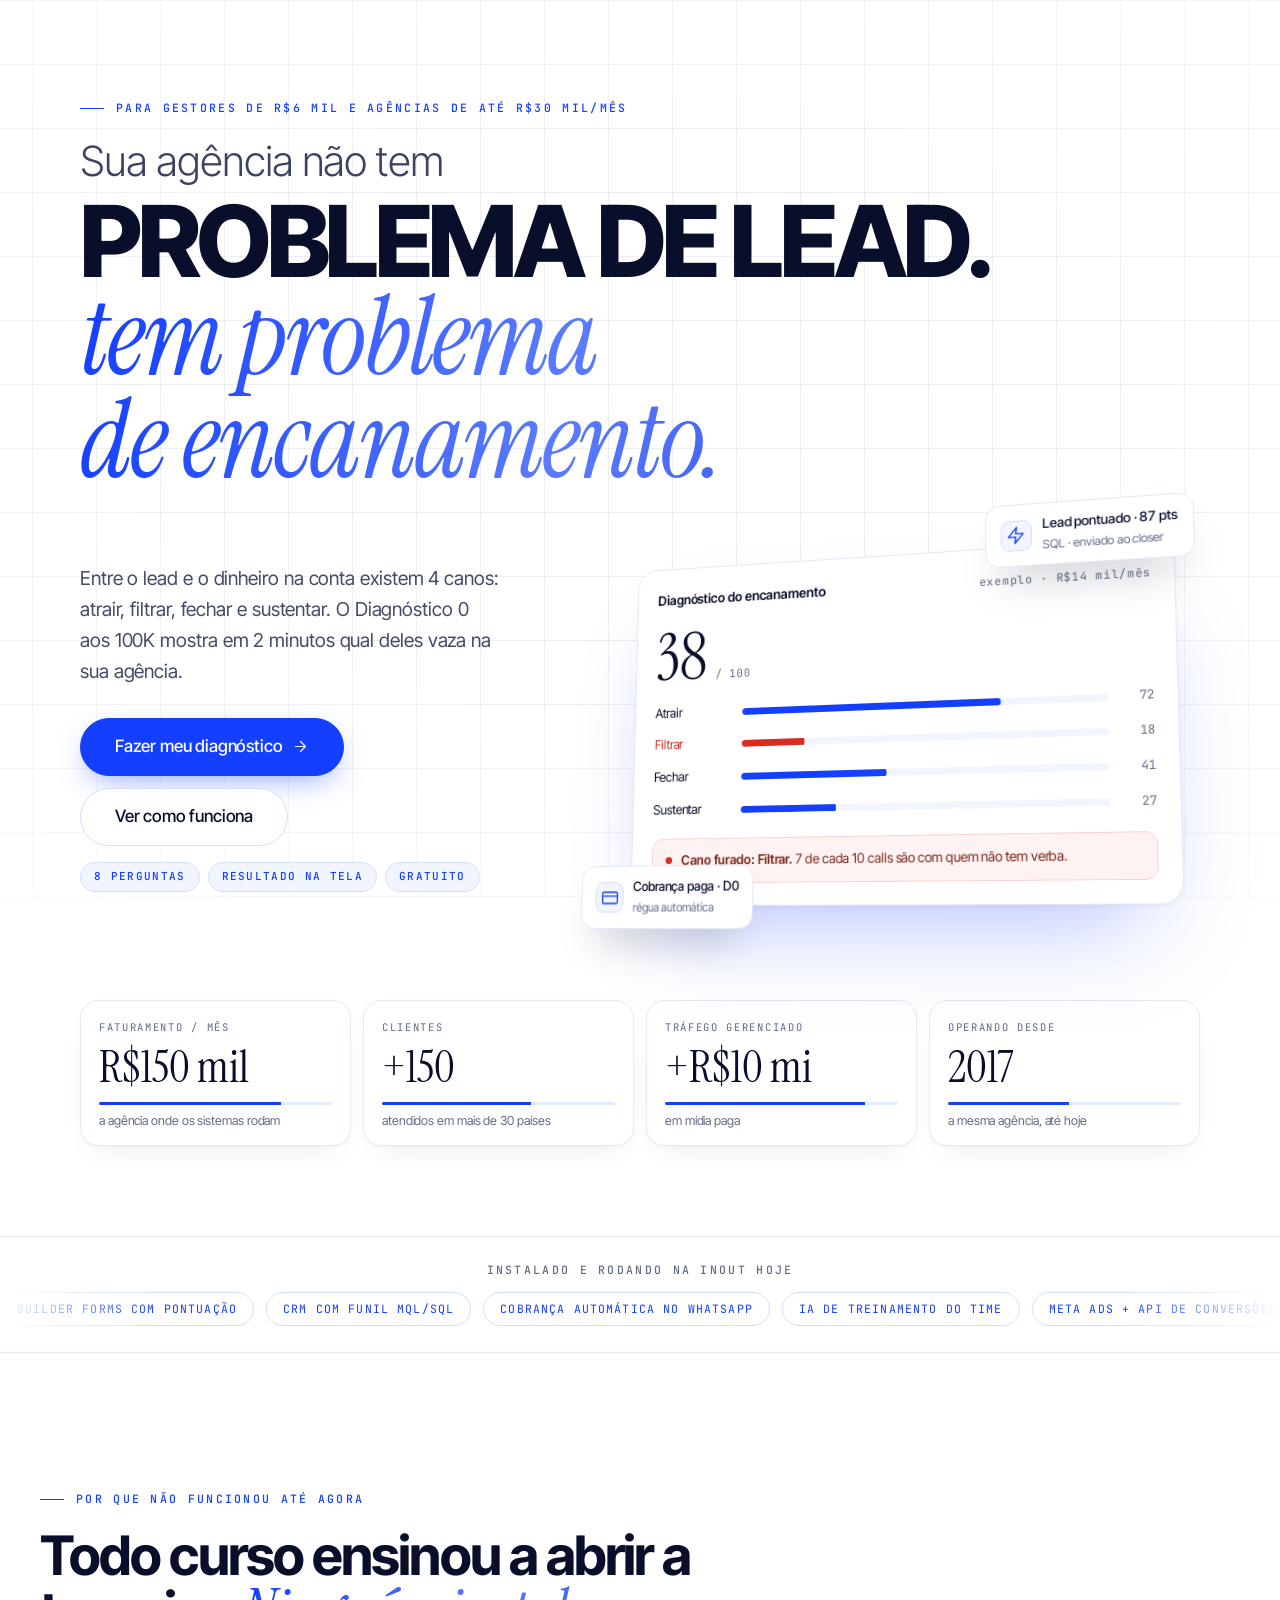
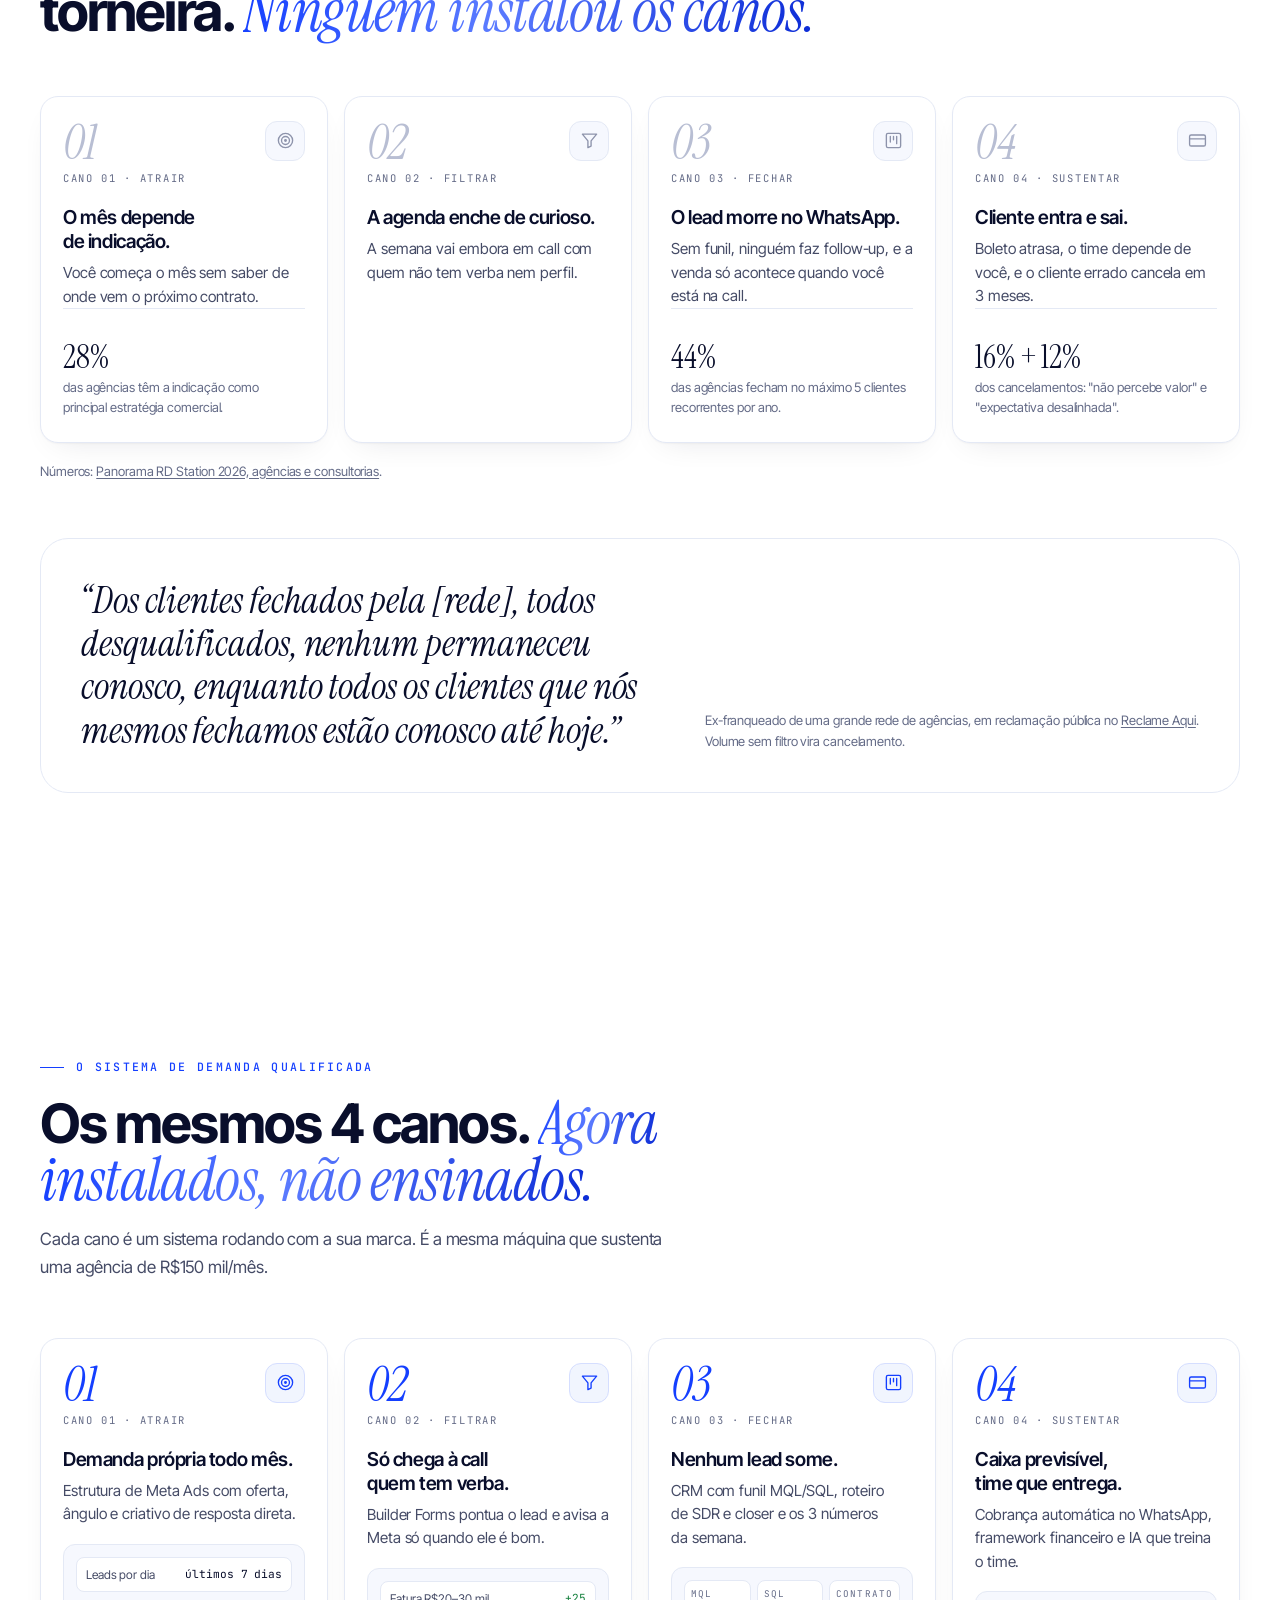
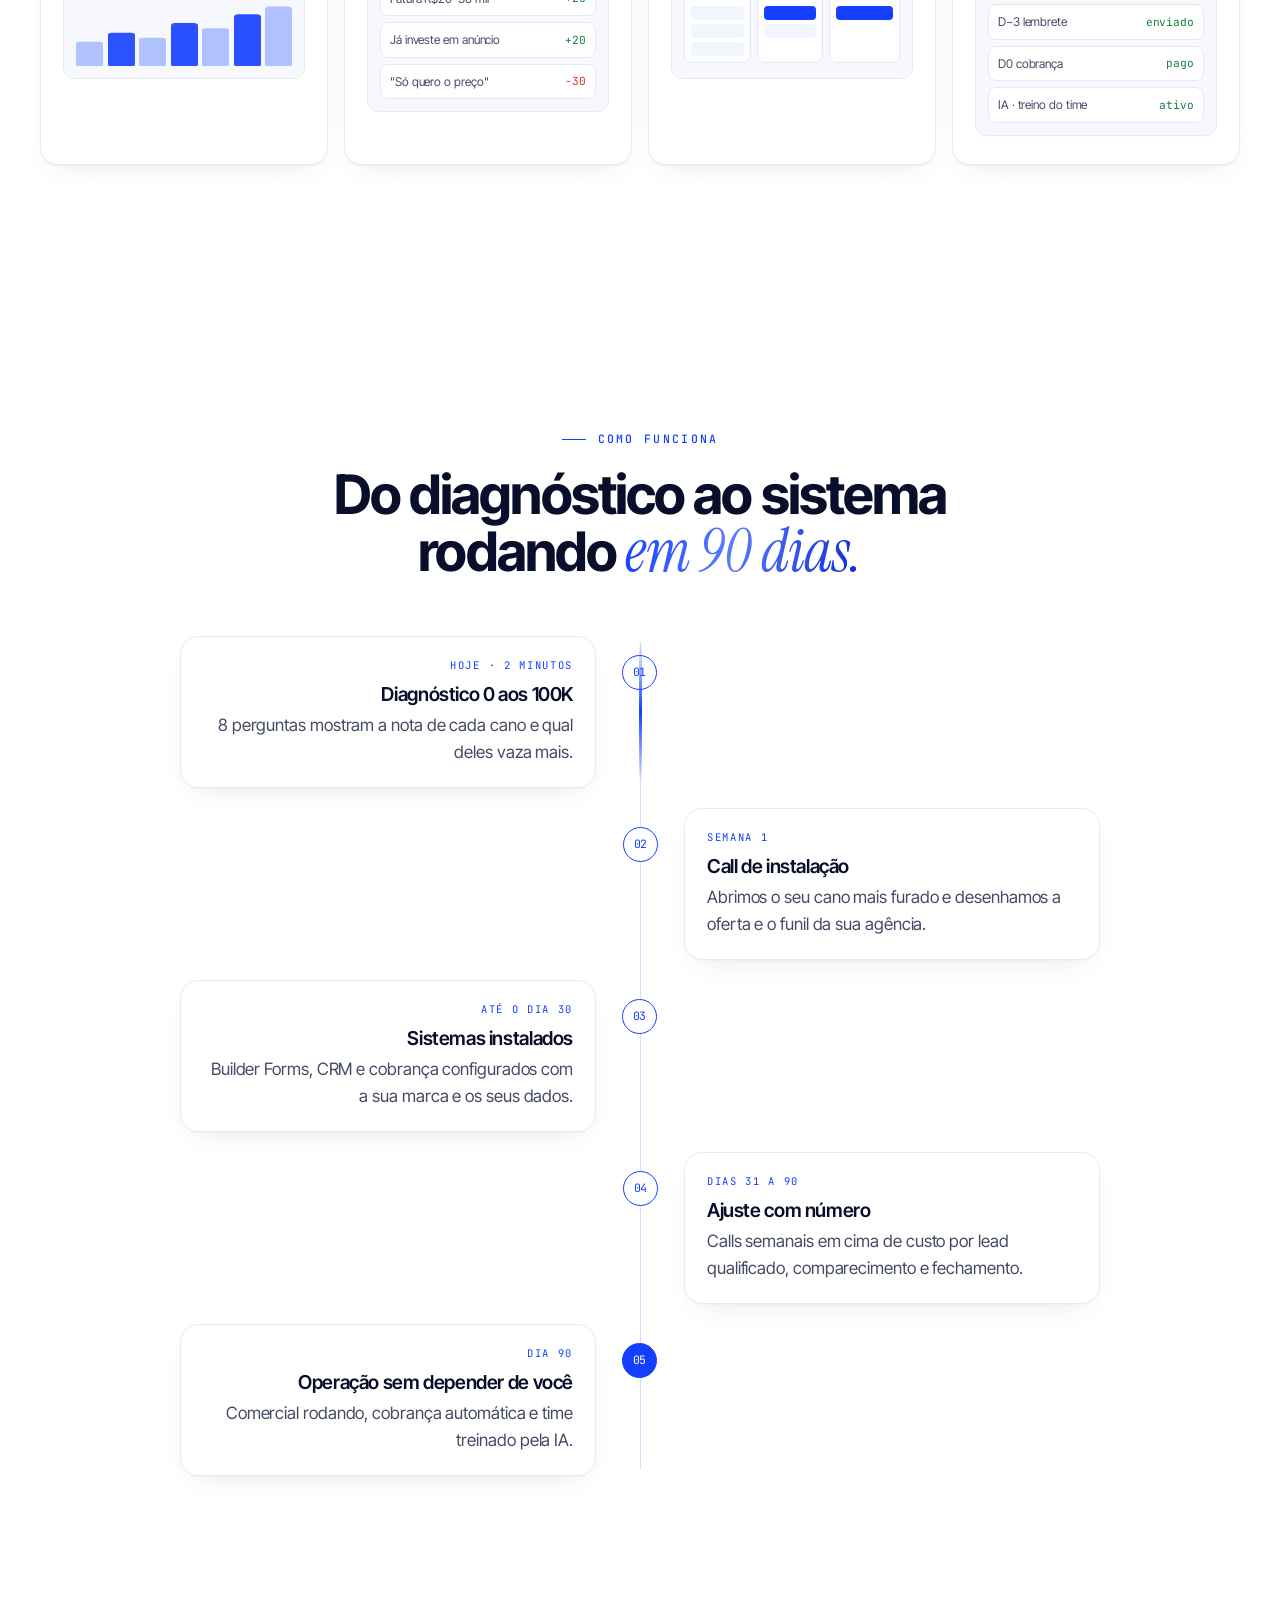
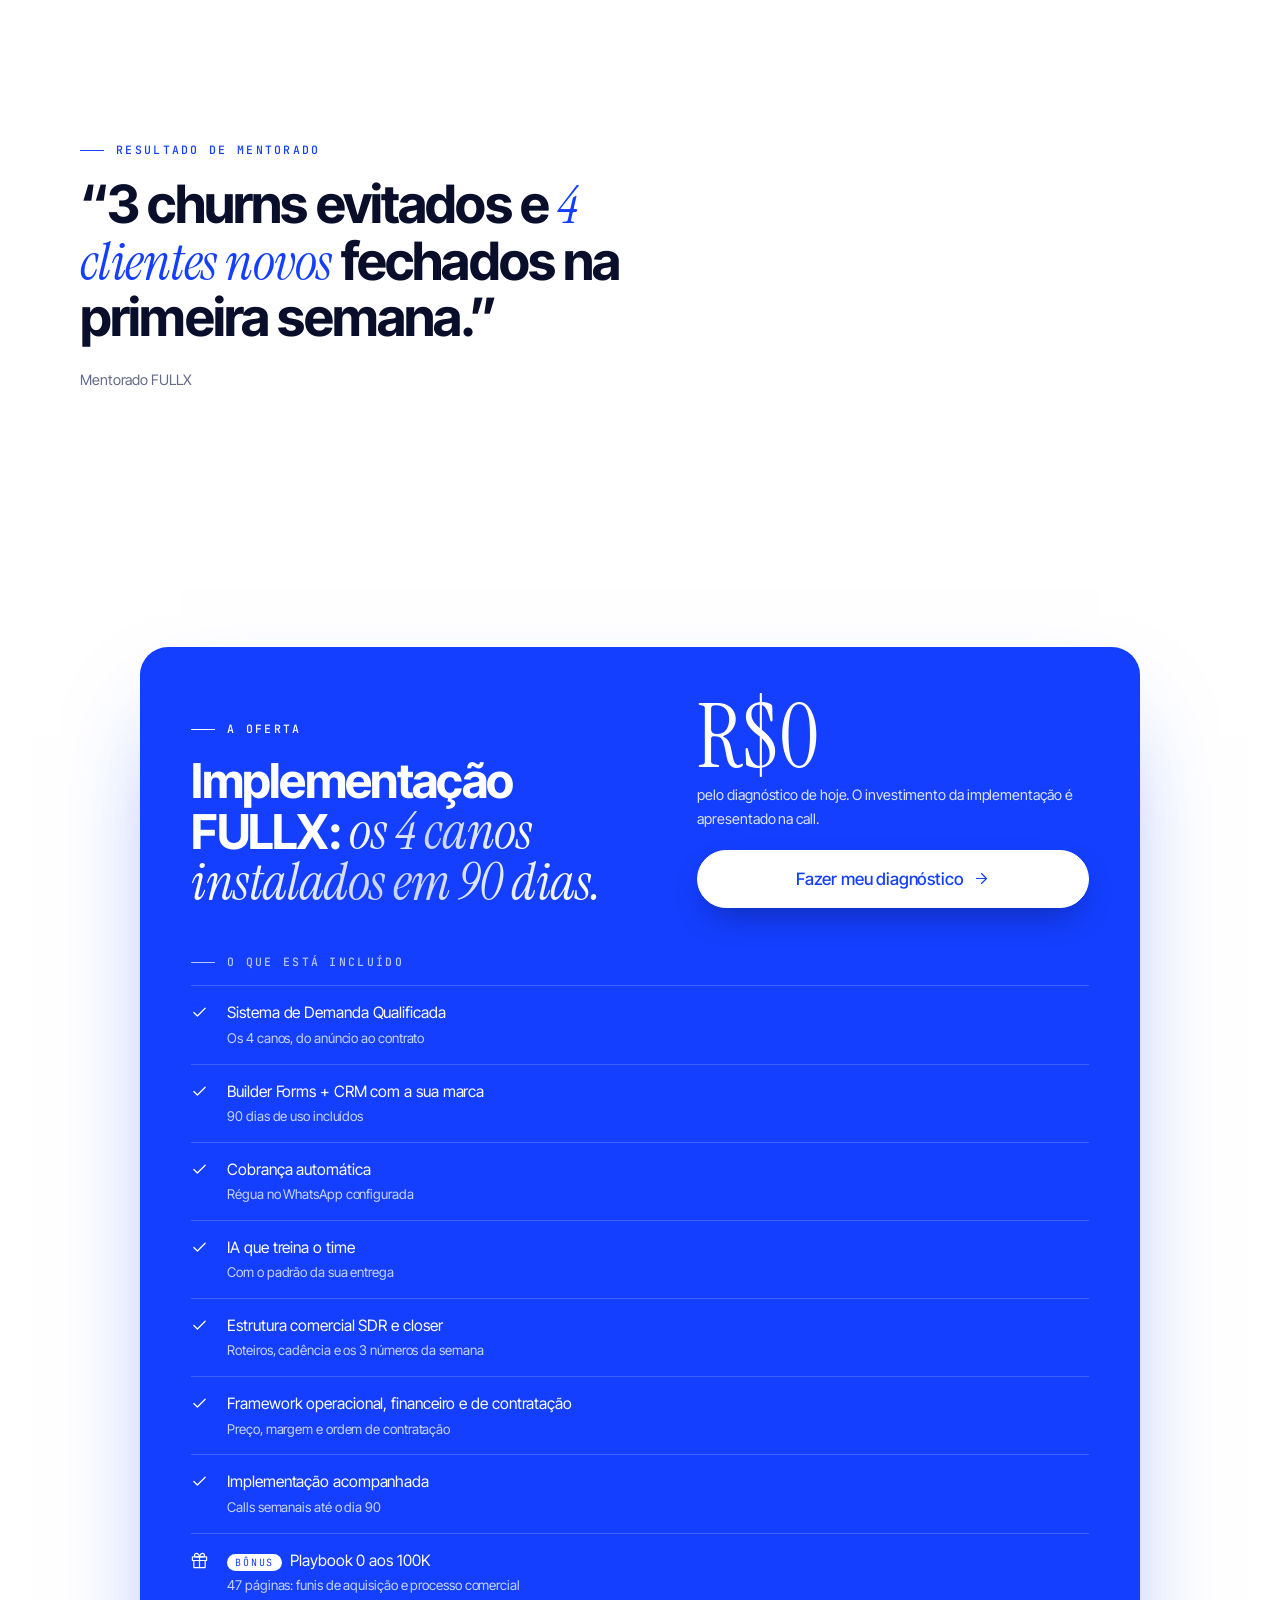
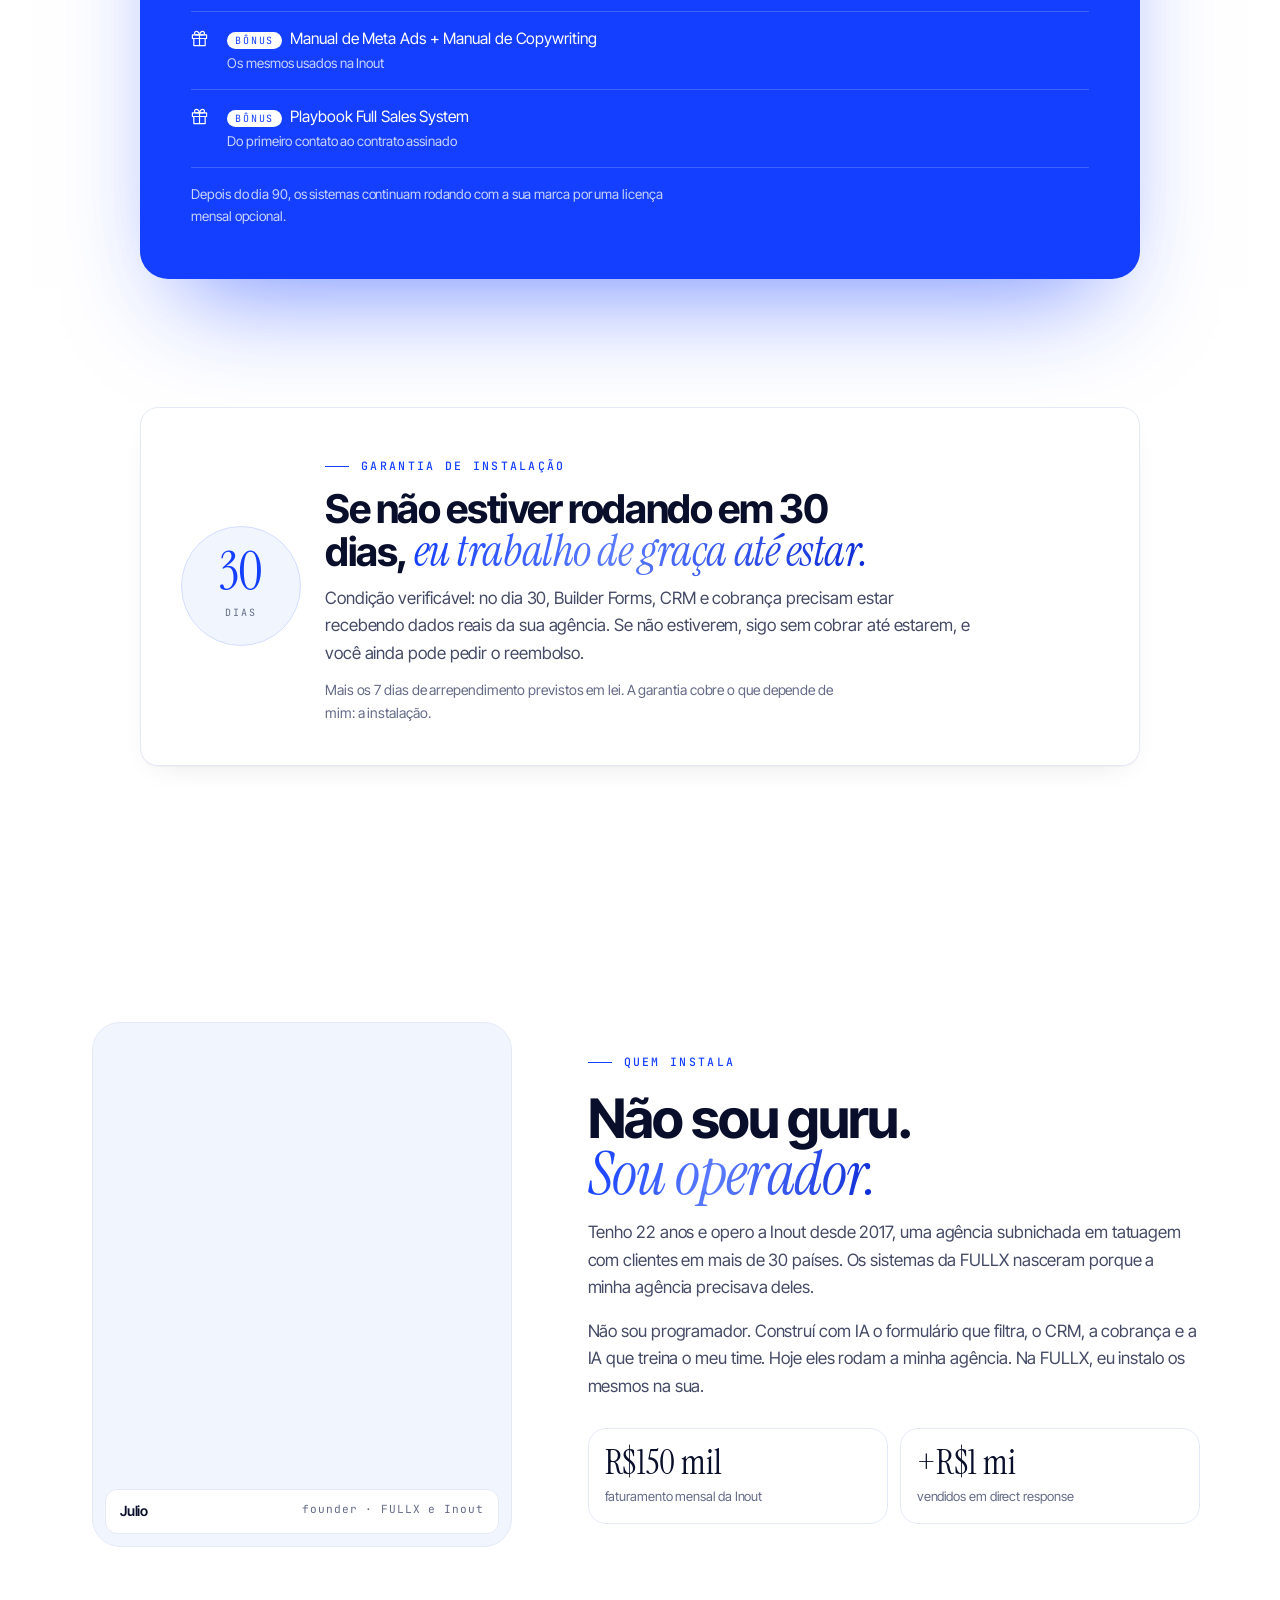
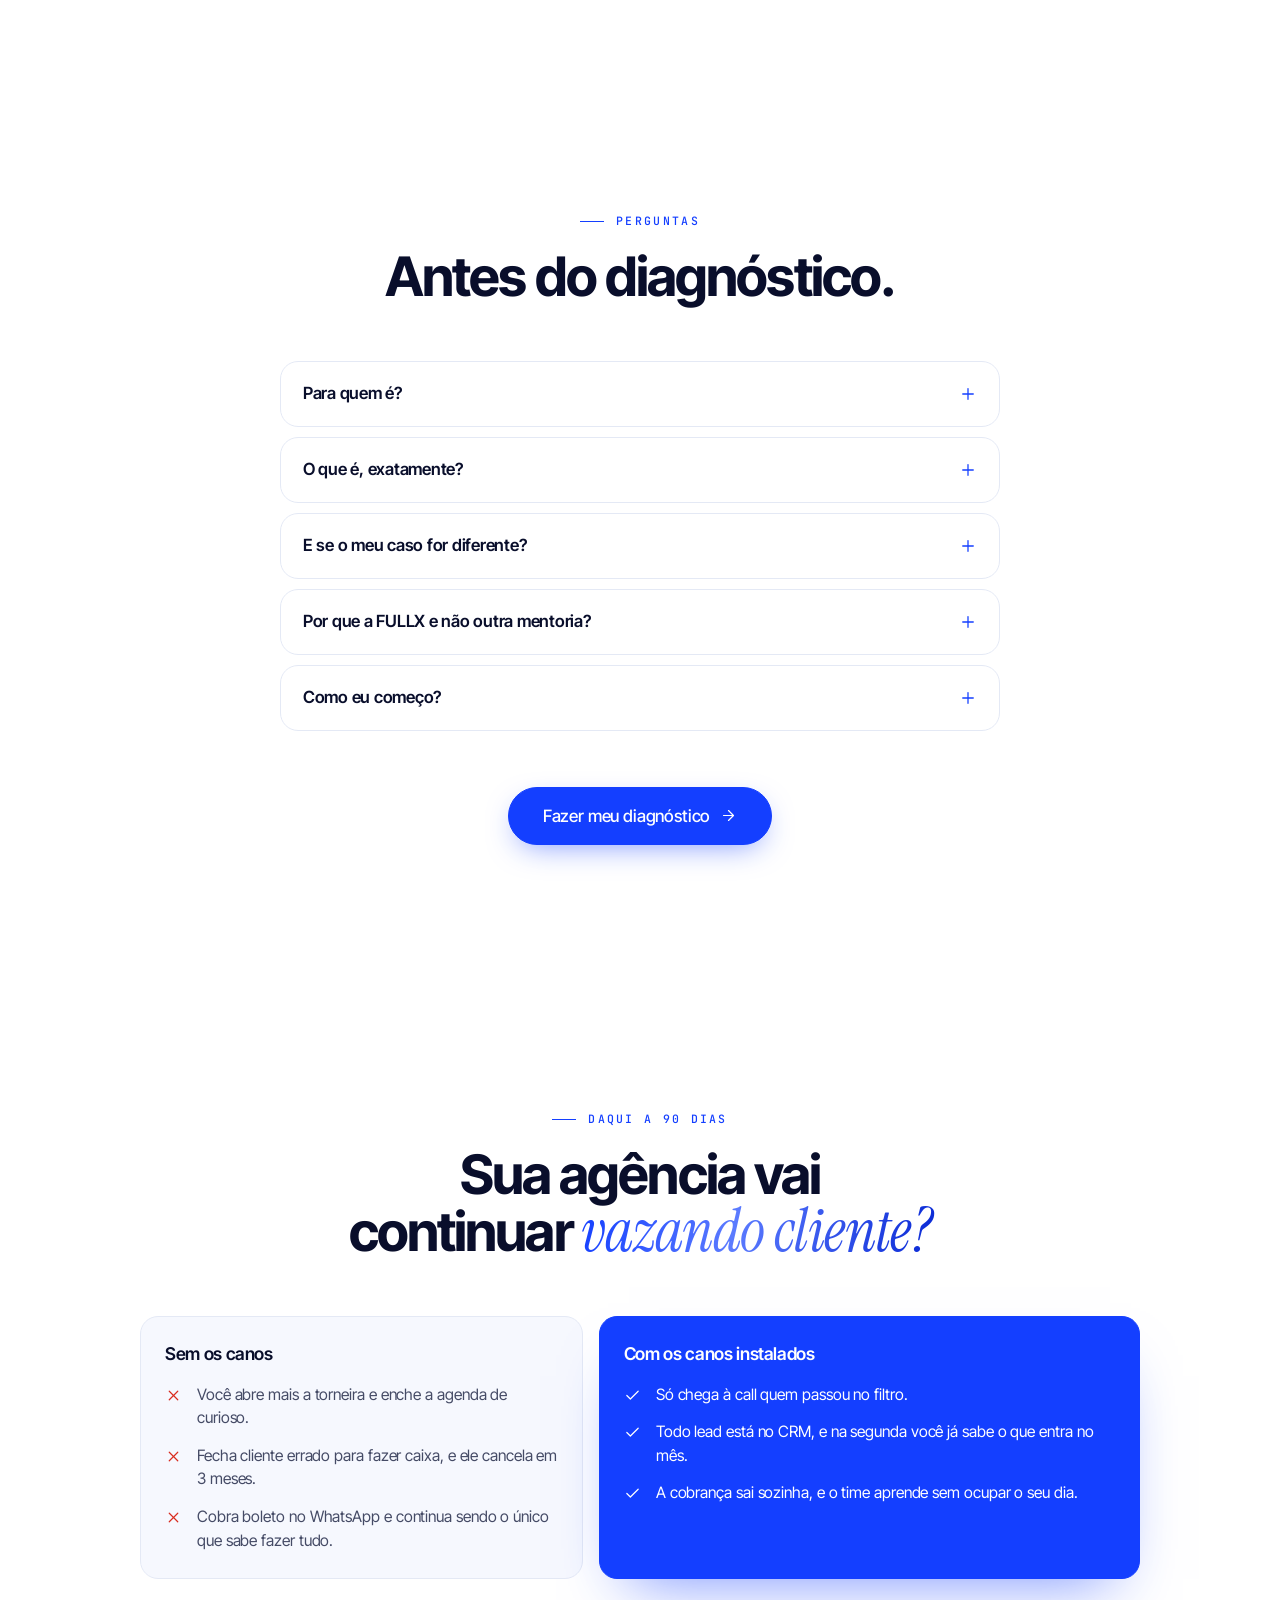
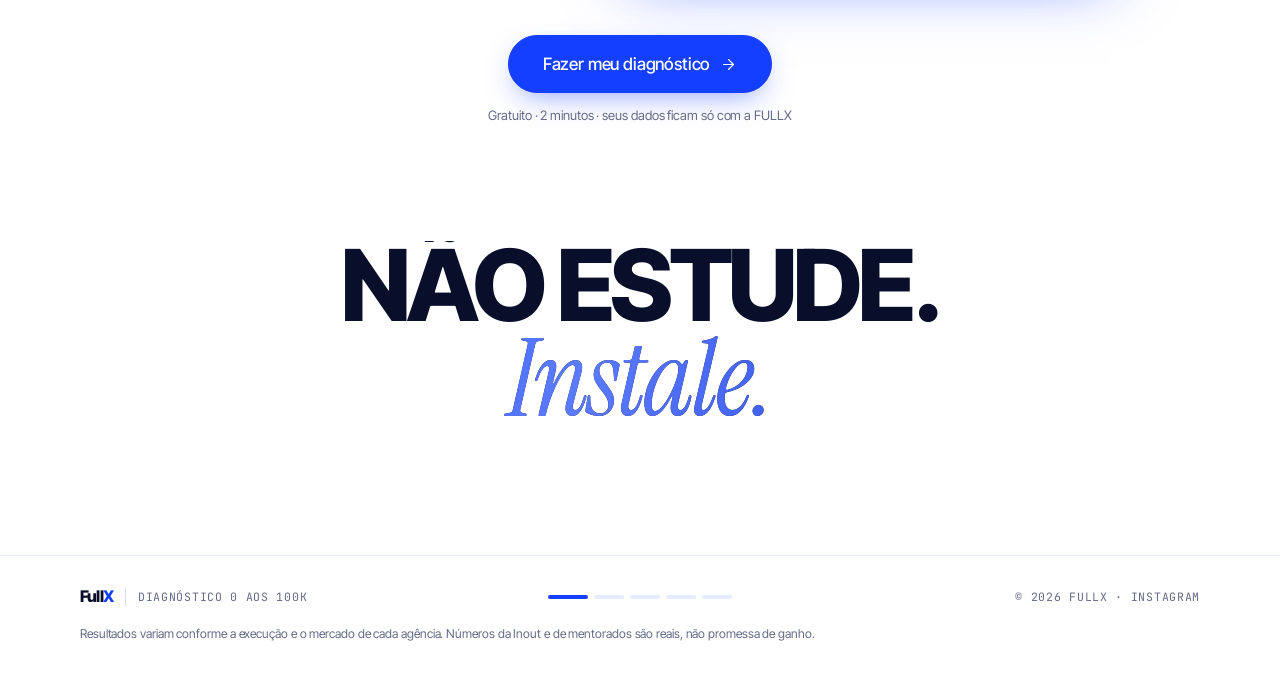
<file: lpfullx/index.html>
<!DOCTYPE html>
<!--
══════════════════════════════════════════════════════════════════════════════════════
  FULLX — DIAGNÓSTICO 0 AOS 100K · v4 (sistema "41 landing pages premium")

  PROJETO
    Produto ......... Implementação FULLX: 4 sistemas instalados na agência em 90 dias
    Público ......... Gestor de tráfego R$6–10 mil/mês e dono de agência R$10–30 mil/mês.
                      Consciente do problema e da solução, cético (já comprou curso/mentoria).
    Objetivo único .. Fazer o Diagnóstico 0 aos 100K → agendar call de instalação
    Mecanismo ....... Sistema de Demanda Qualificada: Atrair → Filtrar → Fechar → Sustentar
    Big Idea ........ Sua agência não tem problema de lead. Tem problema de encanamento.
    Identidade ...... modelada dos PDFs FULLX: azul #143FFF, tinta #090E2B, fundo branco.
                      Inter Tight + Instrument Serif itálico + JetBrains Mono.

  COMO EDITAR
    ✏️ texto   🖼️ foto   🔗 link   ⚠️ compromisso seu (confirme antes de publicar)
    Configure só em DOIS lugares:
      [TRACKING]  topo do <head> → ID do Pixel e do GTM
      [CONFIG]    fim da página  → webhook, agenda, WhatsApp, vagas, página da isca

  ESTRUTURA (Ctrl+F no código)
    [01] NAV  [02] ABERTURA  [03] FAIXA  [04] PROBLEMA  [05] SOLUÇÃO (espelho)
    [06] COMO FUNCIONA  [07] PROVA  [08] OFERTA  [09] GARANTIA  [10] AUTORIDADE
    [11] PERGUNTAS  [12] FECHAMENTO  [13] RODAPÉ + BARRA DO CELULAR
    [M1] DIAGNÓSTICO  [M2] POPUP DE SAÍDA  [CONFIG]  [JS]

  MODO RASCUNHO: no seu computador aparecem caixas tracejadas e [colchetes]. No ar, tudo com
  data-draft some sozinho, e foto não preenchida também.
══════════════════════════════════════════════════════════════════════════════════════
-->
<html lang="pt-BR">
<head>
<meta charset="UTF-8">
<meta name="viewport" content="width=device-width, initial-scale=1.0, viewport-fit=cover">

<!-- ═══ [TRACKING] 📊 Cole o ID entre as aspas. Vazio = desligado. Mais nada a mexer.
     Eventos automáticos: PageView · ViewContent (50% da página) · AbriuDiagnostico · RetomouDiagnostico ·
     EtapaDiagnostico · AbandonouDiagnostico · Lead (só com o webhook recebendo; com event_id para
     deduplicar com a API de Conversões) · LeadQualificado · AgendouCall · CliqueWhatsApp ·
     PopupSaidaVisto · PopupSaidaClique · SaiuParaIsca -->
<script>
window.FULLX_TRACKING = {
  PIXEL_ID: '',   /* 📊 ex.: '123456789012345' */
  GTM_ID:   ''    /* 📊 ex.: 'GTM-ABC1234' */
};
(function(c,w,d){
  if(c.GTM_ID){w.dataLayer=w.dataLayer||[];w.dataLayer.push({'gtm.start':Date.now(),event:'gtm.js'});
    var j=d.createElement('script');j.async=true;j.src='https://www.googletagmanager.com/gtm.js?id='+c.GTM_ID;d.head.appendChild(j)}
  if(c.PIXEL_ID){!function(f,b,e,v,n,t,s){if(f.fbq)return;n=f.fbq=function(){n.callMethod?n.callMethod.apply(n,arguments):n.queue.push(arguments)};
    if(!f._fbq)f._fbq=n;n.push=n;n.loaded=!0;n.version='2.0';n.queue=[];t=b.createElement(e);t.async=!0;t.src=v;
    s=b.getElementsByTagName(e)[0];s.parentNode.insertBefore(t,s)}(w,d,'script','https://connect.facebook.net/en_US/fbevents.js');
    w.fbq('init',c.PIXEL_ID);w.fbq('track','PageView')}
})(window.FULLX_TRACKING,window,document);
</script>

<!-- ✏️ SEO -->
<title>FULLX — Diagnóstico 0 aos 100K para agências</title>
<meta name="description" content="Em 2 minutos, descubra qual dos 4 canos vaza cliente e dinheiro na sua agência. A FULLX instala os sistemas que fecham o vazamento.">
<meta property="og:title" content="Sua agência não tem problema de lead. Tem problema de encanamento.">
<meta property="og:description" content="Diagnóstico 0 aos 100K: gratuito, 2 minutos, resultado na tela.">
<meta property="og:type" content="website">
<meta property="og:image" content=""><!-- 🖼️ 1200x630 -->
<meta name="theme-color" content="#ffffff">
<link rel="canonical" href="https://fullx.com.br/"><!-- 🔗 -->

<link rel="preconnect" href="https://fonts.googleapis.com">
<link rel="preconnect" href="https://fonts.gstatic.com" crossorigin>
<link href="https://fonts.googleapis.com/css2?family=Inter+Tight:wght@300..800&family=Instrument+Serif:ital@0;1&family=JetBrains+Mono:wght@400;500&display=swap" rel="stylesheet">

<style>
/* ═════ IDENTIDADE FULLX (modelada dos PDFs: Playbook 10X, 250 Testes, Estudo e Playbook Meta Ads) ═════
   Cor ........ azul elétrico #143FFF · tinta #090E2B · fundo branco · tom #F1F5FE
   Tipografia . Inter Tight (sans: leve na entrada, pesada em CAIXA ALTA no impacto)
                Instrument Serif itálico (a virada em azul + números grandes)
                JetBrains Mono (rótulos "— ESTUDO 01 · META ADS")
   Gráficos ... grade fina de linhas · esfera pontilhada · cards brancos com 1 card azul cheio ·
                chips em pílula mono · rodapé com barra segmentada e paginação
   Status (ok / falha) é separado do azul da marca e nunca decorativo. */
:root{
  --blue:#143FFF;--blue-d:#0F30CC;--blue-50:#F1F5FE;--blue-100:#E6ECFF;--blue-200:#CCD8FF;--blue-300:#A9BCFF;
  --ink:#090E2B;--t2:#454B66;--t3:#646B87;
  --bg:#FFFFFF;--bg-2:#F6F8FE;--line:#E4E9F5;--line-2:#D5DEFF;
  --ok:#15803D;--ok-bg:#ECFDF3;--bad:#D92D20;--bad-bg:#FEF3F2;--bad-line:#FECDCA;
  --sh-card:0 1px 2px rgba(9,14,43,.04),0 12px 32px -16px rgba(9,14,43,.12);
  --sh-lift:0 2px 4px rgba(9,14,43,.05),0 28px 60px -28px rgba(20,63,255,.28);
  --glow:0 10px 30px -10px rgba(20,63,255,.55);
  --ff:"Inter Tight","Inter",-apple-system,BlinkMacSystemFont,"Segoe UI",Roboto,sans-serif;
  --fs:"Instrument Serif",Georgia,"Times New Roman",serif;
  --fm:"JetBrains Mono",ui-monospace,SFMono-Regular,Menlo,monospace;
  --e1:cubic-bezier(.4,0,.2,1);--e2:cubic-bezier(.16,1,.3,1);
  --r-card:18px;--r-block:28px;
  --w-cards:1320px;--w-mix:1200px;--w-steps:1000px;--w-faq:800px;
  --sec:clamp(64px,10vw,140px);--after-head:56px;
}
*,*::before,*::after{box-sizing:border-box;margin:0;padding:0}
[hidden]{display:none!important}
html{scroll-behavior:smooth;-webkit-text-size-adjust:100%;scroll-padding-top:16px}
body{font-family:var(--ff);background:var(--bg);color:var(--t2);font-size:1.0625rem;font-weight:400;line-height:1.62;letter-spacing:-.005em;-webkit-font-smoothing:antialiased;text-rendering:optimizeLegibility}
a{color:inherit}
button,select{font:inherit;color:inherit}
img,svg{max-width:100%;display:block}
:focus-visible{outline:2px solid var(--blue);outline-offset:3px;border-radius:8px}
.wrap{width:100%;max-width:var(--w-mix);margin:0 auto;padding:0 clamp(16px,5vw,40px)}
.wrap.cards{max-width:var(--w-cards)}.wrap.steps{max-width:var(--w-steps)}.wrap.faq-w{max-width:var(--w-faq)}
.ic{fill:none;stroke:currentColor;stroke-width:1.7px;stroke-linecap:round;stroke-linejoin:round;width:1em;height:1em;flex:none;display:inline-block;vertical-align:middle}

/* tipografia: sans pesada + virada em serifada itálica azul */
h1,h2,h3{color:var(--ink);text-wrap:balance}
h2{font-size:clamp(2rem,4.4vw,3.4rem);font-weight:700;line-height:1.04;letter-spacing:-.035em}
h3{font-size:1.2rem;font-weight:600;line-height:1.25;letter-spacing:-.02em}
h2 .mute,h3 .mute,.sf{font-family:var(--fs);font-style:italic;font-weight:400;color:var(--blue);letter-spacing:-.01em;font-size:1.1em;line-height:.95}
p{text-wrap:pretty;max-width:65ch}
b,strong{font-weight:600;color:var(--ink)}
.label{display:inline-flex;align-items:center;gap:12px;font-family:var(--fm);font-size:11.5px;font-weight:500;letter-spacing:.2em;text-transform:uppercase;line-height:1.3;color:var(--blue)}
.label::before{content:"";width:24px;height:1px;background:currentColor;flex:none}
.cap{font-size:.8125rem;color:var(--t3)}
.cap a{color:inherit;text-underline-offset:2px}
.mono{font-family:var(--fm);font-size:.72rem;letter-spacing:.06em;color:var(--t3)}
.num,.serif-num{font-family:var(--fs);font-weight:400;font-variant-numeric:lining-nums tabular-nums;letter-spacing:-.02em}

/* abertura no formato dos PDFs: frase leve · IMPACTO EM CAIXA ALTA · virada em serifada itálica */
.h1{color:var(--ink);max-width:none}
.h1 .pre{display:block;font-size:clamp(1.5rem,1rem + 2.4vw,2.6rem);font-weight:300;letter-spacing:-.025em;line-height:1.1;color:#3B4262}
.h1 .big{display:block;margin-top:.12em;font-size:clamp(2.5rem,1rem + 6.6vw,6.2rem);font-weight:800;text-transform:uppercase;letter-spacing:-.045em;line-height:.9}
.h1 .turn{display:block;font-family:var(--fs);font-style:italic;font-weight:400;font-size:clamp(2.8rem,1rem + 7.4vw,6.8rem);letter-spacing:-.02em;line-height:.95;color:var(--blue);padding-bottom:.06em}

/* botões em pílula */
.btn{display:inline-flex;align-items:center;justify-content:center;gap:10px;min-height:52px;padding:14px 30px;border-radius:9999px;border:1px solid transparent;font-size:1rem;font-weight:500;letter-spacing:-.01em;line-height:1.2;text-decoration:none;cursor:pointer;white-space:nowrap;
  transition:box-shadow .3s var(--e1),transform .15s var(--e1),background .15s var(--e1),border-color .15s var(--e1),color .15s var(--e1)}
.btn .ic{width:17px;height:17px;transition:transform .15s var(--e1)}
.btn:hover .ic.arr{transform:translateX(3px)}
.btn-p{color:#fff;background:var(--blue);border-color:var(--blue);box-shadow:var(--glow)}
.btn-p:hover{background:var(--blue-d);border-color:var(--blue-d);transform:translateY(-2px);box-shadow:0 16px 36px -12px rgba(20,63,255,.7)}
.btn-p[disabled]{opacity:.6;cursor:progress;transform:none}
.btn-s{color:var(--ink);background:#fff;border-color:var(--line-2)}
.btn-s:hover{border-color:var(--blue);color:var(--blue)}
.btn-lg{min-height:58px;padding:16px 34px;font-size:1.0625rem}
.btn-full{width:100%}
.btn-link{background:none;border:0;cursor:pointer;color:var(--t3);font-size:.9rem;min-height:44px;padding:0 8px;text-decoration:underline;text-underline-offset:3px}
@media(max-width:639px){.btn{white-space:normal}.btn-m{width:100%}}

/* chips mono em pílula */
.tag,.chip{display:inline-flex;align-items:center;gap:9px;min-height:30px;padding:5px 13px;border-radius:9999px;font-family:var(--fm);font-size:11px;font-weight:500;letter-spacing:.12em;text-transform:uppercase;color:var(--blue);background:var(--blue-50);border:1px solid var(--line-2)}
.dot{position:relative;width:7px;height:7px;border-radius:50%;background:var(--ok);flex:none}
.dot::after{content:"";position:absolute;inset:0;border-radius:50%;background:inherit;opacity:.5}
@media(prefers-reduced-motion:no-preference){.dot::after{animation:sonar 2s var(--e1) infinite}}
@keyframes sonar{to{transform:scale(3);opacity:0}}
.dot.bad{background:var(--bad)}

/* cards brancos · card azul cheio */
.card{position:relative;border-radius:var(--r-card);background:#fff;border:1px solid var(--line);box-shadow:var(--sh-card);transition:border-color .3s var(--e1),transform .3s var(--e1),box-shadow .3s var(--e1)}
.card.hov:hover{border-color:var(--blue-300);transform:translateY(-3px);box-shadow:var(--sh-lift)}
.card.fill{background:var(--blue);border-color:var(--blue);color:#DCE4FF;box-shadow:0 30px 60px -30px rgba(20,63,255,.6)}
.card.fill h3,.card.fill b{color:#fff}
.card.fill .chip{color:#fff;background:rgba(255,255,255,.12);border-color:rgba(255,255,255,.28)}
.ib{width:40px;height:40px;border-radius:12px;display:grid;place-items:center;flex:none;color:#8D93AB;background:var(--bg-2);border:1px solid var(--line)}
.ib .ic{width:19px;height:19px}
.ib.on{color:var(--blue);background:var(--blue-50);border-color:var(--line-2)}

/* gráficos de fundo: grade fina de linhas + esfera pontilhada */
.gridbg{position:absolute;inset:0;pointer-events:none;background-image:linear-gradient(to right,rgba(20,63,255,.055) 1px,transparent 1px),linear-gradient(to bottom,rgba(20,63,255,.055) 1px,transparent 1px);background-size:72px 72px;
  -webkit-mask-image:linear-gradient(180deg,#000,transparent 85%);mask-image:linear-gradient(180deg,#000,transparent 85%)}
.orb{position:absolute;pointer-events:none;width:min(560px,80vw);aspect-ratio:1;border-radius:50%;
  background:radial-gradient(circle,rgba(20,63,255,.42) 1.3px,transparent 1.6px) 0 0/13px 13px;
  -webkit-mask-image:radial-gradient(circle at 40% 38%,#000 0,rgba(0,0,0,.65) 35%,transparent 70%);mask-image:radial-gradient(circle at 40% 38%,#000 0,rgba(0,0,0,.65) 35%,transparent 70%);opacity:.55}
@media(prefers-reduced-motion:no-preference){.orb{animation:orbit 40s linear infinite}}
@keyframes orbit{to{transform:rotate(360deg)}}

/* revelar ao rolar com desfoque */
@keyframes revelar{from{opacity:0;transform:translateY(30px);filter:blur(8px)}to{opacity:1;transform:none;filter:blur(0)}}
.js .rv{animation:revelar .8s var(--e2) both;animation-play-state:paused;animation-delay:var(--d,0s)}
.js .rv.on{animation-play-state:running}
.stag > .rv:nth-child(2){--d:.08s}.stag > .rv:nth-child(3){--d:.16s}.stag > .rv:nth-child(4){--d:.24s}.stag > .rv:nth-child(5){--d:.32s}.stag > .rv:nth-child(6){--d:.4s}

/* mídia a trocar + rascunho */
.ph{position:relative;display:grid;place-items:center;text-align:center;overflow:hidden;background:repeating-linear-gradient(135deg,rgba(20,63,255,.04) 0 10px,transparent 10px 20px),var(--bg-2);border:1px dashed var(--line-2);color:var(--t3);font-size:.8rem;line-height:1.4;padding:16px}
.ph span{max-width:28ch}
.ph img{position:absolute;inset:0;width:100%;height:100%;object-fit:cover;border:0}
html:not(.draft) [data-draft]{display:none!important}
html:not(.draft) .ph:not(:has(img)){display:none!important}
.draft-bar{display:none;position:relative;z-index:200;background:#FEF7E0;color:#6B4E00;font-size:.78rem;padding:8px 16px;text-align:center;border-bottom:1px solid #F5DFA0}
html.draft .draft-bar{display:block}
.todo{background:#FEF0C7;color:#6B4E00;border-radius:4px;padding:0 4px}

/* seções */
.sec{position:relative;padding:var(--sec) 0}
.alt{background:var(--bg-2)}
.head{position:relative;margin-bottom:var(--after-head);max-width:820px}
.head .label+h2{margin-top:18px}
.head p{margin-top:18px;font-size:1.0625rem}
.head.c{text-align:center;margin-left:auto;margin-right:auto}
.head.c .label{justify-content:center}
.head.c p{margin-left:auto;margin-right:auto}
.cta-c{margin-top:var(--after-head);display:flex;flex-direction:column;align-items:center;gap:12px;text-align:center}

/* topo fixo no formato do cabeçalho dos PDFs: "FULLX · ESTUDO META ADS" */
.nav{position:fixed;z-index:70;top:0;left:0;right:0;background:rgba(255,255,255,.86);border-bottom:1px solid var(--line);-webkit-backdrop-filter:blur(14px) saturate(1.4);backdrop-filter:blur(14px) saturate(1.4)}
.nav-in{max-width:var(--w-mix);margin:0 auto;padding:10px clamp(16px,5vw,40px);display:flex;justify-content:space-between;align-items:center;gap:12px}
.nav-l{display:flex;align-items:center;gap:14px;min-width:0}
.nav-l .mono{white-space:nowrap;overflow:hidden;text-overflow:ellipsis}
.nav-l .sep{color:var(--line-2)}
html.draft .nav{top:34px}
.brand{font-size:1.2rem;font-weight:800;letter-spacing:-.05em;color:var(--ink);text-decoration:none;display:inline-flex;align-items:center;min-height:44px}
.brand i{font-style:normal;color:var(--blue)}
.nav .btn{min-height:44px;padding:10px 20px;font-size:.92rem}
@media(max-width:639px){.nav .btn,.nav-l .sep,.nav-l .mono{display:none}}

/* perguntas sem JS: grid-template-rows 0fr → 1fr */
.faq{display:grid;gap:10px}
.qa{border-radius:var(--r-card);background:#fff;border:1px solid var(--line);transition:border-color .3s var(--e1),box-shadow .3s var(--e1)}
.qa:has(input:checked){border-color:var(--blue-300);box-shadow:var(--sh-card)}
.qa input{position:absolute;opacity:0;width:1px;height:1px}
.qa label{display:flex;justify-content:space-between;align-items:center;gap:16px;min-height:64px;padding:18px 22px;cursor:pointer;font-size:1.05rem;font-weight:600;color:var(--ink);letter-spacing:-.015em}
.qa label .ic{width:18px;height:18px;color:var(--blue);transition:transform .3s var(--e1)}
.qa:has(input:checked) label .ic{transform:rotate(45deg)}
.qa:has(input:focus-visible){outline:2px solid var(--blue);outline-offset:3px}
.ans{display:grid;grid-template-rows:0fr;transition:grid-template-rows .3s ease-out}
.ans > div{min-height:0;overflow:hidden}
.ans p{padding:0 22px 20px;font-size:.98rem}
.qa:has(input:checked) .ans{grid-template-rows:1fr}

/* rodapé no formato dos PDFs: marca | descrição · barra segmentada · paginação */
.foot{padding:28px 0 36px;border-top:1px solid var(--line);font-size:.8125rem;color:var(--t3)}
.foot-in{display:grid;gap:14px;align-items:center;grid-template-columns:1fr}
@media(min-width:760px){.foot-in{grid-template-columns:1fr auto 1fr}}
.foot-l{display:flex;align-items:center;gap:12px}
.foot-l .brand{font-size:1rem;min-height:0}
.foot-l .mono{border-left:1px solid var(--line-2);padding-left:12px}
.segs{display:flex;gap:6px;justify-self:center}
.segs i{width:30px;height:4px;border-radius:4px;background:var(--blue-100)}
.segs i:first-child{width:40px;background:var(--blue)}
.foot-r{justify-self:end;text-align:right}
@media(max-width:759px){.foot-r{justify-self:start;text-align:left}.segs{justify-self:start}}
.foot .disc{grid-column:1/-1;font-size:.76rem;max-width:none}
.foot a{text-decoration:none}
.foot a:hover{color:var(--blue)}

.mbar{position:fixed;left:0;right:0;bottom:0;z-index:60;padding:10px 16px calc(10px + env(safe-area-inset-bottom));background:rgba(255,255,255,.94);border-top:1px solid var(--line);-webkit-backdrop-filter:blur(12px);backdrop-filter:blur(12px);transform:translateY(110%);transition:transform .3s var(--e1)}
.mbar.show{transform:none}
.mbar .btn{width:100%}
@media(min-width:640px){.mbar{display:none}}
@media(max-width:639px){body{padding-bottom:80px}}

/* ═════ PÁGINA DO DIAGNÓSTICO ═════ */
/* [02] abertura */
.hero{position:relative;overflow:clip;padding:clamp(48px,7vw,104px) 0 clamp(56px,7vw,96px)}
.hero .orb{right:-180px;top:40px}
.hero .wrap{position:relative}
.hero .h1{margin-top:22px}
.hero-g{display:grid;gap:clamp(48px,6vw,64px);align-items:center;margin-top:clamp(32px,4vw,52px)}
@media(min-width:1040px){.hero-g{grid-template-columns:.42fr .58fr}}
.hero .lead{font-size:clamp(1.0625rem,1rem + .3vw,1.2rem);max-width:44ch}
.hero-cta{margin-top:30px;display:flex;flex-wrap:wrap;gap:12px}
@media(max-width:639px){.hero-cta{flex-direction:column}}
.hero-meta{margin-top:16px;display:flex;flex-wrap:wrap;gap:8px}

/* painel do resultado em 3D estático */
.stage{perspective:1400px;max-width:560px;width:100%;margin:0 auto}
.panel{position:relative;padding:22px;border-radius:22px;background:#fff;border:1px solid var(--line);box-shadow:0 2px 4px rgba(9,14,43,.04),0 50px 90px -40px rgba(20,63,255,.35);
  transform:rotateX(8deg) rotateY(-14deg);transform-style:preserve-3d;transition:transform .8s var(--e2)}
.stage:hover .panel{transform:rotateX(3deg) rotateY(-5deg)}
@media(max-width:1039px){.panel{transform:rotateX(6deg)}}
.p-top{display:flex;justify-content:space-between;align-items:center;gap:10px;font-size:.88rem;color:var(--ink)}
.p-top b{font-weight:600}
.p-score{display:flex;align-items:baseline;gap:10px;margin:14px 0 4px}
.p-score strong{font-family:var(--fs);font-size:4.4rem;font-weight:400;line-height:1;color:var(--ink)}
.p-rows{list-style:none;display:grid;gap:12px;margin-top:14px}
.p-rows li{display:grid;grid-template-columns:84px 1fr 32px;gap:12px;align-items:center;font-size:.84rem;color:var(--ink)}
.track{height:7px;border-radius:9999px;background:var(--blue-50);overflow:hidden}
.bfill{display:block;height:100%;border-radius:9999px;background:var(--blue);transform-origin:left;transform:scaleX(var(--v,0))}
.p-rows li.bad{color:var(--bad)}.p-rows li.bad .bfill{background:var(--bad)}
.p-rows .n{text-align:right;font-family:var(--fm);font-size:.75rem;color:var(--t3)}
.p-alert{margin-top:18px;display:flex;gap:10px;align-items:flex-start;padding:12px 14px;border-radius:12px;background:var(--bad-bg);border:1px solid var(--bad-line);font-size:.84rem;line-height:1.45;color:#7A271A}
.p-alert b{color:#7A271A}
.p-alert .dot{margin-top:6px}
.chipf{position:absolute;display:flex;align-items:center;gap:10px;padding:10px 14px;border-radius:14px;background:#fff;border:1px solid var(--line);box-shadow:0 24px 44px -20px rgba(9,14,43,.35);font-size:.8rem;font-weight:500;color:var(--ink);white-space:nowrap;transform:translateZ(60px)}
.chipf small{display:block;font-weight:400;font-size:.72rem;color:var(--t3)}
.chipf .ib{width:30px;height:30px;border-radius:9px}
.chipf.c1{right:-22px;top:-26px}
.chipf.c2{left:-26px;bottom:-24px}
@media(max-width:560px){.chipf.c1{right:-6px;top:-30px}.chipf.c2{left:-6px;bottom:-30px}}

/* quatro números de prova — numeral serifado, como "R$ 1,57 mi" nos PDFs */
.proofnums{list-style:none;margin-top:clamp(64px,8vw,96px);display:grid;grid-template-columns:repeat(2,1fr);gap:12px}
@media(min-width:860px){.proofnums{grid-template-columns:repeat(4,1fr)}}
.proofnums li{padding:18px 18px 16px;border-radius:var(--r-card);background:#fff;border:1px solid var(--line);box-shadow:var(--sh-card)}
.proofnums li > span:first-child{display:block;font-family:var(--fm);font-size:10.5px;letter-spacing:.16em;text-transform:uppercase;color:var(--t3)}
.proofnums strong{display:block;margin-top:8px;font-family:var(--fs);font-size:clamp(2rem,1.4rem + 1.8vw,2.9rem);font-weight:400;line-height:1;color:var(--ink)}
.proofnums i{display:block;margin-top:12px;height:3px;border-radius:3px;background:var(--blue-100);overflow:hidden}
.proofnums i::after{content:"";display:block;height:100%;width:var(--w,60%);background:var(--blue)}
.proofnums small{display:block;margin-top:8px;font-size:.78rem;color:var(--t3);line-height:1.35}

/* [03] faixa */
.strip{padding:26px 0;border-top:1px solid var(--line);border-bottom:1px solid var(--line);background:var(--bg-2)}
.strip .label{display:flex;justify-content:center;color:var(--t3);margin-bottom:14px}
.strip .label::before{display:none}
.marq{overflow:hidden;-webkit-mask-image:linear-gradient(90deg,transparent,#000 12%,#000 88%,transparent);mask-image:linear-gradient(90deg,transparent,#000 12%,#000 88%,transparent)}
.marq-t{display:flex;gap:12px;width:max-content}
@media(prefers-reduced-motion:no-preference){.marq-t{animation:marquee 40s linear infinite}}
@keyframes marquee{to{transform:translateX(-50%)}}
.marq-t span{display:inline-flex;align-items:center;min-height:34px;padding:6px 16px;border-radius:9999px;background:#fff;border:1px solid var(--line-2);font-family:var(--fm);font-size:11.5px;letter-spacing:.1em;text-transform:uppercase;color:var(--blue);white-space:nowrap}

/* [04][05] problema / solução espelhados */
.grid4{display:grid;gap:16px;counter-reset:c}
@media(min-width:700px){.grid4{grid-template-columns:1fr 1fr}}
@media(min-width:1180px){.grid4{grid-template-columns:repeat(4,1fr)}}
.pc{padding:24px 22px;display:flex;flex-direction:column;counter-increment:c}
.pc .k{display:grid;grid-template-columns:1fr auto;align-items:start;margin-bottom:18px;row-gap:6px}
.pc .k::before{content:counter(c,decimal-leading-zero);grid-row:1;grid-column:1;font-family:var(--fs);font-style:italic;font-size:3rem;line-height:.9;color:var(--blue)}
.pc .k .ib{grid-row:1;grid-column:2}
.pc .k span:first-child{grid-row:2;grid-column:1/-1;font-family:var(--fm);font-size:10.5px;letter-spacing:.16em;text-transform:uppercase;color:var(--t3)}
.dor .pc .k::before{color:#B8BED3}
.pc h3{margin-bottom:8px}
.pc p{font-size:.95rem;line-height:1.55}
.pc .stat{margin-top:auto;padding-top:18px;font-size:.8125rem;color:var(--t3);border-top:1px solid var(--line);margin-top:auto}
.pc .stat b{display:block;font-family:var(--fs);font-size:2rem;font-weight:400;line-height:1;color:var(--ink);margin:14px 0 4px}
.voice{margin-top:var(--after-head);display:grid;gap:20px;align-items:end;padding:clamp(24px,4vw,40px);border-radius:var(--r-block);background:var(--bg-2);border:1px solid var(--line)}
@media(min-width:1040px){.voice{grid-template-columns:1.1fr .9fr}}
.voice q{display:block;quotes:"“" "”";font-family:var(--fs);font-style:italic;font-size:clamp(1.5rem,1.1rem + 1.5vw,2.3rem);line-height:1.18;color:var(--ink)}
.ui{margin:18px 0 4px;padding:12px;border-radius:12px;background:var(--bg-2);border:1px solid var(--line);font-size:.75rem;color:var(--t2);min-height:112px}
.ui-bars{display:flex;align-items:flex-end;gap:5px;height:64px;margin-top:10px}
.ui-bars i{flex:1;height:100%;border-radius:4px 4px 2px 2px;background:var(--blue);transform-origin:bottom;transform:scaleY(var(--h));opacity:.9}
.ui-bars i:nth-child(odd){background:var(--blue-300)}
.ui-row{display:flex;justify-content:space-between;align-items:center;gap:8px;padding:7px 9px;border-radius:8px;background:#fff;border:1px solid var(--line)}
.ui-row+.ui-row{margin-top:6px}
.ui-row em{font-style:normal;font-family:var(--fm);font-size:.7rem;color:var(--ink)}
.ui-row em.okc{color:var(--ok)}.ui-row em.badc{color:var(--bad)}
.ui-kb{display:grid;grid-template-columns:repeat(3,1fr);gap:6px}
.ui-kb div{padding:6px;border-radius:8px;background:#fff;border:1px solid var(--line)}
.ui-kb small{display:block;font-family:var(--fm);font-size:.58rem;letter-spacing:.12em;color:var(--t3);margin-bottom:4px}
.ui-kb i{display:block;height:14px;border-radius:4px;background:var(--blue-50);margin-top:4px}
.ui-kb i.hl{background:var(--blue)}

/* [06] linha do tempo com luz descendo */
.how{overflow:clip}
.how .orb{left:-220px;bottom:-140px}
.tl{position:relative;list-style:none;display:grid;gap:40px;padding-left:48px}
.tl::before{content:"";position:absolute;left:17px;top:6px;bottom:6px;width:1px;background:var(--line-2)}
.tl::after{content:"";position:absolute;left:16px;top:6px;width:3px;height:140px;border-radius:3px;background:linear-gradient(180deg,transparent,var(--blue),transparent)}
@media(prefers-reduced-motion:no-preference){.tl::after{animation:beam 4.5s var(--e1) infinite}}
@keyframes beam{from{transform:translateY(0);opacity:0}15%{opacity:1}85%{opacity:1}to{transform:translateY(var(--tlh,700px));opacity:0}}
.tl li{position:relative;padding:20px 22px;border-radius:var(--r-card);background:#fff;border:1px solid var(--line);box-shadow:var(--sh-card)}
.tl .n{position:absolute;left:-48px;top:18px;width:35px;height:35px;border-radius:50%;display:grid;place-items:center;background:#fff;border:1px solid var(--blue);font-family:var(--fm);font-size:.72rem;color:var(--blue)}
.tl li:last-child .n{background:var(--blue);color:#fff}
.tl .when{display:block;font-family:var(--fm);font-size:10.5px;letter-spacing:.16em;text-transform:uppercase;color:var(--blue);margin-bottom:8px}
.tl h3{margin-bottom:6px}
@media(min-width:900px){
  .tl{padding-left:0;gap:20px}
  .tl::before,.tl::after{left:50%}
  .tl::after{margin-left:-1px}
  .tl li{width:calc(50% - 44px)}
  .tl li:nth-child(odd){justify-self:start;text-align:right}
  .tl li:nth-child(even){justify-self:end}
  .tl .n{left:auto;right:-62px}
  .tl li:nth-child(even) .n{right:auto;left:-62px}
  .tl li:nth-child(odd) p{margin-left:auto}
}

/* [07] prova — depoimento em corpo de título */
.proof{display:grid;gap:clamp(32px,5vw,64px);align-items:center}
@media(min-width:1040px){.proof{grid-template-columns:1.1fr .9fr}}
.proof q{display:block;quotes:"“" "”";margin-top:18px;font-size:clamp(1.9rem,1.2rem + 2.8vw,3.3rem);font-weight:700;letter-spacing:-.035em;line-height:1.05;color:var(--ink)}
.proof q em{font-family:var(--fs);font-style:italic;font-weight:400;color:var(--blue);letter-spacing:-.01em}
.proof cite{display:block;margin-top:22px;font-style:normal;font-size:.9rem;color:var(--t3)}
.proof .ph{aspect-ratio:9/16;max-height:540px;width:min(100%,300px);margin:0 auto;border-radius:22px}
.cases{display:grid;gap:12px;margin-top:28px}
@media(min-width:700px){.cases{grid-template-columns:1fr 1fr}}
.cases .card{padding:18px;font-size:.92rem}

/* [08] oferta — página azul cheia, como as capas dos PDFs */
.offer{position:relative;overflow:hidden;max-width:var(--w-steps);margin:0 auto;padding:clamp(26px,4vw,52px);border-radius:var(--r-block);background:var(--blue);color:#DCE4FF;box-shadow:0 50px 100px -40px rgba(20,63,255,.6)}
.offer .orb{right:-200px;top:-160px;background-image:radial-gradient(circle,rgba(255,255,255,.55) 1.3px,transparent 1.6px);opacity:.5}
.offer > :not(.orb){position:relative}
.offer h2,.offer b,.offer strong{color:#fff}
.offer h2 .mute{color:#fff}
.offer .label{color:#fff}
.of-g{display:grid;gap:28px;align-items:end}
@media(min-width:860px){.of-g{grid-template-columns:1.1fr .9fr}}
.of-g h2{font-size:clamp(1.9rem,1.3rem + 2.2vw,3rem)}
.price{display:grid;gap:6px}
.price s{font-family:var(--fm);font-size:.82rem;color:#B8C6FF}
.price strong{font-family:var(--fs);font-size:clamp(3.6rem,2.6rem + 3.6vw,5.6rem);font-weight:400;line-height:.9}
.price span{font-size:.9rem;color:#DCE4FF}
.price .btn{margin-top:14px}
.offer .btn-p{background:#fff;color:var(--blue);border-color:#fff;box-shadow:0 14px 34px -12px rgba(9,14,43,.45)}
.offer .btn-p:hover{background:#F1F5FE;border-color:#F1F5FE}
.inc{margin-top:36px}
.inc .label{color:#B8C6FF}
.stack{list-style:none;margin-top:14px;border-top:1px solid rgba(255,255,255,.18)}
.stack li{display:grid;grid-template-columns:22px 1fr auto;gap:14px;align-items:start;padding:14px 0;border-bottom:1px solid rgba(255,255,255,.18);font-size:.98rem;color:#fff}
.stack li .ic{width:17px;height:17px;margin-top:4px;color:#fff}
.stack li small{display:block;margin-top:2px;font-size:.84rem;color:#C7D3FF}
.stack .v{font-family:var(--fm);font-size:.8rem;color:#B8C6FF;text-decoration:line-through;white-space:nowrap}
.stack .bn{font-family:var(--fm);font-size:10px;letter-spacing:.18em;text-transform:uppercase;color:var(--blue);background:#fff;border-radius:9999px;padding:2px 8px;margin-right:8px}
.of-foot{margin-top:16px;font-size:.84rem;color:#C7D3FF}
.offer :focus-visible{outline-color:#fff}

/* [09] garantia */
.guar{max-width:var(--w-steps);margin:0 auto;padding:clamp(24px,4vw,40px);display:grid;gap:24px;align-items:center}
@media(min-width:760px){.guar{grid-template-columns:auto 1fr}}
.seal{width:120px;height:120px;border-radius:50%;display:grid;place-items:center;text-align:center;border:1px solid var(--line-2);background:var(--blue-50)}
.seal strong{display:block;font-family:var(--fs);font-size:3.4rem;font-weight:400;line-height:.9;color:var(--blue)}
.seal span{font-family:var(--fm);font-size:10px;letter-spacing:.2em;text-transform:uppercase;color:var(--t3)}
.guar h2{font-size:clamp(1.7rem,1.2rem + 1.6vw,2.5rem)}
.guar p{margin-top:12px}
.guar .fine{font-size:.875rem;color:var(--t3)}

/* [10] autoridade */
.auth{display:grid;gap:clamp(32px,5vw,64px);align-items:center}
@media(min-width:1040px){.auth{grid-template-columns:.42fr .58fr}}
.portrait{position:relative;aspect-ratio:4/5;width:min(100%,420px);margin:0 auto;border-radius:var(--r-block);overflow:hidden;background:var(--blue-50);border:1px solid var(--line)}
.portrait .ph{position:absolute;inset:0;border:0}
.portrait figcaption{position:absolute;left:12px;right:12px;bottom:12px;display:flex;justify-content:space-between;gap:8px;padding:10px 14px;border-radius:12px;background:#fff;border:1px solid var(--line);font-size:.88rem;color:var(--ink)}
.portrait figcaption span{font-family:var(--fm);font-size:.7rem;letter-spacing:.08em;color:var(--t3)}
.auth p{margin-top:16px}
.facts{list-style:none;display:grid;grid-template-columns:1fr 1fr;gap:12px;margin-top:28px}
.facts li{padding:16px;border-radius:var(--r-card);background:#fff;border:1px solid var(--line)}
.facts strong{display:block;font-family:var(--fs);font-size:2.2rem;font-weight:400;line-height:1;color:var(--ink)}
.facts span{display:block;margin-top:6px;font-size:.8125rem;color:var(--t3)}

/* [12] fechamento */
.final{overflow:clip}
.final .orb{left:50%;top:-200px;margin-left:-280px;opacity:.35}
.cmp{display:grid;gap:16px;max-width:var(--w-steps);margin:0 auto}
@media(min-width:860px){.cmp{grid-template-columns:.9fr 1.1fr}}
.cmp > div{padding:26px 24px}
.cmp h3{font-size:1.1rem;margin-bottom:18px}
.cmp ul{list-style:none;display:grid;gap:14px}
.cmp li{display:grid;grid-template-columns:20px 1fr;gap:12px;font-size:.98rem;line-height:1.5}
.cmp li .ic{width:17px;height:17px;margin-top:4px}
.cmp .no{border-radius:var(--r-card);background:var(--bg-2);border:1px solid var(--line)}
.cmp .no .ic{color:var(--bad)}
.cmp .yes li{color:#fff}
.cmp .yes .ic{color:#fff}
.sign{margin-top:clamp(72px,9vw,120px);text-align:center;font-size:clamp(2.8rem,1.4rem + 6vw,6.4rem);font-weight:800;text-transform:uppercase;letter-spacing:-.045em;line-height:.9;color:var(--ink)}
.sign .mute{display:block;font-family:var(--fs);font-style:italic;font-weight:400;text-transform:none;color:var(--blue);letter-spacing:-.02em;font-size:1.08em}

/* [M1] diagnóstico */
dialog{border:0;padding:0;margin:auto;width:min(580px,calc(100% - 24px));max-height:calc(100dvh - 24px);border-radius:24px;background:#fff;color:var(--t2);border:1px solid var(--line);box-shadow:0 50px 100px -30px rgba(9,14,43,.45);overflow:auto}
dialog::backdrop{background:rgba(9,14,43,.55);-webkit-backdrop-filter:blur(3px);backdrop-filter:blur(3px)}
@media(prefers-reduced-motion:no-preference){dialog[open]{animation:pop .5s var(--e2)}}
@keyframes pop{from{opacity:0;transform:translateY(16px) scale(.98);filter:blur(4px)}}
.dlg-top{position:sticky;top:0;z-index:2;background:#fff;padding:16px 18px 0}
.dlg-row{display:flex;justify-content:space-between;align-items:center;gap:12px}
.dlg-row .brand{font-size:1.05rem;min-height:0}
.dlg-row .brand em{font-style:normal;font-family:var(--fm);font-size:10.5px;font-weight:500;letter-spacing:.16em;text-transform:uppercase;color:var(--t3);margin-left:12px}
.x{width:44px;height:44px;border-radius:9999px;border:1px solid var(--line);background:#fff;display:grid;place-items:center;cursor:pointer;color:var(--ink);flex:none}
.x:hover{border-color:var(--blue);color:var(--blue)}
.x .ic{width:17px;height:17px}
.prog{margin-top:14px;display:flex;gap:4px}
.prog{height:4px;border-radius:9999px;background:var(--blue-50);overflow:hidden}
.prog i{display:block;height:100%;width:100%;background:var(--blue);transform-origin:left;transform:scaleX(var(--p,.12));transition:transform .4s var(--e2)}
.prog-t{display:block;margin-top:8px;font-family:var(--fm);font-size:10.5px;letter-spacing:.14em;text-transform:uppercase;color:var(--t3)}
form{padding:8px 18px 22px}
@media(min-width:560px){.dlg-top{padding:20px 26px 0}form{padding:8px 26px 28px}}
fieldset{border:0;min-width:0}
legend{font-size:clamp(1.35rem,1.1rem + .9vw,1.7rem);font-weight:700;letter-spacing:-.03em;line-height:1.15;color:var(--ink);margin:14px 0 6px;padding:0}
.ctag{margin-top:12px}
.hint{font-size:.9rem;color:var(--t3);margin-bottom:16px}
.opts{display:grid;gap:10px}
.opt{position:relative;display:flex;align-items:center;gap:12px;min-height:56px;padding:12px 16px;border-radius:14px;cursor:pointer;background:#fff;border:1px solid var(--line);color:var(--ink);font-weight:500;line-height:1.3;transition:border-color .15s var(--e1),background .15s var(--e1)}
.opt input{position:absolute;opacity:0;pointer-events:none}
.opt::before{content:"";width:18px;height:18px;border-radius:50%;flex:none;border:1.5px solid #B8BED3;background:#fff}
.opt:hover{border-color:var(--blue-300)}
.opt:has(input:checked){border-color:var(--blue);background:var(--blue-50)}
.opt:has(input:checked)::before{border:5px solid var(--blue)}
.opt:has(input:focus-visible){outline:2px solid var(--blue);outline-offset:3px}
.fld{display:grid;gap:6px;margin-bottom:14px}
.fld label{font-size:.88rem;font-weight:500;color:var(--ink)}
.fld input{width:100%;min-height:52px;padding:0 16px;border-radius:12px;border:1px solid var(--line-2);background:#fff;font:inherit;font-size:1rem;color:var(--ink)}
.fld input::placeholder{color:#9AA0B8}
.fld input:focus{outline:none;border-color:var(--blue);box-shadow:0 0 0 3px var(--blue-100)}
.fld input[aria-invalid="true"]{border-color:var(--bad)}
.err{font-size:.85rem;color:var(--bad);min-height:1.2em}
.nav-f{display:flex;justify-content:space-between;align-items:center;gap:12px;margin-top:18px}
.back{background:none;border:0;cursor:pointer;color:var(--t3);font-size:.95rem;display:inline-flex;align-items:center;gap:6px;min-height:44px;padding:0 10px 0 4px}
.back:hover{color:var(--ink)}
.back .ic{transform:rotate(180deg);width:16px;height:16px}
.hp{position:absolute;left:-9999px;width:1px;height:1px;overflow:hidden}
.privacy{display:flex;gap:8px;align-items:flex-start;margin-top:14px;font-size:.8rem;color:var(--t3);line-height:1.4}
.privacy .ic{width:14px;height:14px;margin-top:2px}
.res-score{display:flex;align-items:baseline;gap:10px;margin-top:10px}
.res-score strong{font-family:var(--fs);font-size:4.6rem;font-weight:400;line-height:.9;color:var(--ink)}
.res h2{font-size:clamp(1.4rem,1.1rem + 1vw,1.8rem);margin-top:14px}
.bars{list-style:none;display:grid;gap:12px;margin-top:18px}
.bars li{display:grid;grid-template-columns:86px 1fr 34px;gap:10px;align-items:center;font-size:.9rem;font-weight:500;color:var(--ink)}
.bars .bfill{transition:transform .9s var(--e2)}
.bars li.worst{color:var(--bad)}.bars li.worst .bfill{background:var(--bad)}
.bars .n{text-align:right;font-family:var(--fm);font-size:.78rem;color:var(--t3)}
.res-box{margin-top:18px;padding:14px 16px;border-radius:12px;background:var(--bad-bg);border:1px solid var(--bad-line);font-size:.92rem;line-height:1.5;color:#7A271A}
.gift{margin-top:10px;display:flex;gap:12px;align-items:flex-start;padding:14px 16px;border-radius:12px;background:var(--blue-50);border:1px solid var(--line-2);font-size:.9rem;line-height:1.45;color:var(--ink)}
.gift .ic{width:18px;height:18px;margin-top:2px;color:var(--blue)}
.res-next{margin-top:18px;display:grid;gap:10px}
.res-next .btn{width:100%}
.res-next p{font-size:.85rem;color:var(--t3);text-align:center;margin:0 auto}
.fail{text-align:center;padding:24px 4px 8px}
.fail p{margin:10px auto 18px}
.fail .btn{width:100%}

/* [M2] popup de saída — azul cheio, como as capas dos PDFs */
#exit{width:min(500px,calc(100% - 24px));background:var(--blue);border-color:var(--blue);overflow:hidden}
.ex{position:relative;padding:38px 24px 22px;text-align:center;color:#DCE4FF}
.ex .orb{left:50%;top:-260px;margin-left:-280px;background-image:radial-gradient(circle,rgba(255,255,255,.55) 1.3px,transparent 1.6px);opacity:.45}
.ex > :not(.orb){position:relative}
.ex .x{position:absolute;right:12px;top:12px;background:rgba(255,255,255,.12);border-color:rgba(255,255,255,.3);color:#fff}
.ex .tag{color:#fff;background:rgba(255,255,255,.12);border-color:rgba(255,255,255,.3)}
.ex h2{margin-top:18px;font-size:clamp(1.6rem,1.2rem + 1.6vw,2.2rem);color:#fff}
.ex h2 .mute{color:#fff}
.ex b{color:#fff}
.ex p{margin:14px auto 0;max-width:40ch}
.seats{display:flex;justify-content:center;gap:8px;margin:24px 0 8px}
.seats i{width:28px;height:38px;border-radius:9px;background:rgba(255,255,255,.1);border:1px solid rgba(255,255,255,.3)}
.seats i.on{background:#fff;border-color:#fff}
.seats-t{font-family:var(--fm);font-size:.78rem;letter-spacing:.12em;text-transform:uppercase;color:#fff}
.ex .btn-lg{width:100%;margin-top:22px;background:#fff;color:var(--blue);border-color:#fff;box-shadow:0 14px 34px -12px rgba(9,14,43,.45)}
.ex .btn-link{margin-top:8px;color:#C7D3FF}
.ex :focus-visible{outline-color:#fff}

.hero-g > *,.voice > *,.proof > *,.auth > *,.of-g > *,.cmp > *{min-width:0}
@media(prefers-reduced-motion:reduce){
  *,*::before,*::after{animation-duration:.01ms!important;animation-iteration-count:1!important;transition-duration:.01ms!important;scroll-behavior:auto!important}
  .js .rv{animation:none;opacity:1;transform:none;filter:none}
}

/* ═════ v6 · FUNDO TODO BRANCO + GRADE SAAS ═════
   Sem esferas pontilhadas. Uma grade fina e transparente cobre a página inteira
   (camada fixa atrás de tudo) e fica mais nítida no topo do herói. */
.orb,.gridbg{display:none!important}
html{background:#fff}body{background:transparent}
body::before{content:"";position:fixed;inset:0;z-index:-1;pointer-events:none;
  background-image:linear-gradient(to right,rgba(9,14,43,.065) 1px,transparent 1px),linear-gradient(to bottom,rgba(9,14,43,.065) 1px,transparent 1px);
  background-size:64px 64px;background-position:center top;
  -webkit-mask-image:radial-gradient(ellipse 90% 75% at 50% 45%,#000 40%,rgba(0,0,0,.55) 75%,rgba(0,0,0,.15) 100%);
          mask-image:radial-gradient(ellipse 90% 75% at 50% 45%,#000 40%,rgba(0,0,0,.55) 75%,rgba(0,0,0,.15) 100%)}
.gridbg{background-image:linear-gradient(to right,rgba(20,63,255,.11) 1px,transparent 1px),linear-gradient(to bottom,rgba(20,63,255,.11) 1px,transparent 1px);background-size:64px 64px;background-position:center top;
  -webkit-mask-image:radial-gradient(ellipse 70% 60% at 50% 0%,#000 20%,transparent 75%);mask-image:radial-gradient(ellipse 70% 60% at 50% 0%,#000 20%,transparent 75%)}
.alt,.strip{background:transparent}
.strip{-webkit-backdrop-filter:none;backdrop-filter:none}
.voice{background:#fff}

/* ═════ v7 · DEGRADÊ EM MOVIMENTO NOS TÍTULOS ═════
   Frase serifada azul: fluxo de azuis lento e contínuo (loop sem emenda).
   Linha grande em tinta: brilho azul-escuro discreto, mais lento.
   Contraste: o tom mais claro (#5B7BFF) mantém 3.9:1 no branco = AA para texto grande. */
.h1 .turn,h2 .mute,h3 .mute,.sign .mute{
  background-image:linear-gradient(100deg,#143FFF 0%,#5B7BFF 22%,#0B2BD6 50%,#5B7BFF 78%,#143FFF 100%);
  background-size:200% 100%;background-repeat:repeat-x;
  -webkit-background-clip:text;background-clip:text;-webkit-text-fill-color:transparent;color:transparent;
  -webkit-box-decoration-break:clone;box-decoration-break:clone;
  padding-right:.08em;margin-right:-.08em}           /* itálico não perde a ponta da última letra */
.h1 .big,.sign{
  background-image:linear-gradient(100deg,#090E2B 0%,#090E2B 35%,#2A3B9E 50%,#090E2B 65%,#090E2B 100%);
  background-size:250% 100%;
  -webkit-background-clip:text;background-clip:text;-webkit-text-fill-color:transparent;color:transparent}
.sign .mute{display:block}
/* dentro dos blocos azuis (oferta e popup): degradê branco → azul-gelo */
.offer h2 .mute,.ex h2 .mute{background-image:linear-gradient(100deg,#fff 0%,#C7D3FF 25%,#fff 50%,#C7D3FF 75%,#fff 100%)}
@keyframes flow{from{background-position:0% 50%}to{background-position:-200% 50%}}
@keyframes sheen{0%,100%{background-position:100% 50%}50%{background-position:0% 50%}}
@media(prefers-reduced-motion:no-preference){
  .h1 .turn,h2 .mute,h3 .mute,.sign .mute{animation:flow 9s linear infinite}
  .h1 .big,.sign{animation:sheen 12s ease-in-out infinite}
}
@media print{.h1 .turn,h2 .mute,.h1 .big,.sign,.sign .mute{-webkit-text-fill-color:currentColor;background:none}}

/* ═════ v8 · SEM BARRA DE TOPO ═════
   A página começa direto no herói. A barra fixa de CTA no celular fica, mas sólida (sem vidro). */
html.draft .hero{padding-top:calc(clamp(48px,7vw,104px) + 40px)}
.mbar{background:#fff;-webkit-backdrop-filter:none;backdrop-filter:none;box-shadow:0 -10px 30px -18px rgba(9,14,43,.25)}

/* responsivo: números nunca quebram em duas linhas; capa do Playbook não esconde o título */
.proofnums strong,.strip strong,.facts strong{white-space:nowrap}
@media(max-width:480px){
  .proofnums strong,.strip strong,.facts strong{font-size:clamp(1.55rem,7.2vw,2rem)}
  .proofnums li,.strip li,.facts li{padding:16px 14px}
}
@media(min-width:521px){.cover{margin-bottom:-16px}}
</style>
<script>(function(d){var h=d.documentElement;h.classList.add('js');if(location.protocol==='file:'||/^(localhost|127\.0\.0\.1)$/.test(location.hostname))h.classList.add('draft')})(document);</script>
</head>
<body>

<svg width="0" height="0" style="position:absolute" aria-hidden="true">
  <symbol id="i-arrow" viewBox="0 0 24 24"><line x1="5" y1="12" x2="19" y2="12"/><polyline points="12 5 19 12 12 19"/></symbol>
  <symbol id="i-clock" viewBox="0 0 24 24"><circle cx="12" cy="12" r="10"/><polyline points="12 6 12 12 16 14"/></symbol>
  <symbol id="i-lock" viewBox="0 0 24 24"><rect x="3" y="11" width="18" height="11" rx="2"/><path d="M7 11V7a5 5 0 0 1 10 0v4"/></symbol>
  <symbol id="i-check" viewBox="0 0 24 24"><polyline points="20 6 9 17 4 12"/></symbol>
  <symbol id="i-x" viewBox="0 0 24 24"><line x1="18" y1="6" x2="6" y2="18"/><line x1="6" y1="6" x2="18" y2="18"/></symbol>
  <symbol id="i-plus" viewBox="0 0 24 24"><line x1="12" y1="5" x2="12" y2="19"/><line x1="5" y1="12" x2="19" y2="12"/></symbol>
  <symbol id="i-target" viewBox="0 0 24 24"><circle cx="12" cy="12" r="9"/><circle cx="12" cy="12" r="5"/><circle cx="12" cy="12" r="1"/></symbol>
  <symbol id="i-filter" viewBox="0 0 24 24"><path d="M3 4h18l-7 8.5V19l-4 2v-8.5z"/></symbol>
  <symbol id="i-kanban" viewBox="0 0 24 24"><rect x="3" y="3" width="18" height="18" rx="2"/><path d="M8 7v7M12 7v4M16 7v9"/></symbol>
  <symbol id="i-card" viewBox="0 0 24 24"><rect x="2" y="5" width="20" height="14" rx="2"/><line x1="2" y1="10" x2="22" y2="10"/></symbol>
  <symbol id="i-zap" viewBox="0 0 24 24"><polygon points="13 2 3 14 12 14 11 22 21 10 12 10 13 2"/></symbol>
  <symbol id="i-cal" viewBox="0 0 24 24"><rect x="3" y="4" width="18" height="18" rx="2"/><line x1="16" y1="2" x2="16" y2="6"/><line x1="8" y1="2" x2="8" y2="6"/><line x1="3" y1="10" x2="21" y2="10"/></symbol>
  <symbol id="i-whats" viewBox="0 0 24 24"><path d="M21 11.5a8.4 8.4 0 0 1-.9 3.8 8.5 8.5 0 0 1-7.6 4.7 8.4 8.4 0 0 1-3.8-.9L3 21l1.9-5.7a8.4 8.4 0 0 1-.9-3.8 8.5 8.5 0 0 1 4.7-7.6 8.4 8.4 0 0 1 3.8-.9h.5a8.5 8.5 0 0 1 8 8v.5z"/></symbol>
  <symbol id="i-gift" viewBox="0 0 24 24"><polyline points="20 12 20 22 4 22 4 12"/><rect x="2" y="7" width="20" height="5"/><line x1="12" y1="22" x2="12" y2="7"/><path d="M12 7H7.5a2.5 2.5 0 0 1 0-5C11 2 12 7 12 7z"/><path d="M12 7h4.5a2.5 2.5 0 0 0 0-5C13 2 12 7 12 7z"/></symbol>
</svg>

<p class="draft-bar"><b>MODO RASCUNHO</b> — só você vê isto. Caixas tracejadas e [colchetes] somem no ar.</p>

<!-- ═══ [01] NAV FIXA ═══ -->

<main id="topo">
<!-- ═══ [02] ✏️ ABERTURA ═══ -->
<header class="hero">
  <div class="gridbg" aria-hidden="true"></div>
  <div class="wrap">
    <span class="label">Para gestores de R$6 mil e agências de até R$30 mil/mês</span>
    <!-- ✏️ H1 = palavras do anúncio. Variações por anúncio: ?h=torneira | boleto | indicacao -->
    <h1 class="h1" id="h1"><span class="pre" id="h1a">Sua agência não tem</span> <span class="big" id="h1b">problema de lead.</span> <span class="turn" id="h1c">tem problema de encanamento.</span></h1>
    <script>(function(){var T={
      torneira:['Você faz tráfego que vende para os outros.','Por que não','fecha para você?'],
      boleto:['Lead não','paga boleto.','o dinheiro está depois do clique.'],
      indicacao:['Sua agência anuncia todo dia','e ainda depende','de indicação?']
    };try{var k=new URLSearchParams(location.search).get('h');if(k&&T[k]){['h1a','h1b','h1c'].forEach(function(id,i){document.getElementById(id).textContent=T[k][i]})}}catch(e){}})();</script>
    <div class="hero-g">
      <div>
        <p class="lead">Entre o lead e o dinheiro na conta existem 4 canos: atrair, filtrar, fechar e sustentar. O Diagnóstico 0 aos 100K mostra em 2 minutos qual deles vaza na sua agência.</p>
        <div class="hero-cta">
          <button type="button" class="btn btn-p btn-lg btn-m js-open" data-pos="abertura">Fazer meu diagnóstico<svg class="ic arr"><use href="#i-arrow"/></svg></button>
          <a class="btn btn-s btn-lg btn-m" href="#como-funciona">Ver como funciona</a>
        </div>
        <p class="hero-meta"><span class="chip">8 perguntas</span><span class="chip">Resultado na tela</span><span class="chip">Gratuito</span></p>
      </div>

      <!-- imagem do resultado: painel ilustrativo em CSS (sem imagem externa) -->
      <div class="stage" aria-label="Exemplo ilustrativo do resultado do diagnóstico">
        <div class="panel">
          <div class="p-top"><b>Diagnóstico do encanamento</b><span class="mono">exemplo · R$14 mil/mês</span></div>
          <div class="p-score"><strong>38</strong><span class="mono">/ 100</span></div>
          <ul class="p-rows">
            <li><span>Atrair</span><span class="track"><i class="bfill" style="--v:.72"></i></span><span class="n">72</span></li>
            <li class="bad"><span>Filtrar</span><span class="track"><i class="bfill" style="--v:.18"></i></span><span class="n">18</span></li>
            <li><span>Fechar</span><span class="track"><i class="bfill" style="--v:.41"></i></span><span class="n">41</span></li>
            <li><span>Sustentar</span><span class="track"><i class="bfill" style="--v:.27"></i></span><span class="n">27</span></li>
          </ul>
          <p class="p-alert"><span class="dot bad" aria-hidden="true"></span><span><b>Cano furado: Filtrar.</b> 7 de cada 10 calls são com quem não tem verba.</span></p>
          <div class="chipf c1" aria-hidden="true"><span class="ib on"><svg class="ic"><use href="#i-zap"/></svg></span><span>Lead pontuado · 87 pts<small>SQL · enviado ao closer</small></span></div>
          <div class="chipf c2" aria-hidden="true"><span class="ib on"><svg class="ic"><use href="#i-card"/></svg></span><span>Cobrança paga · D0<small>régua automática</small></span></div>
        </div>
      </div>
    </div>

    <!-- ✏️ quatro números de prova -->
    <ul class="proofnums" aria-label="Números da operação por trás do método">
      <li><span>Faturamento / mês</span><strong>R$150 mil</strong><i style="--w:78%"></i><small>a agência onde os sistemas rodam</small></li>
      <li><span>Clientes</span><strong>+150</strong><i style="--w:64%"></i><small>atendidos em mais de 30 países</small></li>
      <li><span>Tráfego gerenciado</span><strong>+R$10 mi</strong><i style="--w:86%"></i><small>em mídia paga</small></li>
      <li><span>Operando desde</span><strong>2017</strong><i style="--w:52%"></i><small>a mesma agência, até hoje</small></li>
    </ul>
  </div>
</header>

<!-- ═══ [03] ✏️ FAIXA DE PROVA ═══ -->
<section class="strip" aria-label="O que é instalado na sua agência">
  <span class="label">Instalado e rodando na Inout hoje</span>
  <div class="marq"><div class="marq-t" aria-hidden="true">
    <span>Builder Forms com pontuação</span><span>CRM com funil MQL/SQL</span><span>Cobrança automática no WhatsApp</span><span>IA de treinamento do time</span><span>Meta Ads + API de Conversões</span><span>Roteiro de SDR e closer</span>
    <span>Builder Forms com pontuação</span><span>CRM com funil MQL/SQL</span><span>Cobrança automática no WhatsApp</span><span>IA de treinamento do time</span><span>Meta Ads + API de Conversões</span><span>Roteiro de SDR e closer</span>
  </div></div>
</section>

<!-- ═══ [04] ✏️ PROBLEMA ═══ -->
<section class="sec" aria-labelledby="dor-t">
  <div class="wrap cards">
    <div class="head rv">
      <span class="label">Por que não funcionou até agora</span>
      <h2 id="dor-t">Todo curso ensinou a abrir a torneira. <span class="mute">Ninguém instalou os canos.</span></h2>
    </div>
    <div class="grid4 stag dor">
      <article class="card pc rv"><div class="k"><span>Cano 01 · Atrair</span><span class="ib"><svg class="ic"><use href="#i-target"/></svg></span></div>
        <h3>O mês depende de indicação.</h3><p>Você começa o mês sem saber de onde vem o próximo contrato.</p>
        <p class="stat"><b>28%</b>das agências têm a indicação como principal estratégia comercial.</p></article>
      <article class="card pc rv"><div class="k"><span>Cano 02 · Filtrar</span><span class="ib"><svg class="ic"><use href="#i-filter"/></svg></span></div>
        <h3>A agenda enche de curioso.</h3><p>A semana vai embora em call com quem não tem verba nem perfil.</p></article>
      <article class="card pc rv"><div class="k"><span>Cano 03 · Fechar</span><span class="ib"><svg class="ic"><use href="#i-kanban"/></svg></span></div>
        <h3>O lead morre no WhatsApp.</h3><p>Sem funil, ninguém faz follow-up, e a venda só acontece quando você está na call.</p>
        <p class="stat"><b>44%</b>das agências fecham no máximo 5 clientes recorrentes por ano.</p></article>
      <article class="card pc rv"><div class="k"><span>Cano 04 · Sustentar</span><span class="ib"><svg class="ic"><use href="#i-card"/></svg></span></div>
        <h3>Cliente entra e sai.</h3><p>Boleto atrasa, o time depende de você, e o cliente errado cancela em 3 meses.</p>
        <p class="stat"><b>16% + 12%</b>dos cancelamentos: "não percebe valor" e "expectativa desalinhada".</p></article>
    </div>
    <p class="cap rv" style="margin-top:18px">Números: <a href="https://www.rdstation.com/pesquisas/panorama-marketing-vendas/edicao-2026/agencias-consultorias/clientes/" target="_blank" rel="noopener">Panorama RD Station 2026, agências e consultorias</a>.</p>
    <div class="voice rv">
      <q>Dos clientes fechados pela [rede], todos desqualificados, nenhum permaneceu conosco, enquanto todos os clientes que nós mesmos fechamos estão conosco até hoje.</q>
      <p class="cap">Ex-franqueado de uma grande rede de agências, em reclamação pública no <a href="https://www.reclameaqui.com.br/v4-company/descaso-indiferenca-e-falsas-promessas-para-unidades-franqueadas_Acq78yjz7pvM6Khj/" target="_blank" rel="noopener">Reclame Aqui</a>. Volume sem filtro vira cancelamento.</p>
    </div>
  </div>
</section>

<!-- ═══ [05] ✏️ SOLUÇÃO — mesma grade, mesma ordem. Só o ícone muda de cinza para o acento. ═══ -->
<section class="sec alt" aria-labelledby="sol-t">
  <div class="wrap cards">
    <div class="head rv">
      <span class="label">O Sistema de Demanda Qualificada</span>
      <h2 id="sol-t">Os mesmos 4 canos. <span class="mute">Agora instalados, não ensinados.</span></h2>
      <p>Cada cano é um sistema rodando com a sua marca. É a mesma máquina que sustenta uma agência de R$150 mil/mês.</p>
    </div>
    <div class="grid4 stag">
      <article class="card pc hov rv"><div class="k"><span>Cano 01 · Atrair</span><span class="ib on"><svg class="ic"><use href="#i-target"/></svg></span></div>
        <h3>Demanda própria todo mês.</h3><p>Estrutura de Meta Ads com oferta, ângulo e criativo de resposta direta.</p>
        <div class="ui" aria-hidden="true"><div class="ui-row"><span>Leads por dia</span><em>últimos 7 dias</em></div>
          <div class="ui-bars"><i style="--h:.38"></i><i style="--h:.52"></i><i style="--h:.44"></i><i style="--h:.67"></i><i style="--h:.59"></i><i style="--h:.81"></i><i style="--h:.93"></i></div></div></article>
      <article class="card pc hov rv"><div class="k"><span>Cano 02 · Filtrar</span><span class="ib on"><svg class="ic"><use href="#i-filter"/></svg></span></div>
        <h3>Só chega à call quem tem verba.</h3><p>Builder Forms pontua o lead e avisa a Meta só quando ele é bom.</p>
        <div class="ui" aria-hidden="true"><div class="ui-row"><span>Fatura R$20–30 mil</span><em class="okc">+25</em></div><div class="ui-row"><span>Já investe em anúncio</span><em class="okc">+20</em></div><div class="ui-row"><span>"Só quero o preço"</span><em class="badc">−30</em></div></div></article>
      <article class="card pc hov rv"><div class="k"><span>Cano 03 · Fechar</span><span class="ib on"><svg class="ic"><use href="#i-kanban"/></svg></span></div>
        <h3>Nenhum lead some.</h3><p>CRM com funil MQL/SQL, roteiro de SDR e closer e os 3 números da semana.</p>
        <div class="ui" aria-hidden="true"><div class="ui-kb"><div><small>MQL</small><i></i><i></i><i></i></div><div><small>SQL</small><i class="hl"></i><i></i></div><div><small>CONTRATO</small><i class="hl"></i></div></div></div></article>
      <article class="card pc hov rv"><div class="k"><span>Cano 04 · Sustentar</span><span class="ib on"><svg class="ic"><use href="#i-card"/></svg></span></div>
        <h3>Caixa previsível, time que entrega.</h3><p>Cobrança automática no WhatsApp, framework financeiro e IA que treina o time.</p>
        <div class="ui" aria-hidden="true"><div class="ui-row"><span>D−3 lembrete</span><em class="okc">enviado</em></div><div class="ui-row"><span>D0 cobrança</span><em class="okc">pago</em></div><div class="ui-row"><span>IA · treino do time</span><em class="okc">ativo</em></div></div></article>
    </div>
  </div>
</section>

<!-- ═══ [06] ✏️ COMO FUNCIONA — ⚠️ confirme prazos ═══ -->
<section class="sec how" id="como-funciona" aria-labelledby="how-t">
  <div class="gridbg" aria-hidden="true"></div>
  <div class="wrap steps" style="position:relative">
    <div class="head c rv">
      <span class="label">Como funciona</span>
      <h2 id="how-t">Do diagnóstico ao sistema rodando <span class="mute">em 90 dias.</span></h2>
    </div>
    <ol class="tl" id="tl">
      <li class="rv"><span class="n">01</span><span class="when">Hoje · 2 minutos</span><h3>Diagnóstico 0 aos 100K</h3><p>8 perguntas mostram a nota de cada cano e qual deles vaza mais.</p></li>
      <li class="rv"><span class="n">02</span><span class="when">Semana 1</span><h3>Call de instalação</h3><p>Abrimos o seu cano mais furado e desenhamos a oferta e o funil da sua agência.</p></li>
      <li class="rv"><span class="n">03</span><span class="when">Até o dia 30</span><h3>Sistemas instalados</h3><p>Builder Forms, CRM e cobrança configurados com a sua marca e os seus dados.</p></li>
      <li class="rv"><span class="n">04</span><span class="when">Dias 31 a 90</span><h3>Ajuste com número</h3><p>Calls semanais em cima de custo por lead qualificado, comparecimento e fechamento.</p></li>
      <li class="rv"><span class="n">05</span><span class="when">Dia 90</span><h3>Operação sem depender de você</h3><p>Comercial rodando, cobrança automática e time treinado pela IA.</p></li>
    </ol>
  </div>
</section>

<!-- ═══ [07] ✏️ PROVA ═══ -->
<section class="sec alt" aria-labelledby="prova-t">
  <div class="wrap">
    <div class="proof">
      <div class="rv">
        <span class="label" id="prova-t">Resultado de mentorado</span>
        <q>3 churns evitados e <em>4 clientes novos</em> fechados na primeira semana.</q>
        <cite>Mentorado FULLX <span data-draft class="todo">[NOME, AGÊNCIA E NICHO — com autorização]</span></cite>
      </div>
      <!-- 🖼️ print que prova o número, vertical 9:16 → troque a <span> por <img src="..." alt="..." width="900" height="1600" loading="lazy"> -->
      <div class="ph rv" style="--d:.08s"><span>[PRINT DO RESULTADO — conversa ou CRM. Borre dados do cliente.]</span></div>
    </div>
    <div class="cases" data-draft>
      <div class="card"><b>Eluan</b> · <span class="todo">[ANTES]</span> → <span class="todo">[DEPOIS + prazo, número não redondo]</span></div>
      <div class="card"><b>Brayan</b> · <span class="todo">[ANTES]</span> → <span class="todo">[DEPOIS + prazo, número não redondo]</span></div>
    </div>
  </div>
</section>

<!-- ═══ [08] ✏️ OFERTA — botão antes da lista ═══ -->
<section class="sec" aria-labelledby="of-t">
  <div class="wrap">
    <div class="offer rv">
      <div class="of-g">
        <div>
          <span class="label">A oferta</span>
          <h2 id="of-t" style="margin-top:18px">Implementação FULLX: <span class="mute">os 4 canos instalados em 90 dias.</span></h2>
        </div>
        <div class="price">
          <s data-draft>Valor somado [R$ SOMA]</s>
          <strong>R$0</strong>
          <span>pelo diagnóstico de hoje. O investimento da implementação é apresentado na call.</span>
          <button type="button" class="btn btn-p btn-lg btn-m js-open" data-pos="oferta">Fazer meu diagnóstico<svg class="ic arr"><use href="#i-arrow"/></svg></button>
        </div>
      </div>
      <div class="inc">
        <span class="label">O que está incluído</span>
        <!-- ✏️ valores: referência real de cada item, depois apague data-draft -->
        <ul class="stack">
          <li><svg class="ic"><use href="#i-check"/></svg><span>Sistema de Demanda Qualificada<small>Os 4 canos, do anúncio ao contrato</small></span><span class="v" data-draft>[R$]</span></li>
          <li><svg class="ic"><use href="#i-check"/></svg><span>Builder Forms + CRM com a sua marca<small>90 dias de uso incluídos</small></span><span class="v" data-draft>[R$]</span></li>
          <li><svg class="ic"><use href="#i-check"/></svg><span>Cobrança automática<small>Régua no WhatsApp configurada</small></span><span class="v" data-draft>[R$]</span></li>
          <li><svg class="ic"><use href="#i-check"/></svg><span>IA que treina o time<small>Com o padrão da sua entrega</small></span><span class="v" data-draft>[R$]</span></li>
          <li><svg class="ic"><use href="#i-check"/></svg><span>Estrutura comercial SDR e closer<small>Roteiros, cadência e os 3 números da semana</small></span><span class="v" data-draft>[R$]</span></li>
          <li><svg class="ic"><use href="#i-check"/></svg><span>Framework operacional, financeiro e de contratação<small>Preço, margem e ordem de contratação</small></span><span class="v" data-draft>[R$]</span></li>
          <li><svg class="ic"><use href="#i-check"/></svg><span>Implementação acompanhada<small>Calls semanais até o dia 90</small></span><span class="v" data-draft>[R$]</span></li>
          <li><svg class="ic"><use href="#i-gift"/></svg><span><span class="bn">Bônus</span>Playbook 0 aos 100K<small>47 páginas: funis de aquisição e processo comercial</small></span><span class="v" data-draft>[R$]</span></li>
          <li><svg class="ic"><use href="#i-gift"/></svg><span><span class="bn">Bônus</span>Manual de Meta Ads + Manual de Copywriting<small>Os mesmos usados na Inout</small></span><span class="v" data-draft>[R$]</span></li>
          <li><svg class="ic"><use href="#i-gift"/></svg><span><span class="bn">Bônus</span>Playbook Full Sales System<small>Do primeiro contato ao contrato assinado</small></span><span class="v" data-draft>[R$]</span></li>
        </ul>
        <!-- ⚠️ licença mensal depois do dia 90: mostre o valor quando definir -->
        <p class="of-foot">Depois do dia 90, os sistemas continuam rodando com a sua marca por uma licença mensal opcional.</p>
      </div>
    </div>
  </div>
</section>

<!-- ═══ [09] ✏️ GARANTIA — ⚠️ compromisso seu ═══ -->
<section class="sec" style="padding-top:0" aria-labelledby="gar-t">
  <div class="wrap">
    <div class="card guar rv">
      <div class="seal" aria-hidden="true"><div><strong>30</strong><span>dias</span></div></div>
      <div>
        <span class="label">Garantia de instalação</span>
        <h2 id="gar-t" style="margin-top:14px">Se não estiver rodando em 30 dias, <span class="mute">eu trabalho de graça até estar.</span></h2>
        <p>Condição verificável: no dia 30, Builder Forms, CRM e cobrança precisam estar recebendo dados reais da sua agência. Se não estiverem, sigo sem cobrar até estarem, e você ainda pode pedir o reembolso.</p>
        <p class="fine">Mais os 7 dias de arrependimento previstos em lei. A garantia cobre o que depende de mim: a instalação.</p>
      </div>
    </div>
  </div>
</section>

<!-- ═══ [10] ✏️ AUTORIDADE — com rosto, depois do valor ═══ -->
<section class="sec alt" aria-labelledby="quem-t">
  <div class="wrap auth">
    <figure class="portrait rv">
      <!-- 🖼️ foto do Julio, vertical 4:5 → <img src="julio.webp" alt="Julio, founder da FULLX" width="900" height="1125" loading="lazy"> -->
      <div class="ph"><span>[FOTO DO JULIO — vertical 4:5, com a tela do CRM ao fundo]</span></div>
      <figcaption><b>Julio</b><span>founder · FULLX e Inout</span></figcaption>
    </figure>
    <div class="rv" style="--d:.08s">
      <span class="label">Quem instala</span>
      <h2 id="quem-t" style="margin-top:18px">Não sou guru. <span class="mute">Sou operador.</span></h2>
      <!-- ⚠️ confirme a história nas suas palavras -->
      <p>Tenho 22 anos e opero a Inout desde 2017, uma agência subnichada em tatuagem com clientes em mais de 30 países. Os sistemas da FULLX nasceram porque a minha agência precisava deles.</p>
      <p>Não sou programador. Construí com IA o formulário que filtra, o CRM, a cobrança e a IA que treina o meu time. Hoje eles rodam a minha agência. Na FULLX, eu instalo os mesmos na sua.</p>
      <ul class="facts">
        <li><strong>R$150 mil</strong><span>faturamento mensal da Inout</span></li>
        <li><strong>+R$1 mi</strong><span>vendidos em direct response</span></li>
      </ul>
    </div>
  </div>
</section>

<!-- ═══ [11] ✏️ PERGUNTAS — ordem: para quem / o que é / caso diferente / por que você / como começo ═══ -->
<section class="sec" aria-labelledby="faq-t">
  <div class="wrap faq-w">
    <div class="head c rv">
      <span class="label">Perguntas</span>
      <h2 id="faq-t">Antes do diagnóstico.</h2>
    </div>
    <div class="faq stag">
      <div class="qa rv"><input type="checkbox" id="q1"><label for="q1">Para quem é?<svg class="ic" aria-hidden="true"><use href="#i-plus"/></svg></label>
        <div class="ans"><div><p>Para o gestor de tráfego que fatura de R$6 a 10 mil/mês e bateu no teto do "eu sozinho". E para o dono de agência de R$10 a 30 mil/mês que depende de indicação e de estar em toda venda. Se você ainda não tem nenhum cliente, não é para você agora.</p></div></div></div>
      <div class="qa rv"><input type="checkbox" id="q2"><label for="q2">O que é, exatamente?<svg class="ic" aria-hidden="true"><use href="#i-plus"/></svg></label>
        <div class="ans"><div><p>Uma implementação de 90 dias. Não é curso nem grupo. São 4 sistemas instalados na sua agência (demanda, formulário que filtra, CRM com comercial e cobrança com IA) e acompanhamento até rodarem.</p></div></div></div>
      <div class="qa rv"><input type="checkbox" id="q3"><label for="q3">E se o meu caso for diferente?<svg class="ic" aria-hidden="true"><use href="#i-plus"/></svg></label>
        <div class="ans"><div><p>Os canos são infraestrutura, não tática de nicho. Filtrar, registrar, fechar e cobrar funciona igual para estética, odonto, varejo ou serviço. E se você já comprou mentoria e não funcionou, o que faltou foi estrutura instalada. Se o seu caso não encaixar, o diagnóstico mostra antes da call.</p></div></div></div>
      <div class="qa rv"><input type="checkbox" id="q4"><label for="q4">Por que a FULLX e não outra mentoria?<svg class="ic" aria-hidden="true"><use href="#i-plus"/></svg></label>
        <div class="ans"><div><p>Porque as outras entregam aula, planilha e grupo. A FULLX entrega software funcionando com a sua marca, instalado por quem roda os mesmos sistemas numa agência de R$150 mil/mês.</p></div></div></div>
      <div class="qa rv"><input type="checkbox" id="q5"><label for="q5">Como eu começo?<svg class="ic" aria-hidden="true"><use href="#i-plus"/></svg></label>
        <div class="ans"><div><p>Faça o diagnóstico: 8 perguntas, resultado na tela. Se a sua agência estiver no perfil, você agenda a call de instalação ali mesmo.</p></div></div></div>
    </div>
    <div class="cta-c rv"><button type="button" class="btn btn-p btn-lg btn-m js-open" data-pos="perguntas">Fazer meu diagnóstico<svg class="ic arr"><use href="#i-arrow"/></svg></button></div>
  </div>
</section>

<!-- ═══ [12] ✏️ FECHAMENTO — título em pergunta ═══ -->
<section class="sec final" aria-labelledby="fim-t">
  
  <div class="wrap" style="position:relative">
    <div class="head c rv">
      <span class="label">Daqui a 90 dias</span>
      <h2 id="fim-t">Sua agência vai continuar <span class="mute">vazando cliente?</span></h2>
    </div>
    <div class="cmp stag">
      <div class="no rv"><h3>Sem os canos</h3><ul>
        <li><svg class="ic" aria-hidden="true"><use href="#i-x"/></svg>Você abre mais a torneira e enche a agenda de curioso.</li>
        <li><svg class="ic" aria-hidden="true"><use href="#i-x"/></svg>Fecha cliente errado para fazer caixa, e ele cancela em 3 meses.</li>
        <li><svg class="ic" aria-hidden="true"><use href="#i-x"/></svg>Cobra boleto no WhatsApp e continua sendo o único que sabe fazer tudo.</li></ul></div>
      <div class="yes card fill rv"><h3>Com os canos instalados</h3><ul>
        <li><svg class="ic" aria-hidden="true"><use href="#i-check"/></svg>Só chega à call quem passou no filtro.</li>
        <li><svg class="ic" aria-hidden="true"><use href="#i-check"/></svg>Todo lead está no CRM, e na segunda você já sabe o que entra no mês.</li>
        <li><svg class="ic" aria-hidden="true"><use href="#i-check"/></svg>A cobrança sai sozinha, e o time aprende sem ocupar o seu dia.</li></ul></div>
    </div>
    <div class="cta-c rv">
      <button type="button" class="btn btn-p btn-lg btn-m js-open" data-pos="fechamento">Fazer meu diagnóstico<svg class="ic arr"><use href="#i-arrow"/></svg></button>
      <p class="cap">Gratuito · 2 minutos · seus dados ficam só com a FULLX</p>
    </div>
    <p class="sign rv">Não estude. <span class="mute">Instale.</span></p>
  </div>
</section>
</main>

<!-- ═══ [13] ✏️ RODAPÉ + BARRA DO CELULAR ═══ -->
<footer class="foot">
  <div class="wrap foot-in">
    <div class="foot-l"><a class="brand" href="#topo">Full<i>X</i></a><span class="mono">DIAGNÓSTICO 0 AOS 100K</span></div>
    <div class="segs" aria-hidden="true"><i></i><i></i><i></i><i></i><i></i></div>
    <div class="foot-r"><span class="mono">© <span id="ano">2026</span> FULLX · </span><a class="mono" href="https://instagram.com/" target="_blank" rel="noopener">INSTAGRAM</a><!-- 🔗 --></div>
    <p class="disc">Resultados variam conforme a execução e o mercado de cada agência. Números da Inout e de mentorados são reais, não promessa de ganho.</p>
  </div>
</footer>
<div class="mbar" id="mbar"><button type="button" class="btn btn-p js-open" data-pos="barra-celular">Fazer meu diagnóstico<svg class="ic arr"><use href="#i-arrow"/></svg></button></div>

<!-- ═══ [M1] ✏️ DIAGNÓSTICO 0 AOS 100K ═══ -->
<dialog id="dlg" aria-labelledby="dlg-t">
  <div class="dlg-top">
    <div class="dlg-row"><span class="brand" id="dlg-t">Full<i>X</i><em>Diagnóstico 0 aos 100K</em></span>
      <button type="button" class="x" id="dlg-close" aria-label="Fechar"><svg class="ic"><use href="#i-x"/></svg></button></div>
    <div class="prog" aria-hidden="true"><i id="prog"></i></div>
    <span class="prog-t" id="prog-t" aria-live="polite">Pergunta 1 de 8</span>
  </div>
  <form id="form" novalidate>
    <input type="hidden" name="utm_source"><input type="hidden" name="utm_medium"><input type="hidden" name="utm_campaign">
    <input type="hidden" name="utm_content"><input type="hidden" name="utm_term"><input type="hidden" name="fbclid">
    <div class="hp" aria-hidden="true"><label>Não preencha<input type="text" name="empresa_site" tabindex="-1" autocomplete="off"></label></div>
    <!-- data-c = cano medido · data-s = pontos 0–100 -->
    <fieldset data-step="1"><legend>Hoje, você é…</legend><p class="hint">Escolha o que mais se parece com você.</p><div class="opts">
      <label class="opt"><input type="radio" name="perfil" value="gestor">Gestor de tráfego, atendo os clientes sozinho</label>
      <label class="opt"><input type="radio" name="perfil" value="dono">Dono de agência, tenho time</label>
      <label class="opt"><input type="radio" name="perfil" value="comecando">Ainda estou começando, sem clientes fixos</label></div><p class="err" id="e-1" role="alert"></p></fieldset>
    <fieldset data-step="2" hidden><legend>Quanto você fatura por mês?</legend><p class="hint">Média dos últimos 3 meses.</p><div class="opts">
      <label class="opt"><input type="radio" name="faturamento" value="ate-6k">Até R$6 mil</label>
      <label class="opt"><input type="radio" name="faturamento" value="6-10k">R$6 mil a R$10 mil</label>
      <label class="opt"><input type="radio" name="faturamento" value="10-20k">R$10 mil a R$20 mil</label>
      <label class="opt"><input type="radio" name="faturamento" value="20-30k">R$20 mil a R$30 mil</label>
      <label class="opt"><input type="radio" name="faturamento" value="30k+">Acima de R$30 mil</label></div><p class="err" id="e-2" role="alert"></p></fieldset>
    <fieldset data-step="3" hidden><span class="label ctag">Cano 01 · Atrair</span><legend>De onde vem a maioria dos seus clientes novos?</legend><div class="opts">
      <label class="opt"><input type="radio" name="atrair" value="indicacao" data-c="atrair" data-s="25">Indicação</label>
      <label class="opt"><input type="radio" name="atrair" value="prospeccao" data-c="atrair" data-s="45">Prospecção ativa (direct, ligação, e-mail)</label>
      <label class="opt"><input type="radio" name="atrair" value="anuncio" data-c="atrair" data-s="85">Anúncio próprio, com fluxo todo mês</label>
      <label class="opt"><input type="radio" name="atrair" value="sem-fluxo" data-c="atrair" data-s="5">Não tenho fluxo, vem quando vem</label></div><p class="err" id="e-3" role="alert"></p></fieldset>
    <fieldset data-step="4" hidden><span class="label ctag">Cano 02 · Filtrar</span><legend>De cada 10 calls de venda, quantas são com quem tem verba e perfil?</legend><div class="opts">
      <label class="opt"><input type="radio" name="filtrar" value="0-2" data-c="filtrar" data-s="15">0 a 2</label>
      <label class="opt"><input type="radio" name="filtrar" value="3-5" data-c="filtrar" data-s="45">3 a 5</label>
      <label class="opt"><input type="radio" name="filtrar" value="6-10" data-c="filtrar" data-s="85">6 ou mais</label>
      <label class="opt"><input type="radio" name="filtrar" value="nao-sei" data-c="filtrar" data-s="10">Não sei dizer</label></div><p class="err" id="e-4" role="alert"></p></fieldset>
    <fieldset data-step="5" hidden><span class="label ctag">Cano 03 · Fechar</span><legend>Onde ficam os seus leads e o funil de vendas?</legend><div class="opts">
      <label class="opt"><input type="radio" name="fechar" value="whats" data-c="fechar" data-s="10">No WhatsApp e na minha cabeça</label>
      <label class="opt"><input type="radio" name="fechar" value="planilha" data-c="fechar" data-s="40">Em planilha</label>
      <label class="opt"><input type="radio" name="fechar" value="crm" data-c="fechar" data-s="70">Em um CRM, mas só eu vendo</label>
      <label class="opt"><input type="radio" name="fechar" value="crm-time" data-c="fechar" data-s="95">Em um CRM, com alguém além de mim vendendo</label></div><p class="err" id="e-5" role="alert"></p></fieldset>
    <fieldset data-step="6" hidden><span class="label ctag">Cano 04 · Sustentar</span><legend>Como você cobra os seus clientes?</legend><div class="opts">
      <label class="opt"><input type="radio" name="cobranca" value="manual" data-c="sustentar" data-s="10">Mando mensagem todo mês</label>
      <label class="opt"><input type="radio" name="cobranca" value="boleto" data-c="sustentar" data-s="45">Boleto ou Pix automático, sem régua de atraso</label>
      <label class="opt"><input type="radio" name="cobranca" value="regua" data-c="sustentar" data-s="90">Cobrança automática com régua de atraso</label></div><p class="err" id="e-6" role="alert"></p></fieldset>
    <fieldset data-step="7" hidden><span class="label ctag">Cano 04 · Sustentar</span><legend>Se você parasse 2 semanas, a entrega continuaria?</legend><div class="opts">
      <label class="opt"><input type="radio" name="time" value="para" data-c="sustentar" data-s="10">Não, para tudo</label>
      <label class="opt"><input type="radio" name="time" value="cai" data-c="sustentar" data-s="45">Continua, mas a qualidade cai</label>
      <label class="opt"><input type="radio" name="time" value="segue" data-c="sustentar" data-s="90">Continua, com processo e time treinado</label></div><p class="err" id="e-7" role="alert"></p></fieldset>
    <fieldset data-step="8" hidden><legend>Para onde mandamos o seu resultado?</legend><p class="hint">O resultado aparece na tela. A Estrutura dos Funis de Aquisição 0 aos 100K chega no seu WhatsApp.</p>
      <div class="fld"><label for="f-nome">Seu nome</label><input id="f-nome" name="nome" autocomplete="given-name" required></div>
      <div class="fld"><label for="f-wa">WhatsApp com DDD</label><input id="f-wa" name="whatsapp" type="tel" inputmode="tel" autocomplete="tel-national" placeholder="(11) 91234-5678" required></div>
      <div class="fld"><label for="f-ig">Instagram da agência <span style="color:var(--t3)">(opcional)</span></label><input id="f-ig" name="instagram" autocomplete="off" placeholder="@suaagencia"></div>
      <p class="err" id="e-8" role="alert"></p></fieldset>

    <div class="nav-f" id="nav-f">
      <button type="button" class="back" id="back" hidden><svg class="ic"><use href="#i-arrow"/></svg>Voltar</button>
      <button type="button" class="btn btn-p" id="next" style="margin-left:auto">Continuar<svg class="ic arr"><use href="#i-arrow"/></svg></button>
    </div>
    <p class="privacy" id="privacy"><svg class="ic" aria-hidden="true"><use href="#i-lock"/></svg>Suas respostas ficam só com a FULLX e servem para o diagnóstico.</p>

    <div class="res" id="res" hidden tabindex="-1">
      <span class="label">Seu encanamento</span>
      <div class="res-score"><strong id="r-total">0</strong><span class="mono">/ 100</span></div>
      <h2 id="r-title">Cano mais furado</h2>
      <ul class="bars" id="r-bars"></ul>
      <p class="res-box" id="r-box"></p>
      <p class="gift"><svg class="ic" aria-hidden="true"><use href="#i-gift"/></svg><span><b>Seu presente:</b> a Estrutura dos Funis de Aquisição 0 aos 100K vai para o seu WhatsApp.</span></p>
      <div class="res-next">
        <a class="btn btn-p" id="r-cal" href="#" target="_blank" rel="noopener"><svg class="ic"><use href="#i-cal"/></svg>Agendar minha call de instalação</a>
        <a class="btn btn-s" id="r-wa" href="#" target="_blank" rel="noopener"><svg class="ic"><use href="#i-whats"/></svg>Receber no WhatsApp</a>
        <p id="r-note">Na call, a gente abre o seu cano mais furado e mostra o sistema que fecha ele.</p>
      </div>
    </div>
    <div class="fail" id="fail" hidden tabindex="-1">
      <h2>Não conseguimos registrar.</h2>
      <p>A conexão falhou. Mande as respostas pelo WhatsApp com um toque; elas já vão preenchidas.</p>
      <a class="btn btn-p" id="fail-wa" href="#" target="_blank" rel="noopener"><svg class="ic"><use href="#i-whats"/></svg>Mandar pelo WhatsApp</a>
    </div>
  </form>
</dialog>

<!-- ═══ [M2] ✏️ POPUP DE SAÍDA (back-redirect)
     1ª tentativa de sair → este popup. 2ª (voltar de novo, fechar, "não quero", Esc) → ISCA_URL. ═══ -->
<dialog id="exit" aria-labelledby="ex-t">
  <div class="ex">
    <button type="button" class="x" id="ex-close" aria-label="Sair"><svg class="ic"><use href="#i-x"/></svg></button>
    <span class="tag"><span class="dot bad" aria-hidden="true"></span>Seu diagnóstico está acabando</span>
    <h2 id="ex-t">Antes de sair: sua vaga no Diagnóstico 0 aos 100K <span class="mute">ainda está reservada.</span></h2>
    <p>Quem faz o diagnóstico recebe de graça a <b>Estrutura dos Funis de Aquisição 0 aos 100K</b>. Garanta a sua vaga agora.</p>
    <!-- ⚠️ escassez só se for real → [CONFIG] VAGAS -->
    <div class="seats" id="seats" aria-hidden="true"></div>
    <p class="seats-t" id="seats-t">Restam 4 vagas</p>
    <button type="button" class="btn btn-p btn-lg" id="ex-go">Diagnóstico 0 aos 100K<svg class="ic arr"><use href="#i-arrow"/></svg></button>
    <button type="button" class="btn-link" id="ex-no">Não quero a minha vaga</button>
  </div>
</dialog>

<script>
/* ═══ [CONFIG] ⚙️ ═══════════════════════════════════════════════════════════════
   WEBHOOK_URL  recebe as respostas em JSON (n8n, Make, seu CRM). Vazio = não grava e não dispara Lead.
   AGENDA_URL   link da agenda (Cal.com). Recebe nome e WhatsApp preenchidos.
   WHATSAPP     número do time: só dígitos, com 55 e DDD.
   FAIXAS_ICP   faixas de faturamento que contam como lead qualificado.
   ISCA_URL     destino de quem sai pelo popup (página do Playbook).
   VAGAS        ⚠️ número REAL de vagas da semana. 0 = esconde o contador.
   SAIDA_ATIVA  liga (true) ou desliga (false) o popup de saída. */
var CONFIG={
  WEBHOOK_URL:'',
  AGENDA_URL:'',
  WHATSAPP:'5500000000000',
  FAIXAS_ICP:['6-10k','10-20k','20-30k'],
  ISCA_URL:'playbook.html',
  VAGAS:4,
  SAIDA_ATIVA:true
};
</script>
<script>
/* ═══ [JS] não precisa mexer: revelar ao rolar, eventos de pixel, diagnóstico e popup de saída ═══ */
(function(){
'use strict';
var d=document,w=window;
function st(t){try{return t==='s'?w.sessionStorage:w.localStorage}catch(e){return null}}
function get(t,k){var s=st(t);try{return s?s.getItem(k):null}catch(e){return null}}
function set(t,k,v){var s=st(t);try{if(s)s.setItem(k,v)}catch(e){}}
function del(t,k){var s=st(t);try{if(s)s.removeItem(k)}catch(e){}}
var STD={Lead:1,PageView:1,ViewContent:1,Schedule:1};
function track(ev,p,id){
  try{if(w.fbq){var o=id?{eventID:id}:undefined;STD[ev]?w.fbq('track',ev,p||{},o):w.fbq('trackCustom',ev,p||{},o)}}catch(e){}
  try{(w.dataLayer=w.dataLayer||[]).push(Object.assign({event:ev,event_id:id||undefined},p||{}))}catch(e){}
}
var UTM=['utm_source','utm_medium','utm_campaign','utm_content','utm_term','fbclid'],q=new URLSearchParams(location.search);
UTM.forEach(function(k){var v=q.get(k);if(v)set('s',k,v)});
d.getElementById('ano').textContent=new Date().getFullYear();

/* revelar ao rolar (threshold .15) · barra do celular · ViewContent na metade */
var rv=d.querySelectorAll('.rv');
if('IntersectionObserver' in w){
  var io=new IntersectionObserver(function(es){es.forEach(function(e){if(e.isIntersecting||e.boundingClientRect.top<0){e.target.classList.add('on');io.unobserve(e.target)}})},{threshold:.15,rootMargin:'0px 0px -10% 0px'});
  rv.forEach(function(el){io.observe(el)});
  var mbar=d.getElementById('mbar');
  new IntersectionObserver(function(es){mbar.classList.toggle('show',!es[0].isIntersecting)}).observe(d.querySelector('.hero-cta'));
  var half=d.getElementById('como-funciona');
  new IntersectionObserver(function(es,o){if(es[0].isIntersecting){track('ViewContent',{content_name:'pagina-diagnostico'});o.disconnect()}}).observe(half);
}else{rv.forEach(function(el){el.classList.add('on')})}
/* altura da linha do tempo para o feixe de luz */
var tl=d.getElementById('tl');function tlh(){tl.style.setProperty('--tlh',(tl.offsetHeight-140)+'px')}tlh();w.addEventListener('resize',tlh);

/* ═══ DIAGNÓSTICO ═══ */
var KEY='fullx_diag_v4',dlg=d.getElementById('dlg'),form=d.getElementById('form'),steps=[].slice.call(form.querySelectorAll('fieldset')),TOTAL=steps.length,
    cur=1,sent=false,started=false,pos='',next=d.getElementById('next'),back=d.getElementById('back'),navf=d.getElementById('nav-f'),
    prog=d.getElementById('prog'),progT=d.getElementById('prog-t'),res=d.getElementById('res'),fail=d.getElementById('fail'),porPonteiro=false;
form.addEventListener('pointerdown',function(){porPonteiro=true});
form.addEventListener('keydown',function(){porPonteiro=false});
function vals(){var o={};new FormData(form).forEach(function(v,k){o[k]=String(v).trim()});return o}
function save(){var o=vals();delete o.empresa_site;o._step=cur;set('l',KEY,JSON.stringify(o))}
function restore(){var raw=get('l',KEY);if(!raw)return false;var o;try{o=JSON.parse(raw)}catch(e){return false}
  Object.keys(o).forEach(function(k){if(k==='_step')return;var els=form.elements[k];if(!els)return;
    if(els.length&&els[0]&&els[0].type==='radio'){[].forEach.call(els,function(r){r.checked=r.value===o[k]})}else if(els.type!=='hidden'){els.value=o[k]}});
  var s=parseInt(o._step,10);if(s>1&&s<=TOTAL){show(s);return true}return false}
function show(n){cur=n;steps.forEach(function(f){f.hidden=+f.dataset.step!==n});back.hidden=n===1;
  next.firstChild.nodeValue=n===TOTAL?'Ver meu resultado':'Continuar';prog.style.setProperty('--p',(n/TOTAL).toFixed(3));progT.textContent='Pergunta '+n+' de '+TOTAL;
  var f=steps[n-1],first=f.querySelector('input:checked')||f.querySelector('input:not([type=hidden])');if(first&&dlg.open)setTimeout(function(){first.focus({preventScroll:true})},30)}
function err(n,m){var e=d.getElementById('e-'+n);if(e)e.textContent=m||''}
function valid(n){var f=steps[n-1];err(n,'');
  if(n===TOTAL){var nm=form.elements.nome,wa=form.elements.whatsapp,dg=wa.value.replace(/\D/g,''),okN=nm.value.trim().length>=2,okW=dg.length>=10&&dg.length<=13;
    nm.setAttribute('aria-invalid',!okN);wa.setAttribute('aria-invalid',!okW);
    if(!okN){err(n,'Escreva seu nome.');nm.focus();return false}if(!okW){err(n,'Confira o WhatsApp: DDD + número.');wa.focus();return false}return true}
  var r=f.querySelector('input[type=radio]:checked');if(!r){err(n,'Escolha uma opção.');var a=f.querySelector('input[type=radio]');if(a)a.focus()}return !!r}
function go(){if(!valid(cur))return;if(cur<TOTAL){track('EtapaDiagnostico',{etapa:cur});show(cur+1);save()}else submit()}
next.addEventListener('click',go);
back.addEventListener('click',function(){if(cur>1){show(cur-1);save()}});
form.addEventListener('submit',function(e){e.preventDefault();go()});
form.addEventListener('keydown',function(e){if(e.key==='Enter'&&e.target.tagName==='INPUT'){e.preventDefault();go()}});
form.addEventListener('change',function(e){save();if(e.target.type==='radio'&&porPonteiro){setTimeout(function(){if(+e.target.closest('fieldset').dataset.step===cur)go()},180)}});
form.elements.whatsapp.addEventListener('input',function(e){var v=e.target.value.replace(/\D/g,'').slice(0,11);
  e.target.value=v.length>10?'('+v.slice(0,2)+') '+v.slice(2,7)+'-'+v.slice(7):v.length>6?'('+v.slice(0,2)+') '+v.slice(2,6)+'-'+v.slice(6):v.length>2?'('+v.slice(0,2)+') '+v.slice(2):v});
var NOMES={atrair:'Atrair',filtrar:'Filtrar',fechar:'Fechar',sustentar:'Sustentar'};
var TEXTO={
  atrair:'O cliente novo depende de indicação ou de você correr atrás. O cano que falta é demanda própria: anúncio com oferta que traz dono de negócio com verba.',
  filtrar:'O lead chega sem verba nem perfil, e você fecha cliente errado para fazer caixa. O cano que falta é o formulário que pontua o lead antes da call.',
  fechar:'O lead morre no WhatsApp e a venda só acontece com você na call. O cano que falta é o CRM com funil, follow-up e alguém além de você fechando.',
  sustentar:'O caixa depende de você cobrar e a entrega depende de você estar presente. O cano que falta é a cobrança automática e o time treinado.'};
function scores(){var acc={atrair:[],filtrar:[],fechar:[],sustentar:[]};form.querySelectorAll('input[type=radio][data-c]:checked').forEach(function(r){acc[r.dataset.c].push(+r.dataset.s||0)});
  var o={};Object.keys(acc).forEach(function(k){var a=acc[k];o[k]=a.length?Math.round(a.reduce(function(x,y){return x+y},0)/a.length):0});return o}
function render(sc){var keys=Object.keys(sc),worst=keys.reduce(function(a,b){return sc[b]<sc[a]?b:a}),total=Math.round(keys.reduce(function(s,k){return s+sc[k]},0)/keys.length);
  d.getElementById('r-total').textContent=total;d.getElementById('r-title').textContent='Cano mais furado: '+NOMES[worst];
  var ul=d.getElementById('r-bars');ul.textContent='';
  keys.forEach(function(k){var li=d.createElement('li');if(k===worst)li.className='worst';var a=d.createElement('span');a.textContent=NOMES[k];
    var t=d.createElement('span');t.className='track';var f=d.createElement('i');f.className='bfill';t.appendChild(f);var n=d.createElement('span');n.className='n';n.textContent=sc[k];
    li.appendChild(a);li.appendChild(t);li.appendChild(n);ul.appendChild(li);requestAnimationFrame(function(){requestAnimationFrame(function(){f.style.setProperty('--v',(sc[k]/100).toFixed(2))})})});
  d.getElementById('r-box').textContent=TEXTO[worst];return {total:total,worst:worst}}
function uid(){try{return crypto.randomUUID()}catch(e){return Date.now().toString(36)+Math.random().toString(36).slice(2)}}
function waLink(o,r){var m='Olá! Fiz o Diagnóstico 0 aos 100K da FULLX.\n\nNome: '+(o.nome||'')+'\nPerfil: '+(o.perfil||'')+'\nFaturamento: '+(o.faturamento||'')+'\nNota geral: '+r.total+'/100\nCano mais furado: '+NOMES[r.worst]+'\nInstagram: '+(o.instagram||'-')+'\n\nQuero a Estrutura dos Funis de Aquisição 0 aos 100K e agendar a call de instalação.';return 'https://wa.me/'+CONFIG.WHATSAPP+'?text='+encodeURIComponent(m)}
function calLink(o){if(!CONFIG.AGENDA_URL)return '';try{var u=new URL(CONFIG.AGENDA_URL);u.searchParams.set('name',o.nome||'');u.searchParams.set('notes','WhatsApp: '+(o.whatsapp||''));return u.toString()}catch(e){return CONFIG.AGENDA_URL}}
function finish(el){navf.hidden=true;d.getElementById('privacy').hidden=true;steps.forEach(function(f){f.hidden=true});el.hidden=false;prog.style.setProperty('--p',1);progT.textContent='Diagnóstico concluído';el.focus()}
function submit(){var o=vals();if(o.empresa_site){sent=true;render(scores());finish(res);return}delete o.empresa_site;
  UTM.forEach(function(k){if(!o[k])o[k]=get('s',k)||''});
  var sc=scores(),r=render(sc),id=uid(),qual=o.perfil!=='comecando'&&CONFIG.FAIXAS_ICP.indexOf(o.faturamento)>-1;
  o.nota_atrair=sc.atrair;o.nota_filtrar=sc.filtrar;o.nota_fechar=sc.fechar;o.nota_sustentar=sc.sustentar;o.nota_total=r.total;o.cano_furado=r.worst;
  o.qualificado=qual;o.event_id=id;o.origem_botao=pos;o.titulo=q.get('h')||'padrao';o.pagina=location.href.split('#')[0];o.data=new Date().toISOString();
  var wa=waLink(o,r),cal=calLink(o),bCal=d.getElementById('r-cal'),bWa=d.getElementById('r-wa');
  bWa.href=wa;d.getElementById('fail-wa').href=wa;bWa.onclick=d.getElementById('fail-wa').onclick=function(){track('CliqueWhatsApp',{origem:'diagnostico'})};
  if(qual&&cal){bCal.hidden=false;bCal.href=cal;bCal.onclick=function(){track('AgendouCall',{cano:r.worst})}}else{bCal.hidden=true;bWa.className='btn btn-p'}
  if(!qual){d.getElementById('r-note').textContent=(o.perfil==='comecando'||o.faturamento==='ate-6k')?'Pelo seu momento, a implementação ainda não é o próximo passo. Mande o resultado no WhatsApp e indicamos por onde começar.':'Mande o resultado no WhatsApp e avaliamos se a instalação faz sentido para a sua agência.'}
  if(!CONFIG.WEBHOOK_URL){sent=true;del('l',KEY);finish(res);return}
  next.disabled=true;
  fetch(CONFIG.WEBHOOK_URL,{method:'POST',mode:'no-cors',headers:{'Content-Type':'text/plain;charset=UTF-8'},body:JSON.stringify(o),keepalive:true})
    .then(function(){sent=true;del('l',KEY);track('Lead',{content_name:'diagnostico-0-100k',cano:r.worst,nota:r.total},id);if(qual)track('LeadQualificado',{faturamento:o.faturamento,perfil:o.perfil,cano:r.worst});finish(res)})
    .catch(function(){finish(fail)}).then(function(){next.disabled=false})}
function openDiag(origin){pos=origin||'';if(sent){dlg.showModal();return}var ret=!started&&restore();started=true;if(!ret&&cur===1)show(1);dlg.showModal();show(cur);track(ret?'RetomouDiagnostico':'AbriuDiagnostico',{origem:pos})}
d.querySelectorAll('.js-open').forEach(function(b){b.addEventListener('click',function(){openDiag(b.dataset.pos)})});
d.getElementById('dlg-close').addEventListener('click',function(){dlg.close()});
dlg.addEventListener('click',function(e){if(e.target===dlg)dlg.close()});
dlg.addEventListener('close',function(){if(!sent&&cur>1)track('AbandonouDiagnostico',{etapa:cur})});

/* ═══ POPUP DE SAÍDA + BACK-REDIRECT ═══
   O "voltar" só é armado depois da 1ª interação (toque, clique, tecla ou rolagem):
   navegadores ignoram histórico criado sem interação. */
var exitDlg=d.getElementById('exit'),exitShown=false,armed=false,leaving=false,fine=w.matchMedia('(hover:hover) and (pointer:fine)').matches;
(function(){var n=Math.max(0,parseInt(CONFIG.VAGAS,10)||0),box=d.getElementById('seats'),t=d.getElementById('seats-t');if(!n){box.hidden=true;t.hidden=true;return}
  for(var i=0;i<Math.max(n,6);i++){var s=d.createElement('i');if(i<n)s.className='on';box.appendChild(s)}t.textContent=n===1?'Resta 1 vaga':'Restam '+n+' vagas'})();
function goIsca(how){if(leaving)return;leaving=true;track('SaiuParaIsca',{como:how});var u=CONFIG.ISCA_URL+(CONFIG.ISCA_URL.indexOf('?')>-1?'&':'?')+'from=saida';
  UTM.forEach(function(k){var v=get('s',k);if(v)u+='&'+k+'='+encodeURIComponent(v)});location.replace(u)}
function showExit(how){if(!CONFIG.SAIDA_ATIVA||exitShown||sent||dlg.open)return false;exitShown=true;set('s','fullx_exit','1');exitDlg.showModal();track('PopupSaidaVisto',{gatilho:how});return true}
function guard(){try{history.pushState({fullx:1},'',location.href)}catch(e){}}
if(CONFIG.SAIDA_ATIVA&&!get('s','fullx_exit')){
  var arm=function(){if(armed)return;armed=true;guard();['pointerdown','keydown','touchstart','scroll'].forEach(function(ev){w.removeEventListener(ev,arm)})};
  ['pointerdown','keydown','touchstart','scroll'].forEach(function(ev){w.addEventListener(ev,arm,{passive:true})});
  w.addEventListener('popstate',function(){if(dlg.open){dlg.close();guard();return}if(exitDlg.open||exitShown){goIsca('voltar-de-novo');return}if(showExit('voltar'))guard()});
  if(fine)setTimeout(function(){d.addEventListener('mouseout',function(e){if(!e.relatedTarget&&e.clientY<=0)showExit('mouse-topo')})},6000);
}
d.getElementById('ex-go').addEventListener('click',function(){track('PopupSaidaClique',{});exitDlg.close();openDiag('popup-saida')});
d.getElementById('ex-close').addEventListener('click',function(){goIsca('fechar')});
d.getElementById('ex-no').addEventListener('click',function(){goIsca('nao-quero')});
exitDlg.addEventListener('cancel',function(e){e.preventDefault();goIsca('esc')});
})();
</script>
</body>
</html>
</file>
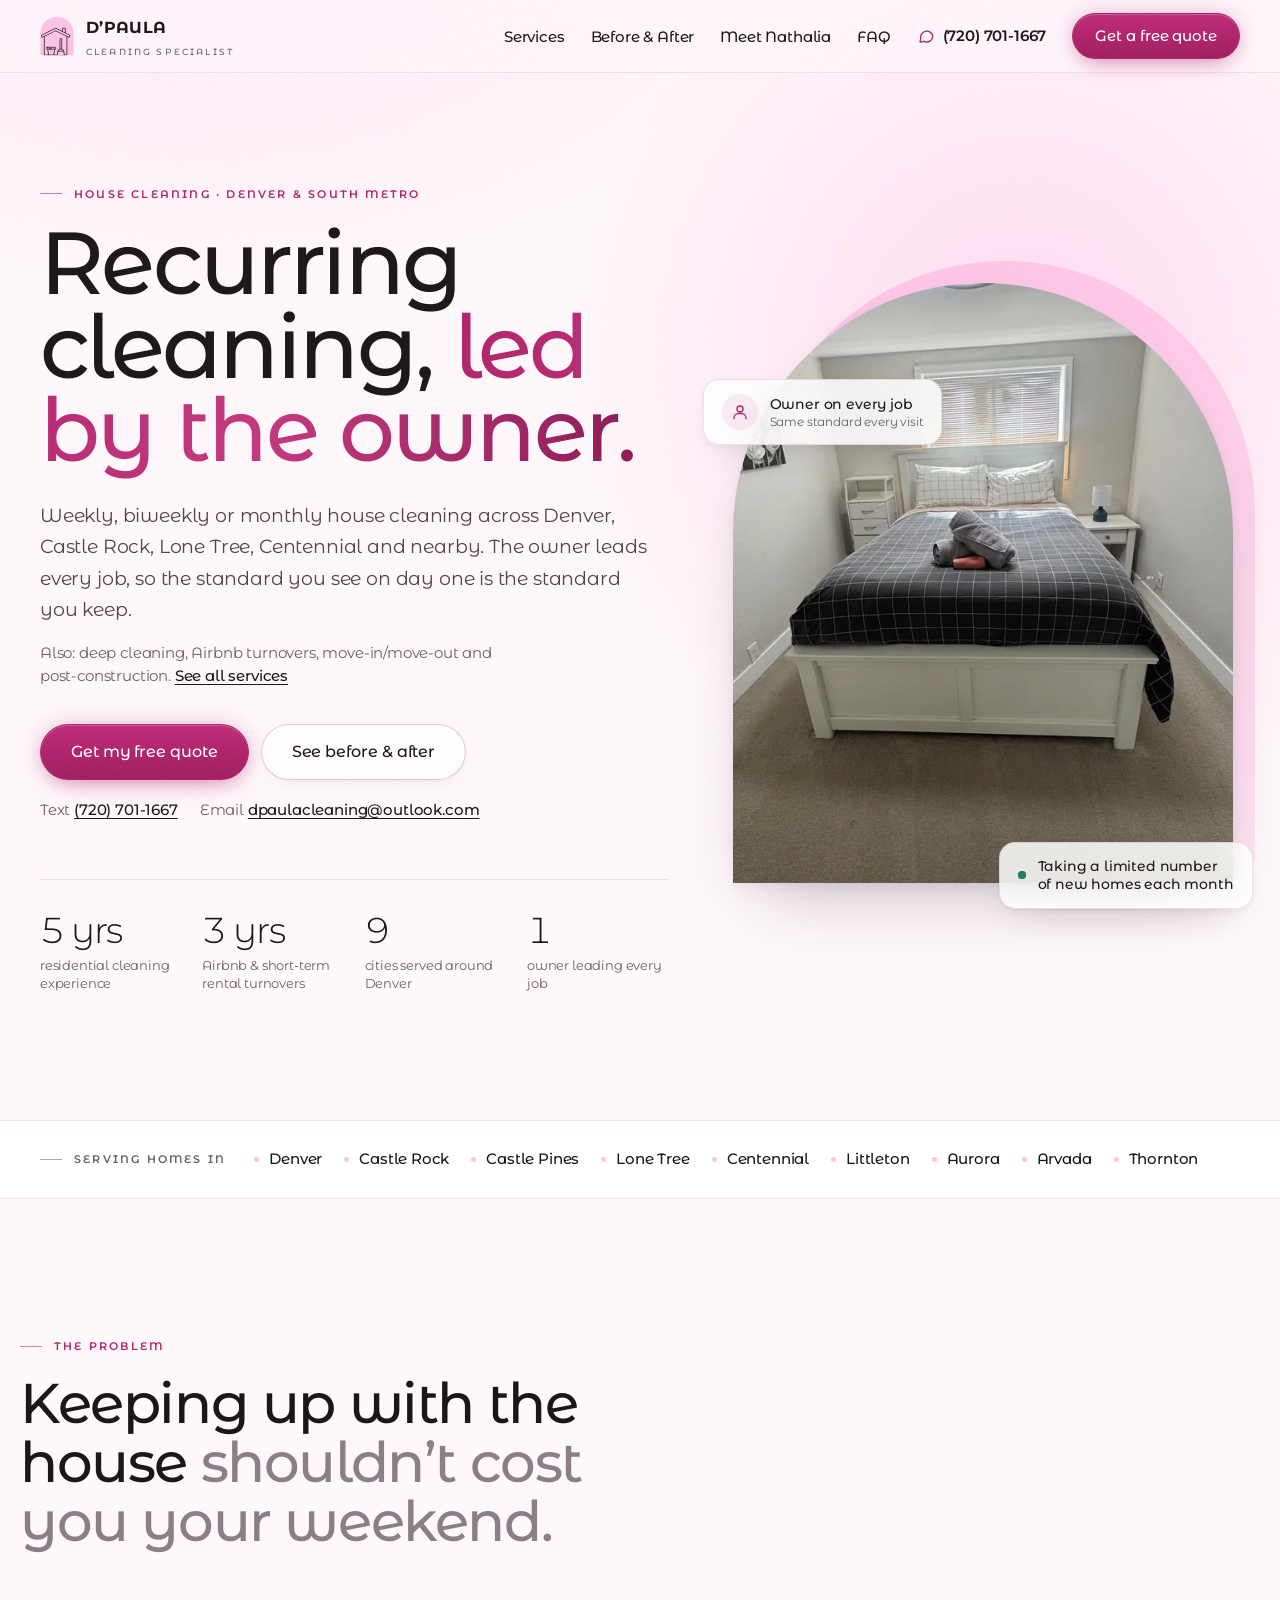
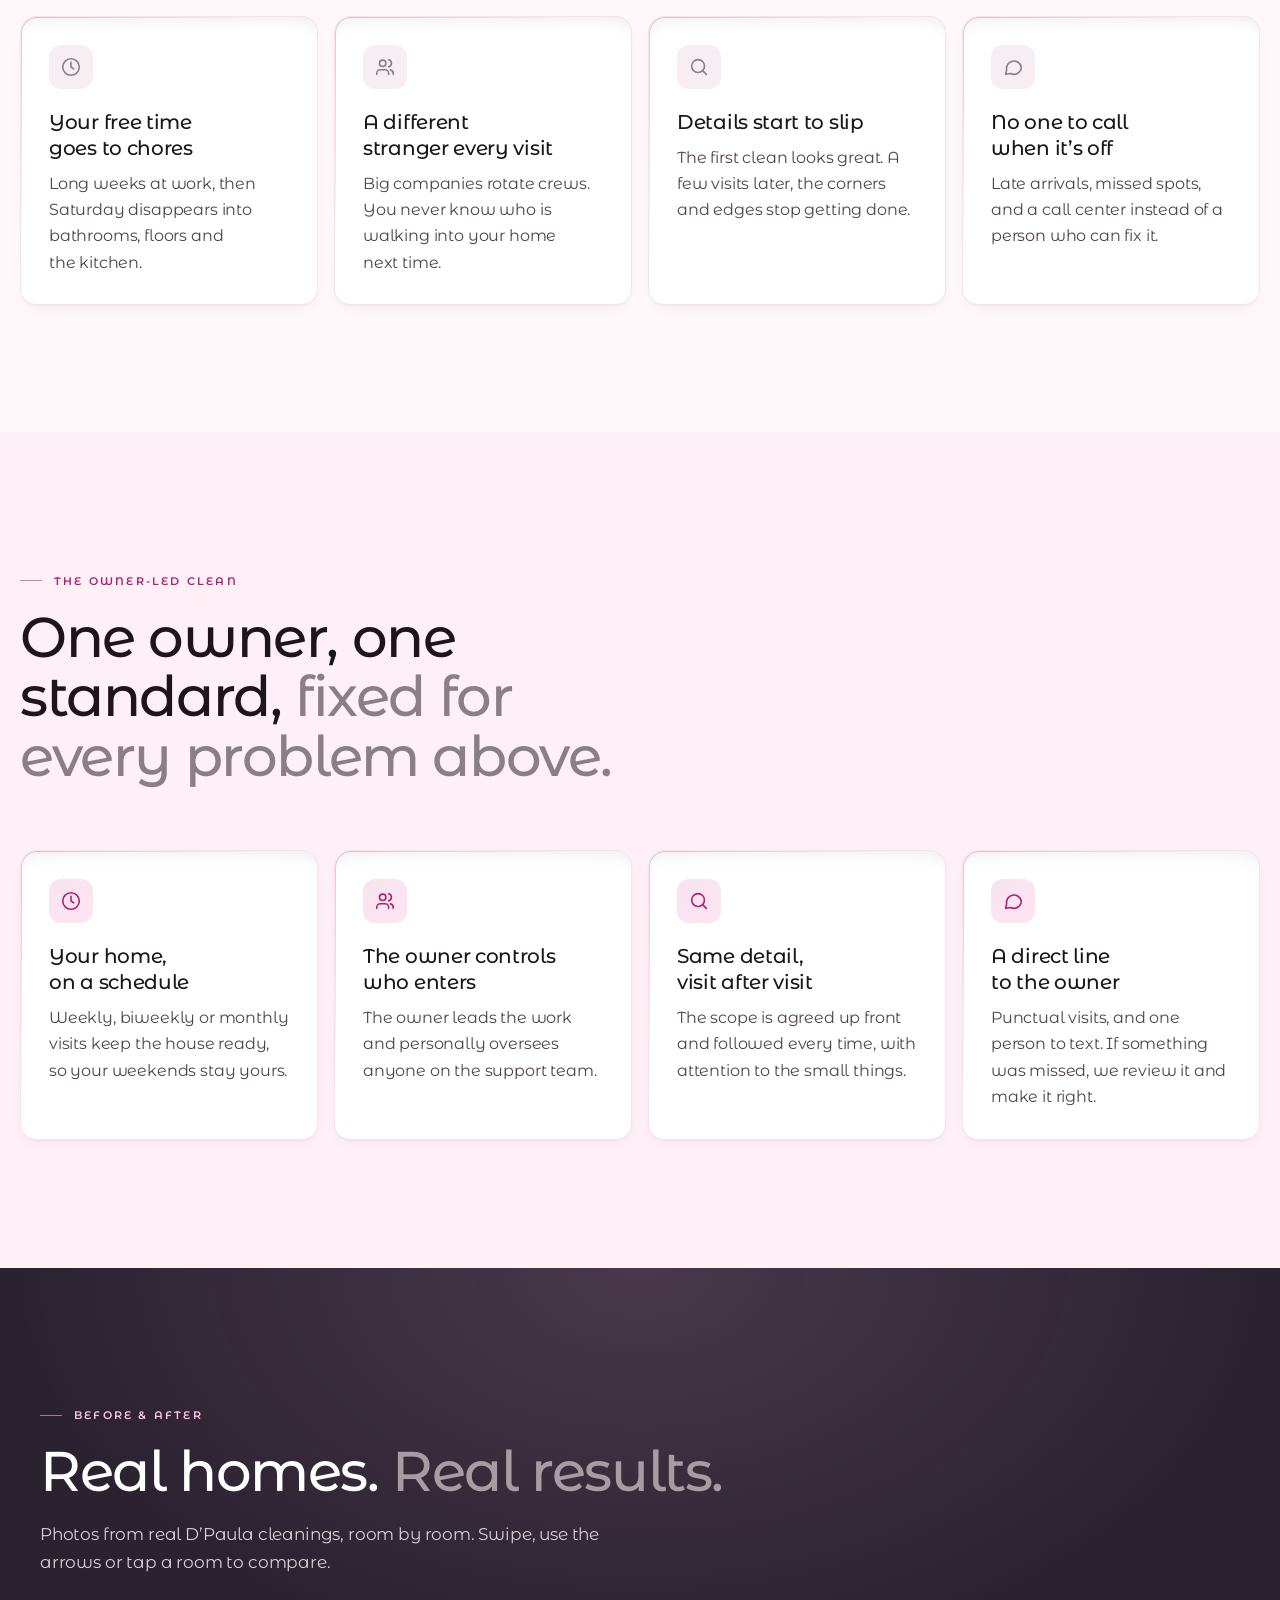
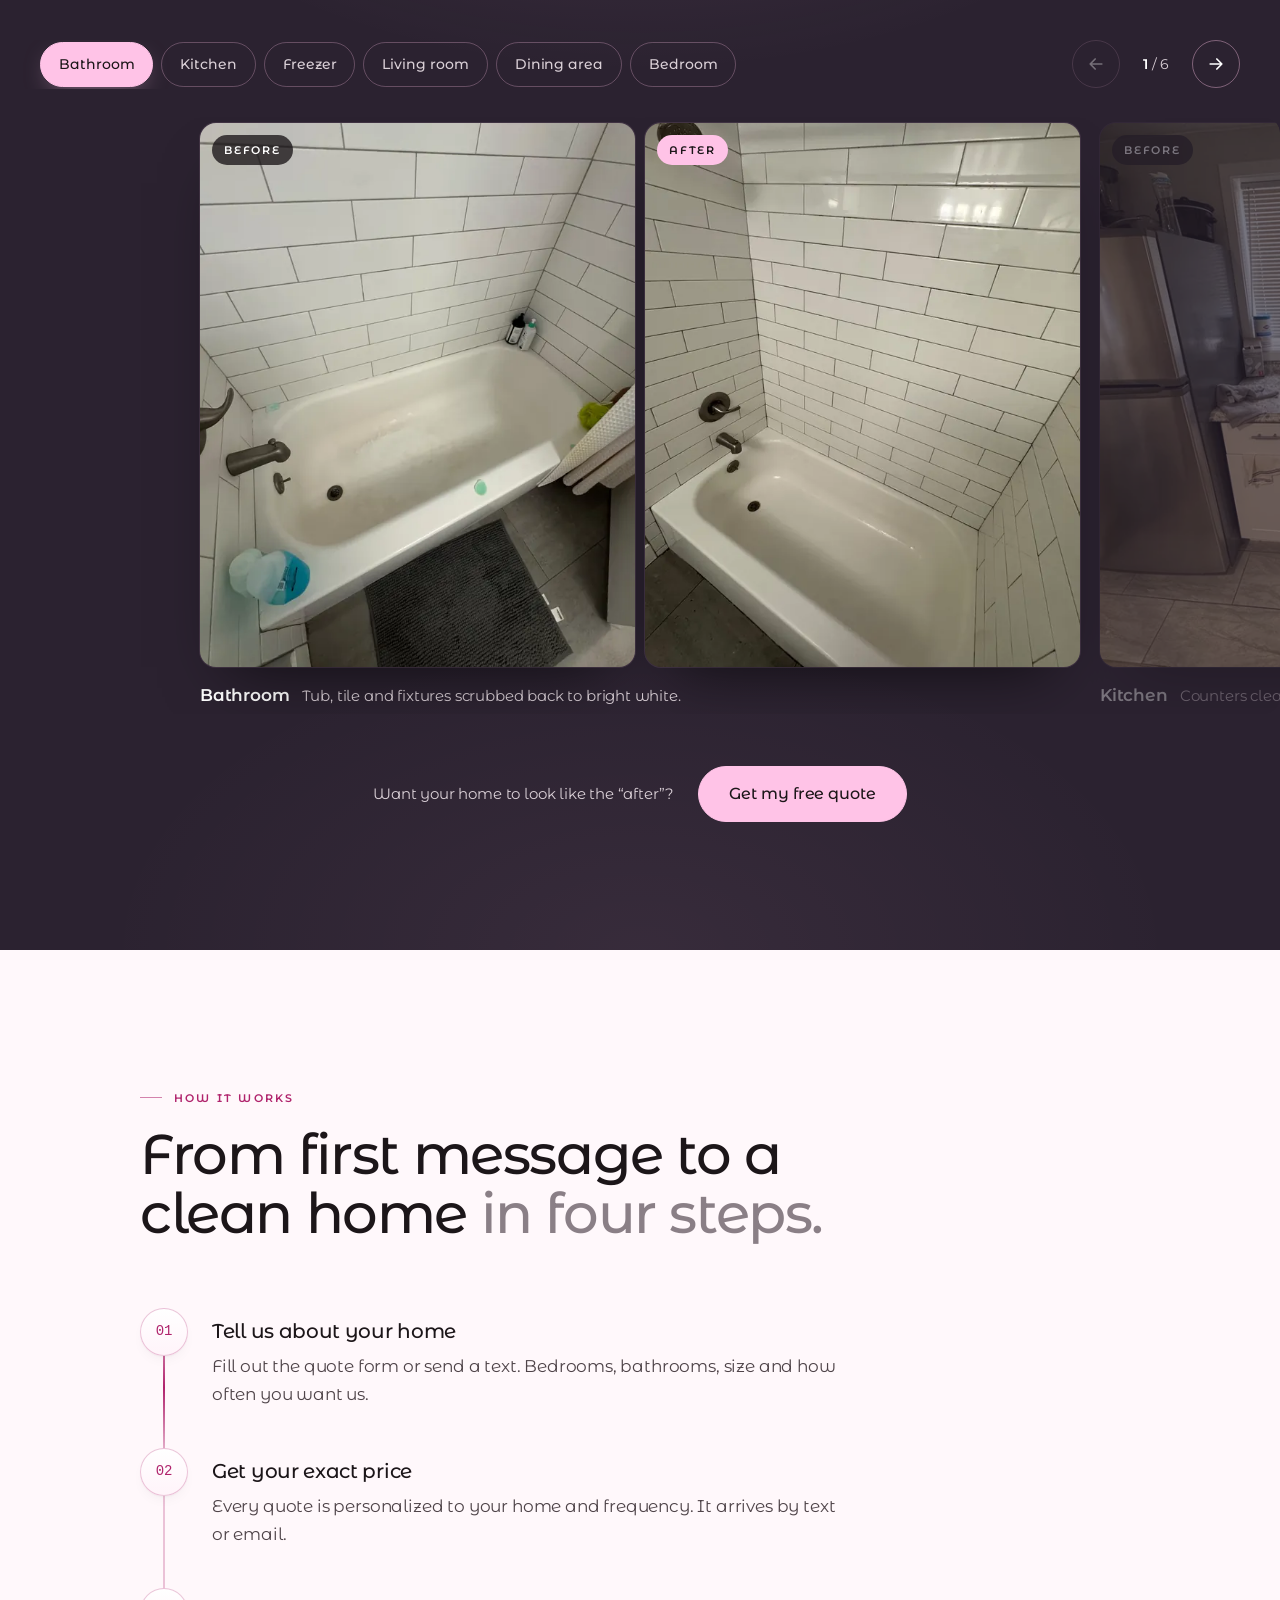
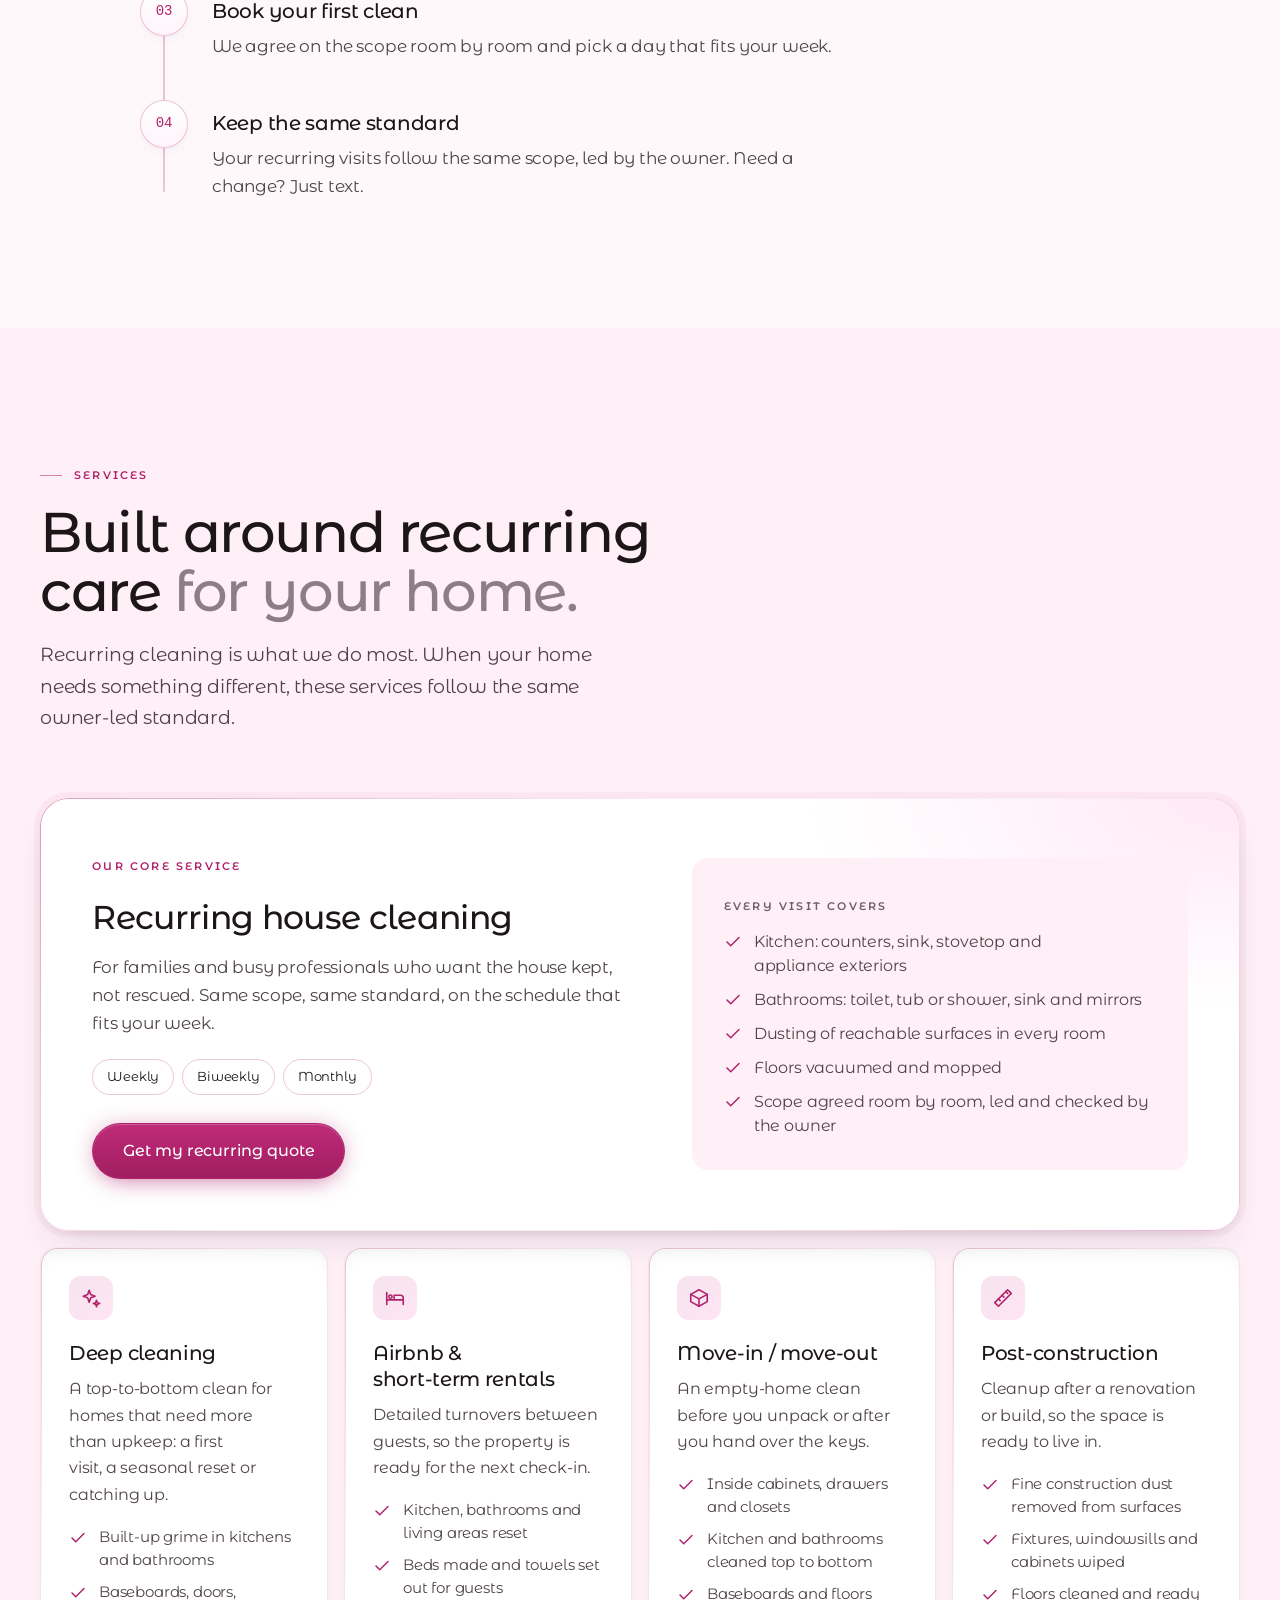
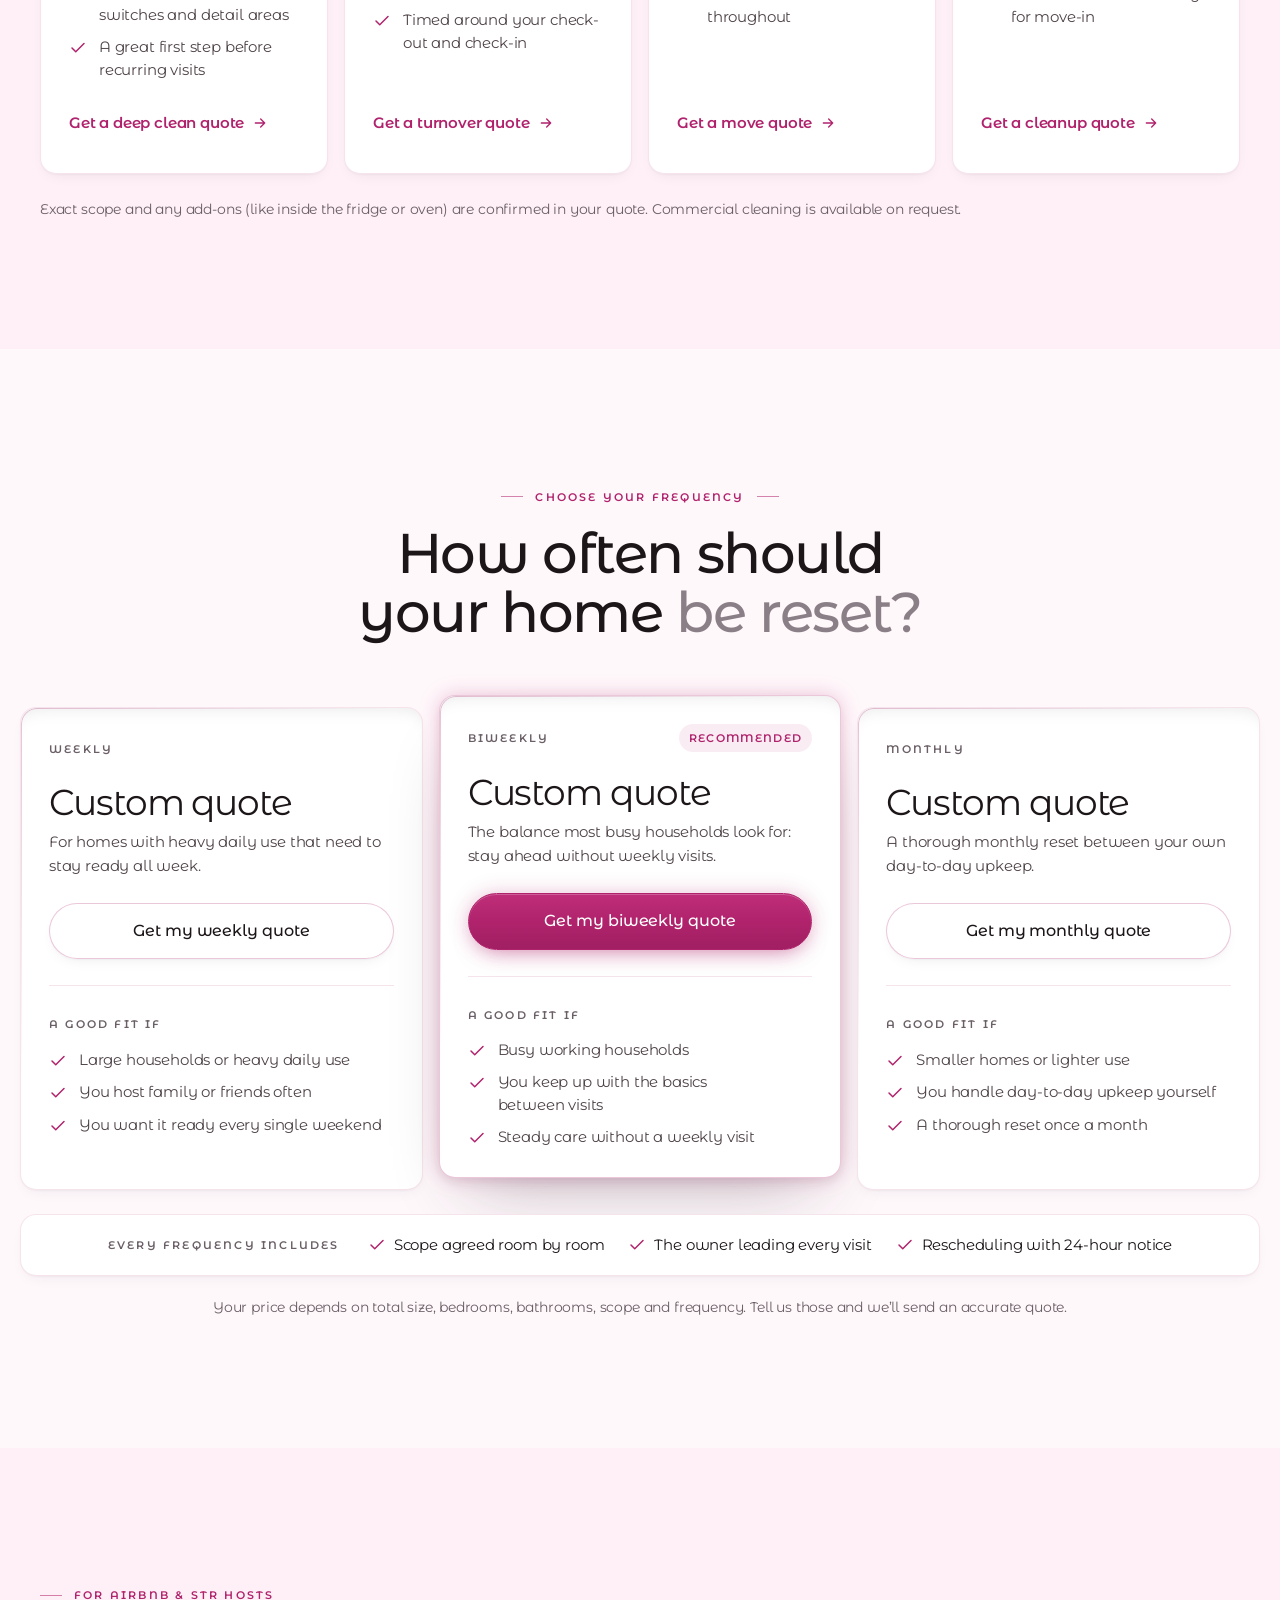
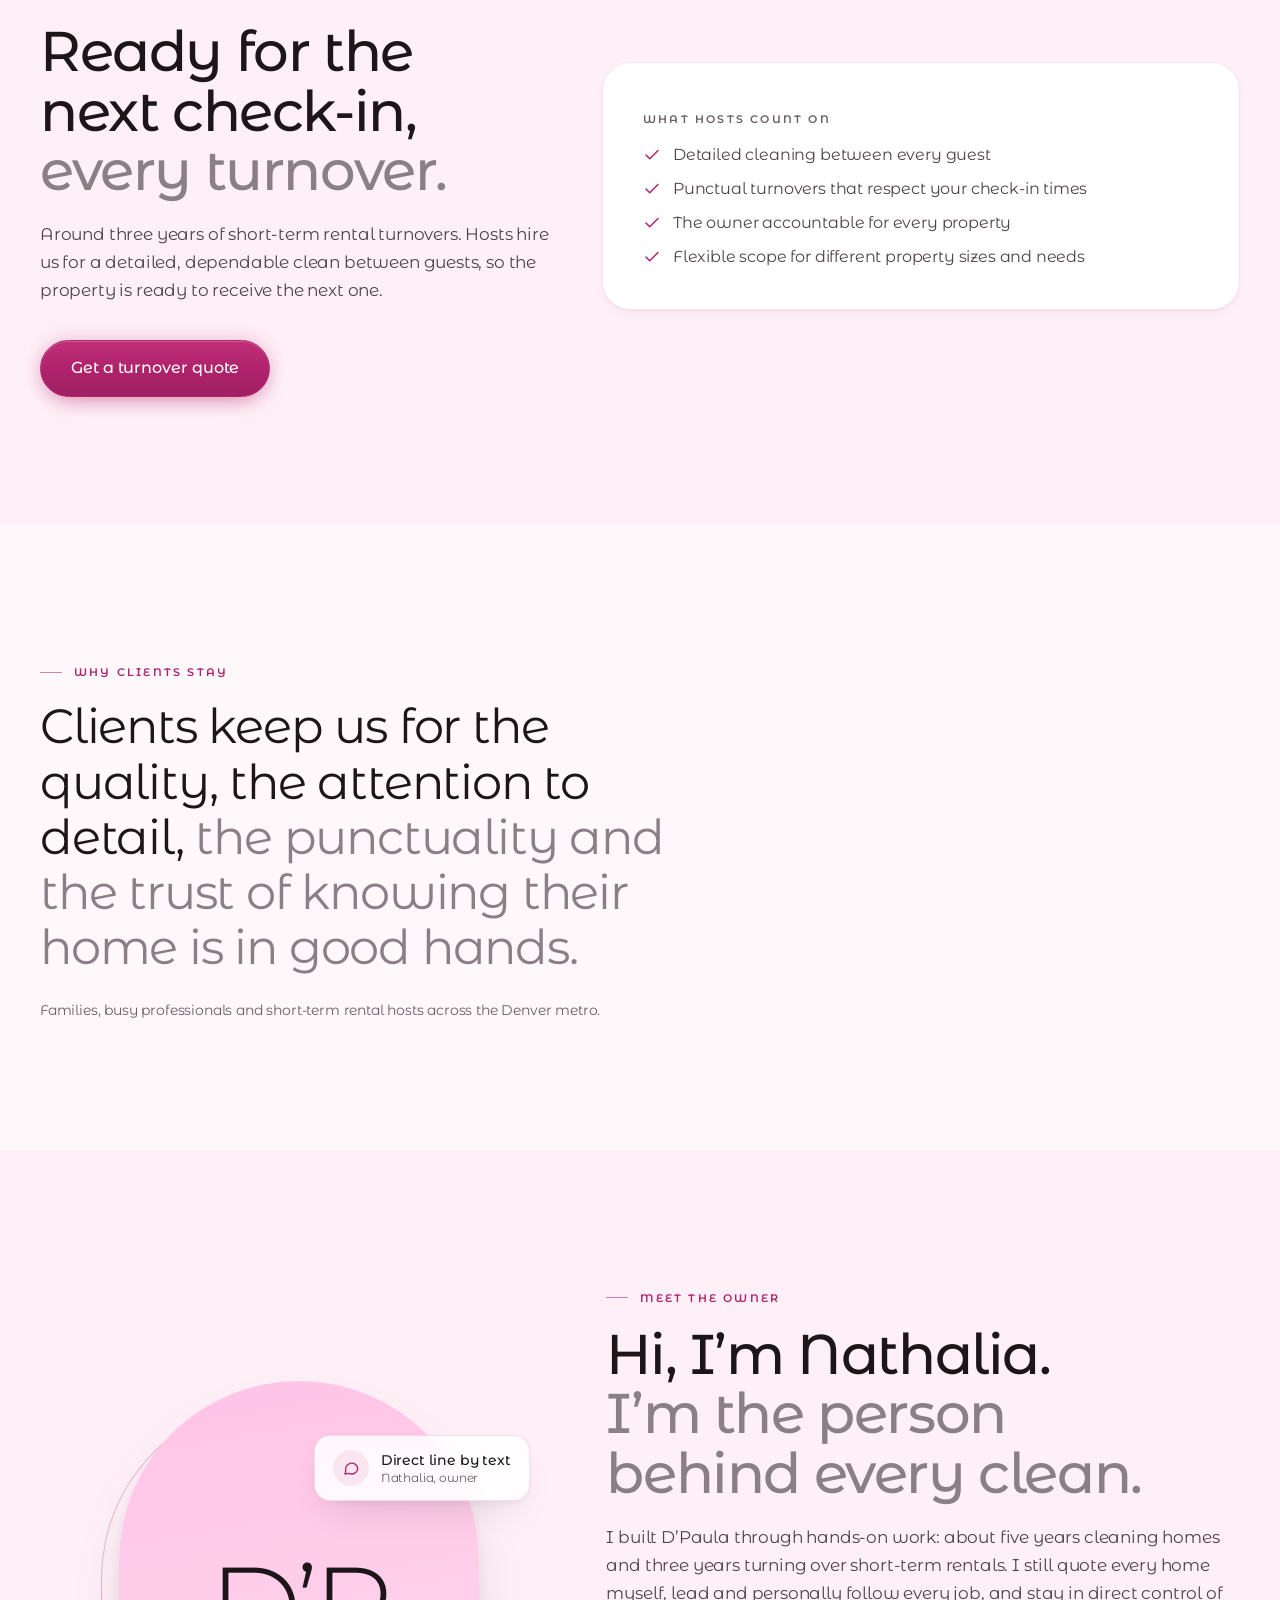
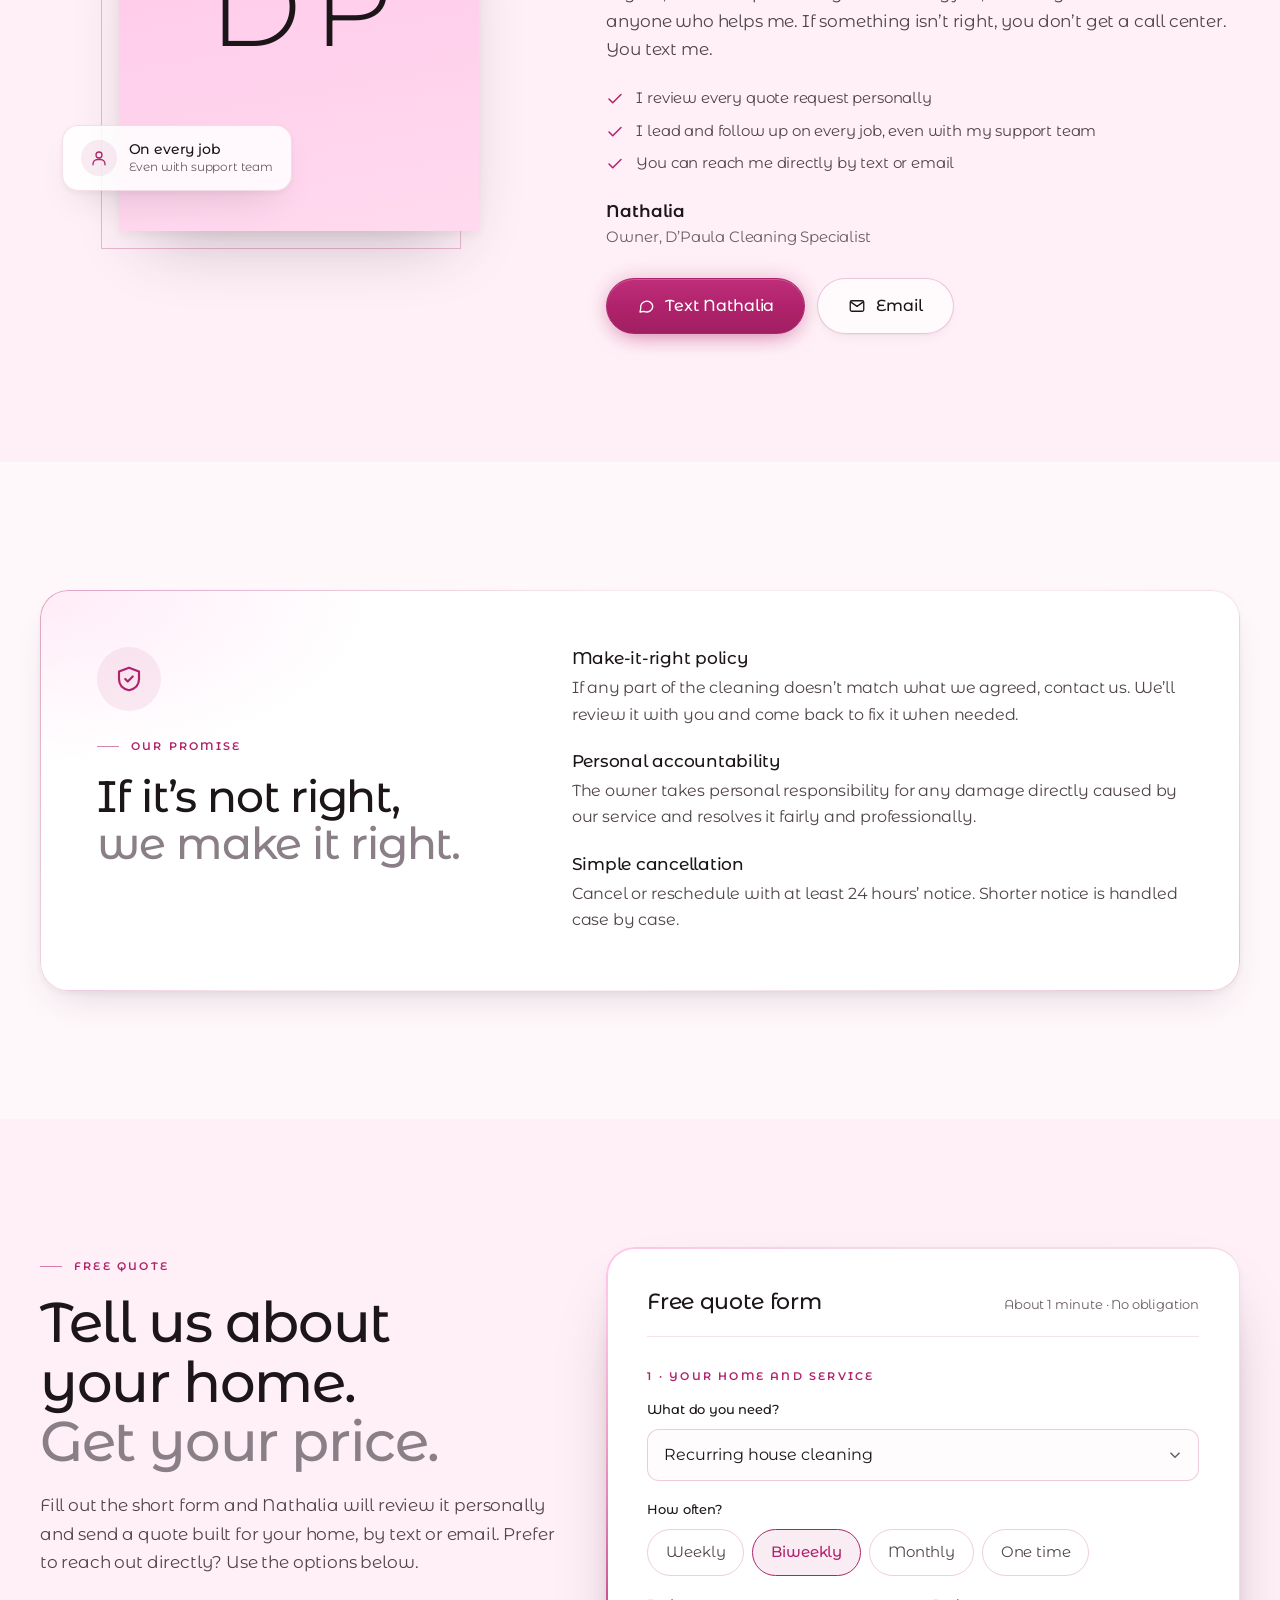
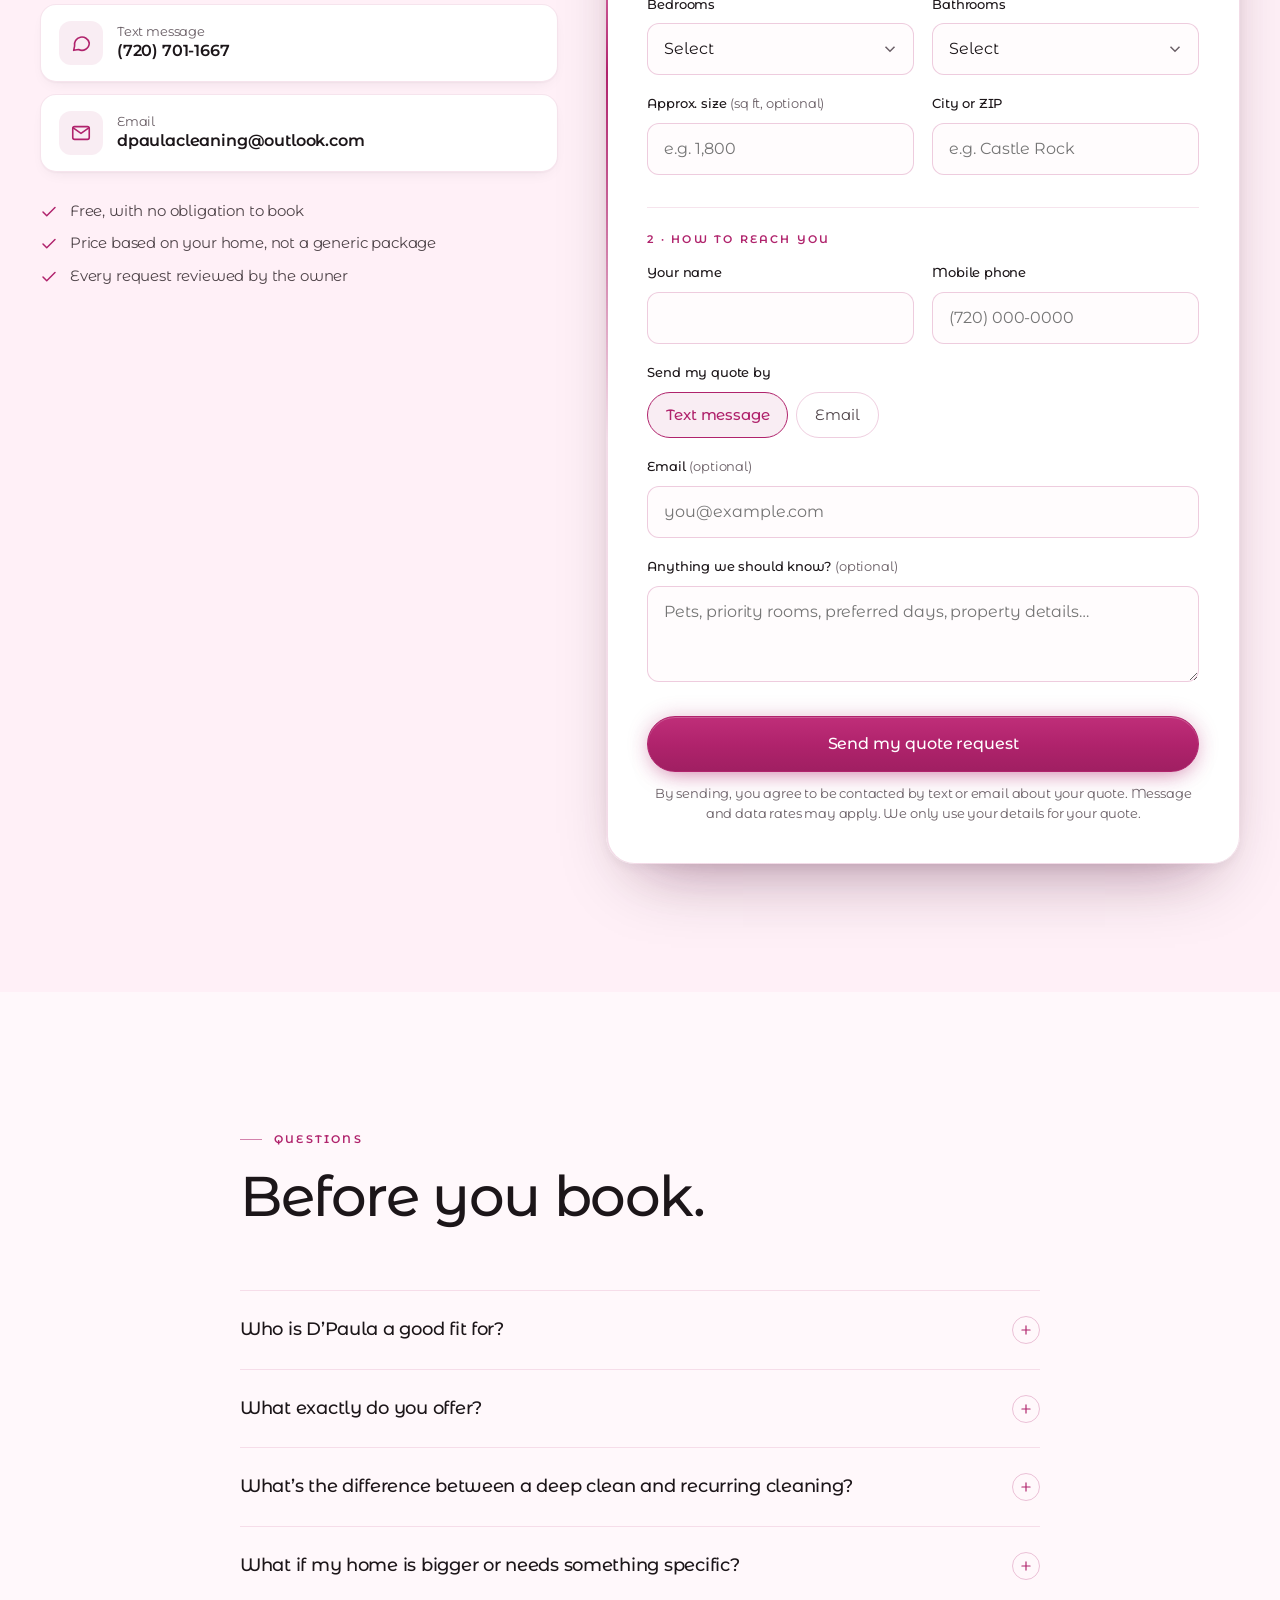
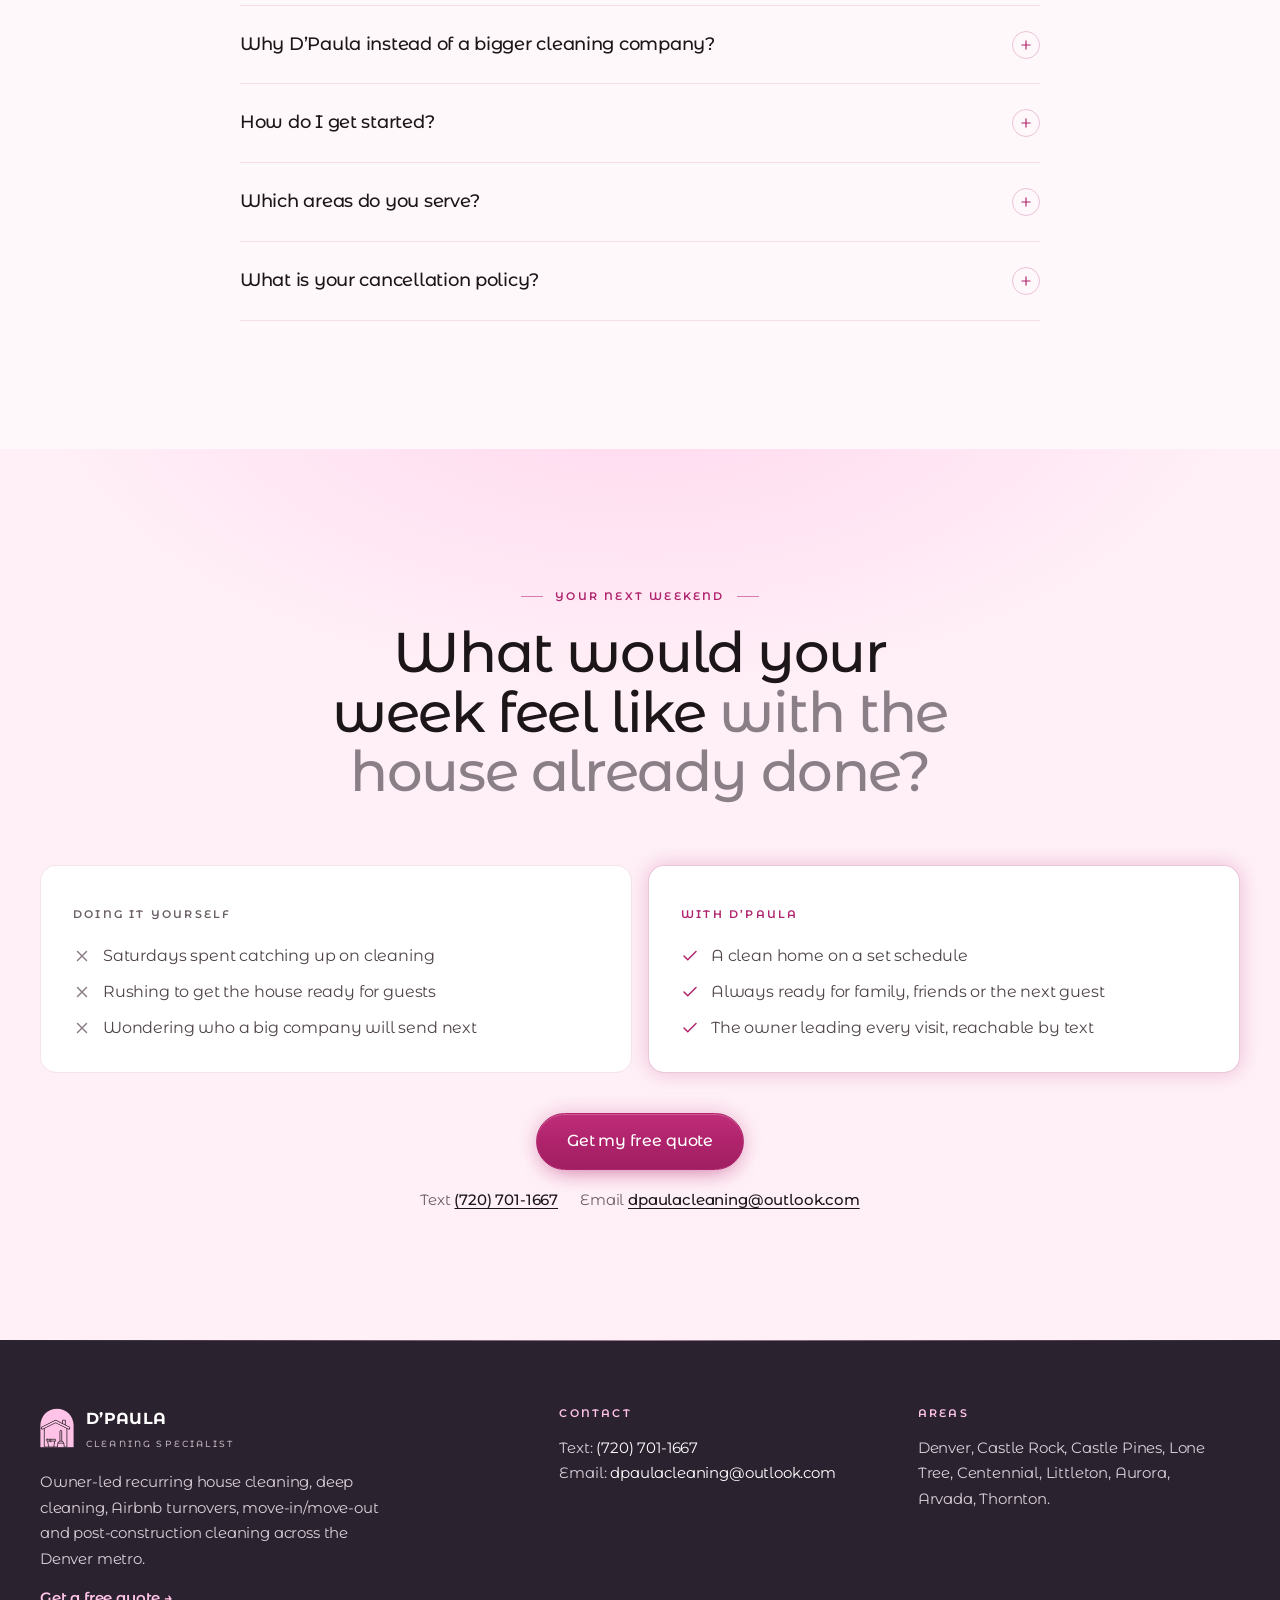
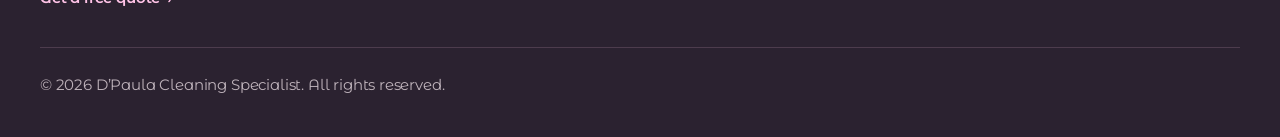
<file: nathalia/index.html>
<!DOCTYPE html>
<html lang="en">
<head>
<meta charset="utf-8">
<meta name="viewport" content="width=device-width, initial-scale=1, viewport-fit=cover">
<title>D'Paula Cleaning Specialist | Owner-Led House Cleaning in Denver &amp; South Metro</title>
<meta name="description" content="Recurring house cleaning, deep cleaning, Airbnb turnovers, move-in/move-out and post-construction cleaning in Denver, Castle Rock, Castle Pines, Lone Tree, Centennial, Littleton, Aurora, Arvada and Thornton. The owner leads every job. Get a free quote.">
<meta name="theme-color" content="#FFF8FB">
<meta property="og:title" content="D'Paula Cleaning Specialist">
<meta property="og:description" content="Owner-led house cleaning across Denver and the South Metro. Weekly, biweekly or monthly, plus deep cleaning and Airbnb turnovers.">
<meta property="og:type" content="website">
<!-- TROCAR: quando o domínio estiver no ar, deixe a URL absoluta (ex.: https://dpaulacleaning.com/img/og-dpaula.jpg) -->
<meta property="og:image" content="img/og-dpaula.jpg">
<meta property="og:image:width" content="1200">
<meta property="og:image:height" content="630">
<link rel="preload" as="image" href="img/bedroom-hero-1000.webp" imagesrcset="img/bedroom-hero-600.webp 600w, img/bedroom-hero-1000.webp 1000w" imagesizes="(min-width:900px) 460px, 320px" fetchpriority="high">
<link rel="icon" href="data:image/svg+xml,%3Csvg xmlns='http://www.w3.org/2000/svg' viewBox='0 0 32 32'%3E%3Cpath d='M2 32V16A14 14 0 0 1 30 16V32Z' fill='%23FFC3E7'/%3E%3Cpath d='M7 18l9-7 9 7M9 17v12h14V17' fill='none' stroke='%231C1619' stroke-width='2.4' stroke-linejoin='round'/%3E%3C/svg%3E">

<link rel="preconnect" href="https://fonts.googleapis.com">
<link rel="preconnect" href="https://fonts.gstatic.com" crossorigin>
<!-- Montserrat: mesma família da logo. Escolha deliberada no lugar da Inter para manter coerência de marca. -->
<link href="https://fonts.googleapis.com/css2?family=Montserrat:wght@300..700&display=swap" rel="stylesheet">

<script>document.documentElement.classList.add('js')</script>

<!-- TROCAR: cole aqui o GA4 (gtag) e o Meta Pixel quando a cliente tiver as contas.
     Os eventos já disparam pela função track() no fim do arquivo:
     generate_lead (envio do formulário com endpoint), quote_mailto_opened (envio pelo e-mail do visitante)
     e contact_text / contact_email (cliques de contato). -->

<script type="application/ld+json">
{
  "@context": "https://schema.org",
  "@type": "LocalBusiness",
  "name": "D'Paula Cleaning Specialist",
  "description": "Owner-led recurring house cleaning, deep cleaning, Airbnb / short-term rental turnovers, move-in/move-out and post-construction cleaning.",
  "image": "img/og-dpaula.jpg",
  "telephone": "+1-720-701-1667",
  "email": "dpaulacleaning@outlook.com",
  "areaServed": ["Denver","Castle Rock","Castle Pines","Lone Tree","Centennial","Littleton","Aurora","Arvada","Thornton"],
  "priceRange": "Custom quote"
}
</script>

<style>
/* =========================================================
   TOKENS
   Sistema das 41 LPs adaptado para tema CLARO da marca:
   base quase-branca tingida com o rosa da marca (no lugar do preto tingido),
   um único acento (Framboesa) em seis funções fixas.
   ========================================================= */
:root{
  --bg:#FFF8FB;          /* página: branco tingido de rosa */
  --bg-2:#FFF0F7;        /* seção alternada */
  --card:#FFFFFF;        /* card */
  --brand:#FFC3E7;       /* rosa da logo: só no arco da marca */
  --ink:#1C1619;         /* títulos */
  --text:#4F4449;        /* parágrafos (AA sobre todos os fundos) */
  --muted:#6A5F66;       /* legendas */
  --night:#2B2230;       /* rodapé */
  --ok:#1E7F6B;          /* status "disponível" (separado do acento) */

  --accent:#B0236C;      /* ÚNICO acento */
  --accent-d:#8C1B56;
  --a:176,35,108;
  --border-s:rgba(var(--a),.12);
  --border-m:rgba(var(--a),.25);
  --border-l:rgba(var(--a),.40);
  --glow-sm:0 0 20px rgba(var(--a),.25);
  --glow-md:0 0 32px rgba(var(--a),.45);

  --ease:cubic-bezier(.4,0,.2,1);
  --ease-out:cubic-bezier(.16,1,.3,1);

  --r-card:16px;
  --r-block:28px;
  --pad-y:clamp(64px, 10vw, 140px);
  --font:"Montserrat", system-ui, -apple-system, "Segoe UI", sans-serif;
  --mono:ui-monospace, "SFMono-Regular", Menlo, Consolas, monospace;
}

*,*::before,*::after{box-sizing:border-box}
html{scroll-behavior:smooth;-webkit-text-size-adjust:100%;scroll-padding-top:88px}
body{
  margin:0;background:var(--bg);color:var(--text);
  font-family:var(--font);font-size:1.0625rem;line-height:1.65;font-weight:400;
  font-feature-settings:"salt","ss01","ss02","rlig" 1,"calt" 1;
  letter-spacing:-.01em;
  overflow-x:hidden;
  padding-bottom:env(safe-area-inset-bottom,0px);
}
img,svg{display:block;max-width:100%}
a{color:inherit}
h1,h2,h3{color:var(--ink);margin:0;font-weight:500}
p{margin:0}
.num{font-variant-numeric:tabular-nums}

/* Técnica 1: grão fractal global */
body::before{
  content:"";position:fixed;inset:0;pointer-events:none;z-index:9999;opacity:.035;
  background-image:url("data:image/svg+xml,%3Csvg xmlns='http://www.w3.org/2000/svg' width='300' height='300'%3E%3Cfilter id='n'%3E%3CfeTurbulence type='fractalNoise' baseFrequency='0.85' numOctaves='4'/%3E%3C/filter%3E%3Crect width='300' height='300' filter='url(%23n)'/%3E%3C/svg%3E");
}

:focus-visible{outline:2px solid var(--accent);outline-offset:3px;border-radius:6px}
.skip{position:absolute;left:-999px;top:8px;background:var(--ink);color:#fff;padding:10px 16px;border-radius:9999px;z-index:10000}
.skip:focus{left:12px}

/* ---------- Tipografia ---------- */
.label{
  display:inline-block;font-size:11px;font-weight:600;text-transform:uppercase;
  letter-spacing:.2em;color:var(--accent);line-height:1.3;margin-bottom:20px;
}
.h1{
  font-size:clamp(2.5rem,7vw,5.5rem);line-height:.95;letter-spacing:-.03em;
  font-weight:500;max-width:15ch;
}
.h1 em{font-style:normal;color:var(--accent)}
.h2{font-size:clamp(2rem,4.5vw,3.5rem);line-height:1.08;letter-spacing:-.02em;max-width:20ch}
.h3{font-size:1.25rem;line-height:1.3;letter-spacing:-.015em}
.lead{font-size:clamp(1.0625rem,1.6vw,1.1875rem);max-width:52ch;font-weight:400}
.body{max-width:65ch}
.cap{font-size:.875rem;color:var(--muted)}

/* ---------- Layout ---------- */
.wrap{width:min(1200px,100% - 40px);margin-inline:auto}
.wrap-wide{width:min(1320px,100% - 40px);margin-inline:auto}
.wrap-steps{width:min(1000px,100% - 40px);margin-inline:auto}
.wrap-faq{width:min(800px,100% - 40px);margin-inline:auto}
.section{padding-block:var(--pad-y)}
.alt{background:var(--bg-2)}
.head{margin-bottom:clamp(40px,6vw,64px)}
.head p{margin-top:18px}

/* ---------- Botões ---------- */
.btn{
  display:inline-flex;align-items:center;justify-content:center;gap:10px;
  min-height:48px;padding:14px 30px;border-radius:9999px;
  font:inherit;font-size:1rem;font-weight:500;letter-spacing:-.005em;
  text-decoration:none;cursor:pointer;border:1px solid transparent;
  transition:transform .15s var(--ease), box-shadow .15s var(--ease), background-color .15s var(--ease), border-color .15s var(--ease);
}
/* Técnica 5: botão que emite luz */
.btn-primary{background:var(--accent);border-color:var(--accent);color:#fff;box-shadow:var(--glow-sm)}
.btn-primary:hover{box-shadow:var(--glow-md);transform:translateY(-2px)}
.btn-primary:active{background:var(--accent-d);transform:none}
.btn-ghost{background:transparent;border-color:var(--border-m);color:var(--ink)}
.btn-ghost:hover{border-color:var(--border-l);transform:translateY(-2px)}
.btn svg{width:18px;height:18px}

/* ---------- Nav ---------- */
.nav{
  position:fixed;inset:0 0 auto 0;z-index:50;
  background:rgba(255,248,251,.78);backdrop-filter:saturate(1.4) blur(14px);-webkit-backdrop-filter:saturate(1.4) blur(14px);
  border-bottom:1px solid var(--border-s);
  padding-top:env(safe-area-inset-top,0px);
}
.nav .wrap{display:flex;align-items:center;justify-content:space-between;height:72px}
.brand{display:flex;align-items:center;gap:12px;text-decoration:none;color:var(--ink)}
.brand svg{width:34px;height:40px}
.brand b{font-weight:700;letter-spacing:.02em;font-size:1rem;line-height:1}
.brand small{display:block;font-size:9px;letter-spacing:.24em;font-weight:500;color:var(--muted);margin-top:4px}
.nav .btn{min-height:44px;padding:10px 22px;font-size:.9375rem}
.nav-right{display:flex;align-items:center;gap:26px}
.nav-links{display:none;gap:26px;list-style:none;margin:0;padding:0}
.nav-links a{font-size:.9375rem;font-weight:500;color:var(--ink);text-decoration:none;padding-block:10px}
.nav-links a:hover{color:var(--accent)}
.nav-phone{display:none;align-items:center;gap:8px;font-size:.9375rem;font-weight:600;color:var(--ink);text-decoration:none;min-height:44px}
.nav-phone svg{width:18px;height:18px;color:var(--accent)}
.nav-phone:hover{color:var(--accent)}

/* ---------- Hero ---------- */
.hero{padding-top:calc(72px + clamp(48px,8vw,104px));padding-bottom:var(--pad-y);overflow-x:clip}
.hero-grid{display:grid;gap:56px;align-items:center;grid-template-areas:"copy" "visual" "stats"}
.hero-copy{grid-area:copy}
.hero .visual{grid-area:visual}
.hero .stats{grid-area:stats}
.hero .lead{margin-top:28px}
.also{margin-top:16px;font-size:.9375rem;color:var(--muted);max-width:52ch;line-height:1.55}
.also a{color:var(--ink);font-weight:500;text-underline-offset:3px;white-space:nowrap}
.ctas{display:flex;flex-wrap:wrap;gap:12px;margin-top:36px}
.text-line{margin-top:18px;font-size:.9375rem;color:var(--muted);display:flex;flex-wrap:wrap;gap:4px 22px}
.text-line a{color:var(--ink);font-weight:500;text-underline-offset:3px}
.stats{
  display:grid;grid-template-columns:repeat(2,1fr);gap:24px 20px;margin-top:0;
  padding-top:32px;border-top:1px solid var(--border-s);max-width:640px;
}
.stat strong{display:block;font-size:clamp(1.75rem,3vw,2.25rem);font-weight:400;letter-spacing:-.03em;color:var(--ink);line-height:1}
.stat span{display:block;margin-top:8px;font-size:.8125rem;color:var(--muted);line-height:1.4}

/* Arco da marca: o único elemento memorável do topo */
.visual{position:relative;max-width:500px;width:100%;margin-inline:auto;isolation:isolate}
/* Com foto no arco, o rosa da marca vira um segundo arco deslocado atrás da foto */
.visual::before{
  content:"";position:absolute;left:0;right:0;top:0;aspect-ratio:5/6;z-index:-1;
  border-radius:9999px 9999px var(--r-block) var(--r-block);background:var(--brand);
  transform:translate(22px,-22px);
}
.arch.has-photo{box-shadow:0 30px 60px -36px rgba(28,22,25,.45)}
.arch{
  aspect-ratio:5/6;border-radius:9999px 9999px var(--r-block) var(--r-block);
  background:var(--brand);position:relative;overflow:hidden;
  display:flex;align-items:flex-end;justify-content:center;
}
.arch > svg{width:80%;height:auto;aspect-ratio:460/425}
.arch img{position:absolute;inset:0;width:100%;height:100%;object-fit:cover}
.float{
  position:absolute;background:rgba(255,255,255,.9);backdrop-filter:blur(10px);-webkit-backdrop-filter:blur(10px);
  border:1px solid var(--border-s);border-radius:var(--r-card);
  padding:14px 18px;display:flex;align-items:center;gap:12px;
  box-shadow:0 18px 40px -24px rgba(28,22,25,.35);
  font-size:.875rem;color:var(--ink);font-weight:500;line-height:1.35;
}
.float .ico{width:36px;height:36px;border-radius:9999px;display:grid;place-items:center;background:rgba(var(--a),.08);flex:none}
.float .ico svg{width:18px;height:18px;color:var(--accent)}
.float small{display:block;font-weight:400;color:var(--muted);font-size:.75rem}
.f1{top:16%;left:-6%}
.f2{bottom:-26px;right:-4%}

/* Etiqueta de status com ponto pulsante (escassez real: capacidade limitada) */
.dot{position:relative;width:8px;height:8px;border-radius:50%;background:var(--ok);flex:none}
.dot::after{content:"";position:absolute;inset:0;border-radius:50%;background:inherit;animation:ping 2.2s cubic-bezier(0,0,.2,1) infinite}
@keyframes ping{to{transform:scale(2.8);opacity:0}}

/* ---------- Faixa de prova ---------- */
.band{border-block:1px solid var(--border-s);background:var(--card)}
.band .wrap{display:flex;flex-wrap:wrap;align-items:center;gap:14px 28px;padding-block:26px}
.band .label{margin:0;color:var(--muted)}
.cities{display:flex;flex-wrap:wrap;gap:8px 22px;list-style:none;margin:0;padding:0}
.cities li{font-size:.9375rem;color:var(--ink);font-weight:500}

/* ---------- Cards ---------- */
.grid-4{display:grid;gap:16px}
/* Técnica 6: card escavado + Técnica 4: borda em gradiente */
.card{
  position:relative;background:var(--card);border-radius:var(--r-card);padding:28px;
  border:1px solid var(--border-s);
  box-shadow:inset 0 14px 22px -20px rgba(28,22,25,.18);
  transition:border-color .15s var(--ease), transform .15s var(--ease);
}
.card::before{
  content:"";position:absolute;inset:0;padding:1px;border-radius:inherit;pointer-events:none;
  background:linear-gradient(135deg, rgba(var(--a),.28), transparent 42%);
  -webkit-mask:linear-gradient(#fff 0 0) content-box, linear-gradient(#fff 0 0);
  -webkit-mask-composite:xor;mask-composite:exclude;
}
.card:hover{border-color:var(--border-l)}
.card h3{margin-top:20px}
.card p{margin-top:10px;font-size:1rem}
.icon{width:44px;height:44px;border-radius:12px;display:grid;place-items:center;background:#F6EEF2}
.icon svg{width:22px;height:22px;color:#8A7F86}
.is-on .icon{background:rgba(var(--a),.08)}
.is-on .icon svg{color:var(--accent)}
.tag{font-size:11px;font-weight:600;letter-spacing:.2em;text-transform:uppercase;color:var(--muted)}

/* ---------- Como funciona ---------- */
.steps-box{position:relative}
.steps{list-style:none;margin:0;padding:0;display:grid;gap:40px}
.rail{position:absolute;left:23px;top:8px;bottom:8px;width:2px;background:var(--border-m);overflow:hidden;border-radius:2px}
.rail::after{
  content:"";position:absolute;left:0;top:0;width:100%;height:30%;
  background:linear-gradient(to bottom, transparent, var(--accent), transparent);
  animation:beam 3.4s linear infinite;
}
@keyframes beam{from{transform:translateY(-100%)}to{transform:translateY(340%)}}
.step{display:grid;grid-template-columns:48px 1fr;gap:24px;align-items:start}
.step-n{
  width:48px;height:48px;border-radius:9999px;display:grid;place-items:center;position:relative;z-index:1;
  background:var(--card);border:1px solid var(--border-m);
  font-family:var(--mono);font-size:.875rem;color:var(--accent);font-variant-numeric:tabular-nums;
}
.step h3{padding-top:10px}
.step p{margin-top:8px;max-width:58ch}

/* ---------- Serviços ---------- */
.svc-grid{display:grid;gap:16px}
.svc-main{display:flex;flex-direction:column;background:var(--card);border:1px solid var(--border-m);border-radius:var(--r-block);padding:clamp(28px,4vw,48px);position:relative;box-shadow:0 0 0 6px rgba(var(--a),.04)}
.svc-main .h3{font-size:clamp(1.5rem,2.4vw,2rem);font-weight:500;letter-spacing:-.02em;margin-top:18px}
.svc-main p{margin-top:14px;max-width:48ch}
.svc-main .btn{margin-top:auto;align-self:flex-start}
.svc-main .checks{margin:24px 0 32px}
.freqs{display:flex;flex-wrap:wrap;gap:8px;margin-top:22px}
.freqs span{font-size:.8125rem;padding:6px 14px;border-radius:9999px;border:1px solid var(--border-m);color:var(--ink)}
.svc-side{display:grid;gap:16px}

/* ---------- Frequências ---------- */
.plans{display:grid;gap:16px}
.plan{display:flex;flex-direction:column}
.plan.featured{border-color:var(--border-m);box-shadow:var(--glow-sm), inset 0 14px 22px -20px rgba(28,22,25,.18)}
.plan > .tag{display:flex;justify-content:space-between;align-items:center;min-height:26px}
.pill{font-size:11px;letter-spacing:.12em;padding:5px 10px;border-radius:9999px;background:rgba(var(--a),.08);color:var(--accent)}
.plan .price{margin-top:22px;font-size:clamp(1.75rem,3vw,2.25rem);font-weight:400;letter-spacing:-.03em;color:var(--ink);line-height:1}
.plan .price + p{margin-top:10px;font-size:.9375rem}
.plan .btn{margin-top:24px;width:100%}
.plan .inc{margin-top:26px;padding-top:22px;border-top:1px solid var(--border-s)}
.checks{list-style:none;margin:12px 0 0;padding:0;display:grid;gap:10px}
.checks li{display:grid;grid-template-columns:20px 1fr;gap:10px;font-size:.9375rem;line-height:1.5}
.checks svg{width:18px;height:18px;color:var(--accent);margin-top:3px}
.factors{margin-top:20px;text-align:center}
.included{margin-top:24px;border:1px solid var(--border-s);border-radius:var(--r-card);background:var(--card);padding:18px 24px;display:flex;flex-wrap:wrap;align-items:center;gap:12px 28px;justify-content:center}
.included ul{list-style:none;margin:0;padding:0;display:flex;flex-wrap:wrap;gap:10px 24px}
.included li{display:flex;align-items:center;gap:8px;font-size:.9375rem;color:var(--ink)}
.included svg{width:18px;height:18px;color:var(--accent)}

/* ---------- Airbnb ---------- */
.host{display:grid;gap:40px;align-items:center}
.host-box{background:var(--card);border:1px solid var(--border-s);border-radius:var(--r-block);padding:clamp(24px,4vw,40px)}
.host-box .checks li{font-size:1rem}

/* ---------- Garantia ---------- */
.promise{
  display:grid;gap:32px;background:var(--card);border:1px solid var(--border-m);border-radius:var(--r-block);
  padding:clamp(28px,5vw,56px);
}
.promise .seal{width:64px;height:64px;border-radius:9999px;display:grid;place-items:center;background:rgba(var(--a),.08)}
.promise .seal svg{width:30px;height:30px;color:var(--accent)}
.promise-list{display:grid;gap:22px}
.promise-list h3{font-size:1.0625rem}
.promise-list p{margin-top:6px;font-size:1rem}

/* ---------- Formulário ---------- */
.quote{display:grid;gap:48px;align-items:start}
.quote-side .checks{margin-top:28px}
.form{position:relative;background:var(--card);border:1px solid var(--border-m);border-radius:var(--r-block);padding:clamp(22px,4vw,40px);box-shadow:0 30px 60px -40px rgba(var(--a),.35)}
/* Destaque rápido quando alguém clica em "Get my free quote" e chega no formulário */
.form::after{content:"";position:absolute;inset:-1px;border-radius:inherit;pointer-events:none;box-shadow:0 0 0 0 rgba(var(--a),0)}
.form.flash::after{animation:ring 1.8s var(--ease-out)}
@keyframes ring{25%{box-shadow:0 0 0 8px rgba(var(--a),.28)}100%{box-shadow:0 0 0 18px rgba(var(--a),0)}}
.form-head{display:flex;flex-wrap:wrap;align-items:baseline;justify-content:space-between;gap:6px 16px;padding-bottom:20px;margin-bottom:24px;border-bottom:1px solid var(--border-s)}
.form-head h3{font-size:1.375rem;font-weight:600}
.form-head .cap{font-size:.8125rem}
.form-step{grid-column:1/-1;font-size:11px;font-weight:600;letter-spacing:.2em;text-transform:uppercase;color:var(--accent);margin:6px 0 -4px}
.form-step:not(:first-child){margin-top:14px;padding-top:22px;border-top:1px solid var(--border-s)}
.consent{margin-top:12px;font-size:.8125rem;color:var(--muted);text-align:center;line-height:1.5}
.contact-cards{display:grid;gap:12px;margin-top:28px}
.contact-card{
  display:flex;align-items:center;gap:14px;padding:16px 18px;border-radius:var(--r-card);
  background:var(--card);border:1px solid var(--border-s);text-decoration:none;color:var(--ink);
  transition:border-color .15s var(--ease), transform .15s var(--ease);
}
.contact-card:hover{border-color:var(--border-l);transform:translateY(-2px)}
.contact-card .ico{width:44px;height:44px;border-radius:12px;display:grid;place-items:center;background:rgba(var(--a),.08);flex:none}
.contact-card .ico svg{width:22px;height:22px;color:var(--accent)}
.contact-card small{display:block;font-size:.8125rem;color:var(--muted);font-weight:400;line-height:1.3}
.contact-card b{display:block;font-weight:600;font-size:1rem;overflow-wrap:anywhere;line-height:1.35}
.fields{display:grid;gap:18px;grid-template-columns:1fr 1fr}
.full{grid-column:1/-1}
.field label,.field legend{display:block;font-size:.8125rem;font-weight:500;color:var(--ink);margin-bottom:8px;padding:0}
.field fieldset{border:0;margin:0;padding:0;min-width:0}
.opt{font-weight:400;color:var(--muted)}
input,select,textarea{
  width:100%;min-height:48px;padding:12px 16px;border-radius:12px;
  border:1px solid rgba(var(--a),.22);background:#FFFCFD;color:var(--ink);
  font:inherit;font-size:1rem;letter-spacing:-.005em;
  transition:border-color .15s var(--ease), box-shadow .15s var(--ease);
}
textarea{min-height:96px;resize:vertical}
select{appearance:none;-webkit-appearance:none;background-image:url("data:image/svg+xml,%3Csvg xmlns='http://www.w3.org/2000/svg' viewBox='0 0 24 24' fill='none' stroke='%236A5F66' stroke-width='2'%3E%3Cpath d='m6 9 6 6 6-6'/%3E%3C/svg%3E");background-repeat:no-repeat;background-position:right 14px center;background-size:18px;padding-right:42px}
input:focus,select:focus,textarea:focus{outline:none;border-color:var(--accent);box-shadow:0 0 0 4px rgba(var(--a),.12)}
.chips{display:flex;flex-wrap:wrap;gap:8px}
.chips input{position:absolute;opacity:0;width:1px;height:1px;min-height:0}
.chips label{
  margin:0;min-height:44px;display:inline-flex;align-items:center;padding:10px 18px;border-radius:9999px;
  border:1px solid rgba(var(--a),.22);font-weight:400;font-size:.9375rem;cursor:pointer;color:var(--text);
  transition:border-color .15s var(--ease), background-color .15s var(--ease), color .15s var(--ease);
}
.chips input:checked + label{border-color:var(--accent);background:rgba(var(--a),.08);color:var(--accent);font-weight:500}
.chips input:focus-visible + label{outline:2px solid var(--accent);outline-offset:2px}
.form .btn{width:100%;margin-top:26px}
.form-note{margin-top:14px;text-align:center}
.form-error{display:none;margin-top:14px;color:#B42318;font-size:.9375rem;text-align:center}
.form-error.show{display:block}
.success{display:none;text-align:center;padding:24px 4px}
.success .seal{margin:0 auto 20px;width:64px;height:64px;border-radius:9999px;display:grid;place-items:center;background:rgba(30,127,107,.1)}
.success .seal svg{width:30px;height:30px;color:var(--ok)}
.success p{margin:14px auto 0;max-width:42ch}
.success .btn{margin-top:24px}
.sent .form-body{display:none}
.sent .success{display:block}

/* ---------- Prova / declaração em corpo de título ---------- */
.statement{font-size:clamp(1.75rem,4vw,3rem);line-height:1.15;letter-spacing:-.025em;font-weight:400;color:var(--ink);max-width:24ch}
.statement + .cap{margin-top:24px}

/* ---------- Dona ---------- */
.owner{display:grid;gap:48px;align-items:center}
.owner .arch{max-width:min(360px, 70vw);width:100%;margin-inline:auto;aspect-ratio:4/5}
.mono-mark{align-self:center;font-size:clamp(4rem,10vw,7rem);font-weight:300;letter-spacing:-.04em;color:var(--ink);line-height:1}
.owner .arch{align-items:center}
.owner .body{margin-top:20px}
.owner .checks{margin-top:24px}

/* ---------- FAQ (Técnica 7) ---------- */
.faq{border-top:1px solid var(--border-s)}
.faq-item{border-bottom:1px solid var(--border-s)}
.faq-q{
  width:100%;display:flex;justify-content:space-between;align-items:center;gap:20px;text-align:left;
  background:none;border:0;padding:24px 0;cursor:pointer;min-height:44px;
  font:inherit;font-size:1.125rem;font-weight:500;letter-spacing:-.015em;color:var(--ink);
}
.faq-q .plus{width:28px;height:28px;flex:none;border-radius:9999px;border:1px solid var(--border-m);display:grid;place-items:center;transition:transform .3s var(--ease), border-color .15s var(--ease)}
.faq-q .plus svg{width:14px;height:14px;color:var(--accent)}
.faq-item.open .plus{transform:rotate(45deg);border-color:var(--border-l)}
.faq-a{display:grid;grid-template-rows:0fr;visibility:hidden;transition:grid-template-rows .3s ease-out, visibility .3s}
.faq-a > div{min-height:0;overflow:hidden}
.faq-a p{padding-bottom:24px;max-width:65ch}
.faq-a a{color:var(--accent);font-weight:500;text-underline-offset:3px}
.faq-item.open .faq-a{grid-template-rows:1fr;visibility:visible}

/* ---------- Fechamento ---------- */
.close-grid{display:grid;gap:16px;margin-top:clamp(40px,6vw,64px)}
.col{border-radius:var(--r-card);padding:32px;border:1px solid var(--border-s);background:var(--card)}
.col.with{border-color:var(--border-m);box-shadow:var(--glow-sm)}
.col ul{list-style:none;margin:18px 0 0;padding:0;display:grid;gap:12px}
.col li{display:grid;grid-template-columns:20px 1fr;gap:10px;line-height:1.5;font-size:1rem}
.col li svg{width:18px;height:18px;margin-top:3px}
.col.without li svg{color:#8A7F86}
.col.with li svg{color:var(--accent)}
.close-cta{margin-top:40px;text-align:center}

/* ---------- Rodapé ---------- */
.footer{background:var(--night);color:#D9CFD6;padding-block:64px 40px}
.footer .wrap{display:grid;gap:36px}
.footer .brand{color:#fff}
.footer .brand small{color:#BFB3BB}
.footer a{color:#fff;text-decoration:none}
.footer a:hover{text-decoration:underline;text-underline-offset:3px}
.footer h4{margin:0 0 12px;font-size:11px;letter-spacing:.2em;text-transform:uppercase;font-weight:600;color:#FFC3E7}
.footer p,.footer li{font-size:.9375rem;line-height:1.7}
.footer ul{list-style:none;margin:0;padding:0}
.legal{border-top:1px solid rgba(255,195,231,.16);padding-top:24px;font-size:.8125rem;color:#BFB3BB}

/* ---------- Barra fixa no celular ---------- */
.mbar{
  position:fixed;left:0;right:0;bottom:0;z-index:60;display:flex;gap:10px;
  padding:12px 16px calc(12px + env(safe-area-inset-bottom,0px));
  background:rgba(255,248,251,.92);backdrop-filter:blur(14px);-webkit-backdrop-filter:blur(14px);
  border-top:1px solid var(--border-s);
}
.mbar .btn{flex:1;min-height:48px;padding:12px 14px;font-size:.9375rem;gap:8px}
.mbar .btn-ghost{flex:0 0 auto;background:var(--card)}
body{padding-bottom:calc(76px + env(safe-area-inset-bottom,0px))}

/* ---------- Antes e depois (seção escura, Ameixa Noite) ----------
   Esteira com scroll-snap: o par ativo fica no centro e os vizinhos aparecem nas bordas.
   Desktop: antes | depois lado a lado (4:5). Celular: empilhados (4:3). */
.results{
  background:var(--night);color:#D9CFD6;
  --gap:20px;--slide:min(880px, 86%);
}
.results .label{color:var(--brand)}
.results .h2{color:#fff}
.results .head p{color:#D9CFD6;max-width:54ch}
.ba-bar{display:flex;flex-wrap:wrap;align-items:center;justify-content:space-between;gap:16px 24px;margin-bottom:28px}
.ba-chips{position:relative;display:flex;gap:8px;overflow-x:auto;scrollbar-width:none;margin-inline:-20px;padding:2px 20px;max-width:calc(100% + 40px)}
.ba-chips::-webkit-scrollbar{display:none}
.ba-chips button{
  flex:none;min-height:44px;padding:10px 18px;border-radius:9999px;cursor:pointer;
  font:inherit;font-size:.875rem;font-weight:500;letter-spacing:-.005em;
  background:transparent;color:#D9CFD6;border:1px solid rgba(255,195,231,.28);
  transition:background-color .15s var(--ease), color .15s var(--ease), border-color .15s var(--ease);
}
.ba-chips button:hover{border-color:rgba(255,195,231,.6);color:#fff}
.ba-chips button[aria-current="true"]{background:var(--brand);border-color:var(--brand);color:var(--ink)}
.ba-arrows{display:flex;align-items:center;gap:14px}
.ba-btn{
  width:48px;height:48px;border-radius:9999px;display:grid;place-items:center;cursor:pointer;
  background:transparent;color:#fff;border:1px solid rgba(255,195,231,.4);
  transition:background-color .15s var(--ease), opacity .15s var(--ease);
}
.ba-btn:hover:not(:disabled){background:rgba(255,195,231,.14)}
.ba-btn:disabled{opacity:.35;cursor:default}
.ba-btn svg{width:20px;height:20px}
.ba-count{font-size:.875rem;color:#D9CFD6;min-width:44px;text-align:center}
.ba-count b{color:#fff;font-weight:600}
.results :focus-visible{outline-color:var(--brand)}
.ba-track{
  display:flex;gap:var(--gap);overflow-x:auto;position:relative;
  scroll-snap-type:x mandatory;overscroll-behavior-x:contain;scrollbar-width:none;
  padding-block:6px;border-radius:var(--r-card);
}
.ba-track::-webkit-scrollbar{display:none}
.ba-track::before,.ba-track::after{content:"";flex:0 0 calc((100% - var(--slide)) / 2 - var(--gap))}
.ba-slide{flex:0 0 var(--slide);scroll-snap-align:center;margin:0;transition:opacity .4s var(--ease)}
.js .ba-slide:not(.is-active){opacity:.38;cursor:pointer}
.ba-pair{display:grid;grid-template-columns:1fr 1fr;gap:10px}
.ba-img{position:relative;margin:0;border-radius:var(--r-card);overflow:hidden;aspect-ratio:4/5;background:#3A2F40}
.ba-img img{position:absolute;inset:0;width:100%;height:100%;object-fit:cover}
.ba-tag{
  position:absolute;left:12px;top:12px;font-size:11px;font-weight:600;letter-spacing:.16em;text-transform:uppercase;
  padding:6px 12px;border-radius:9999px;background:rgba(28,22,25,.78);color:#fff;
}
.ba-tag.is-after{background:var(--brand);color:var(--ink)}
.ba-slide figcaption{margin-top:16px;display:flex;flex-wrap:wrap;align-items:baseline;gap:2px 12px;font-size:.9375rem;line-height:1.5}
.ba-slide figcaption strong{color:#fff;font-weight:600;font-size:1.0625rem}
.ba-foot{display:flex;flex-wrap:wrap;align-items:center;justify-content:center;gap:14px 24px;margin-top:clamp(36px,5vw,52px);text-align:center}
.ba-foot p{font-size:.9375rem;color:#D9CFD6}
.btn-light{background:var(--brand);border-color:var(--brand);color:var(--ink)}
.btn-light:hover{transform:translateY(-2px);box-shadow:0 0 28px rgba(255,195,231,.35)}
.btn-light:active{transform:none}
@media (max-width:639px){
  .results{--gap:12px;--slide:86%}
  .ba-pair{grid-template-columns:1fr;gap:8px}
  .ba-img{aspect-ratio:4/3}
  .ba-arrows{width:100%;justify-content:center}
}

/* ---------- Serviços (recorrente em destaque + 4 cartões) ---------- */
.svc-feature{
  display:grid;gap:clamp(24px,4vw,56px);background:var(--card);border:1px solid var(--border-m);
  border-radius:var(--r-block);padding:clamp(26px,4vw,52px);box-shadow:0 0 0 6px rgba(var(--a),.04);
}
.svc-feature .h3{font-size:clamp(1.5rem,2.6vw,2.125rem);font-weight:500;letter-spacing:-.02em;margin-top:18px}
.svc-feature p{margin-top:14px;max-width:50ch}
.svc-feature .btn{margin-top:28px}
.svc-cover{background:var(--bg-2);border-radius:var(--r-card);padding:clamp(22px,3vw,32px)}
.svc-cover .checks li{font-size:1rem}
.svc-cards{display:grid;gap:16px;margin-top:16px}
.svc-card{display:flex;flex-direction:column}
.svc-card .checks{margin:18px 0 20px}
.svc-link{
  margin-top:auto;display:inline-flex;align-items:center;gap:8px;min-height:44px;align-self:flex-start;
  font-weight:600;font-size:.9375rem;color:var(--accent);text-decoration:none;
}
.svc-link svg{width:16px;height:16px;transition:transform .15s var(--ease)}
.svc-link:hover svg{transform:translateX(3px)}
.svc-note{margin-top:24px}

/* ---------- Dona: assinatura e contato direto ---------- */
.owner .arch .mono-mark{position:relative}
.owner-sign{margin-top:22px;font-size:.9375rem;color:var(--muted)}
.owner-sign b{display:block;color:var(--ink);font-weight:600;font-size:1.0625rem}
.owner .ctas{margin-top:28px}

/* ---------- Revelar com desfoque ---------- */
@keyframes reveal{
  from{opacity:0;transform:translateY(30px);filter:blur(8px)}
  to{opacity:1;transform:none;filter:blur(0)}
}
.js .reveal{animation:reveal .8s var(--ease-out) both;animation-play-state:paused;animation-delay:calc(var(--i,0) * 80ms)}
.js .reveal.on{animation-play-state:running}

/* ---------- Breakpoints ---------- */
@media (min-width:640px){
  .grid-4{grid-template-columns:repeat(2,1fr)}
  .stats{grid-template-columns:repeat(4,1fr)}
  .close-grid{grid-template-columns:1fr 1fr}
  .svc-cards{grid-template-columns:repeat(2,1fr)}
  .contact-cards{grid-template-columns:1fr 1fr}
}
@media (min-width:760px){
  .nav-phone{display:inline-flex}
}
@media (min-width:1080px){
  .nav-links{display:flex}
}
@media (min-width:1100px){
  .svc-cards{grid-template-columns:repeat(4,1fr)}
}
@media (min-width:900px){
  .hero-grid{grid-template-columns:1.1fr .9fr;grid-template-areas:"copy visual" "stats visual";row-gap:0}
  .hero-copy{align-self:end}
  .hero .stats{margin-top:56px;align-self:start}
  .svc-feature{grid-template-columns:1.05fr .95fr;align-items:center}
  .contact-cards{grid-template-columns:1fr}
  .grid-4{grid-template-columns:repeat(4,1fr)}
  .svc-grid{grid-template-columns:1.1fr .9fr}
  .plans{grid-template-columns:repeat(3,1fr)}
  .host{grid-template-columns:.9fr 1.1fr}
  .promise{grid-template-columns:.42fr .58fr;align-items:start}
  .quote{grid-template-columns:.9fr 1.1fr}
  .quote-side{position:sticky;top:110px}
  .owner{grid-template-columns:.9fr 1.1fr}
  .footer .wrap{grid-template-columns:1.2fr .8fr .8fr}
  .legal{grid-column:1/-1}
  .mbar{display:none}
  body{padding-bottom:0}
}
@media (max-width:899px){
  .visual{max-width:320px}
  .visual::before{transform:translate(14px,-14px)}
  .f1{left:-2%;top:10%}
  .f2{right:-2%;bottom:-22px}
}
@media (max-width:520px){
  .fields{grid-template-columns:1fr}
  .float{padding:10px 14px;font-size:.8125rem}
  .float .ico{width:30px;height:30px}
  .nav .btn{padding:10px 16px}
  .brand small{display:none}
}

/* =========================================================
   ACABAMENTO PREMIUM (v2)
   Sistema das 41 LPs aplicado sobre a identidade D'Paula, sem mudar a estrutura aprovada:
   - sombras em camadas tingidas de ameixa (nunca cinza puro)
   - flutuação lenta só nos selos (hero e dona)
   - auréolas com função: puxar o olho para promessa, foto, serviço principal e fechamento
   - títulos em dois tons + rótulo com traço
   - borda em gradiente nos blocos de conversão e feixe circulando no formulário
   ========================================================= */
:root{
  --soft:#8A7F86;  /* 2º tom dos títulos: 3.5:1+ nos fundos claros, só em corpo grande */
  --sh-1:0 1px 2px rgba(43,34,48,.04), 0 6px 16px -8px rgba(43,34,48,.10);
  --sh-2:0 2px 6px rgba(43,34,48,.05), 0 18px 40px -18px rgba(43,34,48,.20);
  --sh-3:0 4px 10px rgba(43,34,48,.05), 0 34px 70px -30px rgba(43,34,48,.32);
  --ring-grad:linear-gradient(135deg, rgba(var(--a),.42), rgba(var(--a),.08) 38%, rgba(var(--a),.08) 62%, rgba(var(--a),.28));
}

/* ---------- Títulos ---------- */
h1,h2,h3,.statement{text-wrap:balance}
p,li{text-wrap:pretty}
.h2{line-height:1.06;letter-spacing:-.025em}
.soft{color:var(--soft)}
.results .soft{color:#A89BA4}
.h1 em{
  background:linear-gradient(100deg, var(--accent) 0%, #C4387F 48%, var(--accent-d) 100%);
  -webkit-background-clip:text;background-clip:text;color:transparent;
  padding-bottom:.08em;
}
.label{display:inline-flex;align-items:center;gap:12px}
.label::before{content:"";width:22px;height:1px;background:currentColor;opacity:.55;flex:none}
[style*="text-align:center"] > .label::after{content:"";width:22px;height:1px;background:currentColor;opacity:.55;flex:none}
@media (max-width:420px){.hero .label::before{display:none}.hero .label{letter-spacing:.14em}}
.stat strong{font-weight:300;letter-spacing:-.04em}
.form-head h3{font-weight:500}

/* ---------- Botões ---------- */
.btn-primary{
  background:linear-gradient(180deg, #BF2E79 0%, var(--accent) 50%, #A01F62 100%);
  box-shadow:inset 0 1px 0 rgba(255,255,255,.22), var(--glow-sm), 0 10px 24px -12px rgba(var(--a),.55);
}
.btn-primary:hover{box-shadow:inset 0 1px 0 rgba(255,255,255,.22), var(--glow-md), 0 18px 34px -14px rgba(var(--a),.6)}
.btn-primary:active{background:var(--accent-d)}
.btn-ghost{background:rgba(255,255,255,.7);-webkit-backdrop-filter:blur(8px);backdrop-filter:blur(8px);box-shadow:var(--sh-1)}
.results .btn-ghost{background:transparent;box-shadow:none}

/* ---------- Nav ganha sombra ao rolar ---------- */
.nav{transition:box-shadow .3s var(--ease), background-color .3s var(--ease)}
.nav.scrolled{background:rgba(255,248,251,.9);box-shadow:0 12px 32px -20px rgba(43,34,48,.28)}

/* ---------- Hero: auréola + selos flutuando (os dois efeitos da tela) ---------- */
.hero{position:relative;isolation:isolate}
.hero::before{
  content:"";position:absolute;inset:0;z-index:-1;pointer-events:none;
  background:
    radial-gradient(ellipse 50% 60% at 80% 32%, rgba(255,195,231,.55), transparent 70%),
    radial-gradient(ellipse 70% 50% at 15% -10%, rgba(255,195,231,.32), transparent 70%);
}
.visual::before{background:linear-gradient(165deg, #FFC3E7 0%, #FFD4EC 55%, #FFE6F3 100%)}
.arch.has-photo{box-shadow:var(--sh-3)}
@keyframes float{0%,100%{transform:translate3d(0,0,0)}50%{transform:translate3d(0,-10px,0)}}
.float{
  background:rgba(255,255,255,.86);border-color:rgba(var(--a),.14);
  box-shadow:var(--sh-2);animation:float 6.5s ease-in-out infinite;
}
.f2,.o2{animation-duration:8s;animation-delay:-3s}

/* ---------- Faixa de cidades ---------- */
.cities li{display:flex;align-items:center;gap:10px}
.cities li::before{content:"";width:5px;height:5px;border-radius:50%;background:var(--brand);flex:none}

/* ---------- Cards: escavado + sombra que cresce no hover (sem brigar com o reveal) ---------- */
.card{
  box-shadow:inset 0 14px 22px -20px rgba(28,22,25,.18), var(--sh-1);
  transition:border-color .15s var(--ease), translate .3s var(--ease-out);
}
.card::after{content:"";position:absolute;inset:0;border-radius:inherit;pointer-events:none;box-shadow:var(--sh-2);opacity:0;transition:opacity .3s var(--ease)}
.card:hover{translate:0 -3px}
.card:hover::after{opacity:1}
.is-on .icon{background:linear-gradient(135deg, rgba(var(--a),.12), rgba(255,195,231,.45))}
.plan.featured{box-shadow:var(--glow-sm), var(--sh-3), inset 0 14px 22px -20px rgba(28,22,25,.18)}
.step-n{background:linear-gradient(180deg,#FFFFFF,#FFF4FA);box-shadow:var(--sh-1)}
.host-box,.included{box-shadow:var(--sh-1)}
.contact-card{box-shadow:var(--sh-1)}
.contact-card:hover{box-shadow:var(--sh-2)}

/* ---------- Blocos de conversão: borda em gradiente por máscara ---------- */
.svc-feature,.promise{position:relative;border-color:transparent}
.svc-feature::before,.promise::before{
  content:"";position:absolute;inset:-1px;padding:1px;border-radius:inherit;pointer-events:none;
  background:var(--ring-grad);
  -webkit-mask:linear-gradient(#fff 0 0) content-box, linear-gradient(#fff 0 0);
  -webkit-mask-composite:xor;mask-composite:exclude;
}
.svc-feature{
  background:radial-gradient(ellipse 55% 75% at 100% 0%, rgba(255,195,231,.38), transparent 65%), var(--card);
  box-shadow:0 0 0 6px rgba(var(--a),.04), var(--sh-2);
}
.promise{
  background:radial-gradient(ellipse 45% 70% at 0% 0%, rgba(255,195,231,.32), transparent 62%), var(--card);
  box-shadow:var(--sh-2);
}

/* ---------- Formulário: feixe de luz circulando na borda (o momento memorável) ---------- */
@property --beam{syntax:"<angle>";inherits:false;initial-value:0deg}
@keyframes beam-spin{to{--beam:360deg}}
.form{border-color:transparent;box-shadow:var(--sh-3), 0 30px 60px -40px rgba(var(--a),.35)}
.form::before{
  content:"";position:absolute;inset:-1px;padding:1.5px;border-radius:inherit;pointer-events:none;
  background:conic-gradient(from var(--beam), rgba(var(--a),.16) 0deg, rgba(var(--a),.16) 240deg, var(--accent) 300deg, #FFC3E7 330deg, rgba(var(--a),.16) 360deg);
  -webkit-mask:linear-gradient(#fff 0 0) content-box, linear-gradient(#fff 0 0);
  -webkit-mask-composite:xor;mask-composite:exclude;
  animation:beam-spin 7s linear infinite;
}

/* ---------- Antes e depois: luz de palco na seção escura ---------- */
.results{position:relative;isolation:isolate;overflow:hidden}
.results::before{
  content:"";position:absolute;inset:0;z-index:-1;pointer-events:none;
  background:
    radial-gradient(ellipse 70% 45% at 50% 0%, rgba(255,195,231,.14), transparent 70%),
    radial-gradient(ellipse 60% 35% at 50% 100%, rgba(255,195,231,.06), transparent 70%);
}
.ba-img{box-shadow:0 0 0 1px rgba(255,195,231,.10), 0 30px 60px -30px rgba(0,0,0,.65)}
.ba-chips button[aria-current="true"]{box-shadow:0 8px 24px -10px rgba(255,195,231,.55)}

/* ---------- Dona: arco com contorno deslocado + selos flutuando ---------- */
.owner-visual{position:relative;width:100%;max-width:min(360px, 70vw);margin-inline:auto;isolation:isolate}
.owner-visual::before{
  content:"";position:absolute;inset:0;z-index:-1;pointer-events:none;
  border-radius:9999px 9999px var(--r-block) var(--r-block);
  border:1.5px solid rgba(var(--a),.28);transform:translate(-18px,18px);
}
.owner .owner-visual .arch{max-width:none;background:linear-gradient(170deg, #FFC3E7 0%, #FFDAEF 100%);box-shadow:var(--sh-3)}
.o1{top:12%;right:-14%}
.o2{bottom:9%;left:-16%}

/* ---------- Fechamento: auréola atrás da pergunta ---------- */
.closing{position:relative;isolation:isolate}
.closing::before{
  content:"";position:absolute;inset:0;z-index:-1;pointer-events:none;
  background:radial-gradient(ellipse 70% 55% at 50% -10%, rgba(255,195,231,.55), transparent 70%);
}

/* ---------- Rodapé: linha que dissolve nas pontas ---------- */
.footer{position:relative}
.footer::before{content:"";position:absolute;top:0;left:0;right:0;height:1px;background:linear-gradient(90deg, transparent, rgba(255,195,231,.55), transparent)}

@media (min-width:900px){
  .plan.featured{translate:0 -12px}
  .plan.featured:hover{translate:0 -15px}
}
@media (max-width:899px){
  .o1{right:-6%}
  .o2{left:-6%}
}

/* Acessibilidade: desliga todo movimento */
@media (prefers-reduced-motion:reduce){
  html{scroll-behavior:auto}
  *,*::before,*::after{animation-duration:.01ms!important;animation-iteration-count:1!important;transition-duration:.01ms!important}
  .js .reveal{animation:none;opacity:1;transform:none;filter:none}
  .rail::after,.dot::after{display:none}
  .float{animation:none}
  .form::before{animation:none}
}
</style>
</head>
<body>

<!-- Ícones e marca, definidos uma vez -->
<svg width="0" height="0" style="position:absolute" aria-hidden="true">
  <defs>
    <!-- Casa da logo (sem o arco) -->
    <symbol id="house" viewBox="362 404 456 426">
      <g stroke="#1C1619" stroke-width="11" stroke-linecap="round" stroke-linejoin="round" fill="#FFC3E7">
        <rect x="700" y="417" width="37" height="80"/>
        <path d="M420 520 V821 H760 V520"/>
      </g>
      <polyline points="392,535 590,436.5 788,535" fill="none" stroke="#1C1619" stroke-width="44" stroke-linecap="round"/>
      <polyline points="392,535 590,436.5 788,535" fill="none" stroke="#FFC3E7" stroke-width="24" stroke-linecap="round"/>
      <g stroke="#1C1619" stroke-width="11" stroke-linecap="round" stroke-linejoin="round" fill="#FFC3E7">
        <path d="M470 735 L487 821 M577 735 L562 821" fill="none"/>
        <rect x="457" y="705" width="133" height="27" rx="3"/>
        <path d="M502.5 711 V737.5 A7.5 7.5 0 0 0 517.5 737.5 V711"/>
        <rect x="655" y="572" width="27" height="170" rx="13.5"/>
        <path d="M617 821 L622 772 Q626 730 668.5 730 Q711 730 715 772 L720 821"/>
      </g>
      <path d="M621 763 H716" stroke="#1C1619" stroke-width="11"/>
    </symbol>
    <!-- Marca completa (arco + casa) -->
    <symbol id="mark" viewBox="355 238 512 594">
      <path d="M361 826 V494 A250 250 0 0 1 861 494 V826 Z" fill="#FFC3E7"/>
      <use href="#house" x="362" y="404" width="456" height="426"/>
    </symbol>
    <symbol id="i-clock" viewBox="0 0 24 24" fill="none" stroke="currentColor" stroke-width="1.75" stroke-linecap="round" stroke-linejoin="round"><circle cx="12" cy="12" r="9"/><path d="M12 7v5l3 2"/></symbol>
    <symbol id="i-users" viewBox="0 0 24 24" fill="none" stroke="currentColor" stroke-width="1.75" stroke-linecap="round" stroke-linejoin="round"><path d="M16 20v-1a4 4 0 0 0-4-4H7a4 4 0 0 0-4 4v1"/><circle cx="9.5" cy="8" r="3.5"/><path d="M21 20v-1a4 4 0 0 0-3-3.87M16 4.13a4 4 0 0 1 0 7.75"/></symbol>
    <symbol id="i-search" viewBox="0 0 24 24" fill="none" stroke="currentColor" stroke-width="1.75" stroke-linecap="round" stroke-linejoin="round"><circle cx="11" cy="11" r="7"/><path d="m20 20-3.5-3.5"/></symbol>
    <symbol id="i-msg" viewBox="0 0 24 24" fill="none" stroke="currentColor" stroke-width="1.75" stroke-linecap="round" stroke-linejoin="round"><path d="M21 12a8 8 0 0 1-11.6 7.1L4 20l1-4.6A8 8 0 1 1 21 12z"/></symbol>
    <symbol id="i-check" viewBox="0 0 24 24" fill="none" stroke="currentColor" stroke-width="2" stroke-linecap="round" stroke-linejoin="round"><path d="M20 6 9 17l-5-5"/></symbol>
    <symbol id="i-x" viewBox="0 0 24 24" fill="none" stroke="currentColor" stroke-width="2" stroke-linecap="round"><path d="M18 6 6 18M6 6l12 12"/></symbol>
    <symbol id="i-plus" viewBox="0 0 24 24" fill="none" stroke="currentColor" stroke-width="2" stroke-linecap="round"><path d="M12 5v14M5 12h14"/></symbol>
    <symbol id="i-home" viewBox="0 0 24 24" fill="none" stroke="currentColor" stroke-width="1.75" stroke-linecap="round" stroke-linejoin="round"><path d="M3 10.5 12 3l9 7.5V20a1 1 0 0 1-1 1h-5v-6h-6v6H4a1 1 0 0 1-1-1z"/></symbol>
    <symbol id="i-bed" viewBox="0 0 24 24" fill="none" stroke="currentColor" stroke-width="1.75" stroke-linecap="round" stroke-linejoin="round"><path d="M3 19V6M3 14h18v5M21 14v-2a3 3 0 0 0-3-3h-7v5"/><circle cx="7" cy="10.5" r="1.8"/></symbol>
    <symbol id="i-box" viewBox="0 0 24 24" fill="none" stroke="currentColor" stroke-width="1.75" stroke-linecap="round" stroke-linejoin="round"><path d="M21 8 12 3 3 8v8l9 5 9-5z"/><path d="m3 8 9 5 9-5M12 13v8"/></symbol>
    <symbol id="i-ruler" viewBox="0 0 24 24" fill="none" stroke="currentColor" stroke-width="1.75" stroke-linecap="round" stroke-linejoin="round"><path d="M3 17 17 3l4 4L7 21z"/><path d="m7 13 2 2m2-6 2 2m2-6 2 2"/></symbol>
    <symbol id="i-shield" viewBox="0 0 24 24" fill="none" stroke="currentColor" stroke-width="1.75" stroke-linecap="round" stroke-linejoin="round"><path d="M12 3 4 6v6c0 5 3.5 8 8 9 4.5-1 8-4 8-9V6z"/><path d="m9 12 2 2 4-4"/></symbol>
    <symbol id="i-cal" viewBox="0 0 24 24" fill="none" stroke="currentColor" stroke-width="1.75" stroke-linecap="round" stroke-linejoin="round"><rect x="3" y="5" width="18" height="16" rx="2"/><path d="M3 10h18M8 3v4M16 3v4"/></symbol>
    <symbol id="i-person" viewBox="0 0 24 24" fill="none" stroke="currentColor" stroke-width="1.75" stroke-linecap="round" stroke-linejoin="round"><circle cx="12" cy="8" r="4"/><path d="M4 21v-1a6 6 0 0 1 6-6h4a6 6 0 0 1 6 6v1"/></symbol>
    <symbol id="i-spark" viewBox="0 0 24 24" fill="none" stroke="currentColor" stroke-width="1.75" stroke-linecap="round" stroke-linejoin="round"><path d="M10 3.5 11.7 8.3 16.5 10l-4.8 1.7L10 16.5 8.3 11.7 3.5 10l4.8-1.7z"/><path d="M18 14.5l.9 2.6 2.6.9-2.6.9-.9 2.6-.9-2.6-2.6-.9 2.6-.9z"/></symbol>
    <symbol id="i-mail" viewBox="0 0 24 24" fill="none" stroke="currentColor" stroke-width="1.75" stroke-linecap="round" stroke-linejoin="round"><rect x="3" y="5" width="18" height="14" rx="2"/><path d="m3.5 6.5 8.5 6 8.5-6"/></symbol>
    <symbol id="i-phone" viewBox="0 0 24 24" fill="none" stroke="currentColor" stroke-width="1.75" stroke-linecap="round" stroke-linejoin="round"><rect x="6.5" y="2.5" width="11" height="19" rx="2.5"/><path d="M10.5 18.5h3"/></symbol>
    <symbol id="i-arrow-r" viewBox="0 0 24 24" fill="none" stroke="currentColor" stroke-width="2" stroke-linecap="round" stroke-linejoin="round"><path d="M5 12h14M13 6l6 6-6 6"/></symbol>
    <symbol id="i-arrow-l" viewBox="0 0 24 24" fill="none" stroke="currentColor" stroke-width="2" stroke-linecap="round" stroke-linejoin="round"><path d="M19 12H5M11 6l-6 6 6 6"/></symbol>
  </defs>
</svg>

<a class="skip" href="#main">Skip to content</a>

<!-- 1. NAV: logo à esquerda; links + telefone (desktop) e o botão de orçamento sempre visível -->
<header class="nav">
  <div class="wrap">
    <a class="brand" href="#top" aria-label="D'Paula Cleaning Specialist, home">
      <svg viewBox="0 0 512 594" aria-hidden="true"><use href="#mark" width="512" height="594"/></svg>
      <span><b>D’PAULA</b><small>CLEANING SPECIALIST</small></span>
    </a>
    <div class="nav-right">
      <nav aria-label="Main">
        <ul class="nav-links">
          <li><a href="#services">Services</a></li>
          <li><a href="#results">Before &amp; After</a></li>
          <li><a href="#owner">Meet Nathalia</a></li>
          <li><a href="#faq">FAQ</a></li>
        </ul>
      </nav>
      <a class="nav-phone sms-link" href="sms:+17207011667?&amp;body=Hi%20D%27Paula%2C%20I%27d%20like%20a%20cleaning%20quote." data-track="contact_text" aria-label="Text D'Paula at (720) 701-1667"><svg aria-hidden="true"><use href="#i-msg"/></svg>(720) 701-1667</a>
      <a class="btn btn-primary" href="#quote" data-track="cta_nav">Get a free quote</a>
    </div>
  </div>
</header>

<main id="main">

<!-- 2. ABERTURA -->
<section class="hero" id="top">
  <!-- Ordem no celular: texto → foto → números. No desktop: texto e números à esquerda, foto à direita. -->
  <div class="wrap hero-grid">
    <div class="hero-copy">
      <span class="label reveal">House cleaning · Denver &amp; South Metro</span>
      <h1 class="h1 reveal" style="--i:1">Recurring cleaning, <em>led by the owner.</em></h1>
      <p class="lead reveal" style="--i:2">Weekly, biweekly or monthly house cleaning across Denver, Castle Rock, Lone Tree, Centennial and nearby. The owner leads every job, so the standard you see on day one is the standard you keep.</p>
      <p class="also reveal" style="--i:2">Also: deep cleaning, Airbnb turnovers, move&#8209;in/move&#8209;out and post&#8209;construction. <a href="#services">See all services</a></p>
      <div class="ctas reveal" style="--i:3">
        <a class="btn btn-primary" href="#quote" data-track="cta_hero">Get my free quote</a>
        <a class="btn btn-ghost" href="#results">See before &amp; after</a>
      </div>
      <p class="text-line reveal" style="--i:4">
        <span>Text <a class="sms-link" href="sms:+17207011667?&amp;body=Hi%20D%27Paula%2C%20I%27d%20like%20a%20cleaning%20quote." data-track="contact_text">(720) 701-1667</a></span>
        <span>Email <a href="mailto:dpaulacleaning@outlook.com?subject=Cleaning%20quote" data-track="contact_email">dpaulacleaning@outlook.com</a></span>
      </p>
    </div>

    <!-- Quatro números de prova: todos vêm do briefing da cliente. CONFIRMAR anos com ela. -->
    <div class="stats reveal" style="--i:5">
      <div class="stat"><strong class="num">5 yrs</strong><span>residential cleaning experience</span></div>
      <div class="stat"><strong class="num">3 yrs</strong><span>Airbnb &amp; short-term rental turnovers</span></div>
      <div class="stat"><strong class="num">9</strong><span>cities served around Denver</span></div>
      <div class="stat"><strong class="num">1</strong><span>owner leading every job</span></div>
    </div>

    <div class="visual reveal" style="--i:2">
      <!-- Foto real enviada pela cliente (cama arrumada). Recorte 5:6 já feito para o arco. -->
      <div class="arch has-photo">
        <img src="img/bedroom-hero-1000.webp" srcset="img/bedroom-hero-600.webp 600w, img/bedroom-hero-1000.webp 1000w" sizes="(min-width:900px) 460px, 320px" width="1000" height="1200" alt="Bed freshly made with clean bedding and rolled towels, after a D’Paula cleaning" fetchpriority="high" decoding="async">
      </div>
      <div class="float f1">
        <span class="ico"><svg aria-hidden="true"><use href="#i-person"/></svg></span>
        <span>Owner on every job<small>Same standard every visit</small></span>
      </div>
      <!-- Escassez real: capacidade de 5 a 10 novos clientes/mês informada pela cliente -->
      <div class="float f2">
        <span class="dot" aria-hidden="true"></span>
        <span>Taking a limited number<br>of new homes each month</span>
      </div>
    </div>
  </div>
</section>

<!-- 3. FAIXA DE PROVA (antes de argumentar) -->
<div class="band" aria-label="Areas served">
  <div class="wrap">
    <span class="label">Serving homes in</span>
    <ul class="cities">
      <li>Denver</li><li>Castle Rock</li><li>Castle Pines</li><li>Lone Tree</li><li>Centennial</li><li>Littleton</li><li>Aurora</li><li>Arvada</li><li>Thornton</li>
    </ul>
  </div>
</div>

<!-- 4. PROBLEMA -->
<section class="section">
  <div class="wrap-wide">
    <div class="head">
      <span class="label reveal">The problem</span>
      <h2 class="h2 reveal" style="--i:1">Keeping up with the house <span class="soft">shouldn’t cost you your weekend.</span></h2>
    </div>
    <div class="grid-4">
      <article class="card reveal" style="--i:0">
        <span class="icon"><svg aria-hidden="true"><use href="#i-clock"/></svg></span>
        <h3 class="h3">Your free time goes to chores</h3>
        <p>Long weeks at work, then Saturday disappears into bathrooms, floors and the kitchen.</p>
      </article>
      <article class="card reveal" style="--i:1">
        <span class="icon"><svg aria-hidden="true"><use href="#i-users"/></svg></span>
        <h3 class="h3">A different stranger every visit</h3>
        <p>Big companies rotate crews. You never know who is walking into your home next time.</p>
      </article>
      <article class="card reveal" style="--i:2">
        <span class="icon"><svg aria-hidden="true"><use href="#i-search"/></svg></span>
        <h3 class="h3">Details start to slip</h3>
        <p>The first clean looks great. A few visits later, the corners and edges stop getting done.</p>
      </article>
      <article class="card reveal" style="--i:3">
        <span class="icon"><svg aria-hidden="true"><use href="#i-msg"/></svg></span>
        <h3 class="h3">No one to call when it’s off</h3>
        <p>Late arrivals, missed spots, and a call center instead of a person who can fix it.</p>
      </article>
    </div>
  </div>
</section>

<!-- 5. SOLUÇÃO: mesma grade, mesma ordem, ícone muda de cinza para o acento -->
<section class="section alt">
  <div class="wrap-wide">
    <div class="head">
      <span class="label reveal">The Owner-Led Clean</span>
      <h2 class="h2 reveal" style="--i:1">One owner, one standard, <span class="soft">fixed for every problem above.</span></h2>
    </div>
    <div class="grid-4">
      <article class="card is-on reveal" style="--i:0">
        <span class="icon"><svg aria-hidden="true"><use href="#i-clock"/></svg></span>
        <h3 class="h3">Your home, on a schedule</h3>
        <p>Weekly, biweekly or monthly visits keep the house ready, so your weekends stay yours.</p>
      </article>
      <article class="card is-on reveal" style="--i:1">
        <span class="icon"><svg aria-hidden="true"><use href="#i-users"/></svg></span>
        <h3 class="h3">The owner controls who enters</h3>
        <p>The owner leads the work and personally oversees anyone on the support team.</p>
      </article>
      <article class="card is-on reveal" style="--i:2">
        <span class="icon"><svg aria-hidden="true"><use href="#i-search"/></svg></span>
        <h3 class="h3">Same detail, visit after visit</h3>
        <p>The scope is agreed up front and followed every time, with attention to the small things.</p>
      </article>
      <article class="card is-on reveal" style="--i:3">
        <span class="icon"><svg aria-hidden="true"><use href="#i-msg"/></svg></span>
        <h3 class="h3">A direct line to the owner</h3>
        <p>Punctual visits, and one person to text. If something was missed, we review it and make it right.</p>
      </article>
    </div>
  </div>
</section>

<!-- ANTES E DEPOIS: fotos reais enviadas pela cliente, pareadas por cômodo.
     Para adicionar um par (ex.: os próximos de deep cleaning): copie um <figure class="ba-slide">,
     troque as imagens/legenda, ajuste "X of N" e acrescente um botão em .ba-chips com o próximo data-go. -->
<section class="section results" id="results" aria-labelledby="results-title">
  <div class="wrap">
    <div class="head">
      <span class="label reveal">Before &amp; After</span>
      <h2 class="h2 reveal" id="results-title" style="--i:1">Real homes. <span class="soft">Real results.</span></h2>
      <p class="reveal" style="--i:2">Photos from real D’Paula cleanings, room by room. Swipe, use the arrows or tap a room to compare.</p>
    </div>
    <div class="ba-bar reveal" style="--i:3">
      <div class="ba-chips" id="ba-chips" aria-label="Choose a room">
        <button type="button" data-go="0" aria-current="true">Bathroom</button>
        <button type="button" data-go="1">Kitchen</button>
        <button type="button" data-go="2">Freezer</button>
        <button type="button" data-go="3">Living room</button>
        <button type="button" data-go="4">Dining area</button>
        <button type="button" data-go="5">Bedroom</button>
      </div>
      <div class="ba-arrows">
        <button type="button" class="ba-btn" id="ba-prev" aria-controls="ba-track" aria-label="Previous room"><svg aria-hidden="true"><use href="#i-arrow-l"/></svg></button>
        <span class="ba-count" aria-live="polite"><b id="ba-now">1</b> / 6</span>
        <button type="button" class="ba-btn" id="ba-next" aria-controls="ba-track" aria-label="Next room"><svg aria-hidden="true"><use href="#i-arrow-r"/></svg></button>
      </div>
    </div>
  </div>

  <div class="ba-track reveal" id="ba-track" tabindex="0" role="region" aria-roledescription="carousel" aria-label="Before and after photos" style="--i:3">
    <figure class="ba-slide" role="group" aria-roledescription="slide" aria-label="1 of 6: Bathroom">
      <div class="ba-pair">
          <div class="ba-img"><img src="img/bathroom-before-600.webp" srcset="img/bathroom-before-600.webp 600w, img/bathroom-before-1000.webp 1000w" sizes="(min-width:640px) 440px, 86vw" width="600" height="800" style="object-position:50% 66%" alt="Bathtub before cleaning: a dull tub with bottles, a cup and a used bath mat around it" loading="lazy" decoding="async"><span class="ba-tag">Before</span></div>
          <div class="ba-img"><img src="img/bathroom-after-600.webp" srcset="img/bathroom-after-600.webp 600w, img/bathroom-after-1000.webp 1000w" sizes="(min-width:640px) 440px, 86vw" width="600" height="800" style="object-position:50% 80%" alt="The same bathtub after cleaning: bright white, clear and spotless tile" loading="lazy" decoding="async"><span class="ba-tag is-after">After</span></div>
      </div>
      <figcaption><strong>Bathroom</strong>Tub, tile and fixtures scrubbed back to bright white.</figcaption>
    </figure>
    <figure class="ba-slide" role="group" aria-roledescription="slide" aria-label="2 of 6: Kitchen">
      <div class="ba-pair">
          <div class="ba-img"><img src="img/kitchen-before-800.webp" srcset="img/kitchen-before-800.webp 800w, img/kitchen-before-1400.webp 1400w" sizes="(min-width:640px) 730px, 86vw" width="800" height="600" style="object-position:50% 60%" alt="Kitchenette before cleaning: cluttered counter and sink, items piled on top of the fridge" loading="lazy" decoding="async"><span class="ba-tag">Before</span></div>
          <div class="ba-img"><img src="img/kitchen-after-600.webp" srcset="img/kitchen-after-600.webp 600w, img/kitchen-after-1000.webp 1000w" sizes="(min-width:640px) 440px, 86vw" width="600" height="800" style="object-position:50% 62%" alt="The same kitchenette after cleaning: clear counter, shining sink and tidy cabinets" loading="lazy" decoding="async"><span class="ba-tag is-after">After</span></div>
      </div>
      <figcaption><strong>Kitchen</strong>Counters cleared and wiped, sink shined, cabinets and floor cleaned.</figcaption>
    </figure>
    <figure class="ba-slide" role="group" aria-roledescription="slide" aria-label="3 of 6: Freezer">
      <div class="ba-pair">
          <div class="ba-img"><img src="img/freezer-before-600.webp" srcset="img/freezer-before-600.webp 600w, img/freezer-before-1000.webp 1000w" sizes="(min-width:640px) 440px, 86vw" width="600" height="800" style="object-position:50% 56%" alt="Freezer before cleaning, with a yellow spill stain on the bottom" loading="lazy" decoding="async"><span class="ba-tag">Before</span></div>
          <div class="ba-img"><img src="img/freezer-after-600.webp" srcset="img/freezer-after-600.webp 600w, img/freezer-after-1000.webp 1000w" sizes="(min-width:640px) 440px, 86vw" width="600" height="800" style="object-position:50% 56%" alt="The same freezer after cleaning, stain removed and surfaces wiped clean" loading="lazy" decoding="async"><span class="ba-tag is-after">After</span></div>
      </div>
      <figcaption><strong>Freezer</strong>Spills and stains removed, shelves and walls wiped down.</figcaption>
    </figure>
    <figure class="ba-slide" role="group" aria-roledescription="slide" aria-label="4 of 6: Living room">
      <div class="ba-pair">
          <div class="ba-img"><img src="img/living-room-before-800.webp" srcset="img/living-room-before-800.webp 800w, img/living-room-before-1400.webp 1400w" sizes="(min-width:640px) 730px, 86vw" width="800" height="600" style="object-position:42% 60%" alt="Living room before cleaning: scattered cushions and blankets, cords across the floor" loading="lazy" decoding="async"><span class="ba-tag">Before</span></div>
          <div class="ba-img"><img src="img/living-room-after-800.webp" srcset="img/living-room-after-800.webp 800w, img/living-room-after-1400.webp 1400w" sizes="(min-width:640px) 730px, 86vw" width="800" height="600" style="object-position:58% 60%" alt="The same living room after cleaning: cushions arranged, table styled, floor clear" loading="lazy" decoding="async"><span class="ba-tag is-after">After</span></div>
      </div>
      <figcaption><strong>Living room</strong>Clutter and cords cleared, cushions reset, surfaces wiped.</figcaption>
    </figure>
    <figure class="ba-slide" role="group" aria-roledescription="slide" aria-label="5 of 6: Dining area">
      <div class="ba-pair">
          <div class="ba-img"><img src="img/dining-before-800.webp" srcset="img/dining-before-800.webp 800w, img/dining-before-1400.webp 1400w" sizes="(min-width:640px) 730px, 86vw" width="800" height="600" style="object-position:52% 60%" alt="Dining area before cleaning: stacked chairs, a crowded table and cables on the floor" loading="lazy" decoding="async"><span class="ba-tag">Before</span></div>
          <div class="ba-img"><img src="img/dining-after-600.webp" srcset="img/dining-after-600.webp 600w, img/dining-after-1000.webp 1000w" sizes="(min-width:640px) 440px, 86vw" width="600" height="800" style="object-position:50% 72%" alt="The same dining area after cleaning: table set up with chairs and a clear floor" loading="lazy" decoding="async"><span class="ba-tag is-after">After</span></div>
      </div>
      <figcaption><strong>Dining area</strong>Clutter and cables cleared, table and chairs set back up.</figcaption>
    </figure>
    <figure class="ba-slide" role="group" aria-roledescription="slide" aria-label="6 of 6: Bedroom">
      <div class="ba-pair">
          <div class="ba-img"><img src="img/bedroom-before-600.webp" srcset="img/bedroom-before-600.webp 600w, img/bedroom-before-1000.webp 1000w" sizes="(min-width:640px) 440px, 86vw" width="600" height="800" style="object-position:50% 72%" alt="Bedroom before cleaning, with an unmade bed and an open drawer" loading="lazy" decoding="async"><span class="ba-tag">Before</span></div>
          <div class="ba-img"><img src="img/bedroom-after-600.webp" srcset="img/bedroom-after-600.webp 600w, img/bedroom-after-1000.webp 1000w" sizes="(min-width:640px) 440px, 86vw" width="600" height="800" style="object-position:50% 72%" alt="The same bedroom after cleaning, bed made with fresh bedding and rolled towels" loading="lazy" decoding="async"><span class="ba-tag is-after">After</span></div>
      </div>
      <figcaption><strong>Bedroom</strong>Fresh bedding, bed made and towels set out.</figcaption>
    </figure>
  </div>

  <div class="wrap ba-foot">
    <p>Want your home to look like the “after”?</p>
    <a class="btn btn-light" href="#quote" data-track="cta_results">Get my free quote</a>
  </div>
</section>

<!-- 6. COMO FUNCIONA: o momento memorável (barra luminosa) -->
<section class="section" id="how">
  <div class="wrap-steps">
    <div class="head">
      <span class="label reveal">How it works</span>
      <h2 class="h2 reveal" style="--i:1">From first message to a clean home <span class="soft">in four steps.</span></h2>
    </div>
    <div class="steps-box">
    <span class="rail" aria-hidden="true"></span>
    <ol class="steps">
      <li class="step reveal" style="--i:0">
        <span class="step-n">01</span>
        <div><h3 class="h3">Tell us about your home</h3><p>Fill out the quote form or send a text. Bedrooms, bathrooms, size and how often you want us.</p></div>
      </li>
      <li class="step reveal" style="--i:1">
        <span class="step-n">02</span>
        <div><h3 class="h3">Get your exact price</h3><p>Every quote is personalized to your home and frequency. It arrives by text or email.</p></div>
      </li>
      <li class="step reveal" style="--i:2">
        <span class="step-n">03</span>
        <div><h3 class="h3">Book your first clean</h3><p>We agree on the scope room by room and pick a day that fits your week.</p></div>
      </li>
      <li class="step reveal" style="--i:3">
        <span class="step-n">04</span>
        <div><h3 class="h3">Keep the same standard</h3><p>Your recurring visits follow the same scope, led by the owner. Need a change? Just text.</p></div>
      </li>
    </ol>
    </div>
  </div>
</section>

<!-- SERVIÇOS -->
<section class="section alt" id="services">
  <div class="wrap">
    <!-- Feedback da cliente: recorrente continua o destaque; os outros serviços com descrição clara e objetiva,
         sem todos os detalhes (escopo final e extras são definidos no orçamento).
         CONFIRMAR com a Nathalia os 3 itens de cada cartão antes de publicar. -->
    <div class="head">
      <span class="label reveal">Services</span>
      <h2 class="h2 reveal" style="--i:1">Built around recurring care <span class="soft">for your home.</span></h2>
      <p class="lead reveal" style="--i:2">Recurring cleaning is what we do most. When your home needs something different, these services follow the same owner&#8209;led standard.</p>
    </div>

    <article class="svc-feature reveal">
      <div>
        <span class="tag" style="color:var(--accent)">Our core service</span>
        <h3 class="h3">Recurring house cleaning</h3>
        <p>For families and busy professionals who want the house kept, not rescued. Same scope, same standard, on the schedule that fits your week.</p>
        <div class="freqs"><span>Weekly</span><span>Biweekly</span><span>Monthly</span></div>
        <a class="btn btn-primary" href="#quote" data-service="recurring" data-track="cta_service_recurring">Get my recurring quote</a>
      </div>
      <div class="svc-cover">
        <span class="tag">Every visit covers</span>
        <ul class="checks">
          <li><svg aria-hidden="true"><use href="#i-check"/></svg>Kitchen: counters, sink, stovetop and appliance exteriors</li>
          <li><svg aria-hidden="true"><use href="#i-check"/></svg>Bathrooms: toilet, tub or shower, sink and mirrors</li>
          <li><svg aria-hidden="true"><use href="#i-check"/></svg>Dusting of reachable surfaces in every room</li>
          <li><svg aria-hidden="true"><use href="#i-check"/></svg>Floors vacuumed and mopped</li>
          <li><svg aria-hidden="true"><use href="#i-check"/></svg>Scope agreed room by room, led and checked by the owner</li>
        </ul>
      </div>
    </article>

    <div class="svc-cards">
      <article class="card is-on svc-card reveal" style="--i:0">
        <span class="icon"><svg aria-hidden="true"><use href="#i-spark"/></svg></span>
        <h3 class="h3">Deep cleaning</h3>
        <p>A top-to-bottom clean for homes that need more than upkeep: a first visit, a seasonal reset or catching up.</p>
        <ul class="checks">
          <li><svg aria-hidden="true"><use href="#i-check"/></svg>Built-up grime in kitchens and bathrooms</li>
          <li><svg aria-hidden="true"><use href="#i-check"/></svg>Baseboards, doors, switches and detail areas</li>
          <li><svg aria-hidden="true"><use href="#i-check"/></svg>A great first step before recurring visits</li>
        </ul>
        <a class="svc-link" href="#quote" data-service="deep" data-track="cta_service_deep">Get a deep clean quote<svg aria-hidden="true"><use href="#i-arrow-r"/></svg></a>
      </article>
      <article class="card is-on svc-card reveal" style="--i:1">
        <span class="icon"><svg aria-hidden="true"><use href="#i-bed"/></svg></span>
        <h3 class="h3">Airbnb &amp; short&#8209;term rentals</h3>
        <p>Detailed turnovers between guests, so the property is ready for the next check-in.</p>
        <ul class="checks">
          <li><svg aria-hidden="true"><use href="#i-check"/></svg>Kitchen, bathrooms and living areas reset</li>
          <li><svg aria-hidden="true"><use href="#i-check"/></svg>Beds made and towels set out for guests</li>
          <li><svg aria-hidden="true"><use href="#i-check"/></svg>Timed around your check-out and check-in</li>
        </ul>
        <a class="svc-link" href="#quote" data-service="airbnb" data-track="cta_service_airbnb">Get a turnover quote<svg aria-hidden="true"><use href="#i-arrow-r"/></svg></a>
      </article>
      <article class="card is-on svc-card reveal" style="--i:2">
        <span class="icon"><svg aria-hidden="true"><use href="#i-box"/></svg></span>
        <h3 class="h3">Move-in / move-out</h3>
        <p>An empty-home clean before you unpack or after you hand over the keys.</p>
        <ul class="checks">
          <li><svg aria-hidden="true"><use href="#i-check"/></svg>Inside cabinets, drawers and closets</li>
          <li><svg aria-hidden="true"><use href="#i-check"/></svg>Kitchen and bathrooms cleaned top to bottom</li>
          <li><svg aria-hidden="true"><use href="#i-check"/></svg>Baseboards and floors throughout</li>
        </ul>
        <a class="svc-link" href="#quote" data-service="move" data-track="cta_service_move">Get a move quote<svg aria-hidden="true"><use href="#i-arrow-r"/></svg></a>
      </article>
      <article class="card is-on svc-card reveal" style="--i:3">
        <span class="icon"><svg aria-hidden="true"><use href="#i-ruler"/></svg></span>
        <h3 class="h3">Post-construction</h3>
        <p>Cleanup after a renovation or build, so the space is ready to live in.</p>
        <ul class="checks">
          <li><svg aria-hidden="true"><use href="#i-check"/></svg>Fine construction dust removed from surfaces</li>
          <li><svg aria-hidden="true"><use href="#i-check"/></svg>Fixtures, windowsills and cabinets wiped</li>
          <li><svg aria-hidden="true"><use href="#i-check"/></svg>Floors cleaned and ready for move-in</li>
        </ul>
        <a class="svc-link" href="#quote" data-service="construction" data-track="cta_service_construction">Get a cleanup quote<svg aria-hidden="true"><use href="#i-arrow-r"/></svg></a>
      </article>
    </div>
    <p class="cap svc-note reveal">Exact scope and any add-ons (like inside the fridge or oven) are confirmed in your quote. Commercial cleaning is available on request.</p>
  </div>
</section>

<!-- 8. OFERTA: frequências. Sem preço fixo porque a cliente precifica por imóvel.
     Botão ANTES da lista. TROCAR "Custom quote" por "From $X" se ela definir preço mínimo. -->
<section class="section" id="plans">
  <div class="wrap-wide">
    <div class="head" style="text-align:center">
      <span class="label reveal">Choose your frequency</span>
      <h2 class="h2 reveal" style="--i:1;margin-inline:auto">How often should your home <span class="soft">be reset?</span></h2>
    </div>
    <div class="plans">
      <article class="card plan reveal" style="--i:0">
        <div class="tag">Weekly</div>
        <div class="price">Custom quote</div>
        <p>For homes with heavy daily use that need to stay ready all week.</p>
        <a class="btn btn-ghost" href="#quote" data-freq="weekly" data-track="cta_plan_weekly">Get my weekly quote</a>
        <div class="inc">
          <span class="tag">A good fit if</span>
          <ul class="checks">
            <li><svg aria-hidden="true"><use href="#i-check"/></svg>Large households or heavy daily use</li>
            <li><svg aria-hidden="true"><use href="#i-check"/></svg>You host family or friends often</li>
            <li><svg aria-hidden="true"><use href="#i-check"/></svg>You want it ready every single weekend</li>
          </ul>
        </div>
      </article>
      <article class="card plan featured reveal" style="--i:1">
        <div class="tag">Biweekly <span class="pill">Recommended</span></div>
        <div class="price">Custom quote</div>
        <p>The balance most busy households look for: stay ahead without weekly visits.</p>
        <a class="btn btn-primary" href="#quote" data-freq="biweekly" data-track="cta_plan_biweekly">Get my biweekly quote</a>
        <div class="inc">
          <span class="tag">A good fit if</span>
          <ul class="checks">
            <li><svg aria-hidden="true"><use href="#i-check"/></svg>Busy working households</li>
            <li><svg aria-hidden="true"><use href="#i-check"/></svg>You keep up with the basics between visits</li>
            <li><svg aria-hidden="true"><use href="#i-check"/></svg>Steady care without a weekly visit</li>
          </ul>
        </div>
      </article>
      <article class="card plan reveal" style="--i:2">
        <div class="tag">Monthly</div>
        <div class="price">Custom quote</div>
        <p>A thorough monthly reset between your own day-to-day upkeep.</p>
        <a class="btn btn-ghost" href="#quote" data-freq="monthly" data-track="cta_plan_monthly">Get my monthly quote</a>
        <div class="inc">
          <span class="tag">A good fit if</span>
          <ul class="checks">
            <li><svg aria-hidden="true"><use href="#i-check"/></svg>Smaller homes or lighter use</li>
            <li><svg aria-hidden="true"><use href="#i-check"/></svg>You handle day-to-day upkeep yourself</li>
            <li><svg aria-hidden="true"><use href="#i-check"/></svg>A thorough reset once a month</li>
          </ul>
        </div>
      </article>
    </div>
    <div class="included reveal">
      <span class="tag">Every frequency includes</span>
      <ul>
        <li><svg aria-hidden="true"><use href="#i-check"/></svg>Scope agreed room by room</li>
        <li><svg aria-hidden="true"><use href="#i-check"/></svg>The owner leading every visit</li>
        <li><svg aria-hidden="true"><use href="#i-check"/></svg>Rescheduling with 24-hour notice</li>
      </ul>
    </div>
    <p class="cap factors reveal">Your price depends on total size, bedrooms, bathrooms, scope and frequency. Tell us those and we’ll send an accurate quote.</p>
  </div>
</section>

<!-- AIRBNB / SHORT-TERM RENTAL -->
<section class="section alt" id="airbnb">
  <div class="wrap host">
    <div>
      <span class="label reveal">For Airbnb &amp; STR hosts</span>
      <h2 class="h2 reveal" style="--i:1">Ready for the next check-in, <span class="soft">every turnover.</span></h2>
      <p class="body reveal" style="--i:2;margin-top:20px">Around three years of short-term rental turnovers. Hosts hire us for a detailed, dependable clean between guests, so the property is ready to receive the next one.</p>
      <div class="ctas reveal" style="--i:3">
        <a class="btn btn-primary" href="#quote" data-service="airbnb" data-track="cta_airbnb">Get a turnover quote</a>
      </div>
    </div>
    <div class="host-box reveal" style="--i:2">
      <span class="tag">What hosts count on</span>
      <ul class="checks">
        <li><svg aria-hidden="true"><use href="#i-check"/></svg>Detailed cleaning between every guest</li>
        <li><svg aria-hidden="true"><use href="#i-check"/></svg>Punctual turnovers that respect your check-in times</li>
        <li><svg aria-hidden="true"><use href="#i-check"/></svg>The owner accountable for every property</li>
        <li><svg aria-hidden="true"><use href="#i-check"/></svg>Flexible scope for different property sizes and needs</li>
      </ul>
      <!-- OPCIONAL (se a cliente aceitar): adicionar "Photo report sent before every check-in". -->
    </div>
  </div>
</section>

<!-- 7. PROVA: declaração em corpo de título.
     Sem reviews no briefing, usamos o que os clientes valorizam segundo a própria cliente.
     TROCAR: assim que houver reviews do Google, substituir pelo bloco comentado abaixo. -->
<section class="section">
  <div class="wrap">
    <span class="label reveal">Why clients stay</span>
    <p class="statement reveal" style="--i:1">Clients keep us for the quality, the attention to detail, <span class="soft">the punctuality and the trust of knowing their home is in good hands.</span></p>
    <p class="cap reveal" style="--i:2">Families, busy professionals and short-term rental hosts across the Denver metro.</p>
    <!-- TROCAR: a cliente disse que enviou reviews, mas elas ainda não chegaram. Quando chegarem,
         descomente o bloco abaixo e cole o texto EXATO de cada review (nome como o cliente autorizou).
         Nunca inventar ou "melhorar" review.
    <div class="grid-4" style="margin-top:48px">
      <figure class="card" style="margin:0">
        <blockquote style="margin:0;color:var(--ink)">“[TEXTO EXATO DA REVIEW]”</blockquote>
        <figcaption class="cap" style="margin-top:14px">[NOME], [CIDADE] · [SERVIÇO]</figcaption>
      </figure>
    </div>
    -->
  </div>
</section>

<!-- 10. AUTORIDADE: Meet Nathalia (feedback: mais pessoal, mostrando o envolvimento direto dela).
     Texto em primeira pessoa: PEDIR APROVAÇÃO da Nathalia antes de publicar. -->
<section class="section alt" id="owner">
  <div class="wrap owner">
    <div class="owner-visual reveal">
    <div class="arch">
      <!-- TROCAR (prioridade): retrato real da Nathalia, vertical 4:5, de preferência trabalhando ou sorrindo. Use:
           <img src="img/nathalia-800.webp" srcset="img/nathalia-800.webp 800w, img/nathalia-1200.webp 1200w" sizes="(min-width:900px) 360px, 90vw"
                width="800" height="1000" alt="Nathalia, owner of D’Paula Cleaning Specialist" loading="lazy">
           e apague o <span class="mono-mark"> abaixo. -->
      <span class="mono-mark" aria-hidden="true">D’P</span>
    </div>
      <div class="float o1">
        <span class="ico"><svg aria-hidden="true"><use href="#i-msg"/></svg></span>
        <span>Direct line by text<small>Nathalia, owner</small></span>
      </div>
      <div class="float o2">
        <span class="ico"><svg aria-hidden="true"><use href="#i-person"/></svg></span>
        <span>On every job<small>Even with support team</small></span>
      </div>
    </div>
    <div>
      <span class="label reveal">Meet the owner</span>
      <h2 class="h2 reveal" style="--i:1">Hi, I’m Nathalia. <span class="soft">I’m the person behind every clean.</span></h2>
      <p class="body reveal" style="--i:2;margin-top:20px">I built D’Paula through hands-on work: about five years cleaning homes and three years turning over short-term rentals. I still quote every home myself, lead and personally follow every job, and stay in direct control of anyone who helps me. If something isn’t right, you don’t get a call center. You text me.</p>
      <ul class="checks reveal" style="--i:3">
        <li><svg aria-hidden="true"><use href="#i-check"/></svg>I review every quote request personally</li>
        <li><svg aria-hidden="true"><use href="#i-check"/></svg>I lead and follow up on every job, even with my support team</li>
        <li><svg aria-hidden="true"><use href="#i-check"/></svg>You can reach me directly by text or email</li>
      </ul>
      <p class="owner-sign reveal" style="--i:4"><b>Nathalia</b>Owner, D’Paula Cleaning Specialist</p>
      <div class="ctas reveal" style="--i:5">
        <a class="btn btn-primary sms-link" href="sms:+17207011667?&amp;body=Hi%20Nathalia%2C%20I%27d%20like%20a%20cleaning%20quote." data-track="contact_text"><svg aria-hidden="true"><use href="#i-msg"/></svg>Text Nathalia</a>
        <a class="btn btn-ghost" href="mailto:dpaulacleaning@outlook.com?subject=Cleaning%20quote" data-track="contact_email"><svg aria-hidden="true"><use href="#i-mail"/></svg>Email</a>
      </div>
    </div>
  </div>
</section>

<!-- 9. GARANTIA: bloco próprio, com as políticas reais da cliente -->
<section class="section" id="promise">
  <div class="wrap">
    <div class="promise reveal">
      <div>
        <span class="seal"><svg aria-hidden="true"><use href="#i-shield"/></svg></span>
        <span class="label" style="margin-top:28px">Our promise</span>
        <h2 class="h2" style="font-size:clamp(1.75rem,3.5vw,2.75rem)">If it’s not right, <span class="soft">we make it right.</span></h2>
      </div>
      <div class="promise-list">
        <div>
          <h3 class="h3">Make-it-right policy</h3>
          <p>If any part of the cleaning doesn’t match what we agreed, contact us. We’ll review it with you and come back to fix it when needed.</p>
          <!-- OPCIONAL: se a cliente aprovar, trocar por "Tell us within 24 hours, with a photo, and we’ll re-clean that area at no cost." -->
        </div>
        <div>
          <h3 class="h3">Personal accountability</h3>
          <p>The owner takes personal responsibility for any damage directly caused by our service and resolves it fairly and professionally.</p>
          <!-- TROCAR: quando houver seguro + LLC, adicionar aqui "Insured &amp; bonded" com o selo. NÃO publicar antes. -->
        </div>
        <div>
          <h3 class="h3">Simple cancellation</h3>
          <p>Cancel or reschedule with at least 24 hours’ notice. Shorter notice is handled case by case.</p>
        </div>
      </div>
    </div>
  </div>
</section>

<!-- FORMULÁRIO DE ORÇAMENTO
     Feedback da cliente: ela não encontrou o formulário. Agora: título explícito "Free quote form",
     cartões de Text/Email ao lado, destaque visual ao chegar por qualquer botão "free quote",
     e o formulário dividido em 2 blocos curtos (casa/serviço → contato). -->
<section class="section alt" id="quote">
  <div class="wrap quote">
    <div class="quote-side">
      <span class="label reveal">Free quote</span>
      <h2 class="h2 reveal" style="--i:1">Tell us about your home. <span class="soft">Get your price.</span></h2>
      <p class="body reveal" style="--i:2;margin-top:20px">Fill out the short form and Nathalia will review it personally and send a quote built for your home, by text or email. Prefer to reach out directly? Use the options below.</p>
      <!-- TROCAR: se a cliente definir prazo de resposta, acrescentar "Replies within X hours". -->
      <div class="contact-cards reveal" style="--i:3">
        <a class="contact-card sms-link" href="sms:+17207011667?&amp;body=Hi%20D%27Paula%2C%20I%27d%20like%20a%20cleaning%20quote." data-track="contact_text">
          <span class="ico"><svg aria-hidden="true"><use href="#i-msg"/></svg></span>
          <span><small>Text message</small><b>(720) 701-1667</b></span>
        </a>
        <a class="contact-card" href="mailto:dpaulacleaning@outlook.com?subject=Cleaning%20quote" data-track="contact_email">
          <span class="ico"><svg aria-hidden="true"><use href="#i-mail"/></svg></span>
          <span><small>Email</small><b>dpaulacleaning@outlook.com</b></span>
        </a>
      </div>
      <ul class="checks reveal" style="--i:4">
        <li><svg aria-hidden="true"><use href="#i-check"/></svg>Free, with no obligation to book</li>
        <li><svg aria-hidden="true"><use href="#i-check"/></svg>Price based on your home, not a generic package</li>
        <li><svg aria-hidden="true"><use href="#i-check"/></svg>Every request reviewed by the owner</li>
      </ul>
    </div>

    <!-- TROCAR (obrigatório antes de publicar): cole em FORM_ENDPOINT (no script) a URL do Formspree
         (formspree.io, grátis) ou de um webhook do n8n. Sem endpoint, o envio abre o e-mail do visitante
         já preenchido para dpaulacleaning@outlook.com, e ele ainda precisa apertar "enviar". -->
    <form class="form reveal" id="quote-form" novalidate style="--i:2" aria-labelledby="form-title">
      <div class="form-body">
        <div class="form-head">
          <h3 class="h3" id="form-title">Free quote form</h3>
          <span class="cap">About 1 minute · No obligation</span>
        </div>
        <div class="fields">
          <p class="form-step">1 · Your home and service</p>
          <div class="field full">
            <label for="service">What do you need?</label>
            <select id="service" name="service" required>
              <option value="recurring">Recurring house cleaning</option>
              <option value="deep">Deep cleaning</option>
              <option value="airbnb">Airbnb / short-term rental turnover</option>
              <option value="move">Move-in / move-out cleaning</option>
              <option value="construction">Post-construction cleaning</option>
              <option value="commercial">Commercial cleaning</option>
            </select>
          </div>

          <div class="field full">
            <fieldset>
              <legend>How often?</legend>
              <div class="chips">
                <input type="radio" id="f-weekly" name="frequency" value="weekly"><label for="f-weekly">Weekly</label>
                <input type="radio" id="f-biweekly" name="frequency" value="biweekly" checked><label for="f-biweekly">Biweekly</label>
                <input type="radio" id="f-monthly" name="frequency" value="monthly"><label for="f-monthly">Monthly</label>
                <input type="radio" id="f-once" name="frequency" value="one-time"><label for="f-once">One time</label>
              </div>
            </fieldset>
          </div>

          <div class="field">
            <label for="bedrooms">Bedrooms</label>
            <select id="bedrooms" name="bedrooms" required>
              <option value="">Select</option><option>Studio</option><option>1</option><option>2</option><option>3</option><option>4</option><option>5</option><option>6+</option>
            </select>
          </div>
          <div class="field">
            <label for="bathrooms">Bathrooms</label>
            <select id="bathrooms" name="bathrooms" required>
              <option value="">Select</option><option>1</option><option>1.5</option><option>2</option><option>2.5</option><option>3</option><option>3.5</option><option>4+</option>
            </select>
          </div>
          <div class="field">
            <label for="sqft">Approx. size <span class="opt">(sq ft, optional)</span></label>
            <input id="sqft" name="sqft" inputmode="numeric" placeholder="e.g. 1,800">
          </div>
          <div class="field">
            <label for="city">City or ZIP</label>
            <input id="city" name="city" autocomplete="address-level2" placeholder="e.g. Castle Rock" required>
          </div>

          <p class="form-step">2 · How to reach you</p>
          <div class="field">
            <label for="name">Your name</label>
            <input id="name" name="name" autocomplete="name" required>
          </div>
          <div class="field">
            <label for="phone">Mobile phone</label>
            <input id="phone" name="phone" type="tel" autocomplete="tel" inputmode="tel" placeholder="(720) 000-0000" required>
          </div>
          <div class="field full">
            <fieldset>
              <legend>Send my quote by</legend>
              <div class="chips">
                <input type="radio" id="c-text" name="contact" value="text" checked><label for="c-text">Text message</label>
                <input type="radio" id="c-email" name="contact" value="email"><label for="c-email">Email</label>
              </div>
            </fieldset>
          </div>
          <div class="field full">
            <label for="email">Email <span class="opt" id="email-opt">(optional)</span></label>
            <input id="email" name="email" type="email" autocomplete="email" placeholder="you@example.com">
          </div>
          <div class="field full">
            <label for="notes">Anything we should know? <span class="opt">(optional)</span></label>
            <textarea id="notes" name="notes" placeholder="Pets, priority rooms, preferred days, property details…"></textarea>
          </div>
        </div>
        <button class="btn btn-primary" type="submit">Send my quote request</button>
        <p class="consent">By sending, you agree to be contacted by text or email about your quote. Message and data rates may apply. We only use your details for your quote.</p>
        <p class="form-error" id="form-error" role="alert"></p>
      </div>

      <div class="success" role="status" aria-live="polite">
        <span class="seal"><svg aria-hidden="true"><use href="#i-check"/></svg></span>
        <h3 class="h3" style="font-size:1.5rem" id="success-title">Request received.</h3>
        <p id="success-msg">Nathalia will review your home details and send your quote by text or email.</p>
        <a class="btn btn-ghost sms-link" href="sms:+17207011667?&amp;body=Hi%20D%27Paula%2C%20I%20just%20sent%20a%20quote%20request." data-track="contact_text">Text us now instead</a>
      </div>
    </form>
  </div>
</section>

<!-- 11. PERGUNTAS, na ordem: para quem / o que é / caso diferente / por que nós / como começo -->
<section class="section" id="faq">
  <div class="wrap-faq">
    <div class="head">
      <span class="label reveal">Questions</span>
      <h2 class="h2 reveal" style="--i:1">Before you book.</h2>
    </div>
    <div class="faq reveal" style="--i:2">
      <div class="faq-item">
        <button class="faq-q" aria-expanded="false" aria-controls="a1" id="q1">Who is D’Paula a good fit for?<span class="plus"><svg aria-hidden="true"><use href="#i-plus"/></svg></span></button>
        <div class="faq-a" id="a1" role="region" aria-labelledby="q1"><div><p>Homeowners, families and busy professionals in Denver and nearby cities who want a recurring clean they can trust, plus Airbnb and short-term rental hosts who need dependable turnovers. If you need a large commercial contract, ask first: it isn’t our main focus right now.</p></div></div>
      </div>
      <div class="faq-item">
        <button class="faq-q" aria-expanded="false" aria-controls="a2" id="q2">What exactly do you offer?<span class="plus"><svg aria-hidden="true"><use href="#i-plus"/></svg></span></button>
        <div class="faq-a" id="a2" role="region" aria-labelledby="q2"><div><p>Recurring house cleaning (weekly, biweekly or monthly), deep cleaning, Airbnb and short-term rental turnovers, move-in/move-out and post-construction cleaning. Commercial cleaning is available on request.</p></div></div>
      </div>
      <div class="faq-item">
        <button class="faq-q" aria-expanded="false" aria-controls="a8" id="q8">What’s the difference between a deep clean and recurring cleaning?<span class="plus"><svg aria-hidden="true"><use href="#i-plus"/></svg></span></button>
        <div class="faq-a" id="a8" role="region" aria-labelledby="q8"><div><p>A deep clean is a one-time, top-to-bottom clean that reaches built-up grime and detail areas like baseboards and doors. Recurring cleaning keeps that standard on a weekly, biweekly or monthly schedule. It’s common to start with a deep clean and then move to recurring visits. Exact scope is confirmed in your quote.</p></div></div>
      </div>
      <div class="faq-item">
        <button class="faq-q" aria-expanded="false" aria-controls="a3" id="q3">What if my home is bigger or needs something specific?<span class="plus"><svg aria-hidden="true"><use href="#i-plus"/></svg></span></button>
        <div class="faq-a" id="a3" role="region" aria-labelledby="q3"><div><p>Every quote is built for your home. We price by total size, number of bedrooms and bathrooms, scope and frequency. Add any special needs in the notes and we’ll include them in your quote.</p></div></div>
      </div>
      <div class="faq-item">
        <button class="faq-q" aria-expanded="false" aria-controls="a4" id="q4">Why D’Paula instead of a bigger cleaning company?<span class="plus"><svg aria-hidden="true"><use href="#i-plus"/></svg></span></button>
        <div class="faq-a" id="a4" role="region" aria-labelledby="q4"><div><p>Because the owner is on every job. You get personalized service, one consistent standard and a direct line to the person responsible, instead of a rotating crew and a call center.</p></div></div>
      </div>
      <div class="faq-item">
        <button class="faq-q" aria-expanded="false" aria-controls="a5" id="q5">How do I get started?<span class="plus"><svg aria-hidden="true"><use href="#i-plus"/></svg></span></button>
        <div class="faq-a" id="a5" role="region" aria-labelledby="q5"><div><p>Fill out the <a href="#quote">free quote form</a>, text <a class="sms-link" href="sms:+17207011667?&amp;body=Hi%20D%27Paula%2C%20I%27d%20like%20a%20cleaning%20quote." data-track="contact_text">(720) 701-1667</a> or email <a href="mailto:dpaulacleaning@outlook.com?subject=Cleaning%20quote" data-track="contact_email">dpaulacleaning@outlook.com</a>. You’ll get your price by text or email, then we schedule your first clean.</p></div></div>
      </div>
      <div class="faq-item">
        <button class="faq-q" aria-expanded="false" aria-controls="a6" id="q6">Which areas do you serve?<span class="plus"><svg aria-hidden="true"><use href="#i-plus"/></svg></span></button>
        <div class="faq-a" id="a6" role="region" aria-labelledby="q6"><div><p>Denver and nearby cities within about 25 miles, including Castle Rock, Castle Pines, Lone Tree, Centennial, Littleton, Aurora, Arvada and Thornton. Mountain areas are possible depending on distance, the job and weather conditions.</p></div></div>
      </div>
      <div class="faq-item">
        <button class="faq-q" aria-expanded="false" aria-controls="a7" id="q7">What is your cancellation policy?<span class="plus"><svg aria-hidden="true"><use href="#i-plus"/></svg></span></button>
        <div class="faq-a" id="a7" role="region" aria-labelledby="q7"><div><p>Please cancel or reschedule at least 24 hours in advance. Cancellations with less notice are reviewed case by case.</p></div></div>
      </div>
    </div>
  </div>
</section>

<!-- 12. FECHAMENTO: futuro comparado, título em pergunta, mesmo botão -->
<section class="section alt closing">
  <div class="wrap">
    <div style="text-align:center">
      <span class="label reveal">Your next weekend</span>
      <h2 class="h2 reveal" style="--i:1;margin-inline:auto">What would your week feel like <span class="soft">with the house already done?</span></h2>
    </div>
    <div class="close-grid">
      <div class="col without reveal">
        <span class="tag">Doing it yourself</span>
        <ul>
          <li><svg aria-hidden="true"><use href="#i-x"/></svg>Saturdays spent catching up on cleaning</li>
          <li><svg aria-hidden="true"><use href="#i-x"/></svg>Rushing to get the house ready for guests</li>
          <li><svg aria-hidden="true"><use href="#i-x"/></svg>Wondering who a big company will send next</li>
        </ul>
      </div>
      <div class="col with reveal" style="--i:1">
        <span class="tag" style="color:var(--accent)">With D’Paula</span>
        <ul>
          <li><svg aria-hidden="true"><use href="#i-check"/></svg>A clean home on a set schedule</li>
          <li><svg aria-hidden="true"><use href="#i-check"/></svg>Always ready for family, friends or the next guest</li>
          <li><svg aria-hidden="true"><use href="#i-check"/></svg>The owner leading every visit, reachable by text</li>
        </ul>
      </div>
    </div>
    <div class="close-cta reveal">
      <a class="btn btn-primary" href="#quote" data-track="cta_close">Get my free quote</a>
      <p class="text-line" style="justify-content:center">
        <span>Text <a class="sms-link" href="sms:+17207011667?&amp;body=Hi%20D%27Paula%2C%20I%27d%20like%20a%20cleaning%20quote." data-track="contact_text">(720) 701-1667</a></span>
        <span>Email <a href="mailto:dpaulacleaning@outlook.com?subject=Cleaning%20quote" data-track="contact_email">dpaulacleaning@outlook.com</a></span>
      </p>
    </div>
  </div>
</section>

</main>

<!-- 13. RODAPÉ -->
<footer class="footer">
  <div class="wrap">
    <div>
      <a class="brand" href="#top" aria-label="D'Paula Cleaning Specialist, back to top">
        <svg viewBox="0 0 512 594" aria-hidden="true"><use href="#mark" width="512" height="594"/></svg>
        <span><b>D’PAULA</b><small>CLEANING SPECIALIST</small></span>
      </a>
      <p style="margin-top:18px;max-width:36ch">Owner-led recurring house cleaning, deep cleaning, Airbnb turnovers, move-in/move-out and post-construction cleaning across the Denver metro.</p>
      <p style="margin-top:14px"><a href="#quote" data-track="cta_footer" style="color:#FFC3E7;font-weight:600">Get a free quote →</a></p>
    </div>
    <div>
      <h4>Contact</h4>
      <ul>
        <li>Text: <a class="sms-link" href="sms:+17207011667?&amp;body=Hi%20D%27Paula%2C%20I%27d%20like%20a%20cleaning%20quote." data-track="contact_text">(720) 701-1667</a></li>
        <li>Email: <a href="mailto:dpaulacleaning@outlook.com" data-track="contact_email">dpaulacleaning@outlook.com</a></li>
      </ul>
    </div>
    <div>
      <h4>Areas</h4>
      <p>Denver, Castle Rock, Castle Pines, Lone Tree, Centennial, Littleton, Aurora, Arvada, Thornton.</p>
    </div>
    <p class="legal">© 2026 D’Paula Cleaning Specialist. All rights reserved.</p>
  </div>
</footer>

<!-- Barra fixa no celular -->
<nav class="mbar" aria-label="Quick actions">
  <a class="btn btn-ghost sms-link" href="sms:+17207011667?&amp;body=Hi%20D%27Paula%2C%20I%27d%20like%20a%20cleaning%20quote." data-track="contact_text" aria-label="Text D'Paula at (720) 701-1667">
    <svg aria-hidden="true"><use href="#i-msg"/></svg>Text
  </a>
  <a class="btn btn-ghost" href="mailto:dpaulacleaning@outlook.com?subject=Cleaning%20quote" data-track="contact_email" aria-label="Email D'Paula">
    <svg aria-hidden="true"><use href="#i-mail"/></svg>Email
  </a>
  <a class="btn btn-primary" href="#quote" data-track="cta_mobile_bar">Free quote</a>
</nav>

<script>
(() => {
  /* TROCAR (obrigatório): URL do Formspree (ex.: "https://formspree.io/f/abcdwxyz") ou de um webhook do n8n.
     Vazio = o envio abre o e-mail do visitante já preenchido (ele ainda precisa apertar "enviar"). */
  const FORM_ENDPOINT = "";
  const OWNER_EMAIL = "dpaulacleaning@outlook.com";
  const OWNER_TEXT = "(720) 701-1667";
  const reduceMotion = window.matchMedia("(prefers-reduced-motion: reduce)").matches;

  /* Eventos para GA4 / GTM / Meta Pixel (só disparam se as tags estiverem instaladas) */
  function track(name, params = {}) {
    window.dataLayer && window.dataLayer.push({ event: name, ...params });
    window.gtag && window.gtag("event", name, params);
    if (window.fbq) {
      const std = name === "generate_lead" ? "Lead"
        : (name.startsWith("contact") || name === "quote_mailto_opened") ? "Contact" : null;
      std ? window.fbq("track", std, params) : window.fbq("trackCustom", name, params);
    }
  }
  document.addEventListener("click", (e) => {
    const el = e.target.closest("[data-track]");
    if (el) track(el.dataset.track);
  });

  /* Revelar ao rolar */
  const io = new IntersectionObserver((entries) => {
    entries.forEach((en) => {
      if (en.isIntersecting) { en.target.classList.add("on"); io.unobserve(en.target); }
    });
  }, { threshold: 0.15, rootMargin: "0px 0px -10% 0px" });
  document.querySelectorAll(".reveal").forEach((el) => io.observe(el));

  /* Nav ganha sombra quando a página sai do topo */
  const nav = document.querySelector(".nav");
  const topMark = document.createElement("div");
  topMark.style.cssText = "position:absolute;top:0;left:0;width:1px;height:24px;pointer-events:none";
  document.body.prepend(topMark);
  new IntersectionObserver(([en]) => nav.classList.toggle("scrolled", !en.isIntersecting)).observe(topMark);

  /* FAQ */
  document.querySelectorAll(".faq-q").forEach((btn) => {
    btn.addEventListener("click", () => {
      const item = btn.closest(".faq-item");
      const open = item.classList.toggle("open");
      btn.setAttribute("aria-expanded", String(open));
    });
  });

  /* Antes e depois: esteira com scroll-snap, setas, botões por cômodo e teclado */
  const track_ = document.getElementById("ba-track");
  if (track_) {
    const slides = [...track_.querySelectorAll(".ba-slide")];
    const chips = [...document.querySelectorAll("#ba-chips [data-go]")];
    const prev = document.getElementById("ba-prev");
    const next = document.getElementById("ba-next");
    const now = document.getElementById("ba-now");
    let cur = -1;

    const setActive = (i) => {
      if (i === cur) return;
      cur = i;
      slides.forEach((s, k) => s.classList.toggle("is-active", k === i));
      chips.forEach((c, k) => c.setAttribute("aria-current", String(k === i)));
      prev.disabled = i === 0;
      next.disabled = i === slides.length - 1;
      now.textContent = i + 1;
      const chip = chips[i];
      if (chip) {
        const bar = chip.parentElement;
        bar.scrollTo({ left: chip.offsetLeft - (bar.clientWidth - chip.offsetWidth) / 2, behavior: reduceMotion ? "auto" : "smooth" });
      }
    };
    const go = (i) => {
      i = Math.max(0, Math.min(slides.length - 1, i));
      const s = slides[i];
      track_.scrollTo({ left: s.offsetLeft - (track_.clientWidth - s.offsetWidth) / 2, behavior: reduceMotion ? "auto" : "smooth" });
      setActive(i);
    };

    let raf = 0;
    track_.addEventListener("scroll", () => {
      cancelAnimationFrame(raf);
      raf = requestAnimationFrame(() => {
        const mid = track_.scrollLeft + track_.clientWidth / 2;
        let best = 0, dist = Infinity;
        slides.forEach((s, k) => {
          const d = Math.abs(s.offsetLeft + s.offsetWidth / 2 - mid);
          if (d < dist) { dist = d; best = k; }
        });
        setActive(best);
      });
    }, { passive: true });

    prev.addEventListener("click", () => go(cur - 1));
    next.addEventListener("click", () => go(cur + 1));
    chips.forEach((c) => c.addEventListener("click", () => go(Number(c.dataset.go))));
    slides.forEach((s, k) => s.addEventListener("click", () => { if (k !== cur) go(k); }));
    track_.addEventListener("keydown", (e) => {
      if (e.key === "ArrowRight") { e.preventDefault(); go(cur + 1); }
      if (e.key === "ArrowLeft") { e.preventDefault(); go(cur - 1); }
    });
    setActive(0);
  }

  /* Formulário */
  const form = document.getElementById("quote-form");
  const err = document.getElementById("form-error");
  const submitBtn = form.querySelector('button[type="submit"]');

  /* Destaque rápido no formulário ao chegar por um botão "free quote" */
  document.querySelectorAll('a[href="#quote"]').forEach((a) => {
    a.addEventListener("click", () => {
      form.classList.remove("flash");
      setTimeout(() => form.classList.add("flash"), reduceMotion ? 0 : 650);
    });
  });
  form.addEventListener("animationend", (e) => { if (e.animationName === "ring") form.classList.remove("flash"); });

  /* Serviço → frequência sugerida (limpezas pontuais = "One time") */
  const ONE_TIME = ["deep", "move", "construction"];
  form.service.addEventListener("change", () => {
    const v = form.service.value;
    const f = form.querySelector('input[name="frequency"]:checked');
    if (ONE_TIME.includes(v) && f.value !== "one-time") document.getElementById("f-once").checked = true;
    if (v === "recurring" && f.value === "one-time") document.getElementById("f-biweekly").checked = true;
  });

  /* Pré-seleção de serviço/frequência a partir dos botões */
  document.querySelectorAll("[data-service],[data-freq]").forEach((a) => {
    a.addEventListener("click", () => {
      if (a.dataset.service) { form.service.value = a.dataset.service; form.service.dispatchEvent(new Event("change")); }
      if (a.dataset.freq) {
        if (!a.dataset.service) form.service.value = "recurring";
        const r = document.getElementById("f-" + a.dataset.freq); if (r) r.checked = true;
      }
    });
  });

  /* E-mail vira obrigatório quando a pessoa escolhe receber por e-mail */
  const emailOpt = document.getElementById("email-opt");
  const syncEmail = () => {
    const byEmail = form.querySelector('input[name="contact"]:checked').value === "email";
    form.email.required = byEmail;
    emailOpt.textContent = byEmail ? "(required for email)" : "(optional)";
  };
  form.querySelectorAll('input[name="contact"]').forEach((r) => r.addEventListener("change", syncEmail));
  syncEmail();

  const fieldName = (f) => {
    const label = form.querySelector(`label[for="${f.id}"]`);
    return label ? label.childNodes[0].textContent.trim() : "the required fields";
  };
  const fail = (msg, field) => {
    err.textContent = msg;
    err.classList.add("show");
    if (field) { field.setAttribute("aria-invalid", "true"); field.focus(); }
  };
  form.addEventListener("input", (e) => e.target.removeAttribute("aria-invalid"));

  form.addEventListener("submit", async (e) => {
    e.preventDefault();
    err.classList.remove("show");

    const invalid = [...form.querySelectorAll("[required]")].find((f) => !f.value.trim());
    if (invalid) return fail("Please fill in " + fieldName(invalid) + ".", invalid);
    if (form.phone.value.replace(/\D/g, "").length < 10) return fail("Please enter a 10-digit mobile number.", form.phone);
    if (form.email.value.trim() && !form.email.checkValidity()) return fail("Please check your email address.", form.email);

    const data = new FormData(form);
    const svcText = form.service.options[form.service.selectedIndex].text;
    const summary =
      `Service: ${svcText}\nFrequency: ${data.get("frequency")}\nBedrooms: ${data.get("bedrooms")}\n` +
      `Bathrooms: ${data.get("bathrooms")}\nSize: ${data.get("sqft") || "-"} sq ft\nCity/ZIP: ${data.get("city")}\n` +
      `Name: ${data.get("name")}\nPhone: ${data.get("phone")}\nEmail: ${data.get("email") || "-"}\n` +
      `Send quote by: ${data.get("contact")}\nNotes: ${data.get("notes") || "-"}`;
    const params = { service: data.get("service"), frequency: data.get("frequency") };

    submitBtn.disabled = true; submitBtn.textContent = "Sending…";
    try {
      if (FORM_ENDPOINT) {
        data.append("_subject", `New quote request: ${svcText} (${data.get("city")})`);
        data.append("summary", summary);
        const res = await fetch(FORM_ENDPOINT, { method: "POST", body: data, headers: { Accept: "application/json" } });
        if (!res.ok) throw new Error("send failed");
        track("generate_lead", params);
      } else {
        /* Sem endpoint: abre o e-mail do visitante. Não é um lead confirmado, então não dispara generate_lead. */
        window.location.href = `mailto:${OWNER_EMAIL}?subject=${encodeURIComponent("Quote request: " + svcText)}&body=${encodeURIComponent(summary)}`;
        document.getElementById("success-title").textContent = "One more step.";
        document.getElementById("success-msg").textContent =
          `Your email app opened with your request ready. Just hit send, or text ${OWNER_TEXT} if that’s easier.`;
        track("quote_mailto_opened", params);
      }
      form.classList.add("sent");
      form.scrollIntoView({ behavior: reduceMotion ? "auto" : "smooth", block: "start" });
    } catch (_) {
      fail(`We couldn’t send your request. Please text ${OWNER_TEXT} or email ${OWNER_EMAIL}.`);
      submitBtn.disabled = false; submitBtn.textContent = "Send my quote request";
    }
  });
})();
</script>
</body>
</html>
</file>
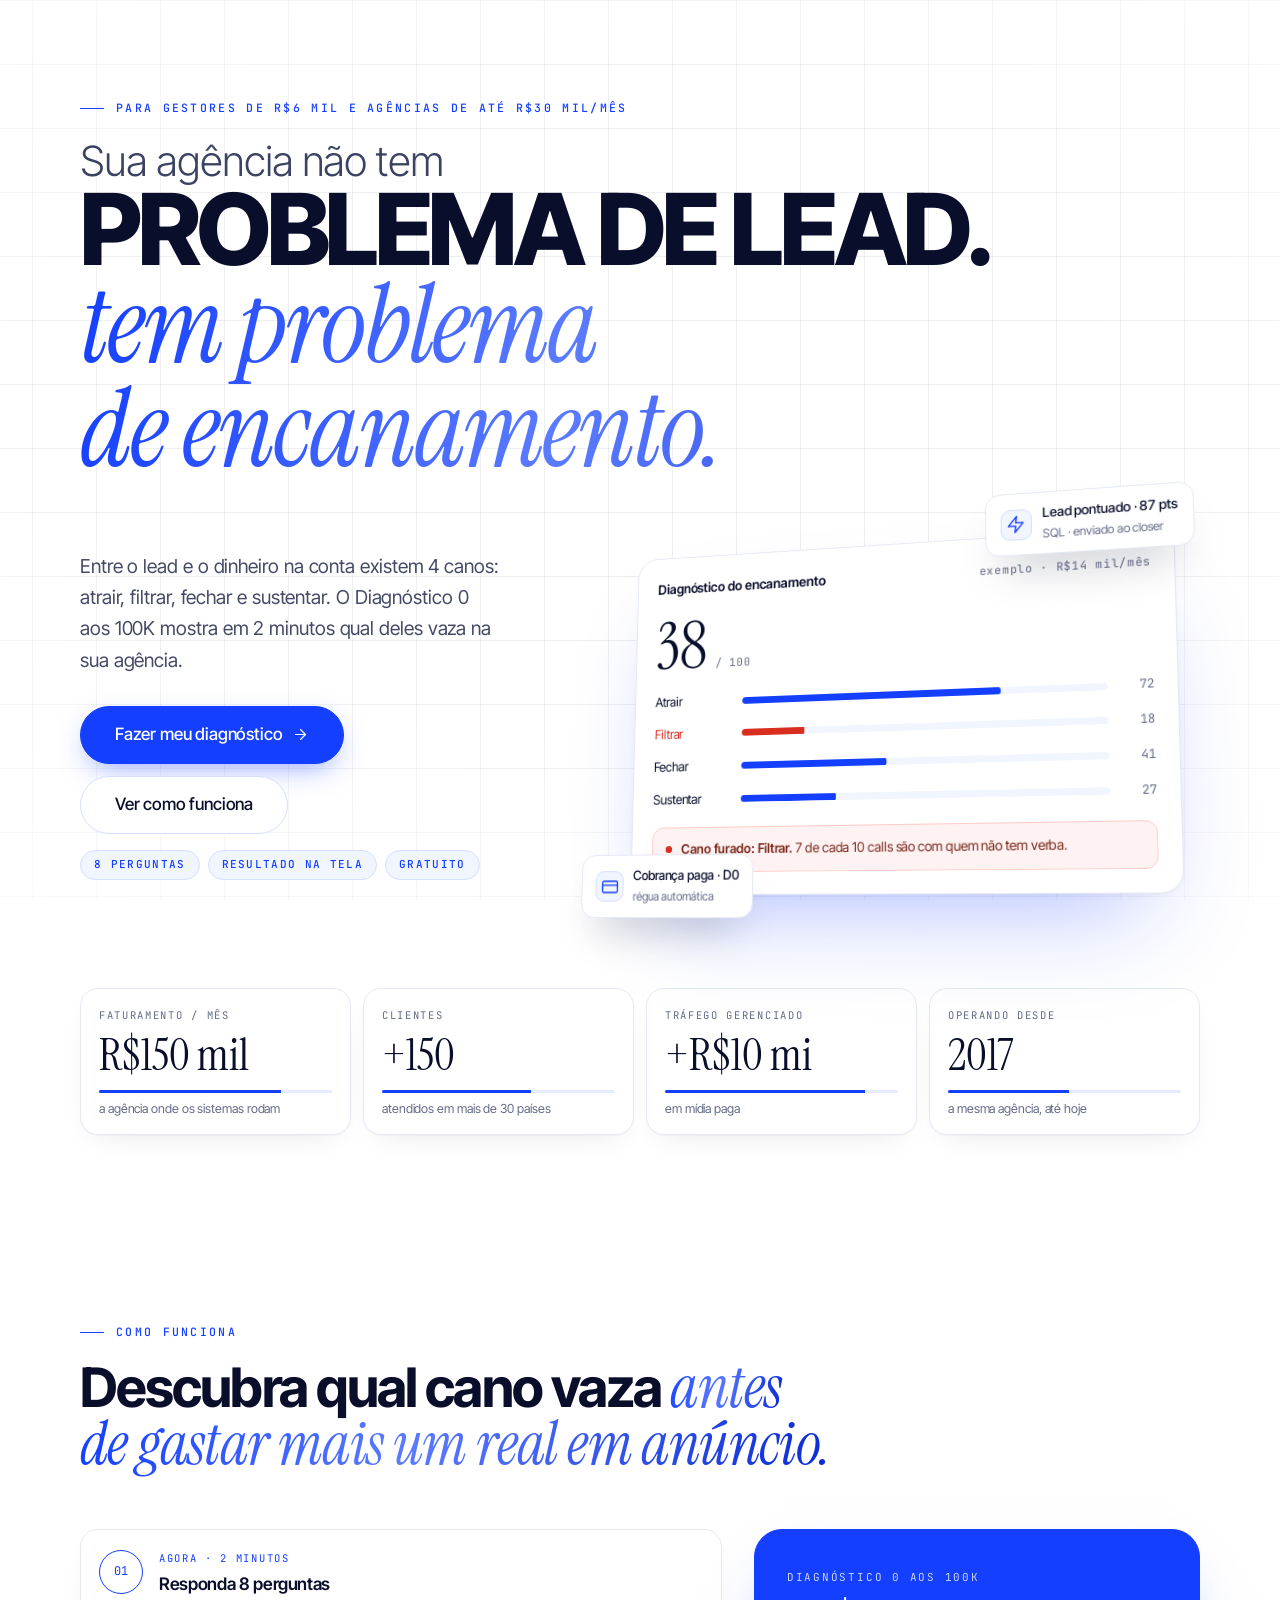
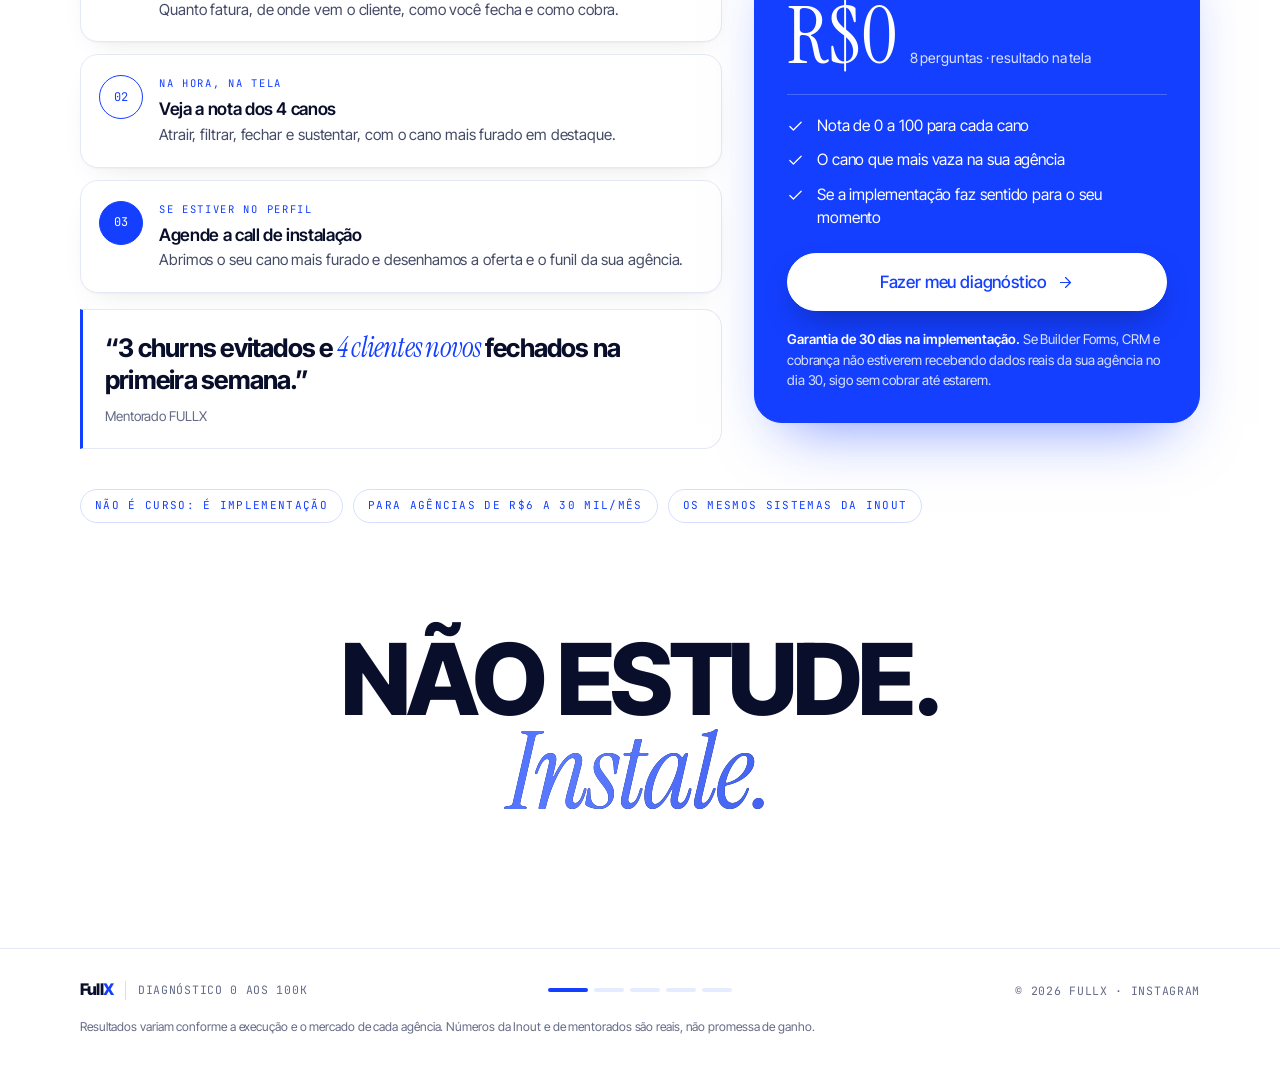
<file: lpfullx/fullxcurta/index.html>
<!DOCTYPE html>
<!--
══════════════════════════════════════════════════════════════════════════════════════
  FULLX — DIAGNÓSTICO 0 AOS 100K · v4 (sistema "41 landing pages premium")

  PROJETO
    Produto ......... Implementação FULLX: 4 sistemas instalados na agência em 90 dias
    Público ......... Gestor de tráfego R$6–10 mil/mês e dono de agência R$10–30 mil/mês.
                      Consciente do problema e da solução, cético (já comprou curso/mentoria).
    Objetivo único .. Fazer o Diagnóstico 0 aos 100K → agendar call de instalação
    Mecanismo ....... Sistema de Demanda Qualificada: Atrair → Filtrar → Fechar → Sustentar
    Big Idea ........ Sua agência não tem problema de lead. Tem problema de encanamento.
    Identidade ...... modelada dos PDFs FULLX: azul #143FFF, tinta #090E2B, fundo branco.
                      Inter Tight + Instrument Serif itálico + JetBrains Mono.

  COMO EDITAR
    ✏️ texto   🖼️ foto   🔗 link   ⚠️ compromisso seu (confirme antes de publicar)
    Configure só em DOIS lugares:
      [TRACKING]  topo do <head> → ID do Pixel e do GTM
      [CONFIG]    fim da página  → webhook, agenda, WhatsApp, vagas, página da isca

  ESTRUTURA (Ctrl+F no código)
    [01] NAV  [02] ABERTURA  [03] FAIXA  [04] PROBLEMA  [05] SOLUÇÃO (espelho)
    [06] COMO FUNCIONA  [07] PROVA  [08] OFERTA  [09] GARANTIA  [10] AUTORIDADE
    [11] PERGUNTAS  [12] FECHAMENTO  [13] RODAPÉ + BARRA DO CELULAR
    [M1] DIAGNÓSTICO  [M2] POPUP DE SAÍDA  [CONFIG]  [JS]

  MODO RASCUNHO: no seu computador aparecem caixas tracejadas e [colchetes]. No ar, tudo com
  data-draft some sozinho, e foto não preenchida também.
══════════════════════════════════════════════════════════════════════════════════════
-->
<html lang="pt-BR">
<head>
<meta charset="UTF-8">
<meta name="viewport" content="width=device-width, initial-scale=1.0, viewport-fit=cover">

<!-- ═══ [TRACKING] 📊 Cole o ID entre as aspas. Vazio = desligado. Mais nada a mexer.
     Eventos automáticos: PageView · ViewContent (50% da página) · AbriuDiagnostico · RetomouDiagnostico ·
     EtapaDiagnostico · AbandonouDiagnostico · Lead (só com o webhook recebendo; com event_id para
     deduplicar com a API de Conversões) · LeadQualificado · AgendouCall · CliqueWhatsApp ·
     PopupSaidaVisto · PopupSaidaClique · SaiuParaIsca -->
<script>
window.FULLX_TRACKING = {
  PIXEL_ID: '',   /* 📊 ex.: '123456789012345' */
  GTM_ID:   ''    /* 📊 ex.: 'GTM-ABC1234' */
};
(function(c,w,d){
  if(c.GTM_ID){w.dataLayer=w.dataLayer||[];w.dataLayer.push({'gtm.start':Date.now(),event:'gtm.js'});
    var j=d.createElement('script');j.async=true;j.src='https://www.googletagmanager.com/gtm.js?id='+c.GTM_ID;d.head.appendChild(j)}
  if(c.PIXEL_ID){!function(f,b,e,v,n,t,s){if(f.fbq)return;n=f.fbq=function(){n.callMethod?n.callMethod.apply(n,arguments):n.queue.push(arguments)};
    if(!f._fbq)f._fbq=n;n.push=n;n.loaded=!0;n.version='2.0';n.queue=[];t=b.createElement(e);t.async=!0;t.src=v;
    s=b.getElementsByTagName(e)[0];s.parentNode.insertBefore(t,s)}(w,d,'script','https://connect.facebook.net/en_US/fbevents.js');
    w.fbq('init',c.PIXEL_ID);w.fbq('track','PageView')}
})(window.FULLX_TRACKING,window,document);
</script>

<!-- ✏️ SEO -->
<title>FULLX — Diagnóstico 0 aos 100K para agências</title>
<meta name="description" content="Em 2 minutos, descubra qual dos 4 canos vaza cliente e dinheiro na sua agência. A FULLX instala os sistemas que fecham o vazamento.">
<meta property="og:title" content="Sua agência não tem problema de lead. Tem problema de encanamento.">
<meta property="og:description" content="Diagnóstico 0 aos 100K: gratuito, 2 minutos, resultado na tela.">
<meta property="og:type" content="website">
<meta property="og:image" content=""><!-- 🖼️ 1200x630 -->
<meta name="theme-color" content="#ffffff">
<link rel="canonical" href="https://fullx.com.br/"><!-- 🔗 -->

<link rel="preconnect" href="https://fonts.googleapis.com">
<link rel="preconnect" href="https://fonts.gstatic.com" crossorigin>
<link href="https://fonts.googleapis.com/css2?family=Inter+Tight:wght@300..800&family=Instrument+Serif:ital@0;1&family=JetBrains+Mono:wght@400;500&display=swap" rel="stylesheet">

<style>
/* ═════ IDENTIDADE FULLX (modelada dos PDFs: Playbook 10X, 250 Testes, Estudo e Playbook Meta Ads) ═════
   Cor ........ azul elétrico #143FFF · tinta #090E2B · fundo branco · tom #F1F5FE
   Tipografia . Inter Tight (sans: leve na entrada, pesada em CAIXA ALTA no impacto)
                Instrument Serif itálico (a virada em azul + números grandes)
                JetBrains Mono (rótulos "— ESTUDO 01 · META ADS")
   Gráficos ... grade fina de linhas · esfera pontilhada · cards brancos com 1 card azul cheio ·
                chips em pílula mono · rodapé com barra segmentada e paginação
   Status (ok / falha) é separado do azul da marca e nunca decorativo. */
:root{
  --blue:#143FFF;--blue-d:#0F30CC;--blue-50:#F1F5FE;--blue-100:#E6ECFF;--blue-200:#CCD8FF;--blue-300:#A9BCFF;
  --ink:#090E2B;--t2:#454B66;--t3:#646B87;
  --bg:#FFFFFF;--bg-2:#F6F8FE;--line:#E4E9F5;--line-2:#D5DEFF;
  --ok:#15803D;--ok-bg:#ECFDF3;--bad:#D92D20;--bad-bg:#FEF3F2;--bad-line:#FECDCA;
  --sh-card:0 1px 2px rgba(9,14,43,.04),0 12px 32px -16px rgba(9,14,43,.12);
  --sh-lift:0 2px 4px rgba(9,14,43,.05),0 28px 60px -28px rgba(20,63,255,.28);
  --glow:0 10px 30px -10px rgba(20,63,255,.55);
  --ff:"Inter Tight","Inter",-apple-system,BlinkMacSystemFont,"Segoe UI",Roboto,sans-serif;
  --fs:"Instrument Serif",Georgia,"Times New Roman",serif;
  --fm:"JetBrains Mono",ui-monospace,SFMono-Regular,Menlo,monospace;
  --e1:cubic-bezier(.4,0,.2,1);--e2:cubic-bezier(.16,1,.3,1);
  --r-card:18px;--r-block:28px;
  --w-cards:1320px;--w-mix:1200px;--w-steps:1000px;--w-faq:800px;
  --sec:clamp(64px,10vw,140px);--after-head:56px;
}
*,*::before,*::after{box-sizing:border-box;margin:0;padding:0}
[hidden]{display:none!important}
html{scroll-behavior:smooth;-webkit-text-size-adjust:100%;scroll-padding-top:16px}
body{font-family:var(--ff);background:var(--bg);color:var(--t2);font-size:1.0625rem;font-weight:400;line-height:1.62;letter-spacing:-.005em;-webkit-font-smoothing:antialiased;text-rendering:optimizeLegibility}
a{color:inherit}
button,select{font:inherit;color:inherit}
img,svg{max-width:100%;display:block}
:focus-visible{outline:2px solid var(--blue);outline-offset:3px;border-radius:8px}
.wrap{width:100%;max-width:var(--w-mix);margin:0 auto;padding:0 clamp(16px,5vw,40px)}
.wrap.cards{max-width:var(--w-cards)}.wrap.steps{max-width:var(--w-steps)}.wrap.faq-w{max-width:var(--w-faq)}
.ic{fill:none;stroke:currentColor;stroke-width:1.7px;stroke-linecap:round;stroke-linejoin:round;width:1em;height:1em;flex:none;display:inline-block;vertical-align:middle}

/* tipografia: sans pesada + virada em serifada itálica azul */
h1,h2,h3{color:var(--ink);text-wrap:balance}
h2{font-size:clamp(2rem,4.4vw,3.4rem);font-weight:700;line-height:1.04;letter-spacing:-.035em}
h3{font-size:1.2rem;font-weight:600;line-height:1.25;letter-spacing:-.02em}
h2 .mute,h3 .mute,.sf{font-family:var(--fs);font-style:italic;font-weight:400;color:var(--blue);letter-spacing:-.01em;font-size:1.1em;line-height:.95}
p{text-wrap:pretty;max-width:65ch}
b,strong{font-weight:600;color:var(--ink)}
.label{display:inline-flex;align-items:center;gap:12px;font-family:var(--fm);font-size:11.5px;font-weight:500;letter-spacing:.2em;text-transform:uppercase;line-height:1.3;color:var(--blue)}
.label::before{content:"";width:24px;height:1px;background:currentColor;flex:none}
.cap{font-size:.8125rem;color:var(--t3)}
.cap a{color:inherit;text-underline-offset:2px}
.mono{font-family:var(--fm);font-size:.72rem;letter-spacing:.06em;color:var(--t3)}
.num,.serif-num{font-family:var(--fs);font-weight:400;font-variant-numeric:lining-nums tabular-nums;letter-spacing:-.02em}

/* abertura no formato dos PDFs: frase leve · IMPACTO EM CAIXA ALTA · virada em serifada itálica */
.h1{color:var(--ink);max-width:none}
.h1 .pre{display:block;font-size:clamp(1.5rem,1rem + 2.4vw,2.6rem);font-weight:300;letter-spacing:-.025em;line-height:1.1;color:#3B4262}
.h1 .big{display:block;margin-top:.12em;font-size:clamp(2.5rem,1rem + 6.6vw,6.2rem);font-weight:800;text-transform:uppercase;letter-spacing:-.045em;line-height:.9}
.h1 .turn{display:block;font-family:var(--fs);font-style:italic;font-weight:400;font-size:clamp(2.8rem,1rem + 7.4vw,6.8rem);letter-spacing:-.02em;line-height:.95;color:var(--blue);padding-bottom:.06em}

/* botões em pílula */
.btn{display:inline-flex;align-items:center;justify-content:center;gap:10px;min-height:52px;padding:14px 30px;border-radius:9999px;border:1px solid transparent;font-size:1rem;font-weight:500;letter-spacing:-.01em;line-height:1.2;text-decoration:none;cursor:pointer;white-space:nowrap;
  transition:box-shadow .3s var(--e1),transform .15s var(--e1),background .15s var(--e1),border-color .15s var(--e1),color .15s var(--e1)}
.btn .ic{width:17px;height:17px;transition:transform .15s var(--e1)}
.btn:hover .ic.arr{transform:translateX(3px)}
.btn-p{color:#fff;background:var(--blue);border-color:var(--blue);box-shadow:var(--glow)}
.btn-p:hover{background:var(--blue-d);border-color:var(--blue-d);transform:translateY(-2px);box-shadow:0 16px 36px -12px rgba(20,63,255,.7)}
.btn-p[disabled]{opacity:.6;cursor:progress;transform:none}
.btn-s{color:var(--ink);background:#fff;border-color:var(--line-2)}
.btn-s:hover{border-color:var(--blue);color:var(--blue)}
.btn-lg{min-height:58px;padding:16px 34px;font-size:1.0625rem}
.btn-full{width:100%}
.btn-link{background:none;border:0;cursor:pointer;color:var(--t3);font-size:.9rem;min-height:44px;padding:0 8px;text-decoration:underline;text-underline-offset:3px}
@media(max-width:639px){.btn{white-space:normal}.btn-m{width:100%}}

/* chips mono em pílula */
.tag,.chip{display:inline-flex;align-items:center;gap:9px;min-height:30px;padding:5px 13px;border-radius:9999px;font-family:var(--fm);font-size:11px;font-weight:500;letter-spacing:.12em;text-transform:uppercase;color:var(--blue);background:var(--blue-50);border:1px solid var(--line-2)}
.dot{position:relative;width:7px;height:7px;border-radius:50%;background:var(--ok);flex:none}
.dot::after{content:"";position:absolute;inset:0;border-radius:50%;background:inherit;opacity:.5}
@media(prefers-reduced-motion:no-preference){.dot::after{animation:sonar 2s var(--e1) infinite}}
@keyframes sonar{to{transform:scale(3);opacity:0}}
.dot.bad{background:var(--bad)}

/* cards brancos · card azul cheio */
.card{position:relative;border-radius:var(--r-card);background:#fff;border:1px solid var(--line);box-shadow:var(--sh-card);transition:border-color .3s var(--e1),transform .3s var(--e1),box-shadow .3s var(--e1)}
.card.hov:hover{border-color:var(--blue-300);transform:translateY(-3px);box-shadow:var(--sh-lift)}
.card.fill{background:var(--blue);border-color:var(--blue);color:#DCE4FF;box-shadow:0 30px 60px -30px rgba(20,63,255,.6)}
.card.fill h3,.card.fill b{color:#fff}
.card.fill .chip{color:#fff;background:rgba(255,255,255,.12);border-color:rgba(255,255,255,.28)}
.ib{width:40px;height:40px;border-radius:12px;display:grid;place-items:center;flex:none;color:#8D93AB;background:var(--bg-2);border:1px solid var(--line)}
.ib .ic{width:19px;height:19px}
.ib.on{color:var(--blue);background:var(--blue-50);border-color:var(--line-2)}

/* gráficos de fundo: grade fina de linhas + esfera pontilhada */
.gridbg{position:absolute;inset:0;pointer-events:none;background-image:linear-gradient(to right,rgba(20,63,255,.055) 1px,transparent 1px),linear-gradient(to bottom,rgba(20,63,255,.055) 1px,transparent 1px);background-size:72px 72px;
  -webkit-mask-image:linear-gradient(180deg,#000,transparent 85%);mask-image:linear-gradient(180deg,#000,transparent 85%)}
.orb{position:absolute;pointer-events:none;width:min(560px,80vw);aspect-ratio:1;border-radius:50%;
  background:radial-gradient(circle,rgba(20,63,255,.42) 1.3px,transparent 1.6px) 0 0/13px 13px;
  -webkit-mask-image:radial-gradient(circle at 40% 38%,#000 0,rgba(0,0,0,.65) 35%,transparent 70%);mask-image:radial-gradient(circle at 40% 38%,#000 0,rgba(0,0,0,.65) 35%,transparent 70%);opacity:.55}
@media(prefers-reduced-motion:no-preference){.orb{animation:orbit 40s linear infinite}}
@keyframes orbit{to{transform:rotate(360deg)}}

/* revelar ao rolar com desfoque */
@keyframes revelar{from{opacity:0;transform:translateY(30px);filter:blur(8px)}to{opacity:1;transform:none;filter:blur(0)}}
.js .rv{animation:revelar .8s var(--e2) both;animation-play-state:paused;animation-delay:var(--d,0s)}
.js .rv.on{animation-play-state:running}
.stag > .rv:nth-child(2){--d:.08s}.stag > .rv:nth-child(3){--d:.16s}.stag > .rv:nth-child(4){--d:.24s}.stag > .rv:nth-child(5){--d:.32s}.stag > .rv:nth-child(6){--d:.4s}

/* mídia a trocar + rascunho */
.ph{position:relative;display:grid;place-items:center;text-align:center;overflow:hidden;background:repeating-linear-gradient(135deg,rgba(20,63,255,.04) 0 10px,transparent 10px 20px),var(--bg-2);border:1px dashed var(--line-2);color:var(--t3);font-size:.8rem;line-height:1.4;padding:16px}
.ph span{max-width:28ch}
.ph img{position:absolute;inset:0;width:100%;height:100%;object-fit:cover;border:0}
html:not(.draft) [data-draft]{display:none!important}
html:not(.draft) .ph:not(:has(img)){display:none!important}
.draft-bar{display:none;position:relative;z-index:200;background:#FEF7E0;color:#6B4E00;font-size:.78rem;padding:8px 16px;text-align:center;border-bottom:1px solid #F5DFA0}
html.draft .draft-bar{display:block}
.todo{background:#FEF0C7;color:#6B4E00;border-radius:4px;padding:0 4px}

/* seções */
.sec{position:relative;padding:var(--sec) 0}
.alt{background:var(--bg-2)}
.head{position:relative;margin-bottom:var(--after-head);max-width:820px}
.head .label+h2{margin-top:18px}
.head p{margin-top:18px;font-size:1.0625rem}
.head.c{text-align:center;margin-left:auto;margin-right:auto}
.head.c .label{justify-content:center}
.head.c p{margin-left:auto;margin-right:auto}
.cta-c{margin-top:var(--after-head);display:flex;flex-direction:column;align-items:center;gap:12px;text-align:center}

/* topo fixo no formato do cabeçalho dos PDFs: "FULLX · ESTUDO META ADS" */
.nav{position:fixed;z-index:70;top:0;left:0;right:0;background:rgba(255,255,255,.86);border-bottom:1px solid var(--line);-webkit-backdrop-filter:blur(14px) saturate(1.4);backdrop-filter:blur(14px) saturate(1.4)}
.nav-in{max-width:var(--w-mix);margin:0 auto;padding:10px clamp(16px,5vw,40px);display:flex;justify-content:space-between;align-items:center;gap:12px}
.nav-l{display:flex;align-items:center;gap:14px;min-width:0}
.nav-l .mono{white-space:nowrap;overflow:hidden;text-overflow:ellipsis}
.nav-l .sep{color:var(--line-2)}
html.draft .nav{top:34px}
.brand{font-size:1.2rem;font-weight:800;letter-spacing:-.05em;color:var(--ink);text-decoration:none;display:inline-flex;align-items:center;min-height:44px}
.brand i{font-style:normal;color:var(--blue)}
.nav .btn{min-height:44px;padding:10px 20px;font-size:.92rem}
@media(max-width:639px){.nav .btn,.nav-l .sep,.nav-l .mono{display:none}}

/* perguntas sem JS: grid-template-rows 0fr → 1fr */
.faq{display:grid;gap:10px}
.qa{border-radius:var(--r-card);background:#fff;border:1px solid var(--line);transition:border-color .3s var(--e1),box-shadow .3s var(--e1)}
.qa:has(input:checked){border-color:var(--blue-300);box-shadow:var(--sh-card)}
.qa input{position:absolute;opacity:0;width:1px;height:1px}
.qa label{display:flex;justify-content:space-between;align-items:center;gap:16px;min-height:64px;padding:18px 22px;cursor:pointer;font-size:1.05rem;font-weight:600;color:var(--ink);letter-spacing:-.015em}
.qa label .ic{width:18px;height:18px;color:var(--blue);transition:transform .3s var(--e1)}
.qa:has(input:checked) label .ic{transform:rotate(45deg)}
.qa:has(input:focus-visible){outline:2px solid var(--blue);outline-offset:3px}
.ans{display:grid;grid-template-rows:0fr;transition:grid-template-rows .3s ease-out}
.ans > div{min-height:0;overflow:hidden}
.ans p{padding:0 22px 20px;font-size:.98rem}
.qa:has(input:checked) .ans{grid-template-rows:1fr}

/* rodapé no formato dos PDFs: marca | descrição · barra segmentada · paginação */
.foot{padding:28px 0 36px;border-top:1px solid var(--line);font-size:.8125rem;color:var(--t3)}
.foot-in{display:grid;gap:14px;align-items:center;grid-template-columns:1fr}
@media(min-width:760px){.foot-in{grid-template-columns:1fr auto 1fr}}
.foot-l{display:flex;align-items:center;gap:12px}
.foot-l .brand{font-size:1rem;min-height:0}
.foot-l .mono{border-left:1px solid var(--line-2);padding-left:12px}
.segs{display:flex;gap:6px;justify-self:center}
.segs i{width:30px;height:4px;border-radius:4px;background:var(--blue-100)}
.segs i:first-child{width:40px;background:var(--blue)}
.foot-r{justify-self:end;text-align:right}
@media(max-width:759px){.foot-r{justify-self:start;text-align:left}.segs{justify-self:start}}
.foot .disc{grid-column:1/-1;font-size:.76rem;max-width:none}
.foot a{text-decoration:none}
.foot a:hover{color:var(--blue)}

.mbar{position:fixed;left:0;right:0;bottom:0;z-index:60;padding:10px 16px calc(10px + env(safe-area-inset-bottom));background:rgba(255,255,255,.94);border-top:1px solid var(--line);-webkit-backdrop-filter:blur(12px);backdrop-filter:blur(12px);transform:translateY(110%);transition:transform .3s var(--e1)}
.mbar.show{transform:none}
.mbar .btn{width:100%}
@media(min-width:640px){.mbar{display:none}}
@media(max-width:639px){body{padding-bottom:80px}}

/* ═════ PÁGINA DO DIAGNÓSTICO ═════ */
/* [02] abertura */
.hero{position:relative;overflow:clip;padding:clamp(48px,7vw,104px) 0 clamp(56px,7vw,96px)}
.hero .orb{right:-180px;top:40px}
.hero .wrap{position:relative}
.hero .h1{margin-top:22px}
.hero-g{display:grid;gap:clamp(48px,6vw,64px);align-items:center;margin-top:clamp(32px,4vw,52px)}
@media(min-width:1040px){.hero-g{grid-template-columns:.42fr .58fr}}
.hero .lead{font-size:clamp(1.0625rem,1rem + .3vw,1.2rem);max-width:44ch}
.hero-cta{margin-top:30px;display:flex;flex-wrap:wrap;gap:12px}
@media(max-width:639px){.hero-cta{flex-direction:column}}
.hero-meta{margin-top:16px;display:flex;flex-wrap:wrap;gap:8px}

/* painel do resultado em 3D estático */
.stage{perspective:1400px;max-width:560px;width:100%;margin:0 auto}
.panel{position:relative;padding:22px;border-radius:22px;background:#fff;border:1px solid var(--line);box-shadow:0 2px 4px rgba(9,14,43,.04),0 50px 90px -40px rgba(20,63,255,.35);
  transform:rotateX(8deg) rotateY(-14deg);transform-style:preserve-3d;transition:transform .8s var(--e2)}
.stage:hover .panel{transform:rotateX(3deg) rotateY(-5deg)}
@media(max-width:1039px){.panel{transform:rotateX(6deg)}}
.p-top{display:flex;justify-content:space-between;align-items:center;gap:10px;font-size:.88rem;color:var(--ink)}
.p-top b{font-weight:600}
.p-score{display:flex;align-items:baseline;gap:10px;margin:14px 0 4px}
.p-score strong{font-family:var(--fs);font-size:4.4rem;font-weight:400;line-height:1;color:var(--ink)}
.p-rows{list-style:none;display:grid;gap:12px;margin-top:14px}
.p-rows li{display:grid;grid-template-columns:84px 1fr 32px;gap:12px;align-items:center;font-size:.84rem;color:var(--ink)}
.track{height:7px;border-radius:9999px;background:var(--blue-50);overflow:hidden}
.bfill{display:block;height:100%;border-radius:9999px;background:var(--blue);transform-origin:left;transform:scaleX(var(--v,0))}
.p-rows li.bad{color:var(--bad)}.p-rows li.bad .bfill{background:var(--bad)}
.p-rows .n{text-align:right;font-family:var(--fm);font-size:.75rem;color:var(--t3)}
.p-alert{margin-top:18px;display:flex;gap:10px;align-items:flex-start;padding:12px 14px;border-radius:12px;background:var(--bad-bg);border:1px solid var(--bad-line);font-size:.84rem;line-height:1.45;color:#7A271A}
.p-alert b{color:#7A271A}
.p-alert .dot{margin-top:6px}
.chipf{position:absolute;display:flex;align-items:center;gap:10px;padding:10px 14px;border-radius:14px;background:#fff;border:1px solid var(--line);box-shadow:0 24px 44px -20px rgba(9,14,43,.35);font-size:.8rem;font-weight:500;color:var(--ink);white-space:nowrap;transform:translateZ(60px)}
.chipf small{display:block;font-weight:400;font-size:.72rem;color:var(--t3)}
.chipf .ib{width:30px;height:30px;border-radius:9px}
.chipf.c1{right:-22px;top:-26px}
.chipf.c2{left:-26px;bottom:-24px}
@media(max-width:560px){.chipf.c1{right:-6px;top:-30px}.chipf.c2{left:-6px;bottom:-30px}}

/* quatro números de prova — numeral serifado, como "R$ 1,57 mi" nos PDFs */
.proofnums{list-style:none;margin-top:clamp(64px,8vw,96px);display:grid;grid-template-columns:repeat(2,1fr);gap:12px}
@media(min-width:860px){.proofnums{grid-template-columns:repeat(4,1fr)}}
.proofnums li{padding:18px 18px 16px;border-radius:var(--r-card);background:#fff;border:1px solid var(--line);box-shadow:var(--sh-card)}
.proofnums li > span:first-child{display:block;font-family:var(--fm);font-size:10.5px;letter-spacing:.16em;text-transform:uppercase;color:var(--t3)}
.proofnums strong{display:block;margin-top:8px;font-family:var(--fs);font-size:clamp(2rem,1.4rem + 1.8vw,2.9rem);font-weight:400;line-height:1;color:var(--ink)}
.proofnums i{display:block;margin-top:12px;height:3px;border-radius:3px;background:var(--blue-100);overflow:hidden}
.proofnums i::after{content:"";display:block;height:100%;width:var(--w,60%);background:var(--blue)}
.proofnums small{display:block;margin-top:8px;font-size:.78rem;color:var(--t3);line-height:1.35}

/* [03] faixa */
.strip{padding:26px 0;border-top:1px solid var(--line);border-bottom:1px solid var(--line);background:var(--bg-2)}
.strip .label{display:flex;justify-content:center;color:var(--t3);margin-bottom:14px}
.strip .label::before{display:none}
.marq{overflow:hidden;-webkit-mask-image:linear-gradient(90deg,transparent,#000 12%,#000 88%,transparent);mask-image:linear-gradient(90deg,transparent,#000 12%,#000 88%,transparent)}
.marq-t{display:flex;gap:12px;width:max-content}
@media(prefers-reduced-motion:no-preference){.marq-t{animation:marquee 40s linear infinite}}
@keyframes marquee{to{transform:translateX(-50%)}}
.marq-t span{display:inline-flex;align-items:center;min-height:34px;padding:6px 16px;border-radius:9999px;background:#fff;border:1px solid var(--line-2);font-family:var(--fm);font-size:11.5px;letter-spacing:.1em;text-transform:uppercase;color:var(--blue);white-space:nowrap}

/* [04][05] problema / solução espelhados */
.grid4{display:grid;gap:16px;counter-reset:c}
@media(min-width:700px){.grid4{grid-template-columns:1fr 1fr}}
@media(min-width:1180px){.grid4{grid-template-columns:repeat(4,1fr)}}
.pc{padding:24px 22px;display:flex;flex-direction:column;counter-increment:c}
.pc .k{display:grid;grid-template-columns:1fr auto;align-items:start;margin-bottom:18px;row-gap:6px}
.pc .k::before{content:counter(c,decimal-leading-zero);grid-row:1;grid-column:1;font-family:var(--fs);font-style:italic;font-size:3rem;line-height:.9;color:var(--blue)}
.pc .k .ib{grid-row:1;grid-column:2}
.pc .k span:first-child{grid-row:2;grid-column:1/-1;font-family:var(--fm);font-size:10.5px;letter-spacing:.16em;text-transform:uppercase;color:var(--t3)}
.dor .pc .k::before{color:#B8BED3}
.pc h3{margin-bottom:8px}
.pc p{font-size:.95rem;line-height:1.55}
.pc .stat{margin-top:auto;padding-top:18px;font-size:.8125rem;color:var(--t3);border-top:1px solid var(--line);margin-top:auto}
.pc .stat b{display:block;font-family:var(--fs);font-size:2rem;font-weight:400;line-height:1;color:var(--ink);margin:14px 0 4px}
.voice{margin-top:var(--after-head);display:grid;gap:20px;align-items:end;padding:clamp(24px,4vw,40px);border-radius:var(--r-block);background:var(--bg-2);border:1px solid var(--line)}
@media(min-width:1040px){.voice{grid-template-columns:1.1fr .9fr}}
.voice q{display:block;quotes:"“" "”";font-family:var(--fs);font-style:italic;font-size:clamp(1.5rem,1.1rem + 1.5vw,2.3rem);line-height:1.18;color:var(--ink)}
.ui{margin:18px 0 4px;padding:12px;border-radius:12px;background:var(--bg-2);border:1px solid var(--line);font-size:.75rem;color:var(--t2);min-height:112px}
.ui-bars{display:flex;align-items:flex-end;gap:5px;height:64px;margin-top:10px}
.ui-bars i{flex:1;height:100%;border-radius:4px 4px 2px 2px;background:var(--blue);transform-origin:bottom;transform:scaleY(var(--h));opacity:.9}
.ui-bars i:nth-child(odd){background:var(--blue-300)}
.ui-row{display:flex;justify-content:space-between;align-items:center;gap:8px;padding:7px 9px;border-radius:8px;background:#fff;border:1px solid var(--line)}
.ui-row+.ui-row{margin-top:6px}
.ui-row em{font-style:normal;font-family:var(--fm);font-size:.7rem;color:var(--ink)}
.ui-row em.okc{color:var(--ok)}.ui-row em.badc{color:var(--bad)}
.ui-kb{display:grid;grid-template-columns:repeat(3,1fr);gap:6px}
.ui-kb div{padding:6px;border-radius:8px;background:#fff;border:1px solid var(--line)}
.ui-kb small{display:block;font-family:var(--fm);font-size:.58rem;letter-spacing:.12em;color:var(--t3);margin-bottom:4px}
.ui-kb i{display:block;height:14px;border-radius:4px;background:var(--blue-50);margin-top:4px}
.ui-kb i.hl{background:var(--blue)}

/* [06] linha do tempo com luz descendo */
.how{overflow:clip}
.how .orb{left:-220px;bottom:-140px}
.tl{position:relative;list-style:none;display:grid;gap:40px;padding-left:48px}
.tl::before{content:"";position:absolute;left:17px;top:6px;bottom:6px;width:1px;background:var(--line-2)}
.tl::after{content:"";position:absolute;left:16px;top:6px;width:3px;height:140px;border-radius:3px;background:linear-gradient(180deg,transparent,var(--blue),transparent)}
@media(prefers-reduced-motion:no-preference){.tl::after{animation:beam 4.5s var(--e1) infinite}}
@keyframes beam{from{transform:translateY(0);opacity:0}15%{opacity:1}85%{opacity:1}to{transform:translateY(var(--tlh,700px));opacity:0}}
.tl li{position:relative;padding:20px 22px;border-radius:var(--r-card);background:#fff;border:1px solid var(--line);box-shadow:var(--sh-card)}
.tl .n{position:absolute;left:-48px;top:18px;width:35px;height:35px;border-radius:50%;display:grid;place-items:center;background:#fff;border:1px solid var(--blue);font-family:var(--fm);font-size:.72rem;color:var(--blue)}
.tl li:last-child .n{background:var(--blue);color:#fff}
.tl .when{display:block;font-family:var(--fm);font-size:10.5px;letter-spacing:.16em;text-transform:uppercase;color:var(--blue);margin-bottom:8px}
.tl h3{margin-bottom:6px}
@media(min-width:900px){
  .tl{padding-left:0;gap:20px}
  .tl::before,.tl::after{left:50%}
  .tl::after{margin-left:-1px}
  .tl li{width:calc(50% - 44px)}
  .tl li:nth-child(odd){justify-self:start;text-align:right}
  .tl li:nth-child(even){justify-self:end}
  .tl .n{left:auto;right:-62px}
  .tl li:nth-child(even) .n{right:auto;left:-62px}
  .tl li:nth-child(odd) p{margin-left:auto}
}

/* [07] prova — depoimento em corpo de título */
.proof{display:grid;gap:clamp(32px,5vw,64px);align-items:center}
@media(min-width:1040px){.proof{grid-template-columns:1.1fr .9fr}}
.proof q{display:block;quotes:"“" "”";margin-top:18px;font-size:clamp(1.9rem,1.2rem + 2.8vw,3.3rem);font-weight:700;letter-spacing:-.035em;line-height:1.05;color:var(--ink)}
.proof q em{font-family:var(--fs);font-style:italic;font-weight:400;color:var(--blue);letter-spacing:-.01em}
.proof cite{display:block;margin-top:22px;font-style:normal;font-size:.9rem;color:var(--t3)}
.proof .ph{aspect-ratio:9/16;max-height:540px;width:min(100%,300px);margin:0 auto;border-radius:22px}
.cases{display:grid;gap:12px;margin-top:28px}
@media(min-width:700px){.cases{grid-template-columns:1fr 1fr}}
.cases .card{padding:18px;font-size:.92rem}

/* [08] oferta — página azul cheia, como as capas dos PDFs */
.offer{position:relative;overflow:hidden;max-width:var(--w-steps);margin:0 auto;padding:clamp(26px,4vw,52px);border-radius:var(--r-block);background:var(--blue);color:#DCE4FF;box-shadow:0 50px 100px -40px rgba(20,63,255,.6)}
.offer .orb{right:-200px;top:-160px;background-image:radial-gradient(circle,rgba(255,255,255,.55) 1.3px,transparent 1.6px);opacity:.5}
.offer > :not(.orb){position:relative}
.offer h2,.offer b,.offer strong{color:#fff}
.offer h2 .mute{color:#fff}
.offer .label{color:#fff}
.of-g{display:grid;gap:28px;align-items:end}
@media(min-width:860px){.of-g{grid-template-columns:1.1fr .9fr}}
.of-g h2{font-size:clamp(1.9rem,1.3rem + 2.2vw,3rem)}
.price{display:grid;gap:6px}
.price s{font-family:var(--fm);font-size:.82rem;color:#B8C6FF}
.price strong{font-family:var(--fs);font-size:clamp(3.6rem,2.6rem + 3.6vw,5.6rem);font-weight:400;line-height:.9}
.price span{font-size:.9rem;color:#DCE4FF}
.price .btn{margin-top:14px}
.offer .btn-p{background:#fff;color:var(--blue);border-color:#fff;box-shadow:0 14px 34px -12px rgba(9,14,43,.45)}
.offer .btn-p:hover{background:#F1F5FE;border-color:#F1F5FE}
.inc{margin-top:36px}
.inc .label{color:#B8C6FF}
.stack{list-style:none;margin-top:14px;border-top:1px solid rgba(255,255,255,.18)}
.stack li{display:grid;grid-template-columns:22px 1fr auto;gap:14px;align-items:start;padding:14px 0;border-bottom:1px solid rgba(255,255,255,.18);font-size:.98rem;color:#fff}
.stack li .ic{width:17px;height:17px;margin-top:4px;color:#fff}
.stack li small{display:block;margin-top:2px;font-size:.84rem;color:#C7D3FF}
.stack .v{font-family:var(--fm);font-size:.8rem;color:#B8C6FF;text-decoration:line-through;white-space:nowrap}
.stack .bn{font-family:var(--fm);font-size:10px;letter-spacing:.18em;text-transform:uppercase;color:var(--blue);background:#fff;border-radius:9999px;padding:2px 8px;margin-right:8px}
.of-foot{margin-top:16px;font-size:.84rem;color:#C7D3FF}
.offer :focus-visible{outline-color:#fff}

/* [09] garantia */
.guar{max-width:var(--w-steps);margin:0 auto;padding:clamp(24px,4vw,40px);display:grid;gap:24px;align-items:center}
@media(min-width:760px){.guar{grid-template-columns:auto 1fr}}
.seal{width:120px;height:120px;border-radius:50%;display:grid;place-items:center;text-align:center;border:1px solid var(--line-2);background:var(--blue-50)}
.seal strong{display:block;font-family:var(--fs);font-size:3.4rem;font-weight:400;line-height:.9;color:var(--blue)}
.seal span{font-family:var(--fm);font-size:10px;letter-spacing:.2em;text-transform:uppercase;color:var(--t3)}
.guar h2{font-size:clamp(1.7rem,1.2rem + 1.6vw,2.5rem)}
.guar p{margin-top:12px}
.guar .fine{font-size:.875rem;color:var(--t3)}

/* [10] autoridade */
.auth{display:grid;gap:clamp(32px,5vw,64px);align-items:center}
@media(min-width:1040px){.auth{grid-template-columns:.42fr .58fr}}
.portrait{position:relative;aspect-ratio:4/5;width:min(100%,420px);margin:0 auto;border-radius:var(--r-block);overflow:hidden;background:var(--blue-50);border:1px solid var(--line)}
.portrait .ph{position:absolute;inset:0;border:0}
.portrait figcaption{position:absolute;left:12px;right:12px;bottom:12px;display:flex;justify-content:space-between;gap:8px;padding:10px 14px;border-radius:12px;background:#fff;border:1px solid var(--line);font-size:.88rem;color:var(--ink)}
.portrait figcaption span{font-family:var(--fm);font-size:.7rem;letter-spacing:.08em;color:var(--t3)}
.auth p{margin-top:16px}
.facts{list-style:none;display:grid;grid-template-columns:1fr 1fr;gap:12px;margin-top:28px}
.facts li{padding:16px;border-radius:var(--r-card);background:#fff;border:1px solid var(--line)}
.facts strong{display:block;font-family:var(--fs);font-size:2.2rem;font-weight:400;line-height:1;color:var(--ink)}
.facts span{display:block;margin-top:6px;font-size:.8125rem;color:var(--t3)}

/* [12] fechamento */
.final{overflow:clip}
.final .orb{left:50%;top:-200px;margin-left:-280px;opacity:.35}
.cmp{display:grid;gap:16px;max-width:var(--w-steps);margin:0 auto}
@media(min-width:860px){.cmp{grid-template-columns:.9fr 1.1fr}}
.cmp > div{padding:26px 24px}
.cmp h3{font-size:1.1rem;margin-bottom:18px}
.cmp ul{list-style:none;display:grid;gap:14px}
.cmp li{display:grid;grid-template-columns:20px 1fr;gap:12px;font-size:.98rem;line-height:1.5}
.cmp li .ic{width:17px;height:17px;margin-top:4px}
.cmp .no{border-radius:var(--r-card);background:var(--bg-2);border:1px solid var(--line)}
.cmp .no .ic{color:var(--bad)}
.cmp .yes li{color:#fff}
.cmp .yes .ic{color:#fff}
.sign{margin-top:clamp(72px,9vw,120px);text-align:center;font-size:clamp(2.8rem,1.4rem + 6vw,6.4rem);font-weight:800;text-transform:uppercase;letter-spacing:-.045em;line-height:.9;color:var(--ink)}
.sign .mute{display:block;font-family:var(--fs);font-style:italic;font-weight:400;text-transform:none;color:var(--blue);letter-spacing:-.02em;font-size:1.08em}

/* [M1] diagnóstico */
dialog{border:0;padding:0;margin:auto;width:min(580px,calc(100% - 24px));max-height:calc(100dvh - 24px);border-radius:24px;background:#fff;color:var(--t2);border:1px solid var(--line);box-shadow:0 50px 100px -30px rgba(9,14,43,.45);overflow:auto}
dialog::backdrop{background:rgba(9,14,43,.55);-webkit-backdrop-filter:blur(3px);backdrop-filter:blur(3px)}
@media(prefers-reduced-motion:no-preference){dialog[open]{animation:pop .5s var(--e2)}}
@keyframes pop{from{opacity:0;transform:translateY(16px) scale(.98);filter:blur(4px)}}
.dlg-top{position:sticky;top:0;z-index:2;background:#fff;padding:16px 18px 0}
.dlg-row{display:flex;justify-content:space-between;align-items:center;gap:12px}
.dlg-row .brand{font-size:1.05rem;min-height:0}
.dlg-row .brand em{font-style:normal;font-family:var(--fm);font-size:10.5px;font-weight:500;letter-spacing:.16em;text-transform:uppercase;color:var(--t3);margin-left:12px}
.x{width:44px;height:44px;border-radius:9999px;border:1px solid var(--line);background:#fff;display:grid;place-items:center;cursor:pointer;color:var(--ink);flex:none}
.x:hover{border-color:var(--blue);color:var(--blue)}
.x .ic{width:17px;height:17px}
.prog{margin-top:14px;display:flex;gap:4px}
.prog{height:4px;border-radius:9999px;background:var(--blue-50);overflow:hidden}
.prog i{display:block;height:100%;width:100%;background:var(--blue);transform-origin:left;transform:scaleX(var(--p,.12));transition:transform .4s var(--e2)}
.prog-t{display:block;margin-top:8px;font-family:var(--fm);font-size:10.5px;letter-spacing:.14em;text-transform:uppercase;color:var(--t3)}
form{padding:8px 18px 22px}
@media(min-width:560px){.dlg-top{padding:20px 26px 0}form{padding:8px 26px 28px}}
fieldset{border:0;min-width:0}
legend{font-size:clamp(1.35rem,1.1rem + .9vw,1.7rem);font-weight:700;letter-spacing:-.03em;line-height:1.15;color:var(--ink);margin:14px 0 6px;padding:0}
.ctag{margin-top:12px}
.hint{font-size:.9rem;color:var(--t3);margin-bottom:16px}
.opts{display:grid;gap:10px}
.opt{position:relative;display:flex;align-items:center;gap:12px;min-height:56px;padding:12px 16px;border-radius:14px;cursor:pointer;background:#fff;border:1px solid var(--line);color:var(--ink);font-weight:500;line-height:1.3;transition:border-color .15s var(--e1),background .15s var(--e1)}
.opt input{position:absolute;opacity:0;pointer-events:none}
.opt::before{content:"";width:18px;height:18px;border-radius:50%;flex:none;border:1.5px solid #B8BED3;background:#fff}
.opt:hover{border-color:var(--blue-300)}
.opt:has(input:checked){border-color:var(--blue);background:var(--blue-50)}
.opt:has(input:checked)::before{border:5px solid var(--blue)}
.opt:has(input:focus-visible){outline:2px solid var(--blue);outline-offset:3px}
.fld{display:grid;gap:6px;margin-bottom:14px}
.fld label{font-size:.88rem;font-weight:500;color:var(--ink)}
.fld input{width:100%;min-height:52px;padding:0 16px;border-radius:12px;border:1px solid var(--line-2);background:#fff;font:inherit;font-size:1rem;color:var(--ink)}
.fld input::placeholder{color:#9AA0B8}
.fld input:focus{outline:none;border-color:var(--blue);box-shadow:0 0 0 3px var(--blue-100)}
.fld input[aria-invalid="true"]{border-color:var(--bad)}
.err{font-size:.85rem;color:var(--bad);min-height:1.2em}
.nav-f{display:flex;justify-content:space-between;align-items:center;gap:12px;margin-top:18px}
.back{background:none;border:0;cursor:pointer;color:var(--t3);font-size:.95rem;display:inline-flex;align-items:center;gap:6px;min-height:44px;padding:0 10px 0 4px}
.back:hover{color:var(--ink)}
.back .ic{transform:rotate(180deg);width:16px;height:16px}
.hp{position:absolute;left:-9999px;width:1px;height:1px;overflow:hidden}
.privacy{display:flex;gap:8px;align-items:flex-start;margin-top:14px;font-size:.8rem;color:var(--t3);line-height:1.4}
.privacy .ic{width:14px;height:14px;margin-top:2px}
.res-score{display:flex;align-items:baseline;gap:10px;margin-top:10px}
.res-score strong{font-family:var(--fs);font-size:4.6rem;font-weight:400;line-height:.9;color:var(--ink)}
.res h2{font-size:clamp(1.4rem,1.1rem + 1vw,1.8rem);margin-top:14px}
.bars{list-style:none;display:grid;gap:12px;margin-top:18px}
.bars li{display:grid;grid-template-columns:86px 1fr 34px;gap:10px;align-items:center;font-size:.9rem;font-weight:500;color:var(--ink)}
.bars .bfill{transition:transform .9s var(--e2)}
.bars li.worst{color:var(--bad)}.bars li.worst .bfill{background:var(--bad)}
.bars .n{text-align:right;font-family:var(--fm);font-size:.78rem;color:var(--t3)}
.res-box{margin-top:18px;padding:14px 16px;border-radius:12px;background:var(--bad-bg);border:1px solid var(--bad-line);font-size:.92rem;line-height:1.5;color:#7A271A}
.gift{margin-top:10px;display:flex;gap:12px;align-items:flex-start;padding:14px 16px;border-radius:12px;background:var(--blue-50);border:1px solid var(--line-2);font-size:.9rem;line-height:1.45;color:var(--ink)}
.gift .ic{width:18px;height:18px;margin-top:2px;color:var(--blue)}
.res-next{margin-top:18px;display:grid;gap:10px}
.res-next .btn{width:100%}
.res-next p{font-size:.85rem;color:var(--t3);text-align:center;margin:0 auto}
.fail{text-align:center;padding:24px 4px 8px}
.fail p{margin:10px auto 18px}
.fail .btn{width:100%}

/* [M2] popup de saída — azul cheio, como as capas dos PDFs */
#exit{width:min(500px,calc(100% - 24px));background:var(--blue);border-color:var(--blue);overflow:hidden}
.ex{position:relative;padding:38px 24px 22px;text-align:center;color:#DCE4FF}
.ex .orb{left:50%;top:-260px;margin-left:-280px;background-image:radial-gradient(circle,rgba(255,255,255,.55) 1.3px,transparent 1.6px);opacity:.45}
.ex > :not(.orb){position:relative}
.ex .x{position:absolute;right:12px;top:12px;background:rgba(255,255,255,.12);border-color:rgba(255,255,255,.3);color:#fff}
.ex .tag{color:#fff;background:rgba(255,255,255,.12);border-color:rgba(255,255,255,.3)}
.ex h2{margin-top:18px;font-size:clamp(1.6rem,1.2rem + 1.6vw,2.2rem);color:#fff}
.ex h2 .mute{color:#fff}
.ex b{color:#fff}
.ex p{margin:14px auto 0;max-width:40ch}
.seats{display:flex;justify-content:center;gap:8px;margin:24px 0 8px}
.seats i{width:28px;height:38px;border-radius:9px;background:rgba(255,255,255,.1);border:1px solid rgba(255,255,255,.3)}
.seats i.on{background:#fff;border-color:#fff}
.seats-t{font-family:var(--fm);font-size:.78rem;letter-spacing:.12em;text-transform:uppercase;color:#fff}
.ex .btn-lg{width:100%;margin-top:22px;background:#fff;color:var(--blue);border-color:#fff;box-shadow:0 14px 34px -12px rgba(9,14,43,.45)}
.ex .btn-link{margin-top:8px;color:#C7D3FF}
.ex :focus-visible{outline-color:#fff}

.hero-g > *,.voice > *,.proof > *,.auth > *,.of-g > *,.cmp > *{min-width:0}
@media(prefers-reduced-motion:reduce){
  *,*::before,*::after{animation-duration:.01ms!important;animation-iteration-count:1!important;transition-duration:.01ms!important;scroll-behavior:auto!important}
  .js .rv{animation:none;opacity:1;transform:none;filter:none}
}

/* ═════ v6 · FUNDO TODO BRANCO + GRADE SAAS ═════
   Sem esferas pontilhadas. Uma grade fina e transparente cobre a página inteira
   (camada fixa atrás de tudo) e fica mais nítida no topo do herói. */
.orb,.gridbg{display:none!important}
html{background:#fff}body{background:transparent}
body::before{content:"";position:fixed;inset:0;z-index:-1;pointer-events:none;
  background-image:linear-gradient(to right,rgba(9,14,43,.065) 1px,transparent 1px),linear-gradient(to bottom,rgba(9,14,43,.065) 1px,transparent 1px);
  background-size:64px 64px;background-position:center top;
  -webkit-mask-image:radial-gradient(ellipse 90% 75% at 50% 45%,#000 40%,rgba(0,0,0,.55) 75%,rgba(0,0,0,.15) 100%);
          mask-image:radial-gradient(ellipse 90% 75% at 50% 45%,#000 40%,rgba(0,0,0,.55) 75%,rgba(0,0,0,.15) 100%)}
.gridbg{background-image:linear-gradient(to right,rgba(20,63,255,.11) 1px,transparent 1px),linear-gradient(to bottom,rgba(20,63,255,.11) 1px,transparent 1px);background-size:64px 64px;background-position:center top;
  -webkit-mask-image:radial-gradient(ellipse 70% 60% at 50% 0%,#000 20%,transparent 75%);mask-image:radial-gradient(ellipse 70% 60% at 50% 0%,#000 20%,transparent 75%)}
.alt,.strip{background:transparent}
.strip{-webkit-backdrop-filter:none;backdrop-filter:none}
.voice{background:#fff}

/* ═════ v7 · DEGRADÊ EM MOVIMENTO NOS TÍTULOS ═════
   Frase serifada azul: fluxo de azuis lento e contínuo (loop sem emenda).
   Linha grande em tinta: brilho azul-escuro discreto, mais lento.
   Contraste: o tom mais claro (#5B7BFF) mantém 3.9:1 no branco = AA para texto grande. */
.h1 .turn,h2 .mute,h3 .mute,.sign .mute{
  background-image:linear-gradient(100deg,#143FFF 0%,#5B7BFF 22%,#0B2BD6 50%,#5B7BFF 78%,#143FFF 100%);
  background-size:200% 100%;background-repeat:repeat-x;
  -webkit-background-clip:text;background-clip:text;-webkit-text-fill-color:transparent;color:transparent;
  -webkit-box-decoration-break:clone;box-decoration-break:clone;
  padding-right:.08em;margin-right:-.08em}           /* itálico não perde a ponta da última letra */
.h1 .big,.sign{
  background-image:linear-gradient(100deg,#090E2B 0%,#090E2B 35%,#2A3B9E 50%,#090E2B 65%,#090E2B 100%);
  background-size:250% 100%;
  -webkit-background-clip:text;background-clip:text;-webkit-text-fill-color:transparent;color:transparent}
.sign .mute{display:block}
/* dentro dos blocos azuis (oferta e popup): degradê branco → azul-gelo */
.offer h2 .mute,.ex h2 .mute{background-image:linear-gradient(100deg,#fff 0%,#C7D3FF 25%,#fff 50%,#C7D3FF 75%,#fff 100%)}
@keyframes flow{from{background-position:0% 50%}to{background-position:-200% 50%}}
@keyframes sheen{0%,100%{background-position:100% 50%}50%{background-position:0% 50%}}
@media(prefers-reduced-motion:no-preference){
  .h1 .turn,h2 .mute,h3 .mute,.sign .mute{animation:flow 9s linear infinite}
  .h1 .big,.sign{animation:sheen 12s ease-in-out infinite}
}
@media print{.h1 .turn,h2 .mute,.h1 .big,.sign,.sign .mute{-webkit-text-fill-color:currentColor;background:none}}

/* ═════ v8 · SEM BARRA DE TOPO ═════
   A página começa direto no herói. A barra fixa de CTA no celular fica, mas sólida (sem vidro). */
html.draft .hero{padding-top:calc(clamp(48px,7vw,104px) + 40px)}
.mbar{background:#fff;-webkit-backdrop-filter:none;backdrop-filter:none;box-shadow:0 -10px 30px -18px rgba(9,14,43,.25)}

/* responsivo: números nunca quebram em duas linhas; capa do Playbook não esconde o título */
.proofnums strong,.strip strong,.facts strong{white-space:nowrap}
@media(max-width:480px){
  .proofnums strong,.strip strong,.facts strong{font-size:clamp(1.55rem,7.2vw,2rem)}
  .proofnums li,.strip li,.facts li{padding:16px 14px}
}
@media(min-width:521px){.cover{margin-bottom:-16px}}

/* ═════ PÁGINA CURTA · seção de decisão ═════ */
.go{padding-top:clamp(56px,7vw,96px)}
.go .head{max-width:760px}
.go-g{display:grid;gap:clamp(20px,3vw,32px);margin-top:clamp(32px,4vw,48px);align-items:start}
@media(min-width:960px){.go-g{grid-template-columns:1.18fr .82fr}}
.go-g > *{min-width:0}
.go-steps{list-style:none;display:grid;gap:12px;counter-reset:none}
.go-steps li{display:grid;grid-template-columns:44px 1fr;gap:16px;align-items:start;padding:20px 20px 20px 18px;background:#fff;border:1px solid var(--line);border-radius:var(--r-card);box-shadow:var(--sh-card)}
.go-steps .n{width:44px;height:44px;border-radius:50%;display:grid;place-items:center;border:1px solid var(--blue);font-family:var(--fm);font-size:.75rem;color:var(--blue);background:#fff}
.go-steps li:last-child .n{background:var(--blue);color:#fff}
.go-steps .when{display:block;font-family:var(--fm);font-size:10.5px;letter-spacing:.16em;text-transform:uppercase;color:var(--blue)}
.go-steps h3{margin:6px 0 4px;font-size:1.08rem}
.go-steps p{font-size:.95rem;line-height:1.5}
.go-proof{margin-top:16px;padding:22px 22px 20px;border-left:3px solid var(--blue);background:#fff;border-radius:0 var(--r-card) var(--r-card) 0;border-top:1px solid var(--line);border-right:1px solid var(--line);border-bottom:1px solid var(--line)}
.go-proof q{display:block;quotes:"\201C" "\201D";font-size:clamp(1.25rem,1rem + 1vw,1.6rem);font-weight:700;letter-spacing:-.03em;line-height:1.2;color:var(--ink)}
.go-proof q em{font-family:var(--fs);font-weight:400;color:var(--blue);font-size:1.08em}
.go-proof figcaption{margin-top:10px;font-size:.84rem;color:var(--t3)}
.go-card{padding:clamp(24px,3vw,32px);border-radius:var(--r-block)}
@media(min-width:960px){.go-card{position:sticky;top:24px}}
.go-card .mono{color:#C7D3FF;letter-spacing:.16em;font-size:11px;text-transform:uppercase}
.go-price{display:flex;align-items:baseline;gap:12px;flex-wrap:wrap;margin-top:10px}
.go-price strong{font-family:var(--fs);font-weight:400;font-size:clamp(3.6rem,2.6rem + 3vw,5rem);line-height:.9;color:#fff}
.go-price span{font-size:.88rem;color:#DCE4FF}
.go-list{list-style:none;display:grid;gap:12px;margin:22px 0 24px;padding-top:20px;border-top:1px solid rgba(255,255,255,.22)}
.go-list li{display:grid;grid-template-columns:20px 1fr;gap:10px;color:#fff;font-size:.98rem;line-height:1.45}
.go-list .ic{width:17px;height:17px;margin-top:3px;color:#fff}
.go-card .btn-p{width:100%;background:#fff;color:var(--blue);border-color:#fff;box-shadow:0 14px 34px -12px rgba(9,14,43,.45)}
.go-card .btn-p:hover{background:var(--blue-50);border-color:var(--blue-50)}
.go-card :focus-visible{outline-color:#fff}
.go-g30{margin-top:18px;font-size:.84rem;line-height:1.5;color:#DCE4FF}
.go-g30 b{color:#fff;font-weight:600}
.go-tags{list-style:none;display:flex;flex-wrap:wrap;gap:10px;margin-top:clamp(28px,4vw,40px)}
.go-tags li{min-height:34px;display:inline-flex;align-items:center;padding:6px 14px;border-radius:9999px;background:#fff;border:1px solid var(--line-2);font-family:var(--fm);font-size:11px;letter-spacing:.12em;text-transform:uppercase;color:var(--blue)}
.go .sign{margin-top:clamp(56px,8vw,96px)}

/* acentos (Ã, Ê) não são cortados pelo degradê recortado no texto */
.sign{padding-top:.16em}
.h1 .big{padding-top:.12em;margin-top:-.12em}
</style>
<script>(function(d){var h=d.documentElement;h.classList.add('js');if(location.protocol==='file:'||/^(localhost|127\.0\.0\.1)$/.test(location.hostname))h.classList.add('draft')})(document);</script>
</head>
<body>

<svg width="0" height="0" style="position:absolute" aria-hidden="true">
  <symbol id="i-arrow" viewBox="0 0 24 24"><line x1="5" y1="12" x2="19" y2="12"/><polyline points="12 5 19 12 12 19"/></symbol>
  <symbol id="i-clock" viewBox="0 0 24 24"><circle cx="12" cy="12" r="10"/><polyline points="12 6 12 12 16 14"/></symbol>
  <symbol id="i-lock" viewBox="0 0 24 24"><rect x="3" y="11" width="18" height="11" rx="2"/><path d="M7 11V7a5 5 0 0 1 10 0v4"/></symbol>
  <symbol id="i-check" viewBox="0 0 24 24"><polyline points="20 6 9 17 4 12"/></symbol>
  <symbol id="i-x" viewBox="0 0 24 24"><line x1="18" y1="6" x2="6" y2="18"/><line x1="6" y1="6" x2="18" y2="18"/></symbol>
  <symbol id="i-plus" viewBox="0 0 24 24"><line x1="12" y1="5" x2="12" y2="19"/><line x1="5" y1="12" x2="19" y2="12"/></symbol>
  <symbol id="i-target" viewBox="0 0 24 24"><circle cx="12" cy="12" r="9"/><circle cx="12" cy="12" r="5"/><circle cx="12" cy="12" r="1"/></symbol>
  <symbol id="i-filter" viewBox="0 0 24 24"><path d="M3 4h18l-7 8.5V19l-4 2v-8.5z"/></symbol>
  <symbol id="i-kanban" viewBox="0 0 24 24"><rect x="3" y="3" width="18" height="18" rx="2"/><path d="M8 7v7M12 7v4M16 7v9"/></symbol>
  <symbol id="i-card" viewBox="0 0 24 24"><rect x="2" y="5" width="20" height="14" rx="2"/><line x1="2" y1="10" x2="22" y2="10"/></symbol>
  <symbol id="i-zap" viewBox="0 0 24 24"><polygon points="13 2 3 14 12 14 11 22 21 10 12 10 13 2"/></symbol>
  <symbol id="i-cal" viewBox="0 0 24 24"><rect x="3" y="4" width="18" height="18" rx="2"/><line x1="16" y1="2" x2="16" y2="6"/><line x1="8" y1="2" x2="8" y2="6"/><line x1="3" y1="10" x2="21" y2="10"/></symbol>
  <symbol id="i-whats" viewBox="0 0 24 24"><path d="M21 11.5a8.4 8.4 0 0 1-.9 3.8 8.5 8.5 0 0 1-7.6 4.7 8.4 8.4 0 0 1-3.8-.9L3 21l1.9-5.7a8.4 8.4 0 0 1-.9-3.8 8.5 8.5 0 0 1 4.7-7.6 8.4 8.4 0 0 1 3.8-.9h.5a8.5 8.5 0 0 1 8 8v.5z"/></symbol>
  <symbol id="i-gift" viewBox="0 0 24 24"><polyline points="20 12 20 22 4 22 4 12"/><rect x="2" y="7" width="20" height="5"/><line x1="12" y1="22" x2="12" y2="7"/><path d="M12 7H7.5a2.5 2.5 0 0 1 0-5C11 2 12 7 12 7z"/><path d="M12 7h4.5a2.5 2.5 0 0 0 0-5C13 2 12 7 12 7z"/></symbol>
</svg>

<p class="draft-bar"><b>MODO RASCUNHO</b> — só você vê isto. Caixas tracejadas e [colchetes] somem no ar.</p>

<!-- ═══ [01] NAV FIXA ═══ -->

<main id="topo">
<!-- ═══ [02] ✏️ ABERTURA ═══ -->
<header class="hero">
  <div class="gridbg" aria-hidden="true"></div>
  <div class="wrap">
    <span class="label">Para gestores de R$6 mil e agências de até R$30 mil/mês</span>
    <!-- ✏️ H1 = palavras do anúncio. Variações por anúncio: ?h=torneira | boleto | indicacao -->
    <h1 class="h1" id="h1"><span class="pre" id="h1a">Sua agência não tem</span> <span class="big" id="h1b">problema de lead.</span> <span class="turn" id="h1c">tem problema de encanamento.</span></h1>
    <script>(function(){var T={
      torneira:['Você faz tráfego que vende para os outros.','Por que não','fecha para você?'],
      boleto:['Lead não','paga boleto.','o dinheiro está depois do clique.'],
      indicacao:['Sua agência anuncia todo dia','e ainda depende','de indicação?']
    };try{var k=new URLSearchParams(location.search).get('h');if(k&&T[k]){['h1a','h1b','h1c'].forEach(function(id,i){document.getElementById(id).textContent=T[k][i]})}}catch(e){}})();</script>
    <div class="hero-g">
      <div>
        <p class="lead">Entre o lead e o dinheiro na conta existem 4 canos: atrair, filtrar, fechar e sustentar. O Diagnóstico 0 aos 100K mostra em 2 minutos qual deles vaza na sua agência.</p>
        <div class="hero-cta">
          <button type="button" class="btn btn-p btn-lg btn-m js-open" data-pos="abertura">Fazer meu diagnóstico<svg class="ic arr"><use href="#i-arrow"/></svg></button>
          <a class="btn btn-s btn-lg btn-m" href="#como-funciona">Ver como funciona</a>
        </div>
        <p class="hero-meta"><span class="chip">8 perguntas</span><span class="chip">Resultado na tela</span><span class="chip">Gratuito</span></p>
      </div>

      <!-- imagem do resultado: painel ilustrativo em CSS (sem imagem externa) -->
      <div class="stage" aria-label="Exemplo ilustrativo do resultado do diagnóstico">
        <div class="panel">
          <div class="p-top"><b>Diagnóstico do encanamento</b><span class="mono">exemplo · R$14 mil/mês</span></div>
          <div class="p-score"><strong>38</strong><span class="mono">/ 100</span></div>
          <ul class="p-rows">
            <li><span>Atrair</span><span class="track"><i class="bfill" style="--v:.72"></i></span><span class="n">72</span></li>
            <li class="bad"><span>Filtrar</span><span class="track"><i class="bfill" style="--v:.18"></i></span><span class="n">18</span></li>
            <li><span>Fechar</span><span class="track"><i class="bfill" style="--v:.41"></i></span><span class="n">41</span></li>
            <li><span>Sustentar</span><span class="track"><i class="bfill" style="--v:.27"></i></span><span class="n">27</span></li>
          </ul>
          <p class="p-alert"><span class="dot bad" aria-hidden="true"></span><span><b>Cano furado: Filtrar.</b> 7 de cada 10 calls são com quem não tem verba.</span></p>
          <div class="chipf c1" aria-hidden="true"><span class="ib on"><svg class="ic"><use href="#i-zap"/></svg></span><span>Lead pontuado · 87 pts<small>SQL · enviado ao closer</small></span></div>
          <div class="chipf c2" aria-hidden="true"><span class="ib on"><svg class="ic"><use href="#i-card"/></svg></span><span>Cobrança paga · D0<small>régua automática</small></span></div>
        </div>
      </div>
    </div>

    <!-- ✏️ quatro números de prova -->
    <ul class="proofnums" aria-label="Números da operação por trás do método">
      <li><span>Faturamento / mês</span><strong>R$150 mil</strong><i style="--w:78%"></i><small>a agência onde os sistemas rodam</small></li>
      <li><span>Clientes</span><strong>+150</strong><i style="--w:64%"></i><small>atendidos em mais de 30 países</small></li>
      <li><span>Tráfego gerenciado</span><strong>+R$10 mi</strong><i style="--w:86%"></i><small>em mídia paga</small></li>
      <li><span>Operando desde</span><strong>2017</strong><i style="--w:52%"></i><small>a mesma agência, até hoje</small></li>
    </ul>
  </div>
</header>

<!-- ═══ [03] ✏️ DECISÃO — como funciona + prova + garantia + CTA numa seção só ═══
     Página curta: abertura (prova) → esta seção (o que acontece ao clicar) → diagnóstico.
     A versão longa, com problema, solução, oferta e FAQ, está em index-longa.html. -->
<section class="sec go" id="como-funciona" aria-labelledby="go-t">
  <div class="wrap">
    <div class="head rv">
      <span class="label">Como funciona</span>
      <h2 id="go-t">Descubra qual cano vaza <span class="mute">antes de gastar mais um real em anúncio.</span></h2>
    </div>

    <div class="go-g">
      <div class="go-l">
        <ol class="go-steps stag">
          <li class="rv"><span class="n">01</span><div><span class="when">Agora · 2 minutos</span><h3>Responda 8 perguntas</h3><p>Quanto fatura, de onde vem o cliente, como você fecha e como cobra.</p></div></li>
          <li class="rv"><span class="n">02</span><div><span class="when">Na hora, na tela</span><h3>Veja a nota dos 4 canos</h3><p>Atrair, filtrar, fechar e sustentar, com o cano mais furado em destaque.</p></div></li>
          <li class="rv"><span class="n">03</span><div><span class="when">Se estiver no perfil</span><h3>Agende a call de instalação</h3><p>Abrimos o seu cano mais furado e desenhamos a oferta e o funil da sua agência.</p></div></li>
        </ol>

        <!-- ✏️ prova: troque pelo print quando tiver (ver index-longa.html, seção [07]) -->
        <figure class="go-proof rv">
          <q>3 churns evitados e <em>4 clientes novos</em> fechados na primeira semana.</q>
          <figcaption>Mentorado FULLX <span data-draft class="todo">[NOME, AGÊNCIA E NICHO — com autorização]</span></figcaption>
        </figure>
      </div>

      <aside class="go-card card fill rv" style="--d:.08s" aria-label="O que você recebe no diagnóstico">
        <span class="mono">Diagnóstico 0 aos 100K</span>
        <p class="go-price"><strong>R$0</strong><span>8 perguntas · resultado na tela</span></p>
        <ul class="go-list">
          <li><svg class="ic" aria-hidden="true"><use href="#i-check"/></svg>Nota de 0 a 100 para cada cano</li>
          <li><svg class="ic" aria-hidden="true"><use href="#i-check"/></svg>O cano que mais vaza na sua agência</li>
          <li><svg class="ic" aria-hidden="true"><use href="#i-check"/></svg>Se a implementação faz sentido para o seu momento</li>
        </ul>
        <button type="button" class="btn btn-p btn-lg js-open" data-pos="decisao">Fazer meu diagnóstico<svg class="ic arr"><use href="#i-arrow"/></svg></button>
        <!-- ⚠️ garantia: compromisso seu, confirme antes de publicar -->
        <p class="go-g30"><b>Garantia de 30 dias na implementação.</b> Se Builder Forms, CRM e cobrança não estiverem recebendo dados reais da sua agência no dia 30, sigo sem cobrar até estarem.</p>
      </aside>
    </div>

    <ul class="go-tags rv" aria-label="Resumo">
      <li>Não é curso: é implementação</li>
      <li>Para agências de R$6 a 30 mil/mês</li>
      <li>Os mesmos sistemas da Inout</li>
    </ul>

    <p class="sign rv">Não estude. <span class="mute">Instale.</span></p>
  </div>
</section>
</main>

<!-- ═══ [13] ✏️ RODAPÉ + BARRA DO CELULAR ═══ -->
<footer class="foot">
  <div class="wrap foot-in">
    <div class="foot-l"><a class="brand" href="#topo">Full<i>X</i></a><span class="mono">DIAGNÓSTICO 0 AOS 100K</span></div>
    <div class="segs" aria-hidden="true"><i></i><i></i><i></i><i></i><i></i></div>
    <div class="foot-r"><span class="mono">© <span id="ano">2026</span> FULLX · </span><a class="mono" href="https://instagram.com/" target="_blank" rel="noopener">INSTAGRAM</a><!-- 🔗 --></div>
    <p class="disc">Resultados variam conforme a execução e o mercado de cada agência. Números da Inout e de mentorados são reais, não promessa de ganho.</p>
  </div>
</footer>
<div class="mbar" id="mbar"><button type="button" class="btn btn-p js-open" data-pos="barra-celular">Fazer meu diagnóstico<svg class="ic arr"><use href="#i-arrow"/></svg></button></div>

<!-- ═══ [M1] ✏️ DIAGNÓSTICO 0 AOS 100K ═══ -->
<dialog id="dlg" aria-labelledby="dlg-t">
  <div class="dlg-top">
    <div class="dlg-row"><span class="brand" id="dlg-t">Full<i>X</i><em>Diagnóstico 0 aos 100K</em></span>
      <button type="button" class="x" id="dlg-close" aria-label="Fechar"><svg class="ic"><use href="#i-x"/></svg></button></div>
    <div class="prog" aria-hidden="true"><i id="prog"></i></div>
    <span class="prog-t" id="prog-t" aria-live="polite">Pergunta 1 de 8</span>
  </div>
  <form id="form" novalidate>
    <input type="hidden" name="utm_source"><input type="hidden" name="utm_medium"><input type="hidden" name="utm_campaign">
    <input type="hidden" name="utm_content"><input type="hidden" name="utm_term"><input type="hidden" name="fbclid">
    <div class="hp" aria-hidden="true"><label>Não preencha<input type="text" name="empresa_site" tabindex="-1" autocomplete="off"></label></div>
    <!-- data-c = cano medido · data-s = pontos 0–100 -->
    <fieldset data-step="1"><legend>Hoje, você é…</legend><p class="hint">Escolha o que mais se parece com você.</p><div class="opts">
      <label class="opt"><input type="radio" name="perfil" value="gestor">Gestor de tráfego, atendo os clientes sozinho</label>
      <label class="opt"><input type="radio" name="perfil" value="dono">Dono de agência, tenho time</label>
      <label class="opt"><input type="radio" name="perfil" value="comecando">Ainda estou começando, sem clientes fixos</label></div><p class="err" id="e-1" role="alert"></p></fieldset>
    <fieldset data-step="2" hidden><legend>Quanto você fatura por mês?</legend><p class="hint">Média dos últimos 3 meses.</p><div class="opts">
      <label class="opt"><input type="radio" name="faturamento" value="ate-6k">Até R$6 mil</label>
      <label class="opt"><input type="radio" name="faturamento" value="6-10k">R$6 mil a R$10 mil</label>
      <label class="opt"><input type="radio" name="faturamento" value="10-20k">R$10 mil a R$20 mil</label>
      <label class="opt"><input type="radio" name="faturamento" value="20-30k">R$20 mil a R$30 mil</label>
      <label class="opt"><input type="radio" name="faturamento" value="30k+">Acima de R$30 mil</label></div><p class="err" id="e-2" role="alert"></p></fieldset>
    <fieldset data-step="3" hidden><span class="label ctag">Cano 01 · Atrair</span><legend>De onde vem a maioria dos seus clientes novos?</legend><div class="opts">
      <label class="opt"><input type="radio" name="atrair" value="indicacao" data-c="atrair" data-s="25">Indicação</label>
      <label class="opt"><input type="radio" name="atrair" value="prospeccao" data-c="atrair" data-s="45">Prospecção ativa (direct, ligação, e-mail)</label>
      <label class="opt"><input type="radio" name="atrair" value="anuncio" data-c="atrair" data-s="85">Anúncio próprio, com fluxo todo mês</label>
      <label class="opt"><input type="radio" name="atrair" value="sem-fluxo" data-c="atrair" data-s="5">Não tenho fluxo, vem quando vem</label></div><p class="err" id="e-3" role="alert"></p></fieldset>
    <fieldset data-step="4" hidden><span class="label ctag">Cano 02 · Filtrar</span><legend>De cada 10 calls de venda, quantas são com quem tem verba e perfil?</legend><div class="opts">
      <label class="opt"><input type="radio" name="filtrar" value="0-2" data-c="filtrar" data-s="15">0 a 2</label>
      <label class="opt"><input type="radio" name="filtrar" value="3-5" data-c="filtrar" data-s="45">3 a 5</label>
      <label class="opt"><input type="radio" name="filtrar" value="6-10" data-c="filtrar" data-s="85">6 ou mais</label>
      <label class="opt"><input type="radio" name="filtrar" value="nao-sei" data-c="filtrar" data-s="10">Não sei dizer</label></div><p class="err" id="e-4" role="alert"></p></fieldset>
    <fieldset data-step="5" hidden><span class="label ctag">Cano 03 · Fechar</span><legend>Onde ficam os seus leads e o funil de vendas?</legend><div class="opts">
      <label class="opt"><input type="radio" name="fechar" value="whats" data-c="fechar" data-s="10">No WhatsApp e na minha cabeça</label>
      <label class="opt"><input type="radio" name="fechar" value="planilha" data-c="fechar" data-s="40">Em planilha</label>
      <label class="opt"><input type="radio" name="fechar" value="crm" data-c="fechar" data-s="70">Em um CRM, mas só eu vendo</label>
      <label class="opt"><input type="radio" name="fechar" value="crm-time" data-c="fechar" data-s="95">Em um CRM, com alguém além de mim vendendo</label></div><p class="err" id="e-5" role="alert"></p></fieldset>
    <fieldset data-step="6" hidden><span class="label ctag">Cano 04 · Sustentar</span><legend>Como você cobra os seus clientes?</legend><div class="opts">
      <label class="opt"><input type="radio" name="cobranca" value="manual" data-c="sustentar" data-s="10">Mando mensagem todo mês</label>
      <label class="opt"><input type="radio" name="cobranca" value="boleto" data-c="sustentar" data-s="45">Boleto ou Pix automático, sem régua de atraso</label>
      <label class="opt"><input type="radio" name="cobranca" value="regua" data-c="sustentar" data-s="90">Cobrança automática com régua de atraso</label></div><p class="err" id="e-6" role="alert"></p></fieldset>
    <fieldset data-step="7" hidden><span class="label ctag">Cano 04 · Sustentar</span><legend>Se você parasse 2 semanas, a entrega continuaria?</legend><div class="opts">
      <label class="opt"><input type="radio" name="time" value="para" data-c="sustentar" data-s="10">Não, para tudo</label>
      <label class="opt"><input type="radio" name="time" value="cai" data-c="sustentar" data-s="45">Continua, mas a qualidade cai</label>
      <label class="opt"><input type="radio" name="time" value="segue" data-c="sustentar" data-s="90">Continua, com processo e time treinado</label></div><p class="err" id="e-7" role="alert"></p></fieldset>
    <fieldset data-step="8" hidden><legend>Para onde mandamos o seu resultado?</legend><p class="hint">O resultado aparece na tela. A Estrutura dos Funis de Aquisição 0 aos 100K chega no seu WhatsApp.</p>
      <div class="fld"><label for="f-nome">Seu nome</label><input id="f-nome" name="nome" autocomplete="given-name" required></div>
      <div class="fld"><label for="f-wa">WhatsApp com DDD</label><input id="f-wa" name="whatsapp" type="tel" inputmode="tel" autocomplete="tel-national" placeholder="(11) 91234-5678" required></div>
      <div class="fld"><label for="f-ig">Instagram da agência <span style="color:var(--t3)">(opcional)</span></label><input id="f-ig" name="instagram" autocomplete="off" placeholder="@suaagencia"></div>
      <p class="err" id="e-8" role="alert"></p></fieldset>

    <div class="nav-f" id="nav-f">
      <button type="button" class="back" id="back" hidden><svg class="ic"><use href="#i-arrow"/></svg>Voltar</button>
      <button type="button" class="btn btn-p" id="next" style="margin-left:auto">Continuar<svg class="ic arr"><use href="#i-arrow"/></svg></button>
    </div>
    <p class="privacy" id="privacy"><svg class="ic" aria-hidden="true"><use href="#i-lock"/></svg>Suas respostas ficam só com a FULLX e servem para o diagnóstico.</p>

    <div class="res" id="res" hidden tabindex="-1">
      <span class="label">Seu encanamento</span>
      <div class="res-score"><strong id="r-total">0</strong><span class="mono">/ 100</span></div>
      <h2 id="r-title">Cano mais furado</h2>
      <ul class="bars" id="r-bars"></ul>
      <p class="res-box" id="r-box"></p>
      <p class="gift"><svg class="ic" aria-hidden="true"><use href="#i-gift"/></svg><span><b>Seu presente:</b> a Estrutura dos Funis de Aquisição 0 aos 100K vai para o seu WhatsApp.</span></p>
      <div class="res-next">
        <a class="btn btn-p" id="r-cal" href="#" target="_blank" rel="noopener"><svg class="ic"><use href="#i-cal"/></svg>Agendar minha call de instalação</a>
        <a class="btn btn-s" id="r-wa" href="#" target="_blank" rel="noopener"><svg class="ic"><use href="#i-whats"/></svg>Receber no WhatsApp</a>
        <p id="r-note">Na call, a gente abre o seu cano mais furado e mostra o sistema que fecha ele.</p>
      </div>
    </div>
    <div class="fail" id="fail" hidden tabindex="-1">
      <h2>Não conseguimos registrar.</h2>
      <p>A conexão falhou. Mande as respostas pelo WhatsApp com um toque; elas já vão preenchidas.</p>
      <a class="btn btn-p" id="fail-wa" href="#" target="_blank" rel="noopener"><svg class="ic"><use href="#i-whats"/></svg>Mandar pelo WhatsApp</a>
    </div>
  </form>
</dialog>

<!-- ═══ [M2] ✏️ POPUP DE SAÍDA (back-redirect)
     1ª tentativa de sair → este popup. 2ª (voltar de novo, fechar, "não quero", Esc) → ISCA_URL. ═══ -->
<dialog id="exit" aria-labelledby="ex-t">
  <div class="ex">
    <button type="button" class="x" id="ex-close" aria-label="Sair"><svg class="ic"><use href="#i-x"/></svg></button>
    <span class="tag"><span class="dot bad" aria-hidden="true"></span>Seu diagnóstico está acabando</span>
    <h2 id="ex-t">Antes de sair: sua vaga no Diagnóstico 0 aos 100K <span class="mute">ainda está reservada.</span></h2>
    <p>Quem faz o diagnóstico recebe de graça a <b>Estrutura dos Funis de Aquisição 0 aos 100K</b>. Garanta a sua vaga agora.</p>
    <!-- ⚠️ escassez só se for real → [CONFIG] VAGAS -->
    <div class="seats" id="seats" aria-hidden="true"></div>
    <p class="seats-t" id="seats-t">Restam 4 vagas</p>
    <button type="button" class="btn btn-p btn-lg" id="ex-go">Diagnóstico 0 aos 100K<svg class="ic arr"><use href="#i-arrow"/></svg></button>
    <button type="button" class="btn-link" id="ex-no">Não quero a minha vaga</button>
  </div>
</dialog>

<script>
/* ═══ [CONFIG] ⚙️ ═══════════════════════════════════════════════════════════════
   WEBHOOK_URL  recebe as respostas em JSON (n8n, Make, seu CRM). Vazio = não grava e não dispara Lead.
   AGENDA_URL   link da agenda (Cal.com). Recebe nome e WhatsApp preenchidos.
   WHATSAPP     número do time: só dígitos, com 55 e DDD.
   FAIXAS_ICP   faixas de faturamento que contam como lead qualificado.
   ISCA_URL     destino de quem sai pelo popup (página do Playbook).
   VAGAS        ⚠️ número REAL de vagas da semana. 0 = esconde o contador.
   SAIDA_ATIVA  liga (true) ou desliga (false) o popup de saída. */
var CONFIG={
  WEBHOOK_URL:'',
  AGENDA_URL:'',
  WHATSAPP:'5500000000000',
  FAIXAS_ICP:['6-10k','10-20k','20-30k'],
  ISCA_URL:'playbook.html',
  VAGAS:4,
  SAIDA_ATIVA:true
};
</script>
<script>
/* ═══ [JS] não precisa mexer: revelar ao rolar, eventos de pixel, diagnóstico e popup de saída ═══ */
(function(){
'use strict';
var d=document,w=window;
function st(t){try{return t==='s'?w.sessionStorage:w.localStorage}catch(e){return null}}
function get(t,k){var s=st(t);try{return s?s.getItem(k):null}catch(e){return null}}
function set(t,k,v){var s=st(t);try{if(s)s.setItem(k,v)}catch(e){}}
function del(t,k){var s=st(t);try{if(s)s.removeItem(k)}catch(e){}}
var STD={Lead:1,PageView:1,ViewContent:1,Schedule:1};
function track(ev,p,id){
  try{if(w.fbq){var o=id?{eventID:id}:undefined;STD[ev]?w.fbq('track',ev,p||{},o):w.fbq('trackCustom',ev,p||{},o)}}catch(e){}
  try{(w.dataLayer=w.dataLayer||[]).push(Object.assign({event:ev,event_id:id||undefined},p||{}))}catch(e){}
}
var UTM=['utm_source','utm_medium','utm_campaign','utm_content','utm_term','fbclid'],q=new URLSearchParams(location.search);
UTM.forEach(function(k){var v=q.get(k);if(v)set('s',k,v)});
d.getElementById('ano').textContent=new Date().getFullYear();

/* revelar ao rolar (threshold .15) · barra do celular · ViewContent na metade */
var rv=d.querySelectorAll('.rv');
if('IntersectionObserver' in w){
  var io=new IntersectionObserver(function(es){es.forEach(function(e){if(e.isIntersecting||e.boundingClientRect.top<0){e.target.classList.add('on');io.unobserve(e.target)}})},{threshold:.15,rootMargin:'0px 0px -10% 0px'});
  rv.forEach(function(el){io.observe(el)});
  var mbar=d.getElementById('mbar');
  new IntersectionObserver(function(es){mbar.classList.toggle('show',!es[0].isIntersecting)}).observe(d.querySelector('.hero-cta'));
  var half=d.getElementById('como-funciona');
  new IntersectionObserver(function(es,o){if(es[0].isIntersecting){track('ViewContent',{content_name:'pagina-diagnostico'});o.disconnect()}}).observe(half);
}else{rv.forEach(function(el){el.classList.add('on')})}
/* altura da linha do tempo para o feixe de luz */
var tl=d.getElementById('tl');function tlh(){if(!tl)return;tl.style.setProperty('--tlh',(tl.offsetHeight-140)+'px')}tlh();w.addEventListener('resize',tlh);

/* ═══ DIAGNÓSTICO ═══ */
var KEY='fullx_diag_v4',dlg=d.getElementById('dlg'),form=d.getElementById('form'),steps=[].slice.call(form.querySelectorAll('fieldset')),TOTAL=steps.length,
    cur=1,sent=false,started=false,pos='',next=d.getElementById('next'),back=d.getElementById('back'),navf=d.getElementById('nav-f'),
    prog=d.getElementById('prog'),progT=d.getElementById('prog-t'),res=d.getElementById('res'),fail=d.getElementById('fail'),porPonteiro=false;
form.addEventListener('pointerdown',function(){porPonteiro=true});
form.addEventListener('keydown',function(){porPonteiro=false});
function vals(){var o={};new FormData(form).forEach(function(v,k){o[k]=String(v).trim()});return o}
function save(){var o=vals();delete o.empresa_site;o._step=cur;set('l',KEY,JSON.stringify(o))}
function restore(){var raw=get('l',KEY);if(!raw)return false;var o;try{o=JSON.parse(raw)}catch(e){return false}
  Object.keys(o).forEach(function(k){if(k==='_step')return;var els=form.elements[k];if(!els)return;
    if(els.length&&els[0]&&els[0].type==='radio'){[].forEach.call(els,function(r){r.checked=r.value===o[k]})}else if(els.type!=='hidden'){els.value=o[k]}});
  var s=parseInt(o._step,10);if(s>1&&s<=TOTAL){show(s);return true}return false}
function show(n){cur=n;steps.forEach(function(f){f.hidden=+f.dataset.step!==n});back.hidden=n===1;
  next.firstChild.nodeValue=n===TOTAL?'Ver meu resultado':'Continuar';prog.style.setProperty('--p',(n/TOTAL).toFixed(3));progT.textContent='Pergunta '+n+' de '+TOTAL;
  var f=steps[n-1],first=f.querySelector('input:checked')||f.querySelector('input:not([type=hidden])');if(first&&dlg.open)setTimeout(function(){first.focus({preventScroll:true})},30)}
function err(n,m){var e=d.getElementById('e-'+n);if(e)e.textContent=m||''}
function valid(n){var f=steps[n-1];err(n,'');
  if(n===TOTAL){var nm=form.elements.nome,wa=form.elements.whatsapp,dg=wa.value.replace(/\D/g,''),okN=nm.value.trim().length>=2,okW=dg.length>=10&&dg.length<=13;
    nm.setAttribute('aria-invalid',!okN);wa.setAttribute('aria-invalid',!okW);
    if(!okN){err(n,'Escreva seu nome.');nm.focus();return false}if(!okW){err(n,'Confira o WhatsApp: DDD + número.');wa.focus();return false}return true}
  var r=f.querySelector('input[type=radio]:checked');if(!r){err(n,'Escolha uma opção.');var a=f.querySelector('input[type=radio]');if(a)a.focus()}return !!r}
function go(){if(!valid(cur))return;if(cur<TOTAL){track('EtapaDiagnostico',{etapa:cur});show(cur+1);save()}else submit()}
next.addEventListener('click',go);
back.addEventListener('click',function(){if(cur>1){show(cur-1);save()}});
form.addEventListener('submit',function(e){e.preventDefault();go()});
form.addEventListener('keydown',function(e){if(e.key==='Enter'&&e.target.tagName==='INPUT'){e.preventDefault();go()}});
form.addEventListener('change',function(e){save();if(e.target.type==='radio'&&porPonteiro){setTimeout(function(){if(+e.target.closest('fieldset').dataset.step===cur)go()},180)}});
form.elements.whatsapp.addEventListener('input',function(e){var v=e.target.value.replace(/\D/g,'').slice(0,11);
  e.target.value=v.length>10?'('+v.slice(0,2)+') '+v.slice(2,7)+'-'+v.slice(7):v.length>6?'('+v.slice(0,2)+') '+v.slice(2,6)+'-'+v.slice(6):v.length>2?'('+v.slice(0,2)+') '+v.slice(2):v});
var NOMES={atrair:'Atrair',filtrar:'Filtrar',fechar:'Fechar',sustentar:'Sustentar'};
var TEXTO={
  atrair:'O cliente novo depende de indicação ou de você correr atrás. O cano que falta é demanda própria: anúncio com oferta que traz dono de negócio com verba.',
  filtrar:'O lead chega sem verba nem perfil, e você fecha cliente errado para fazer caixa. O cano que falta é o formulário que pontua o lead antes da call.',
  fechar:'O lead morre no WhatsApp e a venda só acontece com você na call. O cano que falta é o CRM com funil, follow-up e alguém além de você fechando.',
  sustentar:'O caixa depende de você cobrar e a entrega depende de você estar presente. O cano que falta é a cobrança automática e o time treinado.'};
function scores(){var acc={atrair:[],filtrar:[],fechar:[],sustentar:[]};form.querySelectorAll('input[type=radio][data-c]:checked').forEach(function(r){acc[r.dataset.c].push(+r.dataset.s||0)});
  var o={};Object.keys(acc).forEach(function(k){var a=acc[k];o[k]=a.length?Math.round(a.reduce(function(x,y){return x+y},0)/a.length):0});return o}
function render(sc){var keys=Object.keys(sc),worst=keys.reduce(function(a,b){return sc[b]<sc[a]?b:a}),total=Math.round(keys.reduce(function(s,k){return s+sc[k]},0)/keys.length);
  d.getElementById('r-total').textContent=total;d.getElementById('r-title').textContent='Cano mais furado: '+NOMES[worst];
  var ul=d.getElementById('r-bars');ul.textContent='';
  keys.forEach(function(k){var li=d.createElement('li');if(k===worst)li.className='worst';var a=d.createElement('span');a.textContent=NOMES[k];
    var t=d.createElement('span');t.className='track';var f=d.createElement('i');f.className='bfill';t.appendChild(f);var n=d.createElement('span');n.className='n';n.textContent=sc[k];
    li.appendChild(a);li.appendChild(t);li.appendChild(n);ul.appendChild(li);requestAnimationFrame(function(){requestAnimationFrame(function(){f.style.setProperty('--v',(sc[k]/100).toFixed(2))})})});
  d.getElementById('r-box').textContent=TEXTO[worst];return {total:total,worst:worst}}
function uid(){try{return crypto.randomUUID()}catch(e){return Date.now().toString(36)+Math.random().toString(36).slice(2)}}
function waLink(o,r){var m='Olá! Fiz o Diagnóstico 0 aos 100K da FULLX.\n\nNome: '+(o.nome||'')+'\nPerfil: '+(o.perfil||'')+'\nFaturamento: '+(o.faturamento||'')+'\nNota geral: '+r.total+'/100\nCano mais furado: '+NOMES[r.worst]+'\nInstagram: '+(o.instagram||'-')+'\n\nQuero a Estrutura dos Funis de Aquisição 0 aos 100K e agendar a call de instalação.';return 'https://wa.me/'+CONFIG.WHATSAPP+'?text='+encodeURIComponent(m)}
function calLink(o){if(!CONFIG.AGENDA_URL)return '';try{var u=new URL(CONFIG.AGENDA_URL);u.searchParams.set('name',o.nome||'');u.searchParams.set('notes','WhatsApp: '+(o.whatsapp||''));return u.toString()}catch(e){return CONFIG.AGENDA_URL}}
function finish(el){navf.hidden=true;d.getElementById('privacy').hidden=true;steps.forEach(function(f){f.hidden=true});el.hidden=false;prog.style.setProperty('--p',1);progT.textContent='Diagnóstico concluído';el.focus()}
function submit(){var o=vals();if(o.empresa_site){sent=true;render(scores());finish(res);return}delete o.empresa_site;
  UTM.forEach(function(k){if(!o[k])o[k]=get('s',k)||''});
  var sc=scores(),r=render(sc),id=uid(),qual=o.perfil!=='comecando'&&CONFIG.FAIXAS_ICP.indexOf(o.faturamento)>-1;
  o.nota_atrair=sc.atrair;o.nota_filtrar=sc.filtrar;o.nota_fechar=sc.fechar;o.nota_sustentar=sc.sustentar;o.nota_total=r.total;o.cano_furado=r.worst;
  o.qualificado=qual;o.event_id=id;o.origem_botao=pos;o.titulo=q.get('h')||'padrao';o.pagina=location.href.split('#')[0];o.data=new Date().toISOString();
  var wa=waLink(o,r),cal=calLink(o),bCal=d.getElementById('r-cal'),bWa=d.getElementById('r-wa');
  bWa.href=wa;d.getElementById('fail-wa').href=wa;bWa.onclick=d.getElementById('fail-wa').onclick=function(){track('CliqueWhatsApp',{origem:'diagnostico'})};
  if(qual&&cal){bCal.hidden=false;bCal.href=cal;bCal.onclick=function(){track('AgendouCall',{cano:r.worst})}}else{bCal.hidden=true;bWa.className='btn btn-p'}
  if(!qual){d.getElementById('r-note').textContent=(o.perfil==='comecando'||o.faturamento==='ate-6k')?'Pelo seu momento, a implementação ainda não é o próximo passo. Mande o resultado no WhatsApp e indicamos por onde começar.':'Mande o resultado no WhatsApp e avaliamos se a instalação faz sentido para a sua agência.'}
  if(!CONFIG.WEBHOOK_URL){sent=true;del('l',KEY);finish(res);return}
  next.disabled=true;
  fetch(CONFIG.WEBHOOK_URL,{method:'POST',mode:'no-cors',headers:{'Content-Type':'text/plain;charset=UTF-8'},body:JSON.stringify(o),keepalive:true})
    .then(function(){sent=true;del('l',KEY);track('Lead',{content_name:'diagnostico-0-100k',cano:r.worst,nota:r.total},id);if(qual)track('LeadQualificado',{faturamento:o.faturamento,perfil:o.perfil,cano:r.worst});finish(res)})
    .catch(function(){finish(fail)}).then(function(){next.disabled=false})}
function openDiag(origin){pos=origin||'';if(sent){dlg.showModal();return}var ret=!started&&restore();started=true;if(!ret&&cur===1)show(1);dlg.showModal();show(cur);track(ret?'RetomouDiagnostico':'AbriuDiagnostico',{origem:pos})}
d.querySelectorAll('.js-open').forEach(function(b){b.addEventListener('click',function(){openDiag(b.dataset.pos)})});
d.getElementById('dlg-close').addEventListener('click',function(){dlg.close()});
dlg.addEventListener('click',function(e){if(e.target===dlg)dlg.close()});
dlg.addEventListener('close',function(){if(!sent&&cur>1)track('AbandonouDiagnostico',{etapa:cur})});

/* ═══ POPUP DE SAÍDA + BACK-REDIRECT ═══
   O "voltar" só é armado depois da 1ª interação (toque, clique, tecla ou rolagem):
   navegadores ignoram histórico criado sem interação. */
var exitDlg=d.getElementById('exit'),exitShown=false,armed=false,leaving=false,fine=w.matchMedia('(hover:hover) and (pointer:fine)').matches;
(function(){var n=Math.max(0,parseInt(CONFIG.VAGAS,10)||0),box=d.getElementById('seats'),t=d.getElementById('seats-t');if(!n){box.hidden=true;t.hidden=true;return}
  for(var i=0;i<Math.max(n,6);i++){var s=d.createElement('i');if(i<n)s.className='on';box.appendChild(s)}t.textContent=n===1?'Resta 1 vaga':'Restam '+n+' vagas'})();
function goIsca(how){if(leaving)return;leaving=true;track('SaiuParaIsca',{como:how});var u=CONFIG.ISCA_URL+(CONFIG.ISCA_URL.indexOf('?')>-1?'&':'?')+'from=saida';
  UTM.forEach(function(k){var v=get('s',k);if(v)u+='&'+k+'='+encodeURIComponent(v)});location.replace(u)}
function showExit(how){if(!CONFIG.SAIDA_ATIVA||exitShown||sent||dlg.open)return false;exitShown=true;set('s','fullx_exit','1');exitDlg.showModal();track('PopupSaidaVisto',{gatilho:how});return true}
function guard(){try{history.pushState({fullx:1},'',location.href)}catch(e){}}
if(CONFIG.SAIDA_ATIVA&&!get('s','fullx_exit')){
  var arm=function(){if(armed)return;armed=true;guard();['pointerdown','keydown','touchstart','scroll'].forEach(function(ev){w.removeEventListener(ev,arm)})};
  ['pointerdown','keydown','touchstart','scroll'].forEach(function(ev){w.addEventListener(ev,arm,{passive:true})});
  w.addEventListener('popstate',function(){if(dlg.open){dlg.close();guard();return}if(exitDlg.open||exitShown){goIsca('voltar-de-novo');return}if(showExit('voltar'))guard()});
  if(fine)setTimeout(function(){d.addEventListener('mouseout',function(e){if(!e.relatedTarget&&e.clientY<=0)showExit('mouse-topo')})},6000);
}
d.getElementById('ex-go').addEventListener('click',function(){track('PopupSaidaClique',{});exitDlg.close();openDiag('popup-saida')});
d.getElementById('ex-close').addEventListener('click',function(){goIsca('fechar')});
d.getElementById('ex-no').addEventListener('click',function(){goIsca('nao-quero')});
exitDlg.addEventListener('cancel',function(e){e.preventDefault();goIsca('esc')});
})();
</script>
</body>
</html>
</file>
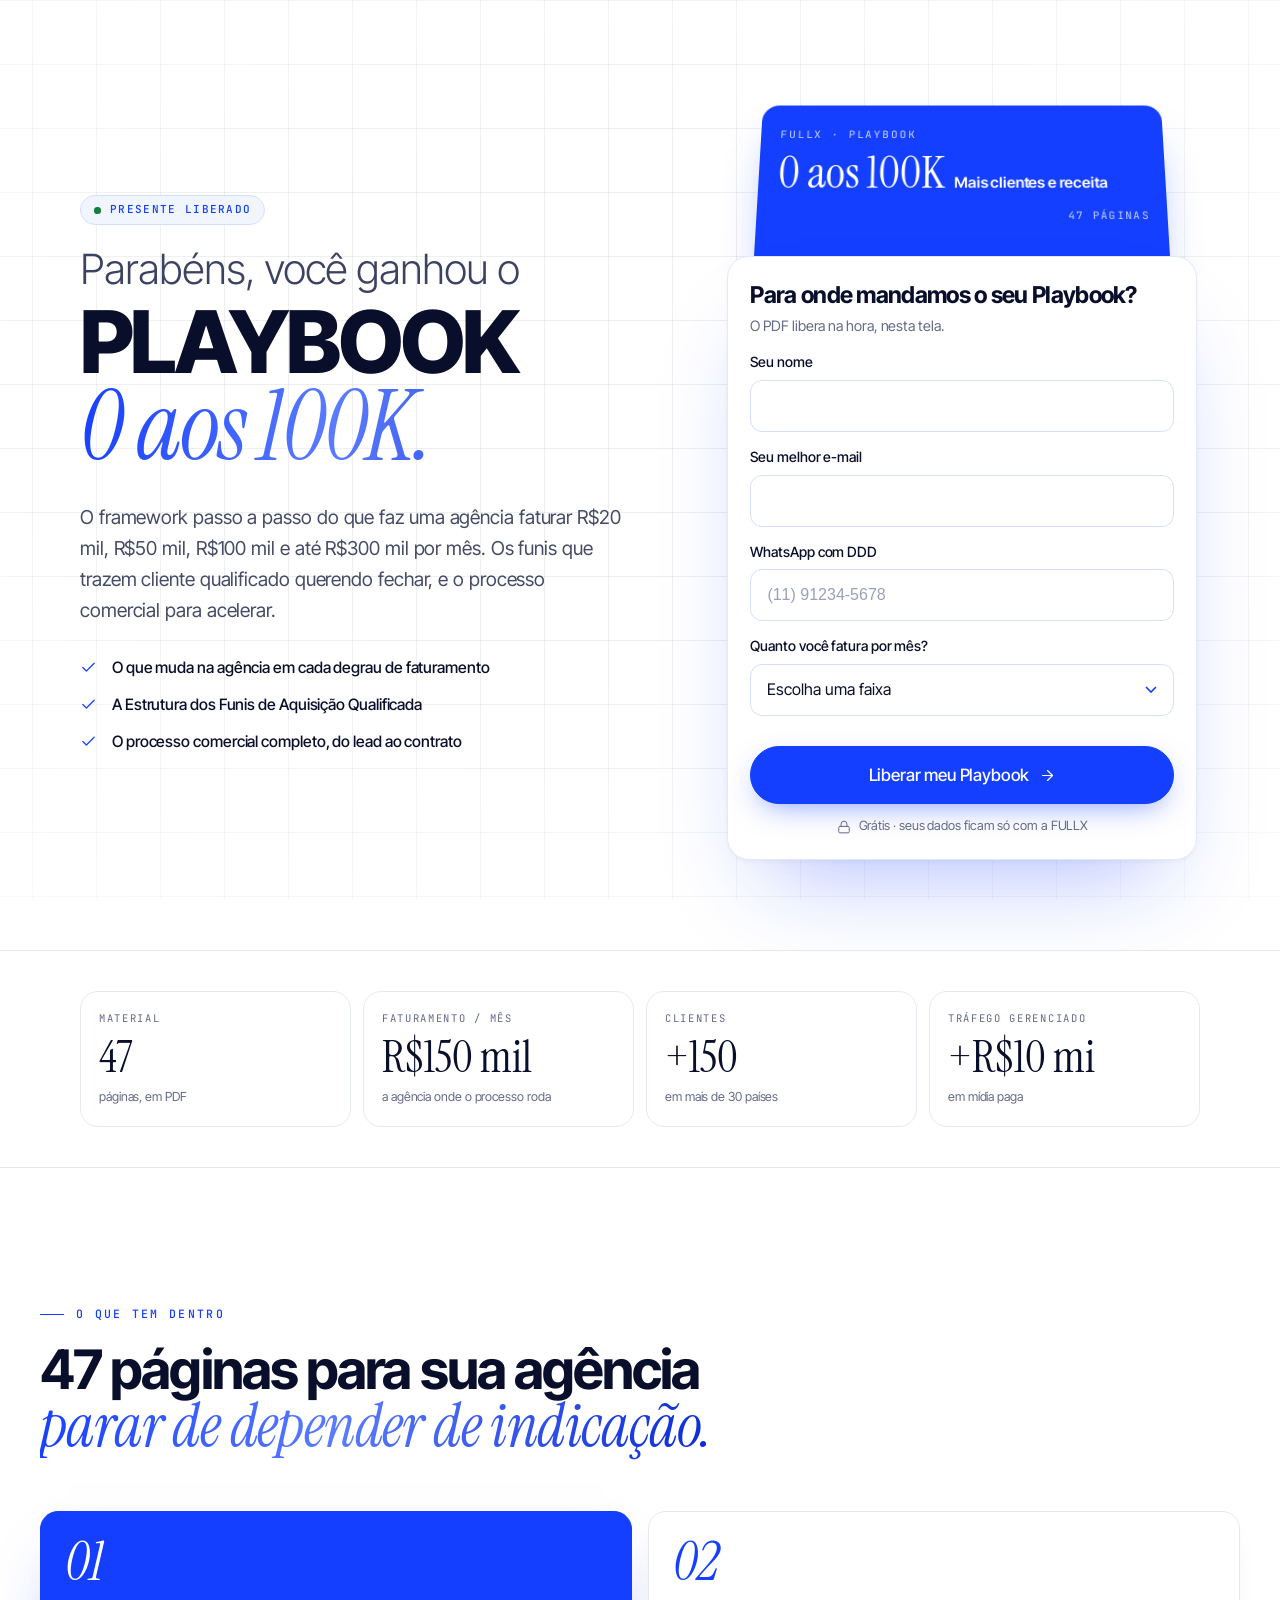
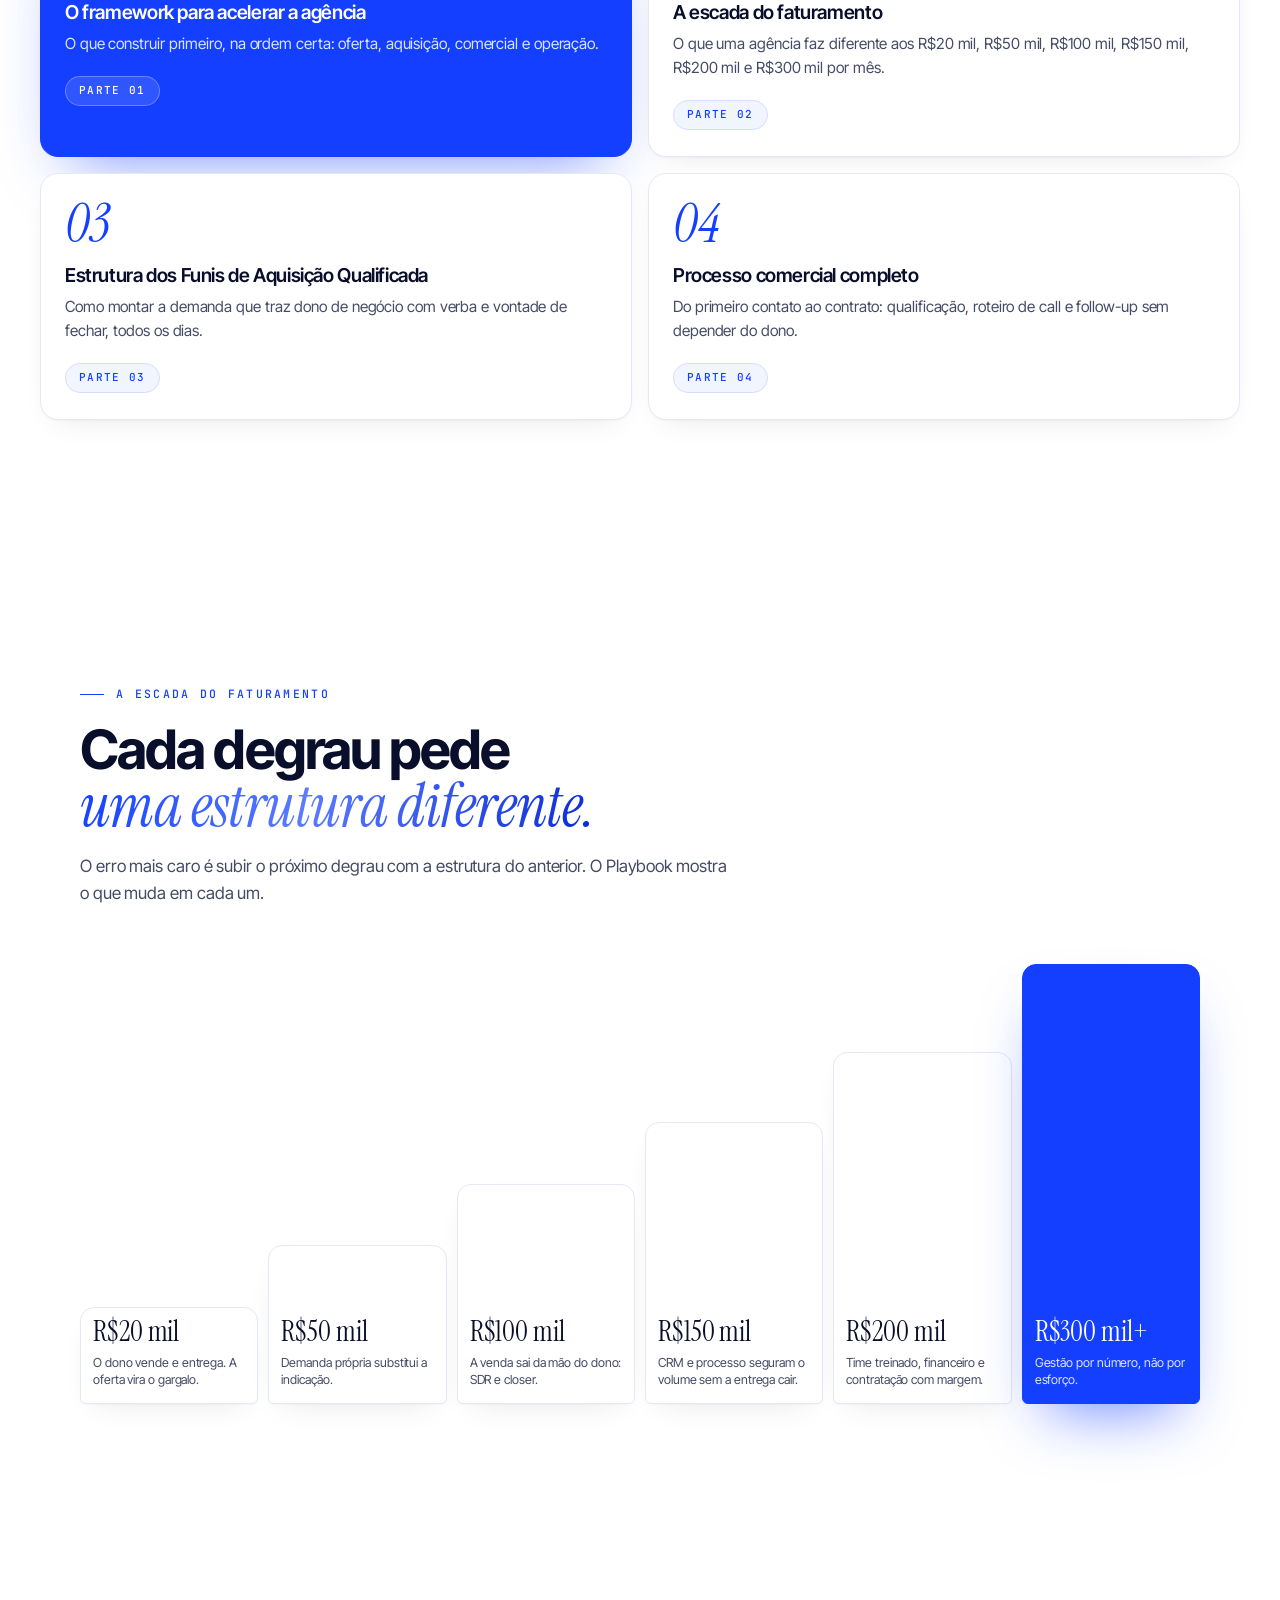
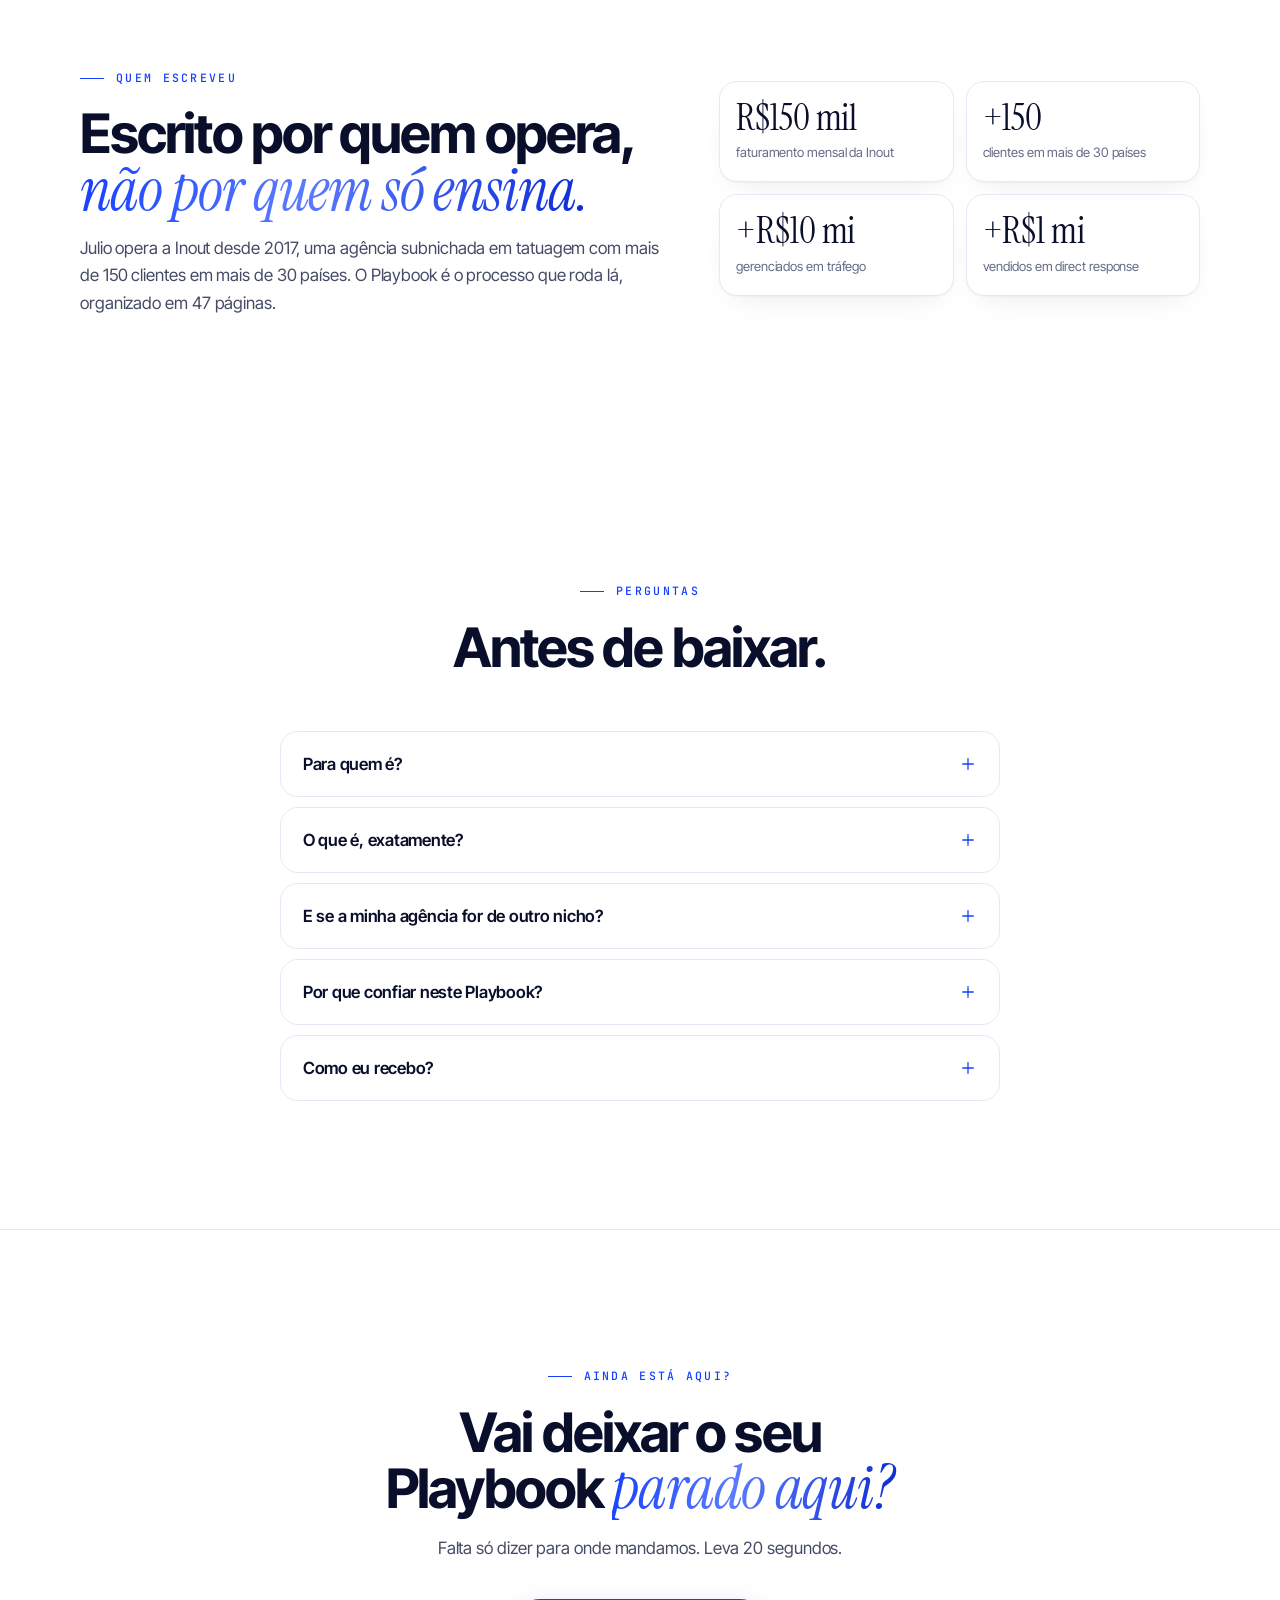
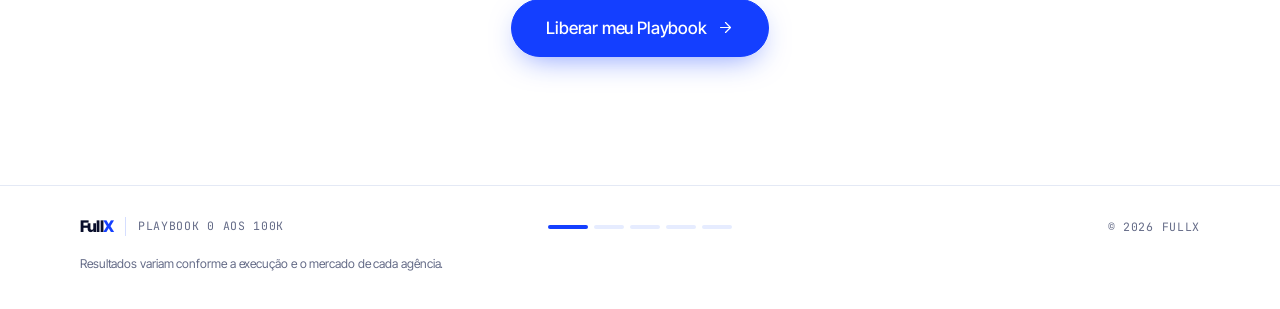
<file: lpfullx/playbook (1)/index.html>
<!DOCTYPE html>
<!--
══════════════════════════════════════════════════════════════════════════════════════
  FULLX — PLAYBOOK 0 AOS 100K (isca) · v4 (sistema "41 landing pages premium")

  PROJETO
    Produto ......... Playbook 0 aos 100K, 47 páginas, PDF gratuito
    Público ......... Gestor de tráfego R$6–10 mil e dono de agência R$10–30 mil. Chega aqui quem saiu
                      do diagnóstico (index.html → ?from=saida) ou vem de anúncio de isca.
    Objetivo único .. Deixar contato e baixar o PDF → depois, fazer o Diagnóstico 0 aos 100K
    Identidade ...... modelada dos PDFs FULLX: azul #143FFF, tinta #090E2B, fundo branco.

  COMO EDITAR
    ✏️ texto   🖼️ imagem   🔗 link
    Configure em DOIS lugares: [TRACKING] no topo (mesmo ID da página principal) e [CONFIG] no fim.

  ESTRUTURA: [01] NAV  [02] ABERTURA + FORMULÁRIO  [03] FAIXA  [04] O QUE TEM DENTRO
             [05] A ESCADA  [06] AUTORIDADE  [07] PERGUNTAS  [08] FECHAMENTO  [09] RODAPÉ + BARRA
══════════════════════════════════════════════════════════════════════════════════════
-->
<html lang="pt-BR">
<head>
<meta charset="UTF-8">
<meta name="viewport" content="width=device-width, initial-scale=1.0, viewport-fit=cover">

<!-- ═══ [TRACKING] 📊 mesmo ID da página principal. Vazio = desligado.
     Eventos: PageView · Lead (com o webhook recebendo; event_id para a CAPI) · LeadQualificado ·
     BaixouPlaybook · CliqueDiagnostico -->
<script>
window.FULLX_TRACKING = {
  PIXEL_ID: '',   /* 📊 */
  GTM_ID:   ''    /* 📊 */
};
(function(c,w,d){
  if(c.GTM_ID){w.dataLayer=w.dataLayer||[];w.dataLayer.push({'gtm.start':Date.now(),event:'gtm.js'});
    var j=d.createElement('script');j.async=true;j.src='https://www.googletagmanager.com/gtm.js?id='+c.GTM_ID;d.head.appendChild(j)}
  if(c.PIXEL_ID){!function(f,b,e,v,n,t,s){if(f.fbq)return;n=f.fbq=function(){n.callMethod?n.callMethod.apply(n,arguments):n.queue.push(arguments)};
    if(!f._fbq)f._fbq=n;n.push=n;n.loaded=!0;n.version='2.0';n.queue=[];t=b.createElement(e);t.async=!0;t.src=v;
    s=b.getElementsByTagName(e)[0];s.parentNode.insertBefore(t,s)}(w,d,'script','https://connect.facebook.net/en_US/fbevents.js');
    w.fbq('init',c.PIXEL_ID);w.fbq('track','PageView')}
})(window.FULLX_TRACKING,window,document);
</script>

<title>Playbook 0 aos 100K — grátis | FULLX</title>
<meta name="description" content="O framework do que faz uma agência faturar de R$20 mil a R$300 mil por mês: funis de aquisição qualificada e processo comercial completo. 47 páginas, grátis.">
<meta property="og:title" content="Você ganhou o Playbook 0 aos 100K">
<meta property="og:description" content="47 páginas: funis de aquisição qualificada e o processo comercial para escalar a sua agência.">
<meta property="og:type" content="website">
<meta property="og:image" content=""><!-- 🖼️ capa 1200x630 -->
<meta name="theme-color" content="#ffffff">
<link rel="preconnect" href="https://fonts.googleapis.com">
<link rel="preconnect" href="https://fonts.gstatic.com" crossorigin>
<link href="https://fonts.googleapis.com/css2?family=Inter+Tight:wght@300..800&family=Instrument+Serif:ital@0;1&family=JetBrains+Mono:wght@400;500&display=swap" rel="stylesheet">

<style>
/* ═════ IDENTIDADE FULLX (modelada dos PDFs: Playbook 10X, 250 Testes, Estudo e Playbook Meta Ads) ═════
   Cor ........ azul elétrico #143FFF · tinta #090E2B · fundo branco · tom #F1F5FE
   Tipografia . Inter Tight (sans: leve na entrada, pesada em CAIXA ALTA no impacto)
                Instrument Serif itálico (a virada em azul + números grandes)
                JetBrains Mono (rótulos "— ESTUDO 01 · META ADS")
   Gráficos ... grade fina de linhas · esfera pontilhada · cards brancos com 1 card azul cheio ·
                chips em pílula mono · rodapé com barra segmentada e paginação
   Status (ok / falha) é separado do azul da marca e nunca decorativo. */
:root{
  --blue:#143FFF;--blue-d:#0F30CC;--blue-50:#F1F5FE;--blue-100:#E6ECFF;--blue-200:#CCD8FF;--blue-300:#A9BCFF;
  --ink:#090E2B;--t2:#454B66;--t3:#646B87;
  --bg:#FFFFFF;--bg-2:#F6F8FE;--line:#E4E9F5;--line-2:#D5DEFF;
  --ok:#15803D;--ok-bg:#ECFDF3;--bad:#D92D20;--bad-bg:#FEF3F2;--bad-line:#FECDCA;
  --sh-card:0 1px 2px rgba(9,14,43,.04),0 12px 32px -16px rgba(9,14,43,.12);
  --sh-lift:0 2px 4px rgba(9,14,43,.05),0 28px 60px -28px rgba(20,63,255,.28);
  --glow:0 10px 30px -10px rgba(20,63,255,.55);
  --ff:"Inter Tight","Inter",-apple-system,BlinkMacSystemFont,"Segoe UI",Roboto,sans-serif;
  --fs:"Instrument Serif",Georgia,"Times New Roman",serif;
  --fm:"JetBrains Mono",ui-monospace,SFMono-Regular,Menlo,monospace;
  --e1:cubic-bezier(.4,0,.2,1);--e2:cubic-bezier(.16,1,.3,1);
  --r-card:18px;--r-block:28px;
  --w-cards:1320px;--w-mix:1200px;--w-steps:1000px;--w-faq:800px;
  --sec:clamp(64px,10vw,140px);--after-head:56px;
}
*,*::before,*::after{box-sizing:border-box;margin:0;padding:0}
[hidden]{display:none!important}
html{scroll-behavior:smooth;-webkit-text-size-adjust:100%;scroll-padding-top:16px}
body{font-family:var(--ff);background:var(--bg);color:var(--t2);font-size:1.0625rem;font-weight:400;line-height:1.62;letter-spacing:-.005em;-webkit-font-smoothing:antialiased;text-rendering:optimizeLegibility}
a{color:inherit}
button,select{font:inherit;color:inherit}
img,svg{max-width:100%;display:block}
:focus-visible{outline:2px solid var(--blue);outline-offset:3px;border-radius:8px}
.wrap{width:100%;max-width:var(--w-mix);margin:0 auto;padding:0 clamp(16px,5vw,40px)}
.wrap.cards{max-width:var(--w-cards)}.wrap.steps{max-width:var(--w-steps)}.wrap.faq-w{max-width:var(--w-faq)}
.ic{fill:none;stroke:currentColor;stroke-width:1.7px;stroke-linecap:round;stroke-linejoin:round;width:1em;height:1em;flex:none;display:inline-block;vertical-align:middle}

/* tipografia: sans pesada + virada em serifada itálica azul */
h1,h2,h3{color:var(--ink);text-wrap:balance}
h2{font-size:clamp(2rem,4.4vw,3.4rem);font-weight:700;line-height:1.04;letter-spacing:-.035em}
h3{font-size:1.2rem;font-weight:600;line-height:1.25;letter-spacing:-.02em}
h2 .mute,h3 .mute,.sf{font-family:var(--fs);font-style:italic;font-weight:400;color:var(--blue);letter-spacing:-.01em;font-size:1.1em;line-height:.95}
p{text-wrap:pretty;max-width:65ch}
b,strong{font-weight:600;color:var(--ink)}
.label{display:inline-flex;align-items:center;gap:12px;font-family:var(--fm);font-size:11.5px;font-weight:500;letter-spacing:.2em;text-transform:uppercase;line-height:1.3;color:var(--blue)}
.label::before{content:"";width:24px;height:1px;background:currentColor;flex:none}
.cap{font-size:.8125rem;color:var(--t3)}
.cap a{color:inherit;text-underline-offset:2px}
.mono{font-family:var(--fm);font-size:.72rem;letter-spacing:.06em;color:var(--t3)}
.num,.serif-num{font-family:var(--fs);font-weight:400;font-variant-numeric:lining-nums tabular-nums;letter-spacing:-.02em}

/* abertura no formato dos PDFs: frase leve · IMPACTO EM CAIXA ALTA · virada em serifada itálica */
.h1{color:var(--ink);max-width:none}
.h1 .pre{display:block;font-size:clamp(1.5rem,1rem + 2.4vw,2.6rem);font-weight:300;letter-spacing:-.025em;line-height:1.1;color:#3B4262}
.h1 .big{display:block;margin-top:.12em;font-size:clamp(2.5rem,1rem + 6.6vw,6.2rem);font-weight:800;text-transform:uppercase;letter-spacing:-.045em;line-height:.9}
.h1 .turn{display:block;font-family:var(--fs);font-style:italic;font-weight:400;font-size:clamp(2.8rem,1rem + 7.4vw,6.8rem);letter-spacing:-.02em;line-height:.95;color:var(--blue);padding-bottom:.06em}

/* botões em pílula */
.btn{display:inline-flex;align-items:center;justify-content:center;gap:10px;min-height:52px;padding:14px 30px;border-radius:9999px;border:1px solid transparent;font-size:1rem;font-weight:500;letter-spacing:-.01em;line-height:1.2;text-decoration:none;cursor:pointer;white-space:nowrap;
  transition:box-shadow .3s var(--e1),transform .15s var(--e1),background .15s var(--e1),border-color .15s var(--e1),color .15s var(--e1)}
.btn .ic{width:17px;height:17px;transition:transform .15s var(--e1)}
.btn:hover .ic.arr{transform:translateX(3px)}
.btn-p{color:#fff;background:var(--blue);border-color:var(--blue);box-shadow:var(--glow)}
.btn-p:hover{background:var(--blue-d);border-color:var(--blue-d);transform:translateY(-2px);box-shadow:0 16px 36px -12px rgba(20,63,255,.7)}
.btn-p[disabled]{opacity:.6;cursor:progress;transform:none}
.btn-s{color:var(--ink);background:#fff;border-color:var(--line-2)}
.btn-s:hover{border-color:var(--blue);color:var(--blue)}
.btn-lg{min-height:58px;padding:16px 34px;font-size:1.0625rem}
.btn-full{width:100%}
.btn-link{background:none;border:0;cursor:pointer;color:var(--t3);font-size:.9rem;min-height:44px;padding:0 8px;text-decoration:underline;text-underline-offset:3px}
@media(max-width:639px){.btn{white-space:normal}.btn-m{width:100%}}

/* chips mono em pílula */
.tag,.chip{display:inline-flex;align-items:center;gap:9px;min-height:30px;padding:5px 13px;border-radius:9999px;font-family:var(--fm);font-size:11px;font-weight:500;letter-spacing:.12em;text-transform:uppercase;color:var(--blue);background:var(--blue-50);border:1px solid var(--line-2)}
.dot{position:relative;width:7px;height:7px;border-radius:50%;background:var(--ok);flex:none}
.dot::after{content:"";position:absolute;inset:0;border-radius:50%;background:inherit;opacity:.5}
@media(prefers-reduced-motion:no-preference){.dot::after{animation:sonar 2s var(--e1) infinite}}
@keyframes sonar{to{transform:scale(3);opacity:0}}
.dot.bad{background:var(--bad)}

/* cards brancos · card azul cheio */
.card{position:relative;border-radius:var(--r-card);background:#fff;border:1px solid var(--line);box-shadow:var(--sh-card);transition:border-color .3s var(--e1),transform .3s var(--e1),box-shadow .3s var(--e1)}
.card.hov:hover{border-color:var(--blue-300);transform:translateY(-3px);box-shadow:var(--sh-lift)}
.card.fill{background:var(--blue);border-color:var(--blue);color:#DCE4FF;box-shadow:0 30px 60px -30px rgba(20,63,255,.6)}
.card.fill h3,.card.fill b{color:#fff}
.card.fill .chip{color:#fff;background:rgba(255,255,255,.12);border-color:rgba(255,255,255,.28)}
.ib{width:40px;height:40px;border-radius:12px;display:grid;place-items:center;flex:none;color:#8D93AB;background:var(--bg-2);border:1px solid var(--line)}
.ib .ic{width:19px;height:19px}
.ib.on{color:var(--blue);background:var(--blue-50);border-color:var(--line-2)}

/* gráficos de fundo: grade fina de linhas + esfera pontilhada */
.gridbg{position:absolute;inset:0;pointer-events:none;background-image:linear-gradient(to right,rgba(20,63,255,.055) 1px,transparent 1px),linear-gradient(to bottom,rgba(20,63,255,.055) 1px,transparent 1px);background-size:72px 72px;
  -webkit-mask-image:linear-gradient(180deg,#000,transparent 85%);mask-image:linear-gradient(180deg,#000,transparent 85%)}
.orb{position:absolute;pointer-events:none;width:min(560px,80vw);aspect-ratio:1;border-radius:50%;
  background:radial-gradient(circle,rgba(20,63,255,.42) 1.3px,transparent 1.6px) 0 0/13px 13px;
  -webkit-mask-image:radial-gradient(circle at 40% 38%,#000 0,rgba(0,0,0,.65) 35%,transparent 70%);mask-image:radial-gradient(circle at 40% 38%,#000 0,rgba(0,0,0,.65) 35%,transparent 70%);opacity:.55}
@media(prefers-reduced-motion:no-preference){.orb{animation:orbit 40s linear infinite}}
@keyframes orbit{to{transform:rotate(360deg)}}

/* revelar ao rolar com desfoque */
@keyframes revelar{from{opacity:0;transform:translateY(30px);filter:blur(8px)}to{opacity:1;transform:none;filter:blur(0)}}
.js .rv{animation:revelar .8s var(--e2) both;animation-play-state:paused;animation-delay:var(--d,0s)}
.js .rv.on{animation-play-state:running}
.stag > .rv:nth-child(2){--d:.08s}.stag > .rv:nth-child(3){--d:.16s}.stag > .rv:nth-child(4){--d:.24s}.stag > .rv:nth-child(5){--d:.32s}.stag > .rv:nth-child(6){--d:.4s}

/* mídia a trocar + rascunho */
.ph{position:relative;display:grid;place-items:center;text-align:center;overflow:hidden;background:repeating-linear-gradient(135deg,rgba(20,63,255,.04) 0 10px,transparent 10px 20px),var(--bg-2);border:1px dashed var(--line-2);color:var(--t3);font-size:.8rem;line-height:1.4;padding:16px}
.ph span{max-width:28ch}
.ph img{position:absolute;inset:0;width:100%;height:100%;object-fit:cover;border:0}
html:not(.draft) [data-draft]{display:none!important}
html:not(.draft) .ph:not(:has(img)){display:none!important}
.draft-bar{display:none;position:relative;z-index:200;background:#FEF7E0;color:#6B4E00;font-size:.78rem;padding:8px 16px;text-align:center;border-bottom:1px solid #F5DFA0}
html.draft .draft-bar{display:block}
.todo{background:#FEF0C7;color:#6B4E00;border-radius:4px;padding:0 4px}

/* seções */
.sec{position:relative;padding:var(--sec) 0}
.alt{background:var(--bg-2)}
.head{position:relative;margin-bottom:var(--after-head);max-width:820px}
.head .label+h2{margin-top:18px}
.head p{margin-top:18px;font-size:1.0625rem}
.head.c{text-align:center;margin-left:auto;margin-right:auto}
.head.c .label{justify-content:center}
.head.c p{margin-left:auto;margin-right:auto}
.cta-c{margin-top:var(--after-head);display:flex;flex-direction:column;align-items:center;gap:12px;text-align:center}

/* topo fixo no formato do cabeçalho dos PDFs: "FULLX · ESTUDO META ADS" */
.nav{position:fixed;z-index:70;top:0;left:0;right:0;background:rgba(255,255,255,.86);border-bottom:1px solid var(--line);-webkit-backdrop-filter:blur(14px) saturate(1.4);backdrop-filter:blur(14px) saturate(1.4)}
.nav-in{max-width:var(--w-mix);margin:0 auto;padding:10px clamp(16px,5vw,40px);display:flex;justify-content:space-between;align-items:center;gap:12px}
.nav-l{display:flex;align-items:center;gap:14px;min-width:0}
.nav-l .mono{white-space:nowrap;overflow:hidden;text-overflow:ellipsis}
.nav-l .sep{color:var(--line-2)}
html.draft .nav{top:34px}
.brand{font-size:1.2rem;font-weight:800;letter-spacing:-.05em;color:var(--ink);text-decoration:none;display:inline-flex;align-items:center;min-height:44px}
.brand i{font-style:normal;color:var(--blue)}
.nav .btn{min-height:44px;padding:10px 20px;font-size:.92rem}
@media(max-width:639px){.nav .btn,.nav-l .sep,.nav-l .mono{display:none}}

/* perguntas sem JS: grid-template-rows 0fr → 1fr */
.faq{display:grid;gap:10px}
.qa{border-radius:var(--r-card);background:#fff;border:1px solid var(--line);transition:border-color .3s var(--e1),box-shadow .3s var(--e1)}
.qa:has(input:checked){border-color:var(--blue-300);box-shadow:var(--sh-card)}
.qa input{position:absolute;opacity:0;width:1px;height:1px}
.qa label{display:flex;justify-content:space-between;align-items:center;gap:16px;min-height:64px;padding:18px 22px;cursor:pointer;font-size:1.05rem;font-weight:600;color:var(--ink);letter-spacing:-.015em}
.qa label .ic{width:18px;height:18px;color:var(--blue);transition:transform .3s var(--e1)}
.qa:has(input:checked) label .ic{transform:rotate(45deg)}
.qa:has(input:focus-visible){outline:2px solid var(--blue);outline-offset:3px}
.ans{display:grid;grid-template-rows:0fr;transition:grid-template-rows .3s ease-out}
.ans > div{min-height:0;overflow:hidden}
.ans p{padding:0 22px 20px;font-size:.98rem}
.qa:has(input:checked) .ans{grid-template-rows:1fr}

/* rodapé no formato dos PDFs: marca | descrição · barra segmentada · paginação */
.foot{padding:28px 0 36px;border-top:1px solid var(--line);font-size:.8125rem;color:var(--t3)}
.foot-in{display:grid;gap:14px;align-items:center;grid-template-columns:1fr}
@media(min-width:760px){.foot-in{grid-template-columns:1fr auto 1fr}}
.foot-l{display:flex;align-items:center;gap:12px}
.foot-l .brand{font-size:1rem;min-height:0}
.foot-l .mono{border-left:1px solid var(--line-2);padding-left:12px}
.segs{display:flex;gap:6px;justify-self:center}
.segs i{width:30px;height:4px;border-radius:4px;background:var(--blue-100)}
.segs i:first-child{width:40px;background:var(--blue)}
.foot-r{justify-self:end;text-align:right}
@media(max-width:759px){.foot-r{justify-self:start;text-align:left}.segs{justify-self:start}}
.foot .disc{grid-column:1/-1;font-size:.76rem;max-width:none}
.foot a{text-decoration:none}
.foot a:hover{color:var(--blue)}

.mbar{position:fixed;left:0;right:0;bottom:0;z-index:60;padding:10px 16px calc(10px + env(safe-area-inset-bottom));background:rgba(255,255,255,.94);border-top:1px solid var(--line);-webkit-backdrop-filter:blur(12px);backdrop-filter:blur(12px);transform:translateY(110%);transition:transform .3s var(--e1)}
.mbar.show{transform:none}
.mbar .btn{width:100%}
@media(min-width:640px){.mbar{display:none}}
@media(max-width:639px){body{padding-bottom:80px}}

/* ═════ PÁGINA DO PLAYBOOK ═════ */
.hero{position:relative;overflow:clip;padding:clamp(48px,7vw,104px) 0 clamp(56px,7vw,96px)}
.hero .orb{right:-200px;top:60px}
.hero .wrap{position:relative}
.hero-g{display:grid;gap:clamp(36px,5vw,64px);align-items:center}
@media(min-width:1040px){.hero-g{grid-template-columns:1.1fr .9fr}}
.hero .h1{margin-top:22px}
.hero .h1 .big{font-size:clamp(2.6rem,1rem + 6vw,5.4rem)}
.hero .h1 .turn{font-size:clamp(2.9rem,1rem + 6.8vw,6rem)}
.hero .lead{margin-top:24px;font-size:clamp(1.0625rem,1rem + .3vw,1.2rem);max-width:50ch}
.ticks{list-style:none;display:grid;gap:12px;margin-top:28px}
.ticks li{display:grid;grid-template-columns:22px 1fr;gap:10px;color:var(--ink);font-size:.98rem;font-weight:500}
.ticks .ic{width:17px;height:17px;margin-top:4px;color:var(--blue)}
@media(max-width:1039px){.ticks{display:none}}

/* capa do Playbook em azul cheio + formulário */
.fwrap{position:relative;max-width:470px;width:100%;margin:0 auto}
.cover{position:relative;overflow:hidden;aspect-ratio:16/7;margin:0 26px -44px;padding:18px 20px;border-radius:18px 18px 8px 8px;background:var(--blue);color:#fff;transform:perspective(1000px) rotateX(16deg);transform-origin:bottom;box-shadow:0 24px 50px -24px rgba(20,63,255,.7)}
.cover .orb{right:-160px;top:-170px;width:360px;background-image:radial-gradient(circle,rgba(255,255,255,.6) 1.3px,transparent 1.6px);opacity:.5}
.cover > :not(.orb):not(small){position:relative}
@media(max-width:520px){.cover{aspect-ratio:auto;min-height:150px;margin:0 16px -14px;transform:perspective(1000px) rotateX(10deg)}.cover strong{font-size:2.4rem}.cover small{top:18px;bottom:auto}}
.cover .mono{color:#C7D3FF;letter-spacing:.16em}
.cover strong{display:flex;align-items:baseline;gap:10px;margin-top:6px;font-family:var(--fs);font-weight:400;font-size:3rem;line-height:1;color:#fff}
.cover strong em{font-family:var(--ff);font-style:normal;font-weight:600;font-size:1rem;letter-spacing:-.01em}
.cover small{position:absolute;right:18px;bottom:52px;font-family:var(--fm);font-size:.7rem;letter-spacing:.12em;color:#C7D3FF}
.fcard{position:relative;z-index:1;padding:26px 22px 22px;background:#fff;border:1px solid var(--line);border-radius:22px;box-shadow:0 2px 4px rgba(9,14,43,.04),0 50px 90px -40px rgba(20,63,255,.35)}
.fcard h2{font-size:1.45rem;font-weight:700;letter-spacing:-.03em}
.fcard p.sub{margin-top:6px;font-size:.9rem;color:var(--t3)}
.fld{display:grid;gap:6px;margin-top:14px}
.fld label{font-size:.88rem;font-weight:500;color:var(--ink)}
.fld input,.fld select{width:100%;min-height:52px;padding:0 16px;border-radius:12px;border:1px solid var(--line-2);background:#fff;font-size:1rem;color:var(--ink)}
.fld input::placeholder{color:#9AA0B8}
.fld select{appearance:none;-webkit-appearance:none;padding-right:40px;background-image:url("data:image/svg+xml;utf8,<svg xmlns='http://www.w3.org/2000/svg' width='12' height='8' viewBox='0 0 12 8'><path d='M1 1l5 5 5-5' fill='none' stroke='%23143FFF' stroke-width='1.6'/></svg>");background-repeat:no-repeat;background-position:right 16px center}
.fld input:focus,.fld select:focus{outline:none;border-color:var(--blue);box-shadow:0 0 0 3px var(--blue-100)}
.fld [aria-invalid="true"]{border-color:var(--bad)}
.err{font-size:.84rem;color:var(--bad);min-height:1.2em;margin-top:8px}
.fcard .btn{margin-top:6px}
.privacy{display:flex;justify-content:center;gap:8px;align-items:center;margin-top:12px;font-size:.8rem;color:var(--t3)}
.privacy .ic{width:14px;height:14px}
.hp{position:absolute;left:-9999px;width:1px;height:1px;overflow:hidden}
.ok{text-align:center;padding:6px 0 2px}
.ok-ic{width:56px;height:56px;border-radius:50%;margin:0 auto 14px;display:grid;place-items:center;color:var(--ok);background:var(--ok-bg);border:1px solid #ABEFC6}
.ok-ic .ic{width:24px;height:24px;stroke-width:2px}
.ok h2{font-size:1.45rem}
.ok p{margin:10px auto 18px;font-size:.95rem}
.ok .btn{width:100%}
.ok .btn+.btn{margin-top:10px}
.nxt{margin-top:16px;padding:14px;border-radius:12px;background:var(--blue-50);border:1px solid var(--line-2);text-align:left;font-size:.88rem;line-height:1.45;color:var(--ink)}

/* faixa de números — numeral serifado */
.strip{padding:clamp(28px,4vw,40px) 0;border-top:1px solid var(--line);border-bottom:1px solid var(--line);background:var(--bg-2)}
.strip ul{list-style:none;display:grid;grid-template-columns:repeat(2,1fr);gap:12px}
@media(min-width:860px){.strip ul{grid-template-columns:repeat(4,1fr)}}
.strip li{padding:18px;border-radius:var(--r-card);background:#fff;border:1px solid var(--line)}
.strip li > span:first-child{display:block;font-family:var(--fm);font-size:10.5px;letter-spacing:.16em;text-transform:uppercase;color:var(--t3)}
.strip strong{display:block;margin-top:8px;font-family:var(--fs);font-size:clamp(2rem,1.4rem + 1.8vw,2.8rem);font-weight:400;line-height:1;color:var(--ink)}
.strip small{display:block;margin-top:8px;font-size:.78rem;color:var(--t3)}

/* o que tem dentro — card 01 azul cheio, como no "Três etapas" do Playbook Meta Ads */
.grid4{display:grid;gap:16px;counter-reset:c}
@media(min-width:760px){.grid4{grid-template-columns:1fr 1fr}}
.ch{padding:26px 24px;counter-increment:c;display:flex;flex-direction:column}
.ch::before{content:counter(c,decimal-leading-zero);font-family:var(--fs);font-style:italic;font-size:3.4rem;line-height:.9;color:var(--blue);margin-bottom:14px}
.ch.fill::before{color:#fff}
.ch h3{margin-bottom:8px}
.ch p{font-size:.96rem;line-height:1.55}
.ch .chip{margin-top:20px;align-self:flex-start}

/* a escada — o momento memorável */
.stairs{display:grid;grid-template-columns:repeat(6,1fr);gap:10px;align-items:end;height:440px}
.step{position:relative;height:var(--h);display:flex;flex-direction:column;justify-content:flex-end;padding:14px 12px;border-radius:14px 14px 6px 6px;background:#fff;border:1px solid var(--line);box-shadow:var(--sh-card);transform-origin:bottom;transition:transform 1s var(--e2);transition-delay:var(--d,0s)}
.js .stairs:not(.on) .step{transform:scaleY(.12)}
.step strong{font-family:var(--fs);font-size:clamp(1.3rem,1rem + .9vw,1.9rem);font-weight:400;line-height:1;color:var(--ink)}
.step span{display:block;margin-top:8px;font-size:.78rem;line-height:1.35}
.step.top{background:var(--blue);border-color:var(--blue);box-shadow:0 30px 60px -24px rgba(20,63,255,.6)}
.step.top strong{color:#fff}.step.top span{color:#DCE4FF}
@media(max-width:859px){
  .stairs{grid-template-columns:1fr;height:auto;gap:8px}
  .step{height:auto;width:var(--wm);flex-direction:row;align-items:center;gap:14px;border-radius:12px;transform-origin:left}
  .step strong{min-width:96px}
  .step span{margin-top:0}
  .js .stairs:not(.on) .step{transform:scaleX(.2)}
}

/* autoridade */
.auth{display:grid;gap:clamp(28px,4vw,56px);align-items:center}
@media(min-width:1040px){.auth{grid-template-columns:1.1fr .9fr}}
.auth p{margin-top:16px}
.facts{list-style:none;display:grid;grid-template-columns:1fr 1fr;gap:12px}
.facts li{padding:18px 16px;border-radius:var(--r-card);background:#fff;border:1px solid var(--line);box-shadow:var(--sh-card)}
.facts strong{display:block;font-family:var(--fs);font-size:2.3rem;font-weight:400;line-height:1;color:var(--ink)}
.facts span{display:block;margin-top:6px;font-size:.8125rem;color:var(--t3)}

/* fechamento — azul cheio */
.final{position:relative;overflow:hidden;text-align:center;background:var(--blue);color:#DCE4FF}
.final .orb{left:50%;top:-240px;margin-left:-280px;background-image:radial-gradient(circle,rgba(255,255,255,.55) 1.3px,transparent 1.6px);opacity:.45}
.final .wrap{position:relative}
.final .label{color:#fff;justify-content:center}
.final h2,.final h2 .mute{color:#fff}
.final h2{max-width:20ch;margin:18px auto 0}
.final p{margin:18px auto 0}
.final .btn-p{background:#fff;color:var(--blue);border-color:#fff;box-shadow:0 14px 34px -12px rgba(9,14,43,.45)}
.final .btn-p:hover{background:var(--blue-50);border-color:var(--blue-50)}
.final :focus-visible{outline-color:#fff}

.hero-g > *,.auth > *{min-width:0}
@media(prefers-reduced-motion:reduce){
  *,*::before,*::after{animation-duration:.01ms!important;animation-iteration-count:1!important;transition-duration:.01ms!important;scroll-behavior:auto!important}
  .js .rv{animation:none;opacity:1;transform:none;filter:none}
  .js .stairs:not(.on) .step{transform:none}
}

/* ═════ v6 · FUNDO TODO BRANCO + GRADE SAAS ═════
   Sem esferas pontilhadas. Uma grade fina e transparente cobre a página inteira
   (camada fixa atrás de tudo) e fica mais nítida no topo do herói. */
.orb,.gridbg{display:none!important}
html{background:#fff}body{background:transparent}
body::before{content:"";position:fixed;inset:0;z-index:-1;pointer-events:none;
  background-image:linear-gradient(to right,rgba(9,14,43,.065) 1px,transparent 1px),linear-gradient(to bottom,rgba(9,14,43,.065) 1px,transparent 1px);
  background-size:64px 64px;background-position:center top;
  -webkit-mask-image:radial-gradient(ellipse 90% 75% at 50% 45%,#000 40%,rgba(0,0,0,.55) 75%,rgba(0,0,0,.15) 100%);
          mask-image:radial-gradient(ellipse 90% 75% at 50% 45%,#000 40%,rgba(0,0,0,.55) 75%,rgba(0,0,0,.15) 100%)}
.gridbg{background-image:linear-gradient(to right,rgba(20,63,255,.11) 1px,transparent 1px),linear-gradient(to bottom,rgba(20,63,255,.11) 1px,transparent 1px);background-size:64px 64px;background-position:center top;
  -webkit-mask-image:radial-gradient(ellipse 70% 60% at 50% 0%,#000 20%,transparent 75%);mask-image:radial-gradient(ellipse 70% 60% at 50% 0%,#000 20%,transparent 75%)}
.alt,.strip{background:transparent}
.strip{-webkit-backdrop-filter:none;backdrop-filter:none}
.voice{background:#fff}
/* fechamento do Playbook: branco, com a grade e o azul só no botão e na palavra-chave */
.final{background:transparent;color:var(--t2);border-top:1px solid var(--line)}
.final .label{color:var(--blue)}
.final h2{color:var(--ink)}
.final h2 .mute{color:var(--blue)}
.final .btn-p{background:var(--blue);color:#fff;border-color:var(--blue);box-shadow:var(--glow)}
.final .btn-p:hover{background:var(--blue-d);border-color:var(--blue-d)}
.final :focus-visible{outline-color:var(--blue)}
.final .cap,.final small{color:var(--t3)}

/* ═════ v7 · DEGRADÊ EM MOVIMENTO NOS TÍTULOS ═════
   Frase serifada azul: fluxo de azuis lento e contínuo (loop sem emenda).
   Linha grande em tinta: brilho azul-escuro discreto, mais lento.
   Contraste: o tom mais claro (#5B7BFF) mantém 3.9:1 no branco = AA para texto grande. */
.h1 .turn,h2 .mute,h3 .mute,.sign .mute{
  background-image:linear-gradient(100deg,#143FFF 0%,#5B7BFF 22%,#0B2BD6 50%,#5B7BFF 78%,#143FFF 100%);
  background-size:200% 100%;background-repeat:repeat-x;
  -webkit-background-clip:text;background-clip:text;-webkit-text-fill-color:transparent;color:transparent;
  -webkit-box-decoration-break:clone;box-decoration-break:clone;
  padding-right:.08em;margin-right:-.08em}           /* itálico não perde a ponta da última letra */
.h1 .big,.sign{
  background-image:linear-gradient(100deg,#090E2B 0%,#090E2B 35%,#2A3B9E 50%,#090E2B 65%,#090E2B 100%);
  background-size:250% 100%;
  -webkit-background-clip:text;background-clip:text;-webkit-text-fill-color:transparent;color:transparent}
.sign .mute{display:block}
/* dentro dos blocos azuis (oferta e popup): degradê branco → azul-gelo */
.offer h2 .mute,.ex h2 .mute{background-image:linear-gradient(100deg,#fff 0%,#C7D3FF 25%,#fff 50%,#C7D3FF 75%,#fff 100%)}
@keyframes flow{from{background-position:0% 50%}to{background-position:-200% 50%}}
@keyframes sheen{0%,100%{background-position:100% 50%}50%{background-position:0% 50%}}
@media(prefers-reduced-motion:no-preference){
  .h1 .turn,h2 .mute,h3 .mute,.sign .mute{animation:flow 9s linear infinite}
  .h1 .big,.sign{animation:sheen 12s ease-in-out infinite}
}
@media print{.h1 .turn,h2 .mute,.h1 .big,.sign,.sign .mute{-webkit-text-fill-color:currentColor;background:none}}

/* ═════ v8 · SEM BARRA DE TOPO ═════
   A página começa direto no herói. A barra fixa de CTA no celular fica, mas sólida (sem vidro). */
html.draft .hero{padding-top:calc(clamp(48px,7vw,104px) + 40px)}
.mbar{background:#fff;-webkit-backdrop-filter:none;backdrop-filter:none;box-shadow:0 -10px 30px -18px rgba(9,14,43,.25)}

/* responsivo: números nunca quebram em duas linhas; capa do Playbook não esconde o título */
.proofnums strong,.strip strong,.facts strong{white-space:nowrap}
@media(max-width:480px){
  .proofnums strong,.strip strong,.facts strong{font-size:clamp(1.55rem,7.2vw,2rem)}
  .proofnums li,.strip li,.facts li{padding:16px 14px}
}
@media(min-width:521px){.cover{margin-bottom:-16px}}
</style>
<script>document.documentElement.classList.add('js');</script>
</head>
<body>
<svg width="0" height="0" style="position:absolute" aria-hidden="true">
  <symbol id="i-arrow" viewBox="0 0 24 24"><line x1="5" y1="12" x2="19" y2="12"/><polyline points="12 5 19 12 12 19"/></symbol>
  <symbol id="i-check" viewBox="0 0 24 24"><polyline points="20 6 9 17 4 12"/></symbol>
  <symbol id="i-lock" viewBox="0 0 24 24"><rect x="3" y="11" width="18" height="11" rx="2"/><path d="M7 11V7a5 5 0 0 1 10 0v4"/></symbol>
  <symbol id="i-plus" viewBox="0 0 24 24"><line x1="12" y1="5" x2="12" y2="19"/><line x1="5" y1="12" x2="19" y2="12"/></symbol>
  <symbol id="i-down" viewBox="0 0 24 24"><path d="M21 15v4a2 2 0 0 1-2 2H5a2 2 0 0 1-2-2v-4"/><polyline points="7 10 12 15 17 10"/><line x1="12" y1="15" x2="12" y2="3"/></symbol>
  <symbol id="i-layers" viewBox="0 0 24 24"><path d="m12 2 10 5-10 5L2 7l10-5z"/><path d="m2 17 10 5 10-5"/><path d="m2 12 10 5 10-5"/></symbol>
  <symbol id="i-stairs" viewBox="0 0 24 24"><path d="M3 21h5v-5h5v-5h5V6h3"/></symbol>
  <symbol id="i-filter" viewBox="0 0 24 24"><path d="M3 4h18l-7 8.5V19l-4 2v-8.5z"/></symbol>
  <symbol id="i-phone" viewBox="0 0 24 24"><path d="M22 16.9v3a2 2 0 0 1-2.2 2 19.8 19.8 0 0 1-8.6-3.1 19.5 19.5 0 0 1-6-6A19.8 19.8 0 0 1 2.1 4.2 2 2 0 0 1 4.1 2h3a2 2 0 0 1 2 1.7c.1.9.4 1.8.7 2.7a2 2 0 0 1-.5 2.1L8 9.8a16 16 0 0 0 6 6l1.3-1.3a2 2 0 0 1 2.1-.4c.9.3 1.8.6 2.7.7a2 2 0 0 1 1.7 2z"/></symbol>
</svg>

<!-- ═══ [01] NAV ═══ -->

<main id="topo">
<!-- ═══ [02] ✏️ ABERTURA + FORMULÁRIO ═══ -->
<header class="hero">
  <div class="gridbg" aria-hidden="true"></div>
  <div class="wrap">
    <div class="hero-g">
      <div>
        <span class="tag"><span class="dot" aria-hidden="true"></span>Presente liberado</span>
        <h1 class="h1"><span class="pre">Parabéns, você ganhou o</span> <span class="big">Playbook</span> <span class="turn">0 aos 100K.</span></h1>
        <p class="lead">O framework passo a passo do que faz uma agência faturar R$20 mil, R$50 mil, R$100 mil e até R$300 mil por mês. Os funis que trazem cliente qualificado querendo fechar, e o processo comercial para acelerar.</p>
        <ul class="ticks">
          <li><svg class="ic"><use href="#i-check"/></svg>O que muda na agência em cada degrau de faturamento</li>
          <li><svg class="ic"><use href="#i-check"/></svg>A Estrutura dos Funis de Aquisição Qualificada</li>
          <li><svg class="ic"><use href="#i-check"/></svg>O processo comercial completo, do lead ao contrato</li>
        </ul>
      </div>
      <div class="fwrap" id="form-top">
        <!-- 🖼️ capa desenhada em código; para a capa real troque o conteúdo de .cover por <img src="capa.webp" alt="Capa do Playbook 0 aos 100K"> -->
        <div class="cover" aria-hidden="true"><span class="mono">FULLX · PLAYBOOK</span><strong>0 aos 100K <em>Mais clientes e receita</em></strong><small>47 PÁGINAS</small></div>
        <div class="fcard">
          <form id="form" novalidate>
            <input type="hidden" name="utm_source"><input type="hidden" name="utm_medium"><input type="hidden" name="utm_campaign">
            <input type="hidden" name="utm_content"><input type="hidden" name="utm_term"><input type="hidden" name="fbclid">
            <div class="hp" aria-hidden="true"><label>Não preencha<input type="text" name="empresa_site" tabindex="-1" autocomplete="off"></label></div>
            <div id="fields">
              <h2>Para onde mandamos o seu Playbook?</h2>
              <p class="sub">O PDF libera na hora, nesta tela.</p>
              <div class="fld"><label for="f-nome">Seu nome</label><input id="f-nome" name="nome" autocomplete="given-name" required></div>
              <div class="fld"><label for="f-email">Seu melhor e-mail</label><input id="f-email" name="email" type="email" inputmode="email" autocomplete="email" required></div>
              <div class="fld"><label for="f-wa">WhatsApp com DDD</label><input id="f-wa" name="whatsapp" type="tel" inputmode="tel" autocomplete="tel-national" placeholder="(11) 91234-5678" required></div>
              <div class="fld"><label for="f-fat">Quanto você fatura por mês?</label>
                <select id="f-fat" name="faturamento" required>
                  <option value="">Escolha uma faixa</option><option value="ate-6k">Até R$6 mil</option><option value="6-10k">R$6 mil a R$10 mil</option>
                  <option value="10-20k">R$10 mil a R$20 mil</option><option value="20-30k">R$20 mil a R$30 mil</option><option value="30k+">Acima de R$30 mil</option>
                </select></div>
              <p class="err" id="err" role="alert"></p>
              <button type="submit" class="btn btn-p btn-lg btn-full" id="send">Liberar meu Playbook<svg class="ic arr"><use href="#i-arrow"/></svg></button>
              <p class="privacy"><svg class="ic" aria-hidden="true"><use href="#i-lock"/></svg>Grátis · seus dados ficam só com a FULLX</p>
            </div>
            <div class="ok" id="ok" hidden tabindex="-1">
              <div class="ok-ic"><svg class="ic"><use href="#i-check"/></svg></div>
              <h2 id="ok-t">Seu Playbook está liberado.</h2>
              <p>Baixe agora. Uma cópia também vai para o seu e-mail e WhatsApp.</p>
              <a class="btn btn-p btn-lg" id="dl" href="#" target="_blank" rel="noopener"><svg class="ic"><use href="#i-down"/></svg>Baixar o Playbook 0 aos 100K</a>
              <p class="nxt"><b>Próximo passo:</b> descubra qual dos 4 canos vaza cliente na sua agência. São 2 minutos.</p>
              <a class="btn btn-s" id="go-diag" href="index.html?from=playbook">Fazer o Diagnóstico 0 aos 100K<svg class="ic arr"><use href="#i-arrow"/></svg></a>
            </div>
          </form>
        </div>
      </div>
    </div>
  </div>
</header>

<!-- ═══ [03] ✏️ FAIXA DE PROVA ═══ -->
<section class="strip" aria-label="Números da operação por trás do Playbook">
  <div class="wrap"><ul>
    <li><span>Material</span><strong>47</strong><small>páginas, em PDF</small></li>
    <li><span>Faturamento / mês</span><strong>R$150 mil</strong><small>a agência onde o processo roda</small></li>
    <li><span>Clientes</span><strong>+150</strong><small>em mais de 30 países</small></li>
    <li><span>Tráfego gerenciado</span><strong>+R$10 mi</strong><small>em mídia paga</small></li>
  </ul></div>
</section>

<!-- ═══ [04] ✏️ O QUE TEM DENTRO — alinhe ao sumário real do PDF ═══ -->
<section class="sec" aria-labelledby="in-t">
  <div class="wrap cards">
    <div class="head rv">
      <span class="label">O que tem dentro</span>
      <h2 id="in-t">47 páginas para sua agência <span class="mute">parar de depender de indicação.</span></h2>
    </div>
    <div class="grid4 stag">
      <article class="card ch fill rv"><h3>O framework para acelerar a agência</h3><p>O que construir primeiro, na ordem certa: oferta, aquisição, comercial e operação.</p><span class="chip">Parte 01</span></article>
      <article class="card ch hov rv"><h3>A escada do faturamento</h3><p>O que uma agência faz diferente aos R$20 mil, R$50 mil, R$100 mil, R$150 mil, R$200 mil e R$300 mil por mês.</p><span class="chip">Parte 02</span></article>
      <article class="card ch hov rv"><h3>Estrutura dos Funis de Aquisição Qualificada</h3><p>Como montar a demanda que traz dono de negócio com verba e vontade de fechar, todos os dias.</p><span class="chip">Parte 03</span></article>
      <article class="card ch hov rv"><h3>Processo comercial completo</h3><p>Do primeiro contato ao contrato: qualificação, roteiro de call e follow-up sem depender do dono.</p><span class="chip">Parte 04</span></article>
    </div>
  </div>
</section>

<!-- ═══ [05] ✏️ A ESCADA — resume o Playbook; ajuste ao conteúdo real ═══ -->
<section class="sec alt" aria-labelledby="esc-t">
  <div class="wrap">
    <div class="head rv">
      <span class="label">A escada do faturamento</span>
      <h2 id="esc-t">Cada degrau pede <span class="mute">uma estrutura diferente.</span></h2>
      <p>O erro mais caro é subir o próximo degrau com a estrutura do anterior. O Playbook mostra o que muda em cada um.</p>
    </div>
    <div class="stairs" id="stairs">
      <div class="step" style="--h:22%;--wm:64%;--d:0s"><strong>R$20 mil</strong><span>O dono vende e entrega. A oferta vira o gargalo.</span></div>
      <div class="step" style="--h:36%;--wm:71%;--d:.08s"><strong>R$50 mil</strong><span>Demanda própria substitui a indicação.</span></div>
      <div class="step" style="--h:50%;--wm:78%;--d:.16s"><strong>R$100 mil</strong><span>A venda sai da mão do dono: SDR e closer.</span></div>
      <div class="step" style="--h:64%;--wm:85%;--d:.24s"><strong>R$150 mil</strong><span>CRM e processo seguram o volume sem a entrega cair.</span></div>
      <div class="step" style="--h:80%;--wm:92%;--d:.32s"><strong>R$200 mil</strong><span>Time treinado, financeiro e contratação com margem.</span></div>
      <div class="step top" style="--h:100%;--wm:100%;--d:.4s"><strong>R$300 mil+</strong><span>Gestão por número, não por esforço.</span></div>
    </div>
  </div>
</section>

<!-- ═══ [06] ✏️ AUTORIDADE ═══ -->
<section class="sec" aria-labelledby="quem-t">
  <div class="wrap auth">
    <div class="rv">
      <span class="label">Quem escreveu</span>
      <h2 id="quem-t" style="margin-top:18px">Escrito por quem opera, <span class="mute">não por quem só ensina.</span></h2>
      <p>Julio opera a Inout desde 2017, uma agência subnichada em tatuagem com mais de 150 clientes em mais de 30 países. O Playbook é o processo que roda lá, organizado em 47 páginas.</p>
    </div>
    <ul class="facts rv" style="--d:.08s">
      <li><strong>R$150 mil</strong><span>faturamento mensal da Inout</span></li>
      <li><strong>+150</strong><span>clientes em mais de 30 países</span></li>
      <li><strong>+R$10 mi</strong><span>gerenciados em tráfego</span></li>
      <li><strong>+R$1 mi</strong><span>vendidos em direct response</span></li>
    </ul>
  </div>
</section>

<!-- ═══ [07] ✏️ PERGUNTAS — para quem / o que é / caso diferente / por que você / como começo ═══ -->
<section class="sec alt" aria-labelledby="faq-t">
  <div class="wrap faq-w">
    <div class="head c rv"><span class="label">Perguntas</span><h2 id="faq-t">Antes de baixar.</h2></div>
    <div class="faq stag">
      <div class="qa rv"><input type="checkbox" id="q1"><label for="q1">Para quem é?<svg class="ic" aria-hidden="true"><use href="#i-plus"/></svg></label><div class="ans"><div><p>Para gestores de tráfego e donos de agência que já têm clientes e querem parar de depender de indicação. Se você ainda não tem nenhum cliente, guarde o PDF para quando tiver.</p></div></div></div>
      <div class="qa rv"><input type="checkbox" id="q2"><label for="q2">O que é, exatamente?<svg class="ic" aria-hidden="true"><use href="#i-plus"/></svg></label><div class="ans"><div><p>Um PDF de 47 páginas com o framework, a escada do faturamento, a estrutura dos funis de aquisição e o processo comercial. É gratuito.</p></div></div></div>
      <div class="qa rv"><input type="checkbox" id="q3"><label for="q3">E se a minha agência for de outro nicho?<svg class="ic" aria-hidden="true"><use href="#i-plus"/></svg></label><div class="ans"><div><p>A estrutura vale para qualquer nicho: oferta, aquisição, qualificação e fechamento são iguais. Os exemplos vêm de uma agência subnichada, o que ajuda a enxergar como adaptar para a sua.</p></div></div></div>
      <div class="qa rv"><input type="checkbox" id="q4"><label for="q4">Por que confiar neste Playbook?<svg class="ic" aria-hidden="true"><use href="#i-plus"/></svg></label><div class="ans"><div><p>Porque ele descreve o processo que roda numa agência de R$150 mil/mês com mais de 150 clientes, e não teoria de quem vive de vender curso.</p></div></div></div>
      <div class="qa rv"><input type="checkbox" id="q5"><label for="q5">Como eu recebo?<svg class="ic" aria-hidden="true"><use href="#i-plus"/></svg></label><div class="ans"><div><p>Preencha o formulário no topo. O botão de download aparece na hora, e uma cópia vai para o seu e-mail e WhatsApp.</p></div></div></div>
    </div>
  </div>
</section>

<!-- ═══ [08] ✏️ FECHAMENTO — título em pergunta ═══ -->
<section class="sec final" aria-labelledby="fim-t">
  
  <div class="wrap rv">
    <span class="label">Ainda está aqui?</span>
    <h2 id="fim-t">Vai deixar o seu Playbook <span class="mute">parado aqui?</span></h2>
    <p>Falta só dizer para onde mandamos. Leva 20 segundos.</p>
    <div class="cta-c" style="margin-top:36px"><a class="btn btn-p btn-lg btn-m js-form" href="#form-top">Liberar meu Playbook<svg class="ic arr"><use href="#i-arrow"/></svg></a></div>
  </div>
</section>
</main>

<!-- ═══ [09] RODAPÉ + BARRA DO CELULAR ═══ -->
<footer class="foot">
  <div class="wrap foot-in">
    <div class="foot-l"><a class="brand" href="#topo">Full<i>X</i></a><span class="mono">PLAYBOOK 0 AOS 100K</span></div>
    <div class="segs" aria-hidden="true"><i></i><i></i><i></i><i></i><i></i></div>
    <div class="foot-r"><span class="mono">© <span id="ano">2026</span> FULLX</span></div>
    <p class="disc">Resultados variam conforme a execução e o mercado de cada agência.</p>
  </div>
</footer>
<div class="mbar" id="mbar"><a class="btn btn-p js-form" href="#form-top">Liberar meu Playbook<svg class="ic arr"><use href="#i-arrow"/></svg></a></div>

<script>
/* ═══ [CONFIG] ⚙️ ═══════════════════════════════════════════════════════════════
   WEBHOOK_URL      recebe o cadastro em JSON. Vazio = não grava e não dispara Lead.
   PLAYBOOK_URL     🔗 link do PDF (Drive público, Hotmart, seu servidor). Vazio = esconde o botão de download.
   DIAGNOSTICO_URL  🔗 página do diagnóstico.
   FAIXAS_ICP       faixas que contam como lead qualificado. */
var CONFIG={
  WEBHOOK_URL:'',
  PLAYBOOK_URL:'',
  DIAGNOSTICO_URL:'index.html?from=playbook',
  FAIXAS_ICP:['6-10k','10-20k','20-30k']
};
</script>
<script>
/* ═══ [JS] não precisa mexer: revelar ao rolar, eventos de pixel e formulário ═══ */
(function(){
'use strict';
var d=document,w=window;
function ss(){try{return w.sessionStorage}catch(e){return null}}
function sget(k){var s=ss();try{return s?s.getItem(k):null}catch(e){return null}}
function sset(k,v){var s=ss();try{if(s)s.setItem(k,v)}catch(e){}}
var STD={Lead:1,PageView:1};
function track(ev,p,id){try{if(w.fbq){var o=id?{eventID:id}:undefined;STD[ev]?w.fbq('track',ev,p||{},o):w.fbq('trackCustom',ev,p||{},o)}}catch(e){}
  try{(w.dataLayer=w.dataLayer||[]).push(Object.assign({event:ev,event_id:id||undefined},p||{}))}catch(e){}}
var UTM=['utm_source','utm_medium','utm_campaign','utm_content','utm_term','fbclid'],q=new URLSearchParams(location.search);
UTM.forEach(function(k){var v=q.get(k);if(v)sset(k,v)});
d.getElementById('ano').textContent=new Date().getFullYear();
d.getElementById('go-diag').href=CONFIG.DIAGNOSTICO_URL;

var els=d.querySelectorAll('.rv,#stairs');
if('IntersectionObserver' in w){
  var io=new IntersectionObserver(function(es){es.forEach(function(e){if(e.isIntersecting||e.boundingClientRect.top<0){e.target.classList.add('on');io.unobserve(e.target)}})},{threshold:.15,rootMargin:'0px 0px -10% 0px'});
  els.forEach(function(el){io.observe(el)});
  var mbar=d.getElementById('mbar');new IntersectionObserver(function(es){mbar.classList.toggle('show',!es[0].isIntersecting)}).observe(d.getElementById('form-top'));
}else{els.forEach(function(el){el.classList.add('on')})}

/* botões "Liberar meu Playbook" levam ao formulário e focam o nome */
d.querySelectorAll('.js-form').forEach(function(a){a.addEventListener('click',function(e){e.preventDefault();d.getElementById('form-top').scrollIntoView({behavior:'smooth',block:'center'});
  setTimeout(function(){var n=d.getElementById('f-nome');if(n&&!d.getElementById('fields').hidden)n.focus({preventScroll:true})},450)})});

var form=d.getElementById('form'),send=d.getElementById('send'),errEl=d.getElementById('err');
form.elements.whatsapp.addEventListener('input',function(e){var v=e.target.value.replace(/\D/g,'').slice(0,11);
  e.target.value=v.length>10?'('+v.slice(0,2)+') '+v.slice(2,7)+'-'+v.slice(7):v.length>6?'('+v.slice(0,2)+') '+v.slice(2,6)+'-'+v.slice(6):v.length>2?'('+v.slice(0,2)+') '+v.slice(2):v});
function bad(el,m){el.setAttribute('aria-invalid','true');errEl.textContent=m;el.focus();return false}
function valid(){var f=form.elements;['nome','email','whatsapp','faturamento'].forEach(function(k){f[k].removeAttribute('aria-invalid')});errEl.textContent='';
  if(f.nome.value.trim().length<2)return bad(f.nome,'Escreva seu nome.');
  if(!/^[^\s@]+@[^\s@]+\.[^\s@]{2,}$/.test(f.email.value.trim()))return bad(f.email,'Confira o e-mail.');
  var dg=f.whatsapp.value.replace(/\D/g,'');if(dg.length<10||dg.length>13)return bad(f.whatsapp,'Confira o WhatsApp: DDD + número.');
  if(!f.faturamento.value)return bad(f.faturamento,'Escolha a faixa de faturamento.');return true}
function uid(){try{return crypto.randomUUID()}catch(e){return Date.now().toString(36)+Math.random().toString(36).slice(2)}}
function done(o){d.getElementById('fields').hidden=true;var ok=d.getElementById('ok');ok.hidden=false;
  d.getElementById('ok-t').textContent=(o.nome?o.nome.split(' ')[0]+', s':'S')+'eu Playbook está liberado.';
  var dl=d.getElementById('dl');if(CONFIG.PLAYBOOK_URL){dl.href=CONFIG.PLAYBOOK_URL;dl.onclick=function(){track('BaixouPlaybook',{})}}else{dl.hidden=true}
  d.getElementById('go-diag').onclick=function(){track('CliqueDiagnostico',{origem:'playbook'})};ok.focus()}
form.addEventListener('submit',function(e){e.preventDefault();if(!valid())return;
  var o={};new FormData(form).forEach(function(v,k){o[k]=String(v).trim()});if(o.empresa_site){done(o);return}delete o.empresa_site;
  UTM.forEach(function(k){if(!o[k])o[k]=sget(k)||''});
  var id=uid(),qual=CONFIG.FAIXAS_ICP.indexOf(o.faturamento)>-1;
  o.origem=q.get('from')||'direto';o.qualificado=qual;o.event_id=id;o.isca='playbook-0-100k';o.pagina=location.href.split('#')[0];o.data=new Date().toISOString();
  if(!CONFIG.WEBHOOK_URL){done(o);return}
  send.disabled=true;
  fetch(CONFIG.WEBHOOK_URL,{method:'POST',mode:'no-cors',headers:{'Content-Type':'text/plain;charset=UTF-8'},body:JSON.stringify(o),keepalive:true})
    .then(function(){track('Lead',{content_name:'playbook-0-100k',origem:o.origem},id);if(qual)track('LeadQualificado',{faturamento:o.faturamento,isca:'playbook'});done(o)})
    .catch(function(){errEl.textContent='A conexão falhou. Tente de novo em alguns segundos.'})
    .then(function(){send.disabled=false})});
})();
</script>
</body>
</html>
</file>
